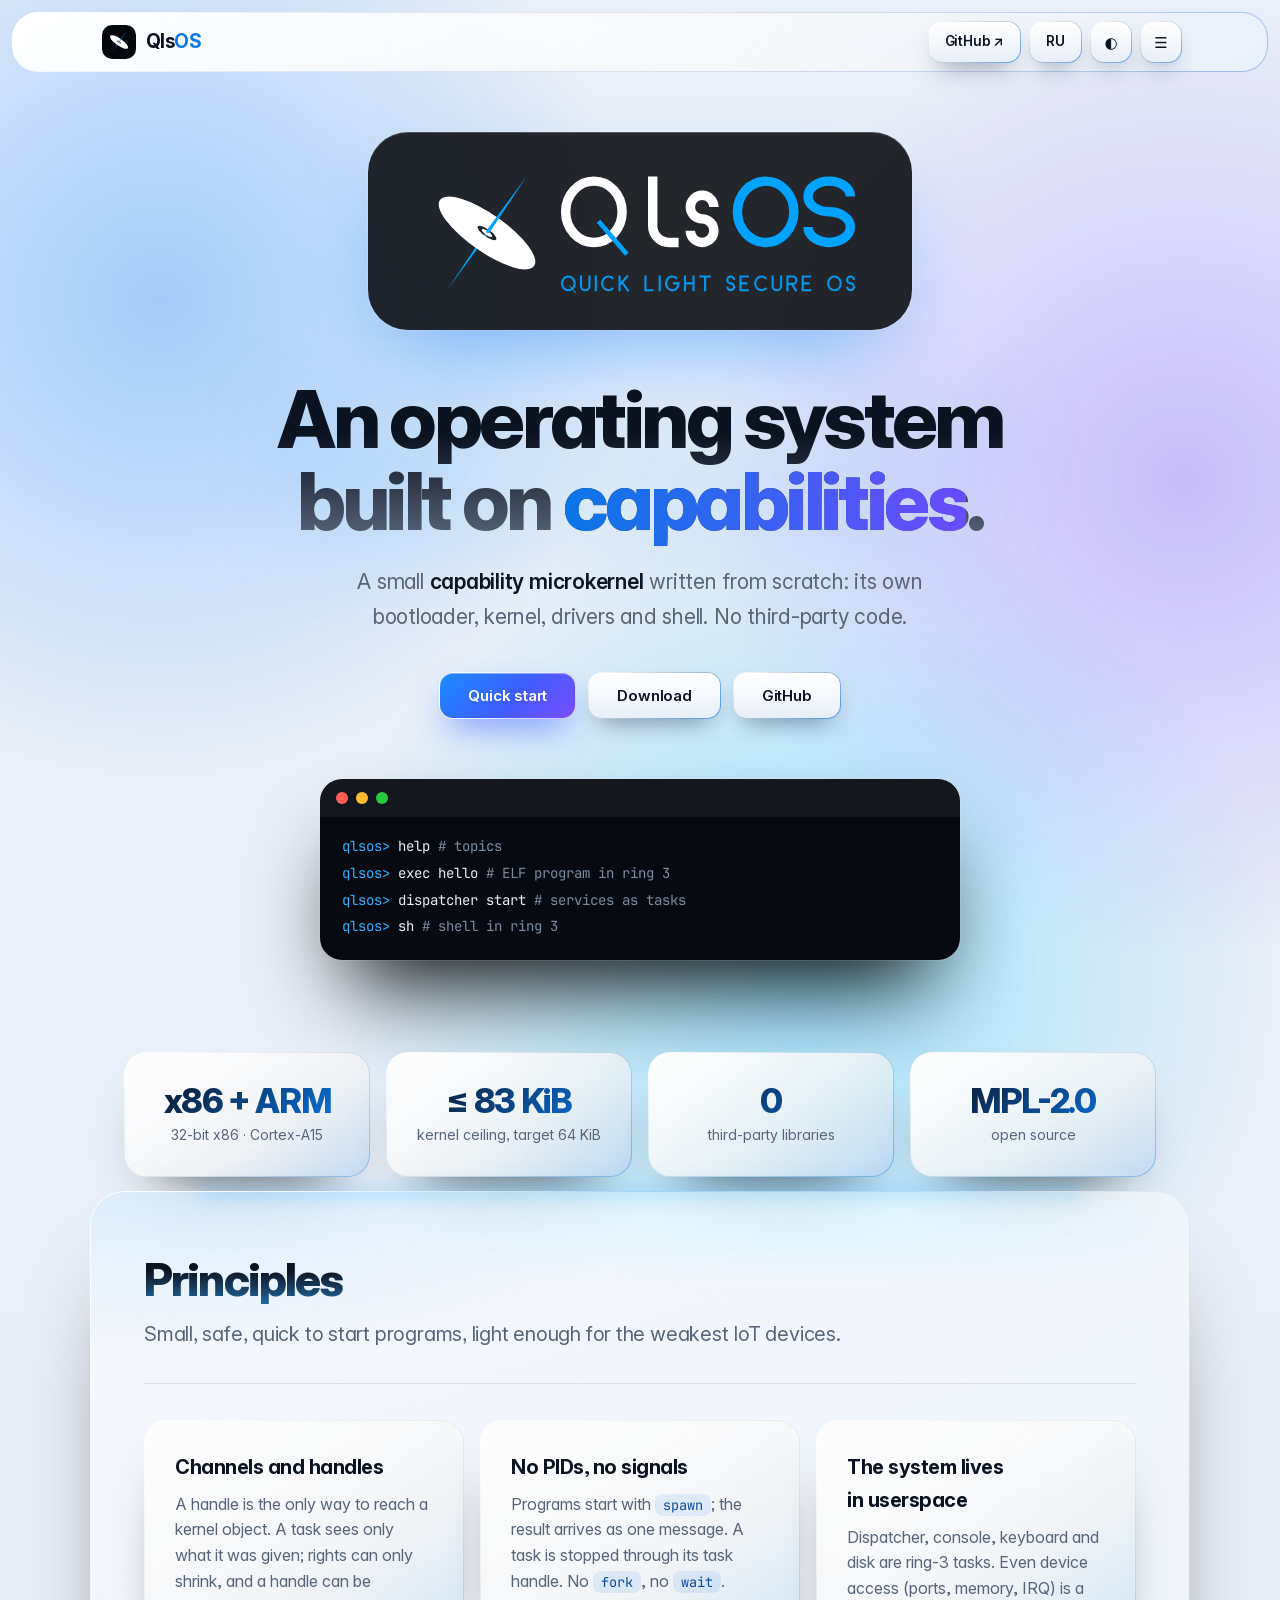
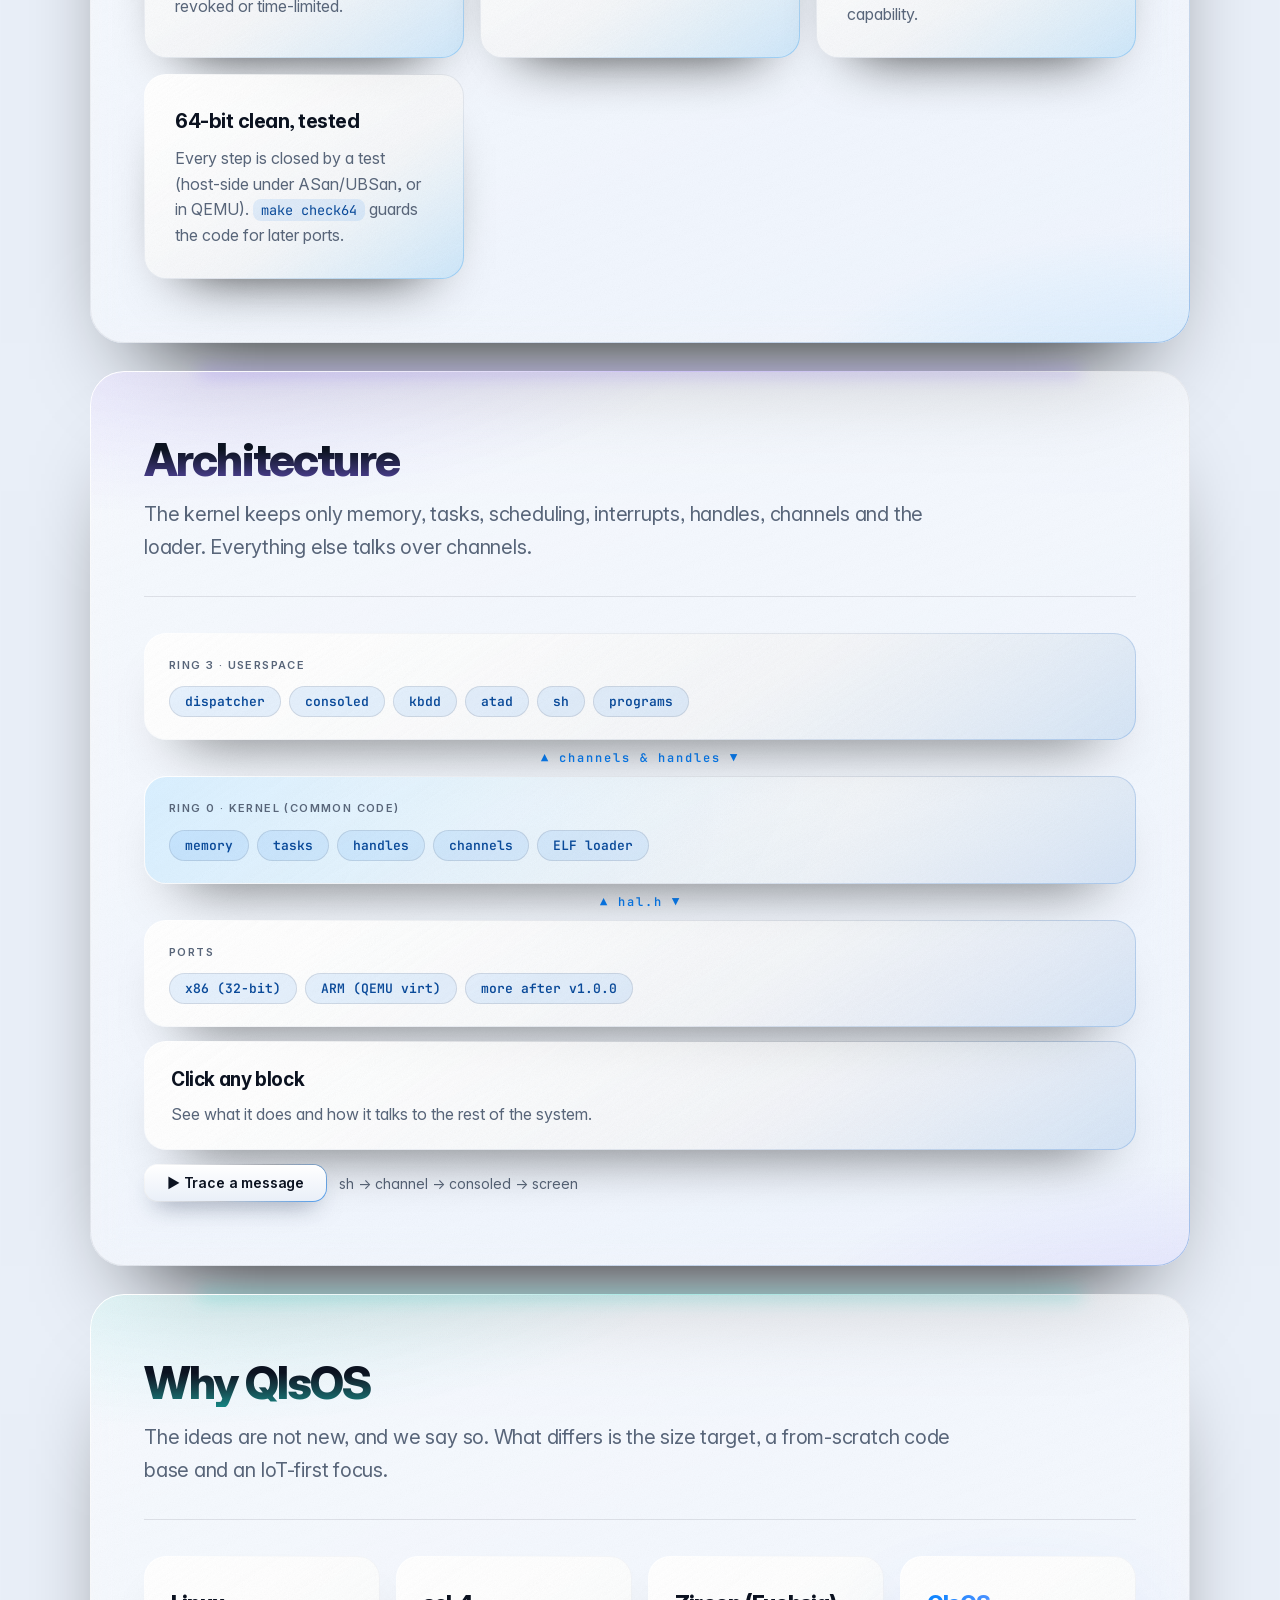
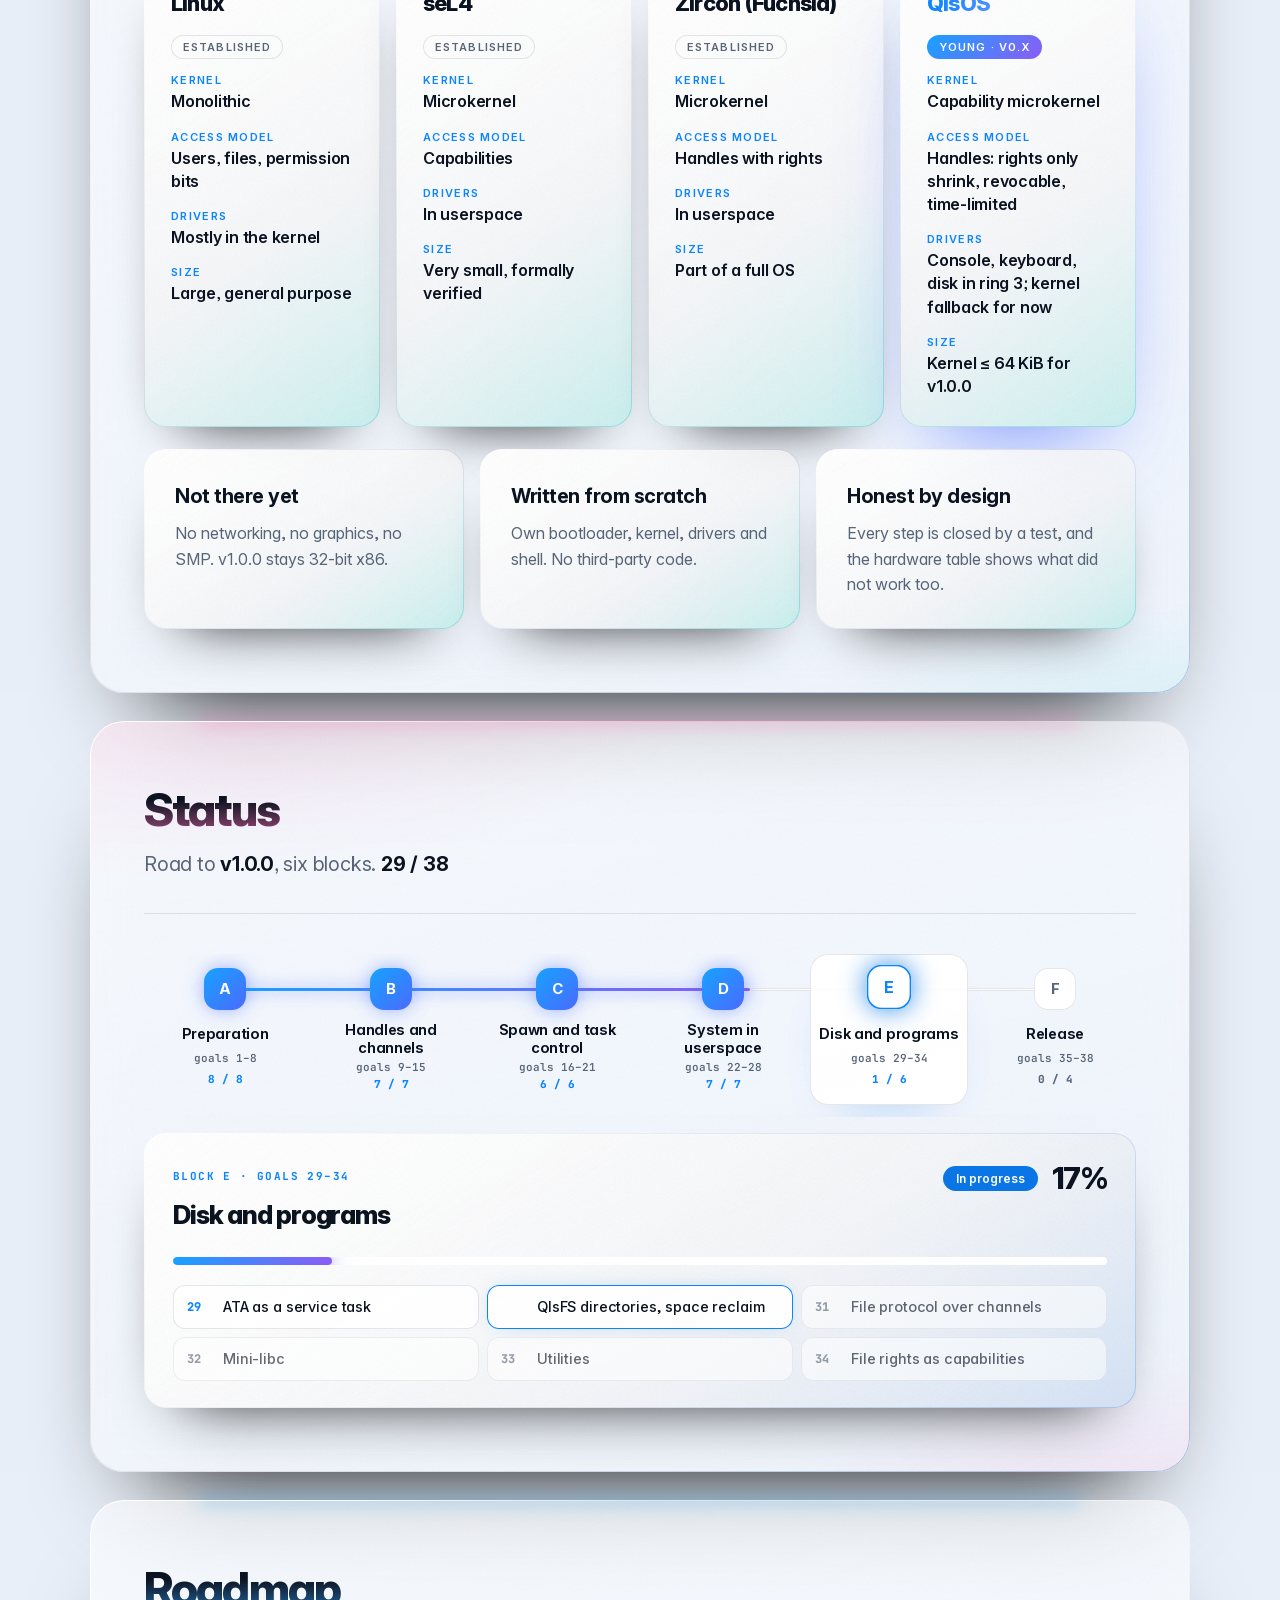
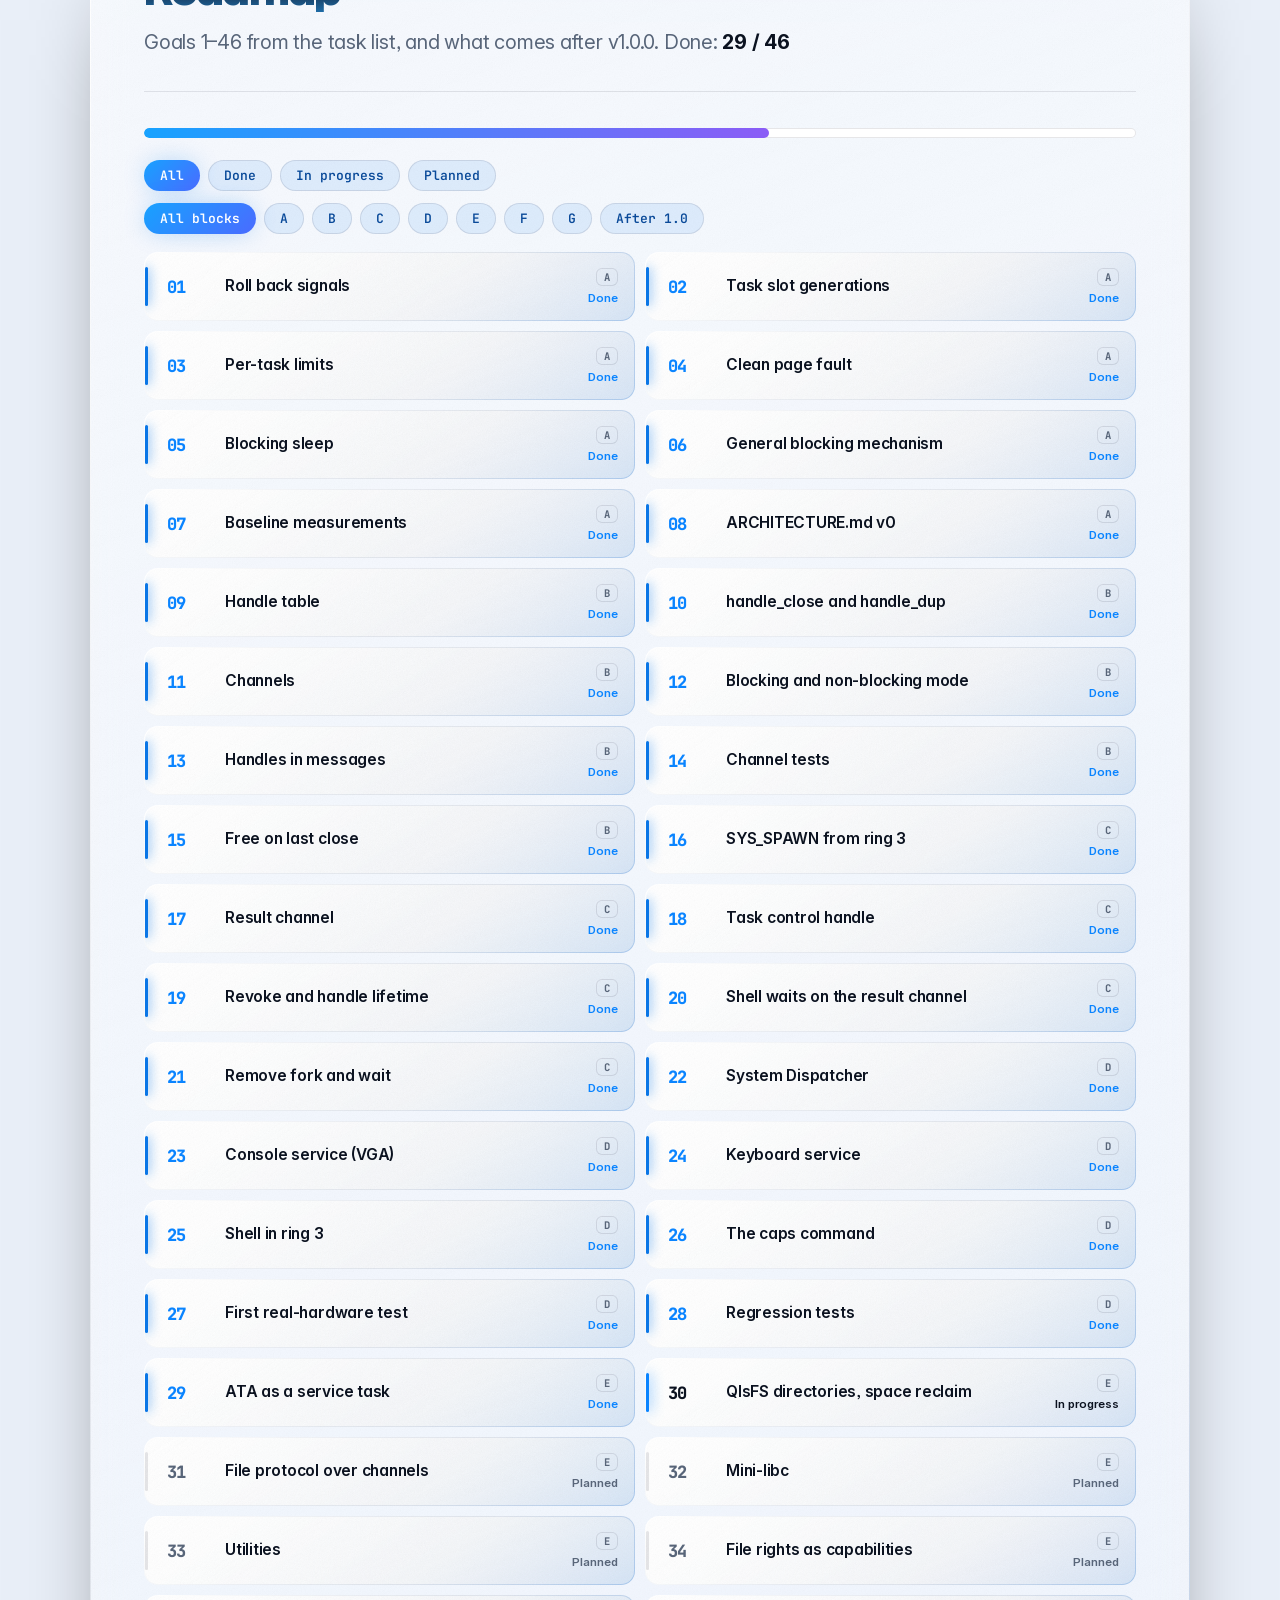
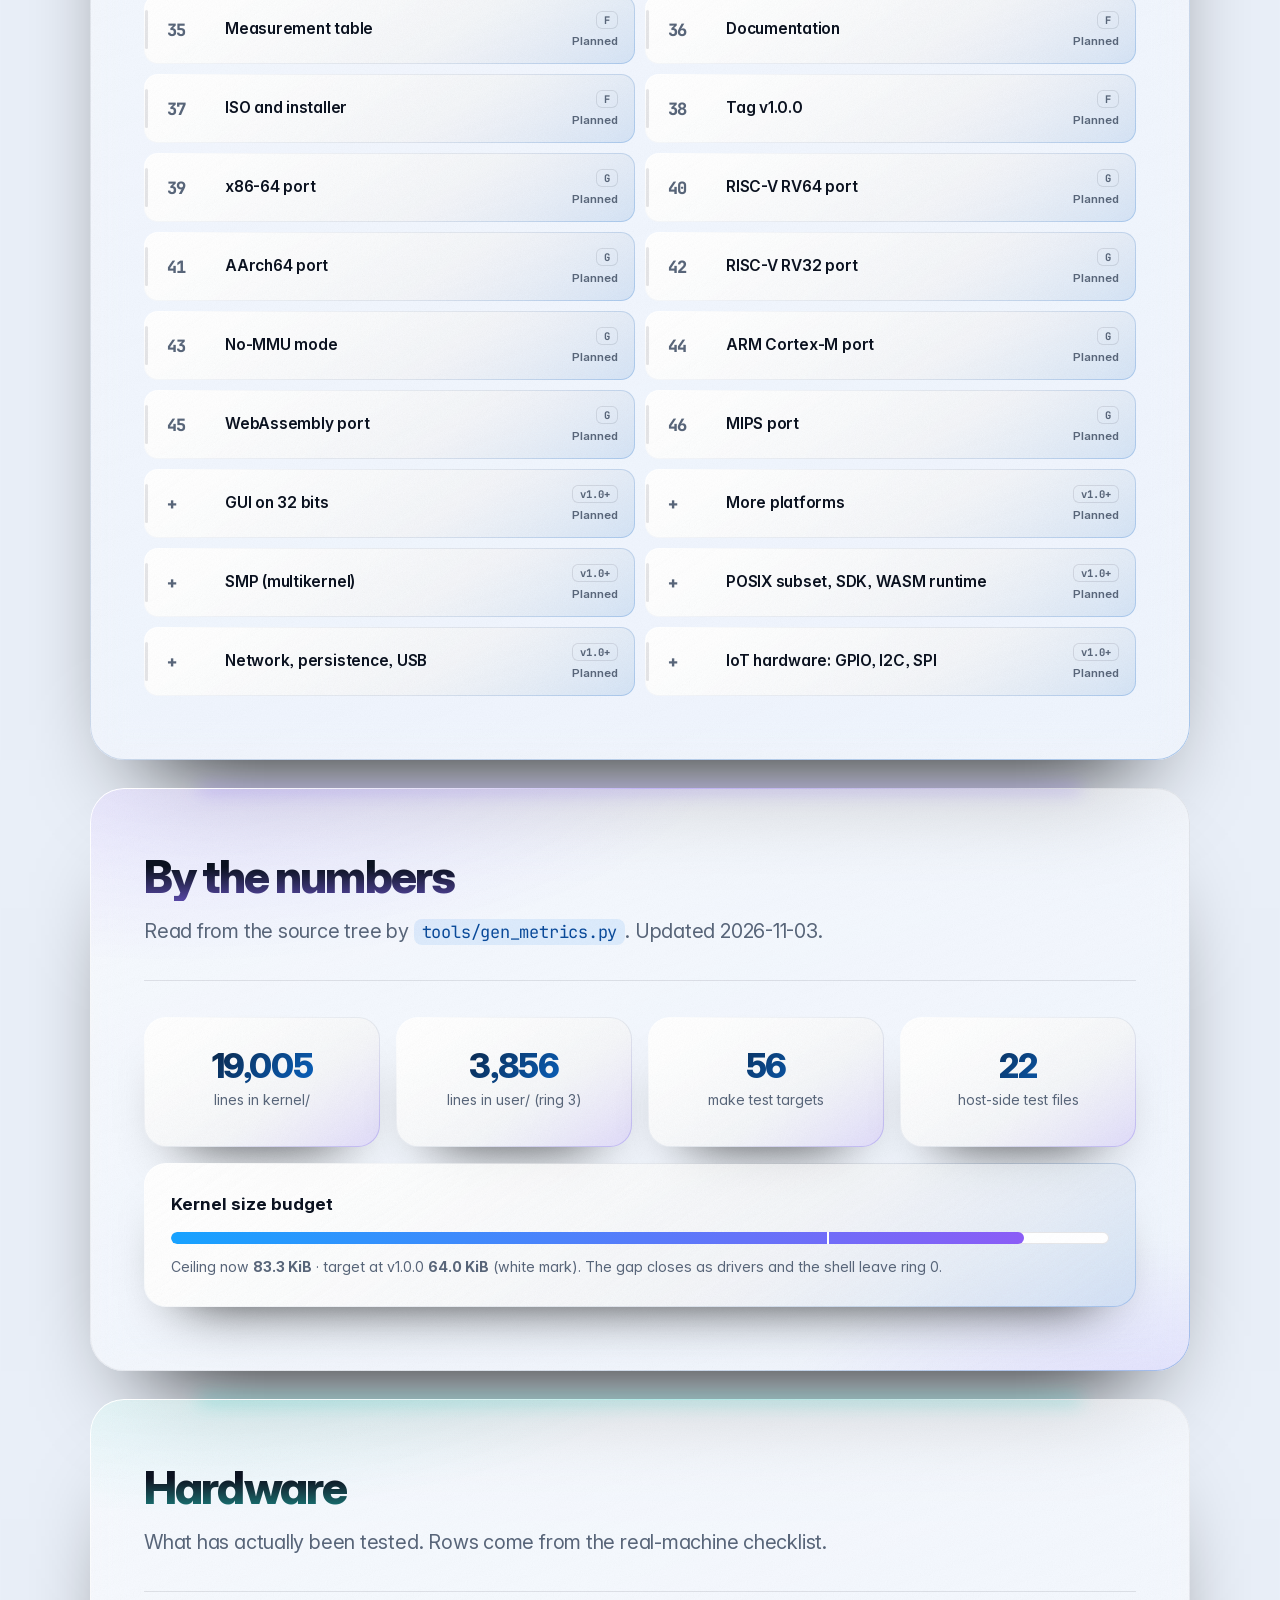
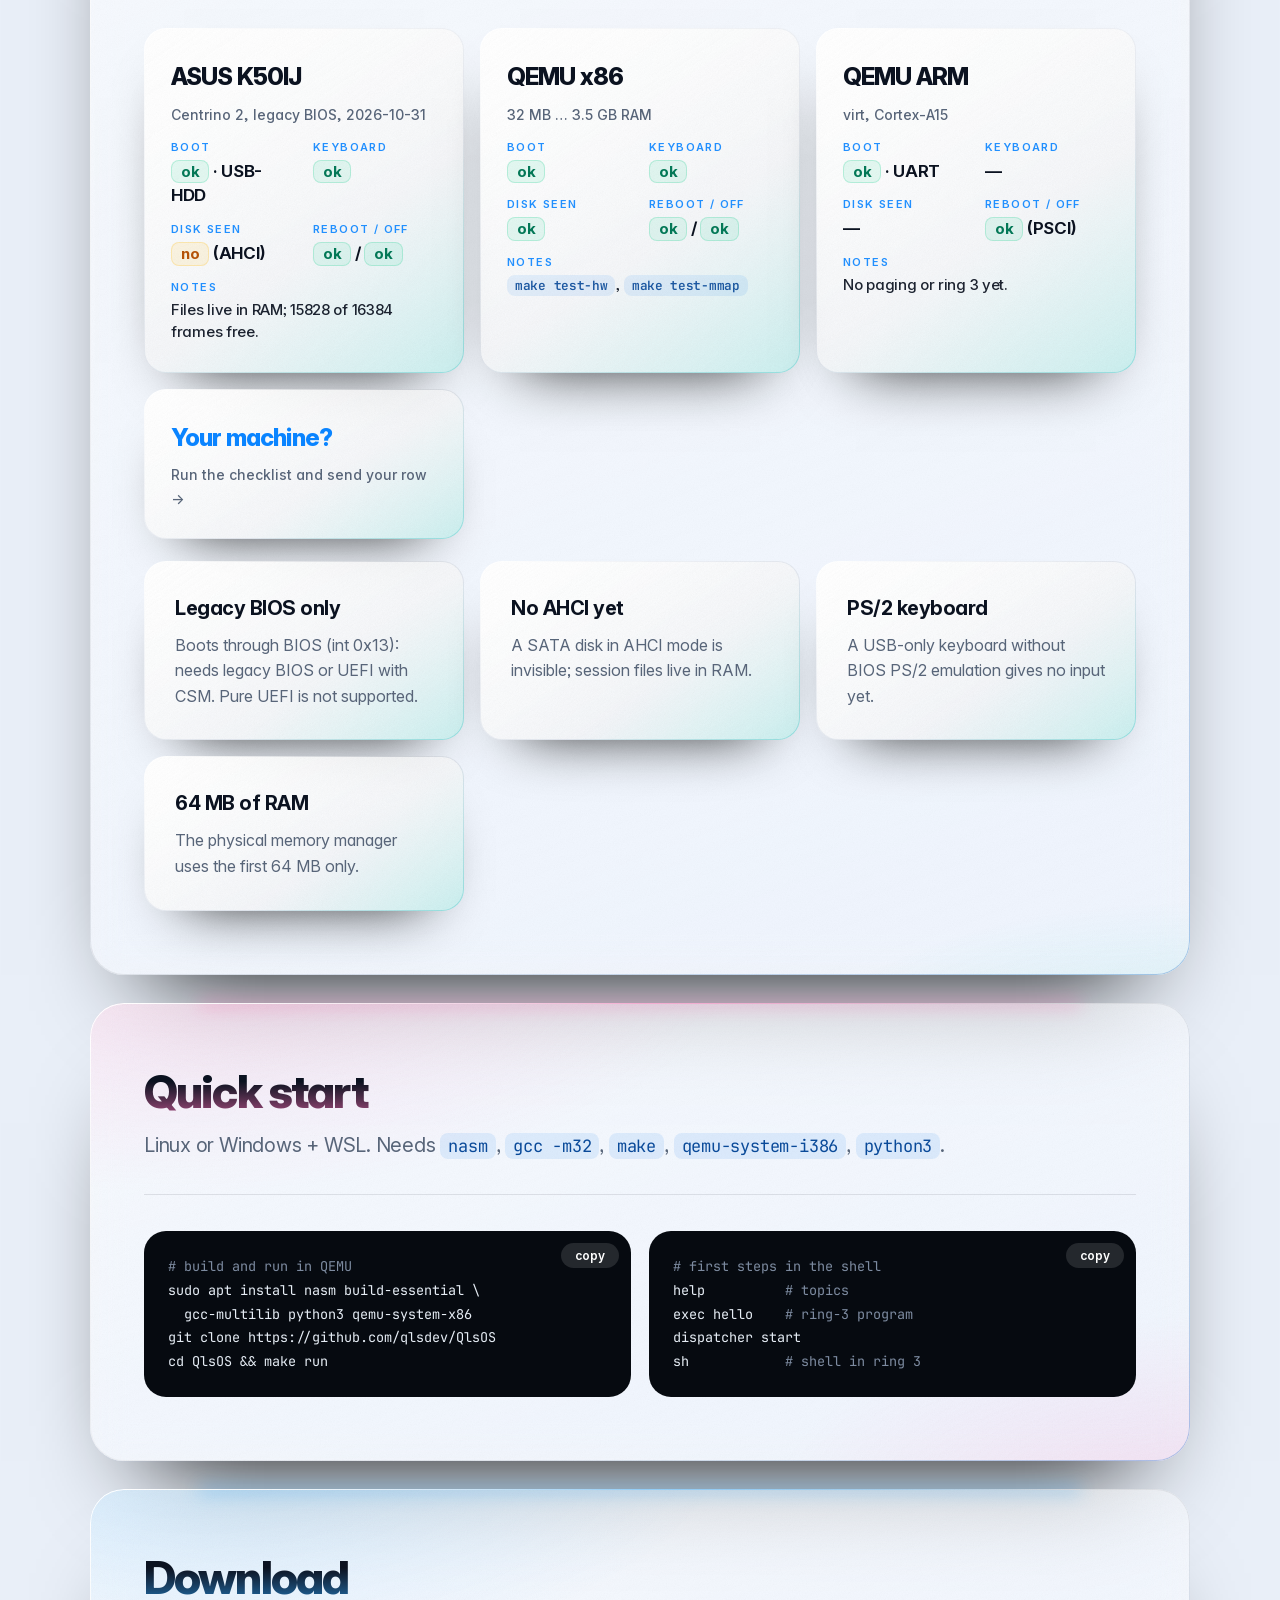
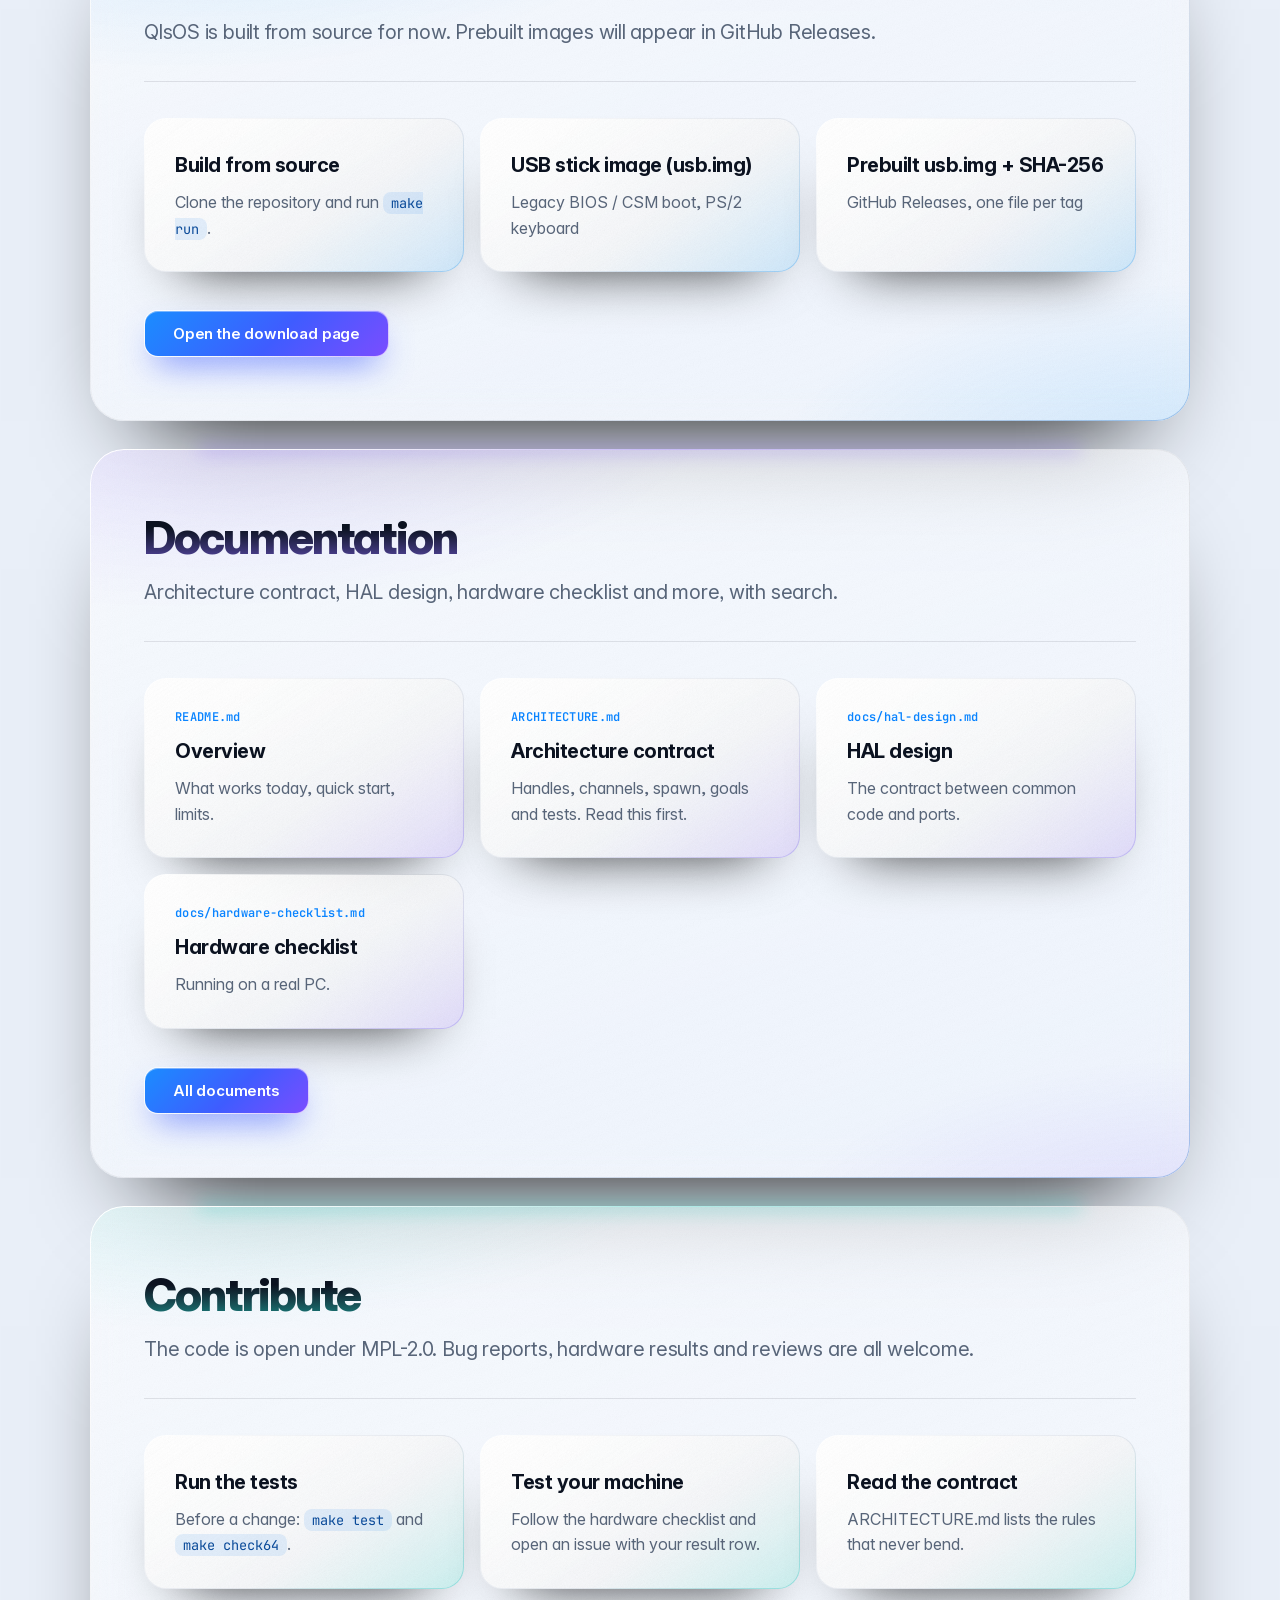
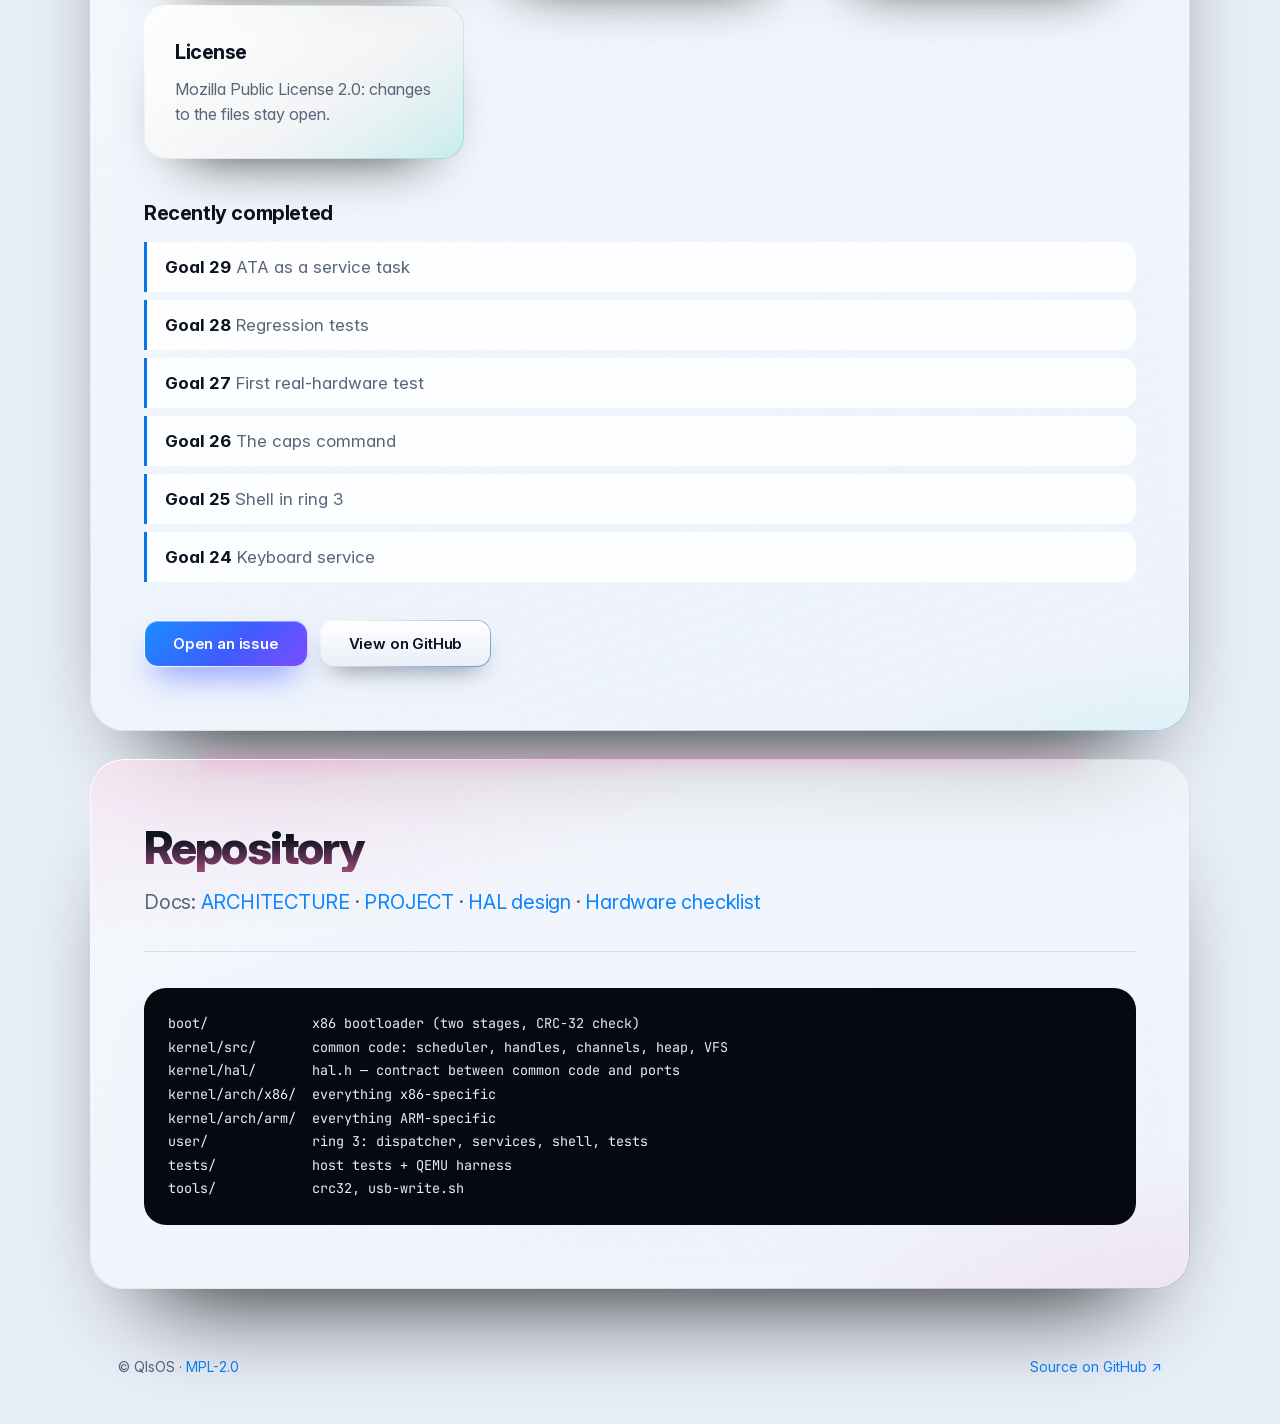
<file: index.html>
<!DOCTYPE html>
<html lang="en">
<head>
<meta charset="UTF-8">
<meta name="viewport" content="width=device-width,initial-scale=1">
<title>QlsOS — Quick Light Secure OS</title>
<meta name="description" content="QlsOS: a small capability microkernel written from scratch. Own bootloader, kernel, drivers and shell. x86 and ARM.">
<meta name="theme-color" content="#000000">
<meta property="og:title" content="QlsOS — Quick Light Secure OS">
<meta property="og:description" content="A small capability microkernel written from scratch.">
<link rel="canonical" href="https://qlsos.github.io/">
<meta property="og:type" content="website"><meta property="og:url" content="https://qlsos.github.io/"><meta property="og:image" content="https://qlsos.github.io/assets/img/og.png"><meta property="og:image:width" content="1200"><meta property="og:image:height" content="630">
<meta name="twitter:card" content="summary_large_image"><meta name="twitter:title" content="QlsOS — Quick Light Secure OS"><meta name="twitter:image" content="https://qlsos.github.io/assets/img/og.png">
<link rel="apple-touch-icon" href="assets/img/apple-touch-icon.png"><link rel="manifest" href="site.webmanifest">
<script type="application/ld+json">{"@context":"https://schema.org","@type":"SoftwareSourceCode","name":"QlsOS","description":"A small capability microkernel written from scratch.","codeRepository":"https://github.com/qlsdev/QlsOS","license":"https://www.mozilla.org/MPL/2.0/","url":"https://qlsos.github.io/"}</script>
<link rel="icon" type="image/svg+xml" href="assets/img/favicon.svg">
<link rel="stylesheet" href="assets/lasurpixel/lasurpixel.css"><link rel="stylesheet" href="assets/css/style.css">
<script src="assets/lasurpixel/lasurpixel.js"></script>
<script src="data/metrics.js"></script>
<script src="data/roadmap.js"></script>
<script src="data/site.js"></script>
<script src="data/docs-ru.js"></script>
<script src="assets/js/i18n.js" defer></script>
<script src="assets/js/main.js" defer></script>
</head>
<body>
<div class="bg"><i></i><i></i><i></i></div>
<header class="gl"><div class="wrap">
 <a class="brand" href="#top"><img src="assets/img/logo-mark.svg" alt=""><span class="bn">Qls<b>OS</b></span></a>
 <button id="menu" class="lp-ib" aria-label="Menu">☰</button>
 <nav>
  <a href="#principles">Principles</a><a href="#architecture">Architecture</a><a href="#why" data-ru="Почему">Why QlsOS</a><a href="#roadmap" data-ru="Карта">Roadmap</a><a href="#hardware" data-ru="Железо">Hardware</a><a href="#start" data-ru="Старт">Quick start</a><a href="#download">Download</a><a href="#docs" data-ru="Документы">Docs</a><a href="#contribute" data-ru="Вклад">Contribute</a>
 </nav>
 <div class="tl"><a class="lp-ib w" href="https://github.com/qlsdev/QlsOS">GitHub ↗</a><button id="lang" class="lp-ib w" aria-label="Language">RU</button><button id="theme" class="lp-ib" aria-label="Theme">◐</button></div>
</div></header>

<main id="top">
<div class="wrap hero">
 <div class="jets"></div>
 <div class="plate"><img class="m" src="assets/img/logo-mark.svg" alt=""><img class="w" src="assets/img/wordmark.svg" alt="QlsOS — Quick Light Secure OS"></div>
 <h1 class="lp-h1">An operating system built on <em>capabilities</em>.</h1>
 <p class="lead lp-sub">A small <b>capability microkernel</b> written from scratch: its own bootloader, kernel, drivers and shell. No third-party code.</p>
 <div class="btns">
  <a class="btn p" href="#start">Quick start</a>
  <a class="btn" href="#download">Download</a>
  <a class="btn" href="https://github.com/qlsdev/QlsOS">GitHub</a>
 </div>
 <div class="term"><div class="bar"><i></i><i></i><i></i></div><div class="b">
  <div><span class="p">qlsos&gt;</span> help <span class="c"># topics</span></div>
  <div><span class="p">qlsos&gt;</span> exec hello <span class="c"># ELF program in ring 3</span></div>
  <div><span class="p">qlsos&gt;</span> dispatcher start <span class="c"># services as tasks</span></div>
  <div><span class="p">qlsos&gt;</span> sh <span class="c"># shell in ring 3</span></div>
 </div></div>
</div>

<div class="wrap"><div class="stats">
 <div class="gl stat"><b>x86 + ARM</b><span>32-bit x86 · Cortex-A15</span></div>
 <div class="gl stat"><b data-m="kib">≤ 83 KiB</b><span>kernel ceiling, target 64 KiB</span></div>
 <div class="gl stat"><b>0</b><span>third-party libraries</span></div>
 <div class="gl stat"><b>MPL-2.0</b><span>open source</span></div>
</div></div>

<section id="principles"><div class="wrap">
 <h2>Principles</h2><p>Small, safe, quick to start programs, light enough for the weakest IoT devices.</p>
 <div class="grid">
  <div class="gl card"><h3>Channels and handles</h3><p>A handle is the only way to reach a kernel object. A task sees only what it was given; rights can only shrink, and a handle can be revoked or time-limited.</p></div>
  <div class="gl card"><h3>No PIDs, no signals</h3><p>Programs start with <code>spawn</code>; the result arrives as one message. A task is stopped through its task handle. No <code>fork</code>, no <code>wait</code>.</p></div>
  <div class="gl card"><h3>The system lives in userspace</h3><p>Dispatcher, console, keyboard and disk are ring-3 tasks. Even device access (ports, memory, IRQ) is a capability.</p></div>
  <div class="gl card"><h3>64-bit clean, tested</h3><p>Every step is closed by a test (host-side under ASan/UBSan, or in QEMU). <code>make check64</code> guards the code for later ports.</p></div>
 </div>
</div></section>

<section id="architecture"><div class="wrap">
 <h2>Architecture</h2><p>The kernel keeps only memory, tasks, scheduling, interrupts, handles, channels and the loader. Everything else talks over channels.</p>
 <div class="arch">
  <div class="gl layer"><small>ring 3 · userspace</small><div class="row"><button class="chip" data-k="dispatcher">dispatcher</button><button class="chip" data-k="consoled">consoled</button><button class="chip" data-k="kbdd">kbdd</button><button class="chip" data-k="atad">atad</button><button class="chip" data-k="sh">sh</button><button class="chip" data-k="programs">programs</button></div></div>
  <div class="chan">▲ channels &amp; handles ▼</div>
  <div class="gl layer k"><small>ring 0 · kernel (common code)</small><div class="row"><button class="chip" data-k="memory">memory</button><button class="chip" data-k="tasks">tasks</button><button class="chip" data-k="handles">handles</button><button class="chip" data-k="channels">channels</button><button class="chip" data-k="ELF loader">ELF loader</button></div></div>
  <div class="chan">▲ hal.h ▼</div>
  <div class="gl layer"><small>ports</small><div class="row"><button class="chip" data-k="x86 (32-bit)">x86 (32-bit)</button><button class="chip" data-k="ARM (QEMU virt)">ARM (QEMU virt)</button><button class="chip" data-k="more after v1.0.0">more after v1.0.0</button></div></div>
 </div>

 <div class="gl detail" id="detail"><h3>Click any block</h3><p>See what it does and how it talks to the rest of the system.</p></div>
 <div class="tools"><button class="btn" id="trace">▶ Trace a message</button><span id="tracetxt">sh → channel → consoled → screen</span></div>
 </div></section>

<section id="why"><div class="wrap">
 <h2 data-ru="Почему QlsOS">Why QlsOS</h2>
 <p data-ru="Идеи не новые, и мы этого не скрываем. Отличие — цель по размеру, код с нуля и упор на IoT.">The ideas are not new, and we say so. What differs is the size target, a from-scratch code base and an IoT-first focus.</p>
 <div class="oscards"><article class="gl oc"><h3>Linux</h3><span class="bd" data-ru="Устоявшееся">Established</span><dl><div><dt data-ru="Ядро">Kernel</dt><dd data-ru="Монолитное">Monolithic</dd></div><div><dt data-ru="Модель доступа">Access model</dt><dd data-ru="Пользователи, файлы, биты прав">Users, files, permission bits</dd></div><div><dt data-ru="Драйверы">Drivers</dt><dd data-ru="В основном в ядре">Mostly in the kernel</dd></div><div><dt data-ru="Размер">Size</dt><dd data-ru="Большое, универсальное">Large, general purpose</dd></div></dl></article><article class="gl oc"><h3>seL4</h3><span class="bd" data-ru="Устоявшееся">Established</span><dl><div><dt data-ru="Ядро">Kernel</dt><dd data-ru="Микроядро">Microkernel</dd></div><div><dt data-ru="Модель доступа">Access model</dt><dd data-ru="Capabilities">Capabilities</dd></div><div><dt data-ru="Драйверы">Drivers</dt><dd data-ru="В userspace">In userspace</dd></div><div><dt data-ru="Размер">Size</dt><dd data-ru="Очень маленькое, формально проверено">Very small, formally verified</dd></div></dl></article><article class="gl oc"><h3>Zircon (Fuchsia)</h3><span class="bd" data-ru="Устоявшееся">Established</span><dl><div><dt data-ru="Ядро">Kernel</dt><dd data-ru="Микроядро">Microkernel</dd></div><div><dt data-ru="Модель доступа">Access model</dt><dd data-ru="Handles с правами">Handles with rights</dd></div><div><dt data-ru="Драйверы">Drivers</dt><dd data-ru="В userspace">In userspace</dd></div><div><dt data-ru="Размер">Size</dt><dd data-ru="Часть полной ОС">Part of a full OS</dd></div></dl></article><article class="gl oc me"><h3>QlsOS</h3><span class="bd" data-ru="Молодое · v0.x">Young · v0.x</span><dl><div><dt data-ru="Ядро">Kernel</dt><dd data-ru="Capability-микроядро">Capability microkernel</dd></div><div><dt data-ru="Модель доступа">Access model</dt><dd data-ru="Handles: права только сужаются, отзыв, срок жизни">Handles: rights only shrink, revocable, time-limited</dd></div><div><dt data-ru="Драйверы">Drivers</dt><dd data-ru="Консоль, клавиатура, диск в ring 3; пока есть запасной драйвер в ядре">Console, keyboard, disk in ring 3; kernel fallback for now</dd></div><div><dt data-ru="Размер">Size</dt><dd data-ru="Ядро ≤ 64 KiB к v1.0.0">Kernel ≤ 64 KiB for v1.0.0</dd></div></dl></article></div>
 <div class="grid" style="margin-top:22px">
  <div class="gl card"><h3 data-ru="Пока нет">Not there yet</h3><p data-ru="Нет сети, графики и SMP. v1.0.0 остаётся 32-битным x86.">No networking, no graphics, no SMP. v1.0.0 stays 32-bit x86.</p></div>
  <div class="gl card"><h3 data-ru="Написано с нуля">Written from scratch</h3><p data-ru="Свой загрузчик, ядро, драйверы и шелл. Без чужого кода.">Own bootloader, kernel, drivers and shell. No third-party code.</p></div>
  <div class="gl card"><h3 data-ru="Честно">Honest by design</h3><p data-ru="Каждый шаг закрыт тестом, а таблица железа показывает и то, что не заработало.">Every step is closed by a test, and the hardware table shows what did not work too.</p></div>
 </div>
</div></section>

<section id="status"><div class="wrap">
 <h2>Status</h2>
 <p><span>Road to <b>v1.0.0</b>, six blocks.</span> <b id="stcount"></b></p>
 <div class="pipe" id="steps"></div>
</div></section>

<section id="roadmap"><div class="wrap">
 <h2 data-ru="Дорожная карта">Roadmap</h2>
 <p><span data-ru="Цели 1–46 из списка задач и то, что после v1.0.0. Выполнено:" >Goals 1–46 from the task list, and what comes after v1.0.0. Done:</span> <b id="rcount"></b></p>
 <div class="pg"><i id="rpg"></i></div>
 <div class="fl" id="rf1"></div><div class="fl" id="rf2"></div>
 <div class="rlist" id="rlist"></div>
</div></section>

<section id="metrics"><div class="wrap">
 <h2>By the numbers</h2><p><span>Read from the source tree by <code>tools/gen_metrics.py</code>.</span> <span id="mupd"></span></p>
 <div class="mgrid" id="mgrid"></div>
 <div class="gl bar2"><b>Kernel size budget</b><div class="t"><i id="bnow"></i><u id="btgt"></u></div><small id="btxt">Ceiling now vs. the 64 KiB target for v1.0.0 (the ceiling is an upper bound checked by <code>make ksize</code>).</small></div>
</div></section>

<section id="hardware"><div class="wrap">
 <h2 data-ru="Таблица железа">Hardware</h2>
 <p data-ru="Что проверено на самом деле. Строки добавляются по чек-листу запуска на реальной машине.">What has actually been tested. Rows come from the real-machine checklist.</p>
 <div class="hwcards" id="hwbody"></div>
 <div class="grid" style="margin-top:22px">
  <div class="gl card"><h3 data-ru="Нужен BIOS">Legacy BIOS only</h3><p data-ru="Загрузка через BIOS (int 0x13): нужен legacy BIOS или UEFI с CSM. Чистый UEFI не поддержан.">Boots through BIOS (int 0x13): needs legacy BIOS or UEFI with CSM. Pure UEFI is not supported.</p></div>
  <div class="gl card"><h3 data-ru="Нет AHCI">No AHCI yet</h3><p data-ru="SATA-диск в режиме AHCI невидим; файлы сессии лежат в RAM.">A SATA disk in AHCI mode is invisible; session files live in RAM.</p></div>
  <div class="gl card"><h3 data-ru="Только PS/2">PS/2 keyboard</h3><p data-ru="USB-клавиатура без PS/2-эмуляции в BIOS пока не даёт ввода.">A USB-only keyboard without BIOS PS/2 emulation gives no input yet.</p></div>
  <div class="gl card"><h3 data-ru="64 МБ памяти">64 MB of RAM</h3><p data-ru="Менеджер физической памяти использует только первые 64 МБ.">The physical memory manager uses the first 64 MB only.</p></div>
 </div>
</div></section>

<section id="start"><div class="wrap">
 <h2>Quick start</h2><p>Linux or Windows + WSL. Needs <code>nasm</code>, <code>gcc -m32</code>, <code>make</code>, <code>qemu-system-i386</code>, <code>python3</code>.</p>
 <div class="two">
<pre data-copy="sudo apt install nasm build-essential gcc-multilib python3 qemu-system-x86
git clone https://github.com/qlsdev/QlsOS && cd QlsOS
make run"><span class="c"># build and run in QEMU</span>
sudo apt install nasm build-essential \
  gcc-multilib python3 qemu-system-x86
git clone https://github.com/qlsdev/QlsOS
cd QlsOS &amp;&amp; make run</pre>
<pre data-copy="help
exec hello
dispatcher start
sh"><span class="c"># first steps in the shell</span>
help          <span class="c"># topics</span>
exec hello    <span class="c"># ring-3 program</span>
dispatcher start
sh            <span class="c"># shell in ring 3</span></pre>
 </div>
</div></section>

<section id="download"><div class="wrap">
 <h2>Download</h2><p>QlsOS is built from source for now. Prebuilt images will appear in GitHub Releases.</p>
 <div class="grid">
  <div class="gl card"><h3>Build from source</h3><p>Clone the repository and run <code>make run</code>.</p></div>
  <div class="gl card"><h3>USB stick image (usb.img)</h3><p>Legacy BIOS / CSM boot, PS/2 keyboard</p></div>
  <div class="gl card"><h3>Prebuilt usb.img + SHA-256</h3><p>GitHub Releases, one file per tag</p></div>
 </div>
 <div class="btns" style="justify-content:flex-start"><a class="btn p" href="download/index.html">Open the download page</a></div>
</div></section>

<section id="docs"><div class="wrap">
 <h2>Documentation</h2><p>Architecture contract, HAL design, hardware checklist and more, with search.</p>
 <div class="grid"><a class="gl card" href="docs/readme.html"><small>README.md</small><h3>Overview</h3><p>What works today, quick start, limits.</p></a><a class="gl card" href="docs/contract.html"><small>ARCHITECTURE.md</small><h3>Architecture contract</h3><p>Handles, channels, spawn, goals and tests. Read this first.</p></a><a class="gl card" href="docs/hal-design.html"><small>docs/hal-design.md</small><h3>HAL design</h3><p>The contract between common code and ports.</p></a><a class="gl card" href="docs/hardware-checklist.html"><small>docs/hardware-checklist.md</small><h3>Hardware checklist</h3><p>Running on a real PC.</p></a></div>
 <div class="btns" style="justify-content:flex-start"><a class="btn p" href="docs/index.html">All documents</a></div>
</div></section>

<section id="contribute"><div class="wrap">
 <h2 data-ru="Участвовать">Contribute</h2>
 <p data-ru="Код открыт по MPL-2.0. Баг-репорты, результаты на железе и ревью — всё приветствуется.">The code is open under MPL-2.0. Bug reports, hardware results and reviews are all welcome.</p>
 <div class="grid">
  <div class="gl card"><h3 data-ru="Запустите тесты">Run the tests</h3><p data-ru="Перед правкой: make test и make check64.">Before a change: <code>make test</code> and <code>make check64</code>.</p></div>
  <div class="gl card"><h3 data-ru="Проверьте свою машину">Test your machine</h3><p data-ru="Пройдите чек-лист железа и откройте issue со своей строкой результата.">Follow the hardware checklist and open an issue with your result row.</p></div>
  <div class="gl card"><h3 data-ru="Прочтите контракт">Read the contract</h3><p data-ru="ARCHITECTURE.md описывает правила, которые не гнутся.">ARCHITECTURE.md lists the rules that never bend.</p></div>
  <div class="gl card"><h3 data-ru="Лицензия">License</h3><p data-ru="Mozilla Public License 2.0: правки файлов остаются открытыми.">Mozilla Public License 2.0: changes to the files stay open.</p></div>
 </div>
 <h3 class="sub" data-ru="Недавно закрыто">Recently completed</h3>
 <ul class="devlog" id="devlog"></ul>
 <div class="btns" style="justify-content:flex-start"><a class="btn p" href="https://github.com/qlsdev/QlsOS/issues" data-ru="Открыть issue">Open an issue</a><a class="btn" href="https://github.com/qlsdev/QlsOS" data-ru="Смотреть на GitHub">View on GitHub</a></div>
</div></section>

<section id="repo"><div class="wrap">
 <h2>Repository</h2><p>Docs: <a href="https://github.com/qlsdev/QlsOS/blob/HEAD/ARCHITECTURE.md">ARCHITECTURE</a> · <a href="https://github.com/qlsdev/QlsOS/blob/HEAD/PROJECT.md">PROJECT</a> · <a href="https://github.com/qlsdev/QlsOS/blob/HEAD/docs/hal-design.md">HAL design</a> · <a href="https://github.com/qlsdev/QlsOS/blob/HEAD/docs/hardware-checklist.md">Hardware checklist</a></p>
<pre>boot/             x86 bootloader (two stages, CRC-32 check)
kernel/src/       common code: scheduler, handles, channels, heap, VFS
kernel/hal/       hal.h — contract between common code and ports
kernel/arch/x86/  everything x86-specific
kernel/arch/arm/  everything ARM-specific
user/             ring 3: dispatcher, services, shell, tests
tests/            host tests + QEMU harness
tools/            crc32, usb-write.sh</pre>
</div></section>
</main>

<footer><div class="wrap"><span>© QlsOS · <a href="https://github.com/qlsdev/QlsOS#MPL-2.0-1-ov-file">MPL-2.0</a></span><span><a href="https://github.com/qlsdev/QlsOS">Source on GitHub ↗</a></span></div></footer>
</body>
</html>
</file>
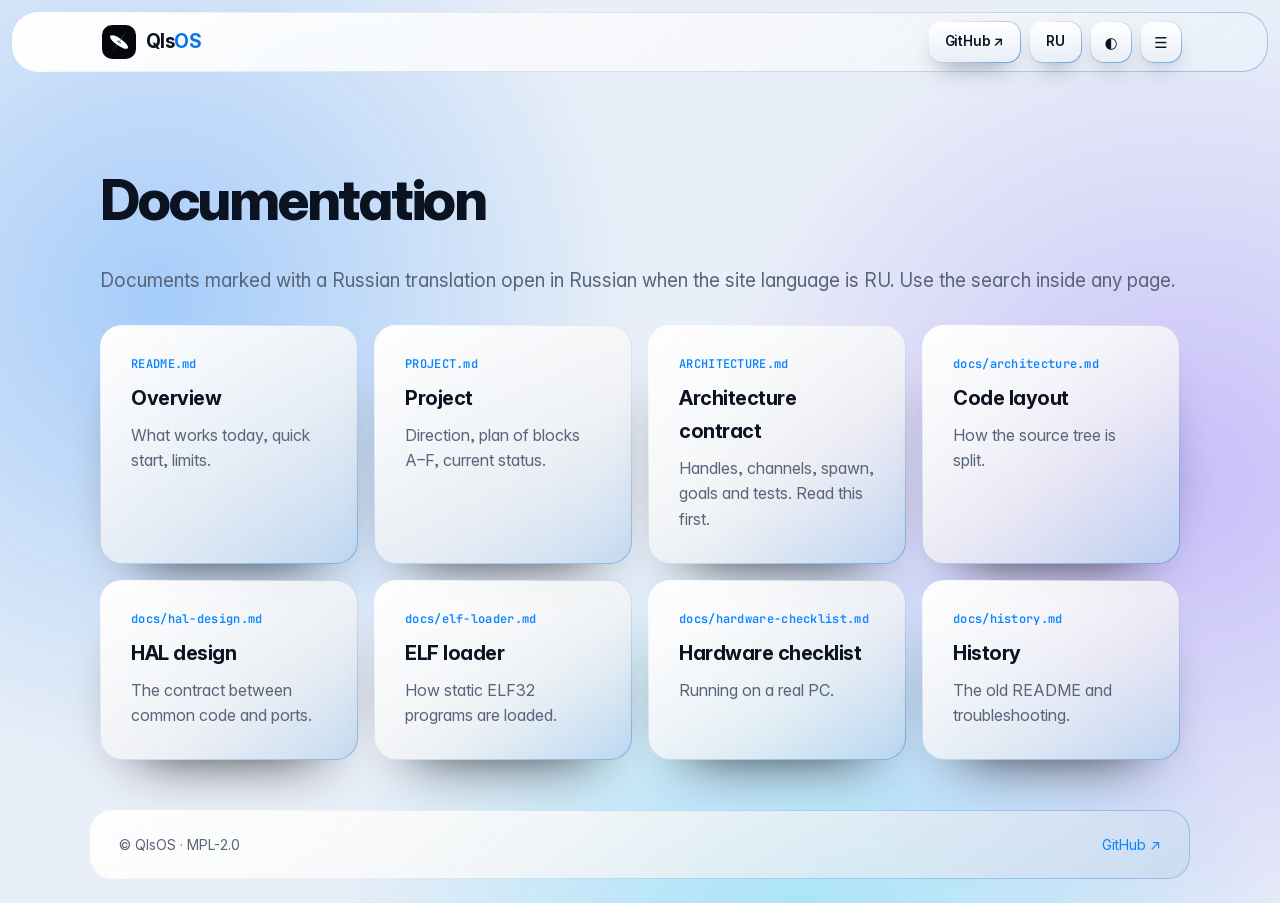
<file: docs/index.html>
<!DOCTYPE html>
<html lang="en"><head><meta charset="UTF-8"><meta name="viewport" content="width=device-width,initial-scale=1"><title>Documentation — QlsOS</title>
<meta name="description" content="QlsOS documentation: Documentation"><link rel="canonical" href="https://qlsos.github.io/docs/index.html"><meta property="og:image" content="https://qlsos.github.io/assets/img/og.png">
<link rel="icon" type="image/svg+xml" href="../assets/img/favicon.svg"><link rel="stylesheet" href="../assets/lasurpixel/lasurpixel.css"><link rel="stylesheet" href="../assets/css/style.css"><script src="../assets/lasurpixel/lasurpixel.js"></script>
<script src="../data/docs-ru.js"></script><script>(function(){try{var l=localStorage.getItem('l')}catch(e){}l=l||((navigator.language||'').toLowerCase().indexOf('ru')==0?'ru':'en');var m=location.pathname.match(/\/docs\/(ru\/)?([a-z-]+)\.html$/);if(!m)return;var r=!!m[1],s=m[2],a=window.QLS_RU_DOCS||[];if(l==='ru'&&!r&&a.indexOf(s)>-1)location.replace('ru/'+s+'.html'+location.hash);else if(l!=='ru'&&r)location.replace('../'+s+'.html'+location.hash)})();</script>
<script src="search.js"></script><script src="../assets/js/i18n.js" defer></script><script src="../assets/js/main.js" defer></script></head>
<body><div class="bg"><i></i><i></i><i></i></div><header class="gl"><div class="wrap">
 <a class="brand" href="../index.html#top"><img src="../assets/img/logo-mark.svg" alt=""><span class="bn">Qls<b>OS</b></span></a>
 <button id="menu" class="lp-ib" aria-label="Menu">☰</button>
 <nav>
  <a href="../index.html#principles">Principles</a><a href="../index.html#architecture">Architecture</a><a href="../index.html#why" data-ru="Почему">Why QlsOS</a><a href="../index.html#roadmap" data-ru="Карта">Roadmap</a><a href="../index.html#hardware" data-ru="Железо">Hardware</a><a href="../index.html#start" data-ru="Старт">Quick start</a><a href="../index.html#download">Download</a><a class="on" href="index.html" data-ru="Документы">Docs</a><a href="../index.html#contribute" data-ru="Вклад">Contribute</a>
 </nav>
 <div class="tl"><a class="lp-ib w" href="https://github.com/qlsdev/QlsOS">GitHub ↗</a><button id="lang" class="lp-ib w" aria-label="Language">RU</button><button id="theme" class="lp-ib" aria-label="Theme">◐</button></div>
</div></header>
<main><div class="wrap page"><h1>Documentation</h1><p class="note" style="color:var(--dim);font-size:19px">Documents marked with a Russian translation open in Russian when the site language is RU. Use the search inside any page.</p><div class="grid" style="margin-top:28px"><a class="gl card" href="readme.html"><small>README.md</small><h3>Overview</h3><p>What works today, quick start, limits.</p></a><a class="gl card" href="project.html"><small>PROJECT.md</small><h3>Project</h3><p>Direction, plan of blocks A–F, current status.</p></a><a class="gl card" href="contract.html"><small>ARCHITECTURE.md</small><h3>Architecture contract</h3><p>Handles, channels, spawn, goals and tests. Read this first.</p></a><a class="gl card" href="code-layout.html"><small>docs/architecture.md</small><h3>Code layout</h3><p>How the source tree is split.</p></a><a class="gl card" href="hal-design.html"><small>docs/hal-design.md</small><h3>HAL design</h3><p>The contract between common code and ports.</p></a><a class="gl card" href="elf-loader.html"><small>docs/elf-loader.md</small><h3>ELF loader</h3><p>How static ELF32 programs are loaded.</p></a><a class="gl card" href="hardware-checklist.html"><small>docs/hardware-checklist.md</small><h3>Hardware checklist</h3><p>Running on a real PC.</p></a><a class="gl card" href="history.html"><small>docs/history.md</small><h3>History</h3><p>The old README and troubleshooting.</p></a></div></div></main>
<footer class="gl"><div class="wrap"><span>© QlsOS · MPL-2.0</span><span><a href="https://github.com/qlsdev/QlsOS">GitHub ↗</a></span></div></footer></body></html>
</file>
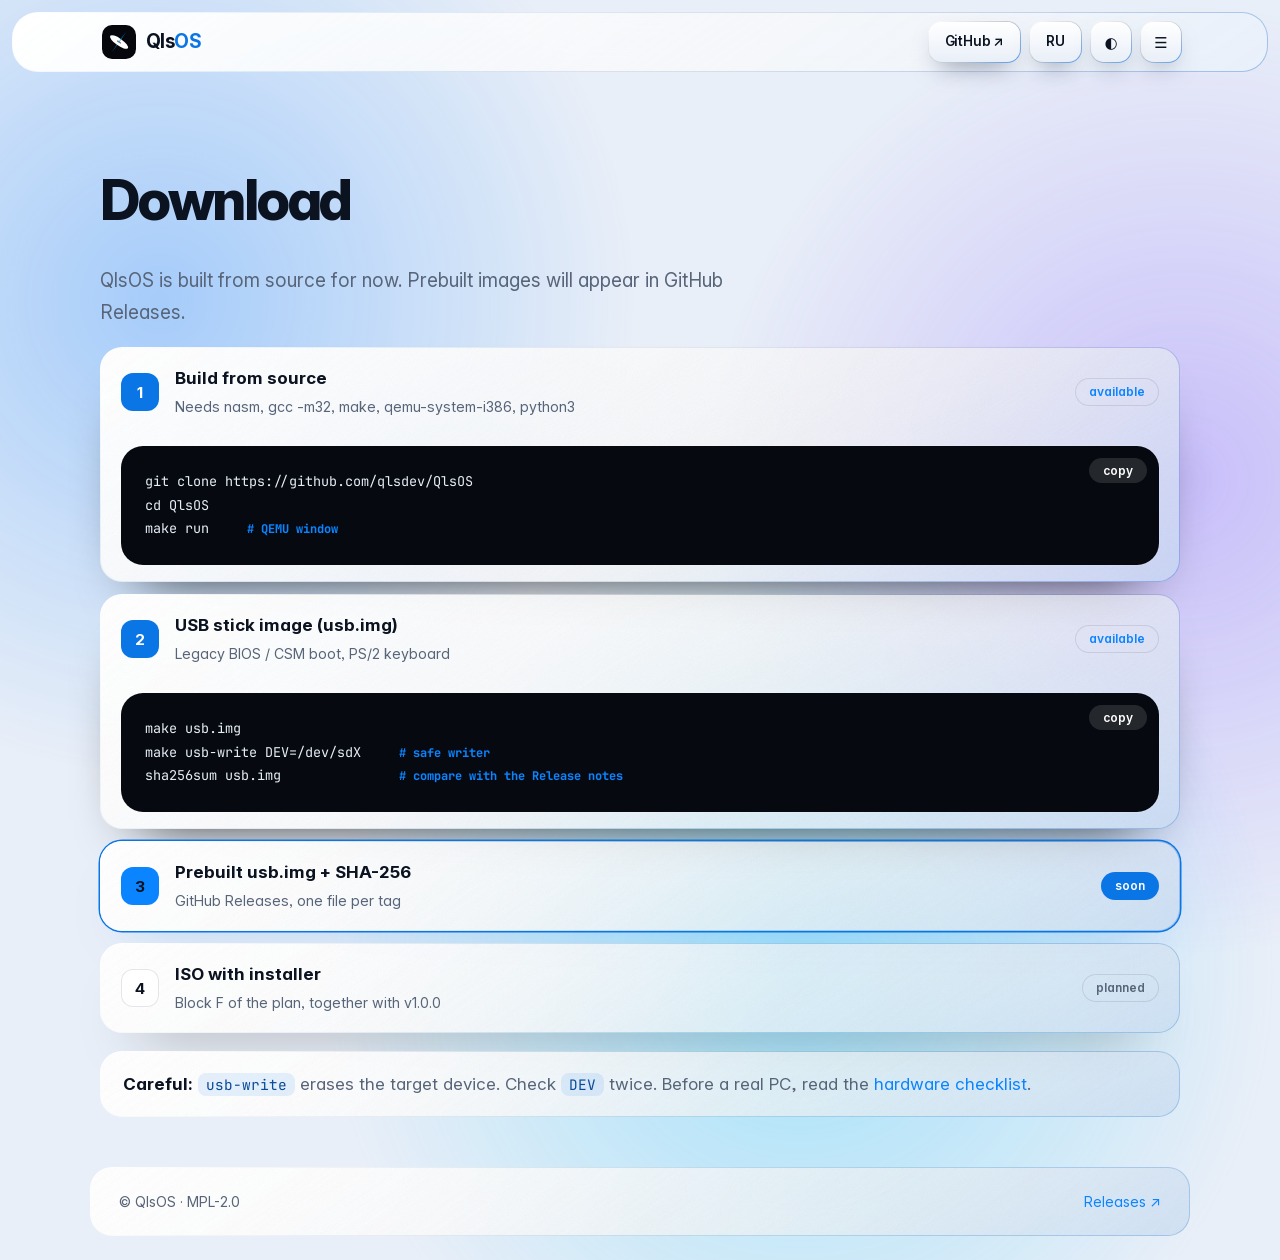
<file: download/index.html>
<!DOCTYPE html>
<html lang="en">
<head>
<meta charset="UTF-8">
<meta name="viewport" content="width=device-width,initial-scale=1">
<title>Download — QlsOS</title>
<meta name="description" content="QlsOS: a small capability microkernel written from scratch. Own bootloader, kernel, drivers and shell. x86 and ARM.">
<meta name="theme-color" content="#000000">
<meta property="og:title" content="QlsOS — Quick Light Secure OS">
<meta property="og:description" content="A small capability microkernel written from scratch.">
<link rel="canonical" href="https://qlsos.github.io/download/"><meta property="og:image" content="https://qlsos.github.io/assets/img/og.png"><meta name="twitter:card" content="summary_large_image">
<link rel="icon" type="image/svg+xml" href="../assets/img/favicon.svg">
<link rel="stylesheet" href="../assets/lasurpixel/lasurpixel.css"><link rel="stylesheet" href="../assets/css/style.css">
<script src="../assets/lasurpixel/lasurpixel.js"></script>
<script src="../assets/js/i18n.js" defer></script>
<script src="../assets/js/main.js" defer></script>
</head>
<body>
<div class="bg"><i></i><i></i><i></i></div>
<header class="gl"><div class="wrap">
 <a class="brand" href="../index.html#top"><img src="../assets/img/logo-mark.svg" alt=""><span class="bn">Qls<b>OS</b></span></a>
 <button id="menu" class="lp-ib" aria-label="Menu">☰</button>
 <nav>
  <a href="../index.html#principles">Principles</a><a href="../index.html#architecture">Architecture</a><a href="../index.html#why" data-ru="Почему">Why QlsOS</a><a href="../index.html#roadmap" data-ru="Карта">Roadmap</a><a href="../index.html#hardware" data-ru="Железо">Hardware</a><a href="../index.html#start" data-ru="Старт">Quick start</a><a class="on" href="index.html">Download</a><a href="../index.html#docs" data-ru="Документы">Docs</a><a href="../index.html#contribute" data-ru="Вклад">Contribute</a>
 </nav>
 <div class="tl"><a class="lp-ib w" href="https://github.com/qlsdev/QlsOS">GitHub ↗</a><button id="lang" class="lp-ib w" aria-label="Language">RU</button><button id="theme" class="lp-ib" aria-label="Theme">◐</button></div>
</div></header>

<main><div class="wrap page"><h1>Download</h1><p style="color:var(--dim);font-size:19px;max-width:700px">QlsOS is built from source for now. Prebuilt images will appear in GitHub Releases.</p>
<div class="dl">
 <div class="gl step done"><em>1</em><div><b>Build from source</b><small>Needs nasm, gcc -m32, make, qemu-system-i386, python3</small></div><span>available</span>
  <pre style="width:100%;margin-top:10px" data-copy="git clone https://github.com/qlsdev/QlsOS
cd QlsOS
make run">git clone https://github.com/qlsdev/QlsOS
cd QlsOS
make run   <span class="c"># QEMU window</span></pre></div>
 <div class="gl step done"><em>2</em><div><b>USB stick image (usb.img)</b><small>Legacy BIOS / CSM boot, PS/2 keyboard</small></div><span>available</span>
  <pre style="width:100%;margin-top:10px" data-copy="make usb.img
make usb-write DEV=/dev/sdX
sha256sum usb.img">make usb.img
make usb-write DEV=/dev/sdX   <span class="c"># safe writer</span>
sha256sum usb.img             <span class="c"># compare with the Release notes</span></pre></div>
 <div class="gl step now"><em>3</em><div><b>Prebuilt usb.img + SHA-256</b><small>GitHub Releases, one file per tag</small></div><span>soon</span></div>
 <div class="gl step"><em>4</em><div><b>ISO with installer</b><small>Block F of the plan, together with v1.0.0</small></div><span>planned</span></div>
</div>
<div class="gl warn"><b>Careful:</b> <code>usb-write</code> erases the target device. Check <code>DEV</code> twice. Before a real PC, read the <a href="https://github.com/qlsdev/QlsOS/blob/HEAD/docs/hardware-checklist.md">hardware checklist</a>.</div>
</div></main>
<footer class="gl"><div class="wrap"><span>© QlsOS · MPL-2.0</span><span><a href="https://github.com/qlsdev/QlsOS/releases">Releases ↗</a></span></div></footer>
</body></html>
</file>
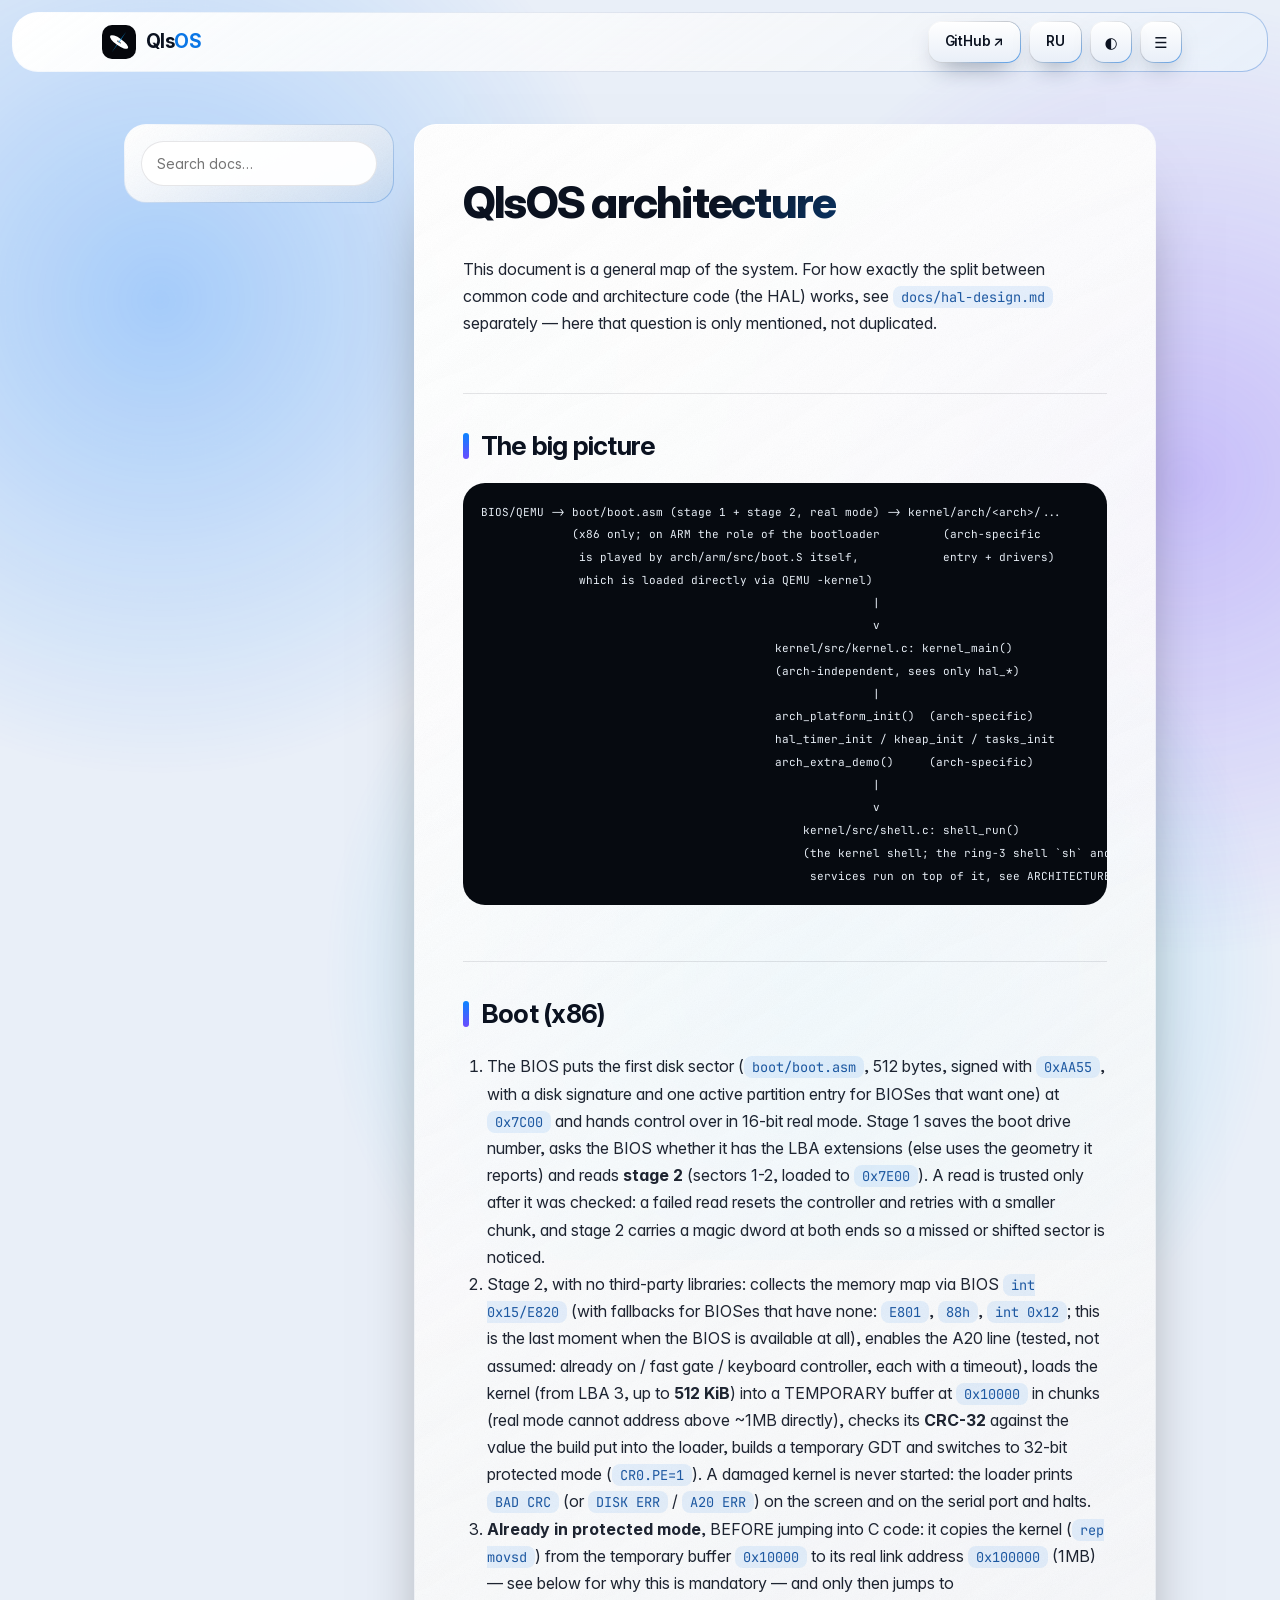
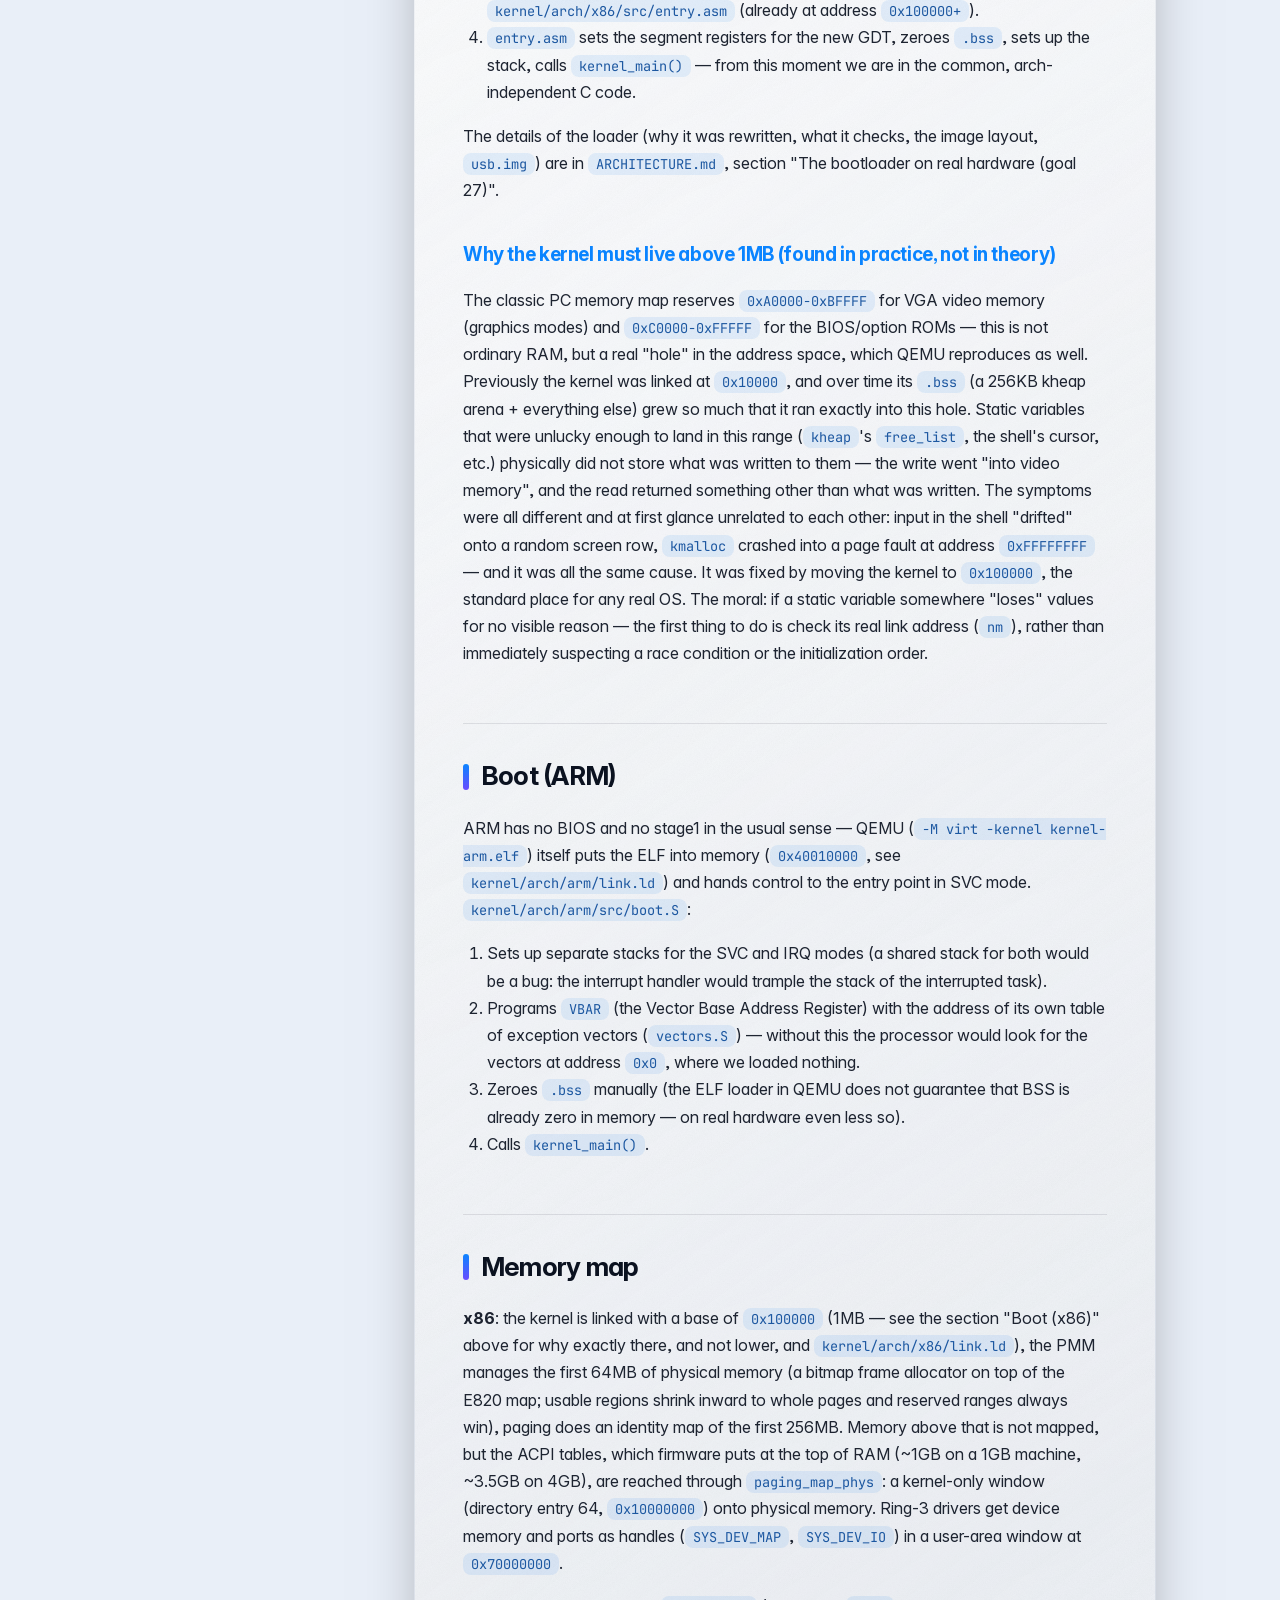
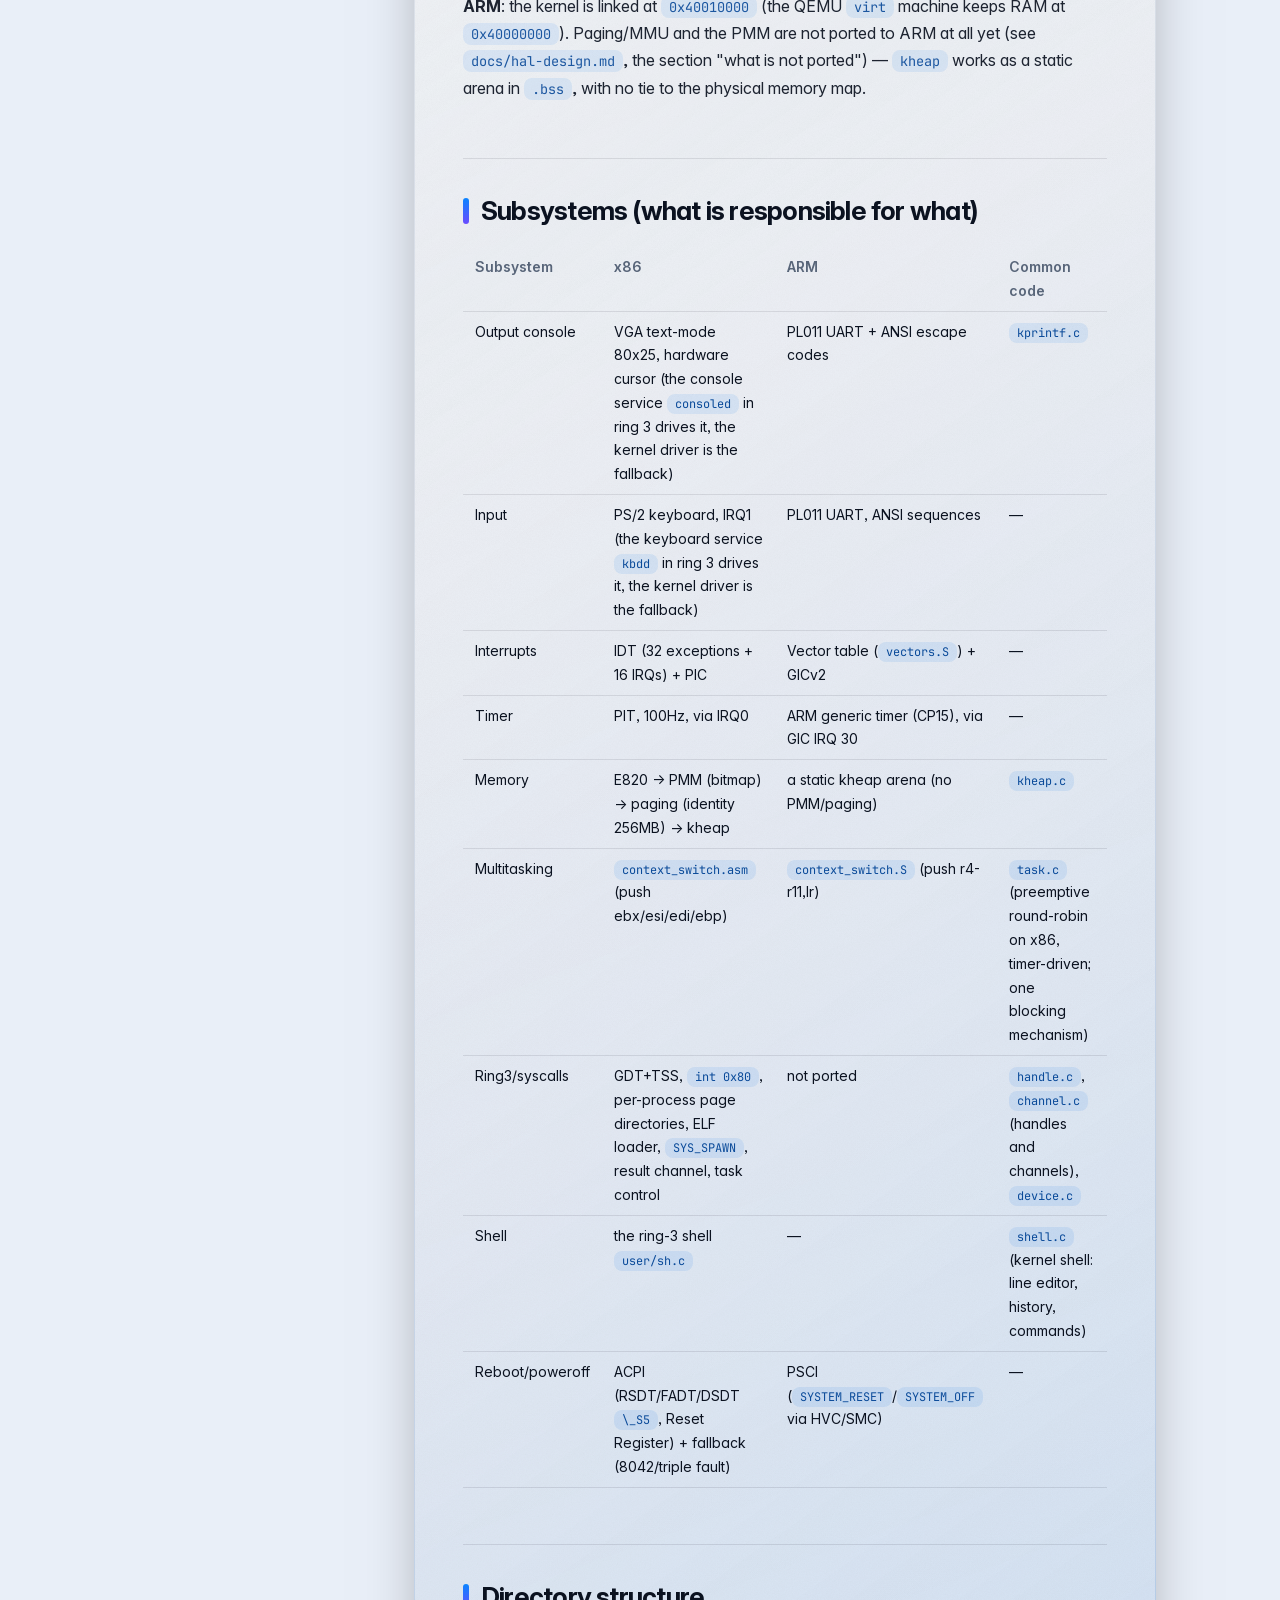
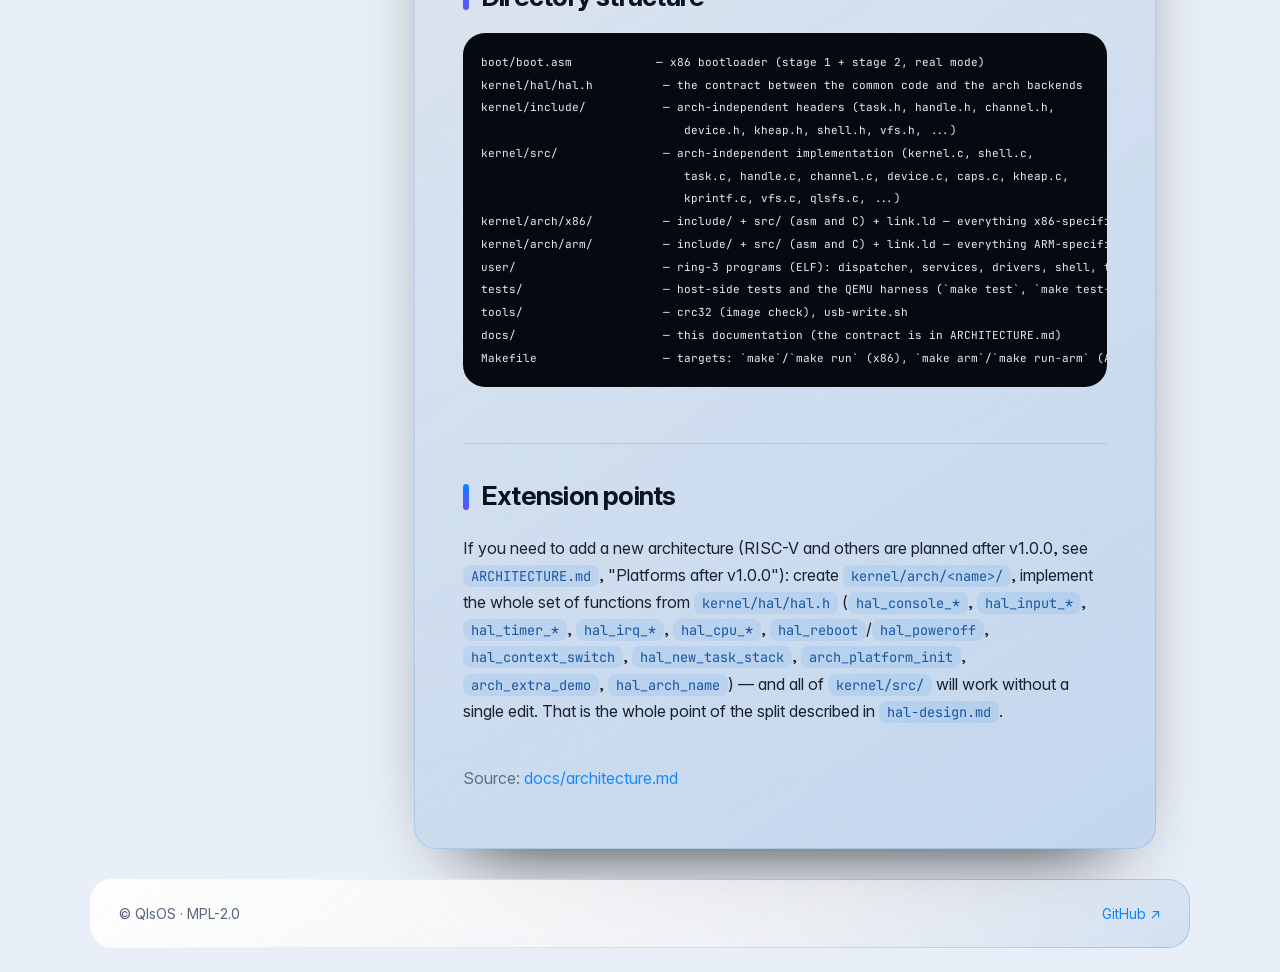
<file: docs/code-layout.html>
<!DOCTYPE html>
<html lang="en"><head><meta charset="UTF-8"><meta name="viewport" content="width=device-width,initial-scale=1"><title>Code layout — QlsOS</title>
<meta name="description" content="QlsOS documentation: Code layout"><link rel="canonical" href="https://qlsos.github.io/docs/code-layout.html"><meta property="og:image" content="https://qlsos.github.io/assets/img/og.png">
<link rel="icon" type="image/svg+xml" href="../assets/img/favicon.svg"><link rel="stylesheet" href="../assets/lasurpixel/lasurpixel.css"><link rel="stylesheet" href="../assets/css/style.css"><script src="../assets/lasurpixel/lasurpixel.js"></script>
<script src="../data/docs-ru.js"></script><script>(function(){try{var l=localStorage.getItem('l')}catch(e){}l=l||((navigator.language||'').toLowerCase().indexOf('ru')==0?'ru':'en');var m=location.pathname.match(/\/docs\/(ru\/)?([a-z-]+)\.html$/);if(!m)return;var r=!!m[1],s=m[2],a=window.QLS_RU_DOCS||[];if(l==='ru'&&!r&&a.indexOf(s)>-1)location.replace('ru/'+s+'.html'+location.hash);else if(l!=='ru'&&r)location.replace('../'+s+'.html'+location.hash)})();</script>
<script src="search.js"></script><script src="../assets/js/i18n.js" defer></script><script src="../assets/js/main.js" defer></script></head>
<body><div class="bg"><i></i><i></i><i></i></div><header class="gl"><div class="wrap">
 <a class="brand" href="../index.html#top"><img src="../assets/img/logo-mark.svg" alt=""><span class="bn">Qls<b>OS</b></span></a>
 <button id="menu" class="lp-ib" aria-label="Menu">☰</button>
 <nav>
  <a href="../index.html#principles">Principles</a><a href="../index.html#architecture">Architecture</a><a href="../index.html#why" data-ru="Почему">Why QlsOS</a><a href="../index.html#roadmap" data-ru="Карта">Roadmap</a><a href="../index.html#hardware" data-ru="Железо">Hardware</a><a href="../index.html#start" data-ru="Старт">Quick start</a><a href="../index.html#download">Download</a><a class="on" href="index.html" data-ru="Документы">Docs</a><a href="../index.html#contribute" data-ru="Вклад">Contribute</a>
 </nav>
 <div class="tl"><a class="lp-ib w" href="https://github.com/qlsdev/QlsOS">GitHub ↗</a><button id="lang" class="lp-ib w" aria-label="Language">RU</button><button id="theme" class="lp-ib" aria-label="Theme">◐</button></div>
</div></header>
<main><div class="wrap dgrid"><aside class="side gl"><input id="dq" type="search" placeholder="Search docs…" autocomplete="off"><div id="dres"></div><nav class="dn"><a class="" href="readme.html">Overview</a><a class="" href="project.html">Project</a><a class="" href="contract.html">Architecture contract</a><a class="on" href="code-layout.html">Code layout</a><div class="toc"><a href="#the-big-picture">The big picture</a><a href="#boot-x86">Boot (x86)</a><a href="#boot-arm">Boot (ARM)</a><a href="#memory-map">Memory map</a><a href="#subsystems-what-is-responsible-for-what">Subsystems (what is responsible for what)</a><a href="#directory-structure">Directory structure</a><a href="#extension-points">Extension points</a></div><a class="" href="hal-design.html">HAL design</a><a class="" href="elf-loader.html">ELF loader</a><a class="" href="hardware-checklist.html">Hardware checklist</a><a class="" href="history.html">History</a></nav></aside><article class="doc gl"><h1 id="qlsos-architecture">QlsOS architecture</h1>
<p>This document is a general map of the system. For how exactly the split between common code and architecture code (the HAL) works, see <code>docs/hal-design.md</code> separately — here that question is only mentioned, not duplicated.</p>
<h2 id="the-big-picture">The big picture</h2>
<pre><code>BIOS/QEMU -&gt; boot/boot.asm (stage 1 + stage 2, real mode) -&gt; kernel/arch/&lt;arch&gt;/...
             (x86 only; on ARM the role of the bootloader         (arch-specific
              is played by arch/arm/src/boot.S itself,            entry + drivers)
              which is loaded directly via QEMU -kernel)
                                                        |
                                                        v
                                          kernel/src/kernel.c: kernel_main()
                                          (arch-independent, sees only hal_*)
                                                        |
                                          arch_platform_init()  (arch-specific)
                                          hal_timer_init / kheap_init / tasks_init
                                          arch_extra_demo()     (arch-specific)
                                                        |
                                                        v
                                              kernel/src/shell.c: shell_run()
                                              (the kernel shell; the ring-3 shell `sh` and the
                                               services run on top of it, see ARCHITECTURE.md)</code></pre>
<h2 id="boot-x86">Boot (x86)</h2>
<ol><li>The BIOS puts the first disk sector (<code>boot/boot.asm</code>, 512 bytes, signed with <code>0xAA55</code>, with a disk signature and one active partition entry for BIOSes that want one) at <code>0x7C00</code> and hands control over in 16-bit real mode. Stage 1 saves the boot drive number, asks the BIOS whether it has the LBA extensions (else uses the geometry it reports) and reads <strong>stage 2</strong> (sectors 1-2, loaded to <code>0x7E00</code>). A read is trusted only after it was checked: a failed read resets the controller and retries with a smaller chunk, and stage 2 carries a magic dword at both ends so a missed or shifted sector is noticed.</li><li>Stage 2, with no third-party libraries: collects the memory map via BIOS <code>int 0x15/E820</code> (with fallbacks for BIOSes that have none: <code>E801</code>, <code>88h</code>, <code>int 0x12</code>; this is the last moment when the BIOS is available at all), enables the A20 line (tested, not assumed: already on / fast gate / keyboard controller, each with a timeout), loads the kernel (from LBA 3, up to <strong>512 KiB</strong>) into a TEMPORARY buffer at <code>0x10000</code> in chunks (real mode cannot address above ~1MB directly), checks its <strong>CRC-32</strong> against the value the build put into the loader, builds a temporary GDT and switches to 32-bit protected mode (<code>CR0.PE=1</code>). A damaged kernel is never started: the loader prints <code>BAD CRC</code> (or <code>DISK ERR</code> / <code>A20 ERR</code>) on the screen and on the serial port and halts.</li><li><strong>Already in protected mode</strong>, BEFORE jumping into C code: it copies the kernel (<code>rep movsd</code>) from the temporary buffer <code>0x10000</code> to its real link address <code>0x100000</code> (1MB) — see below for why this is mandatory — and only then jumps to <code>kernel/arch/x86/src/entry.asm</code> (already at address <code>0x100000+</code>).</li><li><code>entry.asm</code> sets the segment registers for the new GDT, zeroes <code>.bss</code>, sets up the stack, calls <code>kernel_main()</code> — from this moment we are in the common, arch-independent C code.</li></ol>
<p>The details of the loader (why it was rewritten, what it checks, the image layout, <code>usb.img</code>) are in <code>ARCHITECTURE.md</code>, section "The bootloader on real hardware (goal 27)".</p>
<h3 id="why-the-kernel-must-live-above-1mb-found-in-practice-not-in-theory">Why the kernel must live above 1MB (found in practice, not in theory)</h3>
<p>The classic PC memory map reserves <code>0xA0000-0xBFFFF</code> for VGA video memory (graphics modes) and <code>0xC0000-0xFFFFF</code> for the BIOS/option ROMs — this is not ordinary RAM, but a real "hole" in the address space, which QEMU reproduces as well. Previously the kernel was linked at <code>0x10000</code>, and over time its <code>.bss</code> (a 256KB kheap arena + everything else) grew so much that it ran exactly into this hole. Static variables that were unlucky enough to land in this range (<code>kheap</code>'s <code>free_list</code>, the shell's cursor, etc.) physically did not store what was written to them — the write went "into video memory", and the read returned something other than what was written. The symptoms were all different and at first glance unrelated to each other: input in the shell "drifted" onto a random screen row, <code>kmalloc</code> crashed into a page fault at address <code>0xFFFFFFFF</code> — and it was all the same cause. It was fixed by moving the kernel to <code>0x100000</code>, the standard place for any real OS. The moral: if a static variable somewhere "loses" values for no visible reason — the first thing to do is check its real link address (<code>nm</code>), rather than immediately suspecting a race condition or the initialization order.</p>
<h2 id="boot-arm">Boot (ARM)</h2>
<p>ARM has no BIOS and no stage1 in the usual sense — QEMU (<code>-M virt -kernel kernel-arm.elf</code>) itself puts the ELF into memory (<code>0x40010000</code>, see <code>kernel/arch/arm/link.ld</code>) and hands control to the entry point in SVC mode. <code>kernel/arch/arm/src/boot.S</code>:</p>
<ol><li>Sets up separate stacks for the SVC and IRQ modes (a shared stack for both would be a bug: the interrupt handler would trample the stack of the interrupted task).</li><li>Programs <code>VBAR</code> (the Vector Base Address Register) with the address of its own table of exception vectors (<code>vectors.S</code>) — without this the processor would look for the vectors at address <code>0x0</code>, where we loaded nothing.</li><li>Zeroes <code>.bss</code> manually (the ELF loader in QEMU does not guarantee that BSS is already zero in memory — on real hardware even less so).</li><li>Calls <code>kernel_main()</code>.</li></ol>
<h2 id="memory-map">Memory map</h2>
<p><strong>x86</strong>: the kernel is linked with a base of <code>0x100000</code> (1MB — see the section "Boot (x86)" above for why exactly there, and not lower, and <code>kernel/arch/x86/link.ld</code>), the PMM manages the first 64MB of physical memory (a bitmap frame allocator on top of the E820 map; usable regions shrink inward to whole pages and reserved ranges always win), paging does an identity map of the first 256MB. Memory above that is not mapped, but the ACPI tables, which firmware puts at the top of RAM (~1GB on a 1GB machine, ~3.5GB on 4GB), are reached through <code>paging_map_phys</code>: a kernel-only window (directory entry 64, <code>0x10000000</code>) onto physical memory. Ring-3 drivers get device memory and ports as handles (<code>SYS_DEV_MAP</code>, <code>SYS_DEV_IO</code>) in a user-area window at <code>0x70000000</code>.</p>
<p><strong>ARM</strong>: the kernel is linked at <code>0x40010000</code> (the QEMU <code>virt</code> machine keeps RAM at <code>0x40000000</code>). Paging/MMU and the PMM are not ported to ARM at all yet (see <code>docs/hal-design.md</code>, the section "what is not ported") — <code>kheap</code> works as a static arena in <code>.bss</code>, with no tie to the physical memory map.</p>
<h2 id="subsystems-what-is-responsible-for-what">Subsystems (what is responsible for what)</h2>
<div class="tw"><table><thead><tr><th>Subsystem</th><th>x86</th><th>ARM</th><th>Common code</th></tr></thead><tbody><tr><td>Output console</td><td>VGA text-mode 80x25, hardware cursor (the console service <code>consoled</code> in ring 3 drives it, the kernel driver is the fallback)</td><td>PL011 UART + ANSI escape codes</td><td><code>kprintf.c</code></td></tr><tr><td>Input</td><td>PS/2 keyboard, IRQ1 (the keyboard service <code>kbdd</code> in ring 3 drives it, the kernel driver is the fallback)</td><td>PL011 UART, ANSI sequences</td><td>—</td></tr><tr><td>Interrupts</td><td>IDT (32 exceptions + 16 IRQs) + PIC</td><td>Vector table (<code>vectors.S</code>) + GICv2</td><td>—</td></tr><tr><td>Timer</td><td>PIT, 100Hz, via IRQ0</td><td>ARM generic timer (CP15), via GIC IRQ 30</td><td>—</td></tr><tr><td>Memory</td><td>E820 -&gt; PMM (bitmap) -&gt; paging (identity 256MB) -&gt; kheap</td><td>a static kheap arena (no PMM/paging)</td><td><code>kheap.c</code></td></tr><tr><td>Multitasking</td><td><code>context_switch.asm</code> (push ebx/esi/edi/ebp)</td><td><code>context_switch.S</code> (push r4-r11,lr)</td><td><code>task.c</code> (preemptive round-robin on x86, timer-driven; one blocking mechanism)</td></tr><tr><td>Ring3/syscalls</td><td>GDT+TSS, <code>int 0x80</code>, per-process page directories, ELF loader, <code>SYS_SPAWN</code>, result channel, task control</td><td>not ported</td><td><code>handle.c</code>, <code>channel.c</code> (handles and channels), <code>device.c</code></td></tr><tr><td>Shell</td><td>the ring-3 shell <code>user/sh.c</code></td><td>—</td><td><code>shell.c</code> (kernel shell: line editor, history, commands)</td></tr><tr><td>Reboot/poweroff</td><td>ACPI (RSDT/FADT/DSDT <code>\_S5</code>, Reset Register) + fallback (8042/triple fault)</td><td>PSCI (<code>SYSTEM_RESET</code>/<code>SYSTEM_OFF</code> via HVC/SMC)</td><td>—</td></tr></tbody></table></div>
<h2 id="directory-structure">Directory structure</h2>
<pre><code>boot/boot.asm            — x86 bootloader (stage 1 + stage 2, real mode)
kernel/hal/hal.h          — the contract between the common code and the arch backends
kernel/include/           — arch-independent headers (task.h, handle.h, channel.h,
                             device.h, kheap.h, shell.h, vfs.h, ...)
kernel/src/               — arch-independent implementation (kernel.c, shell.c,
                             task.c, handle.c, channel.c, device.c, caps.c, kheap.c,
                             kprintf.c, vfs.c, qlsfs.c, ...)
kernel/arch/x86/          — include/ + src/ (asm and C) + link.ld — everything x86-specific
kernel/arch/arm/          — include/ + src/ (asm and C) + link.ld — everything ARM-specific
user/                     — ring-3 programs (ELF): dispatcher, services, drivers, shell, tests + crt0/linker script
tests/                    — host-side tests and the QEMU harness (`make test`, `make test-*`)
tools/                    — crc32 (image check), usb-write.sh
docs/                     — this documentation (the contract is in ARCHITECTURE.md)
Makefile                  — targets: `make`/`make run` (x86), `make arm`/`make run-arm` (ARM)</code></pre>
<h2 id="extension-points">Extension points</h2>
<p>If you need to add a new architecture (RISC-V and others are planned after v1.0.0, see <code>ARCHITECTURE.md</code>, "Platforms after v1.0.0"): create <code>kernel/arch/&lt;name&gt;/</code>, implement the whole set of functions from <code>kernel/hal/hal.h</code> (<code>hal_console_*</code>, <code>hal_input_*</code>, <code>hal_timer_*</code>, <code>hal_irq_*</code>, <code>hal_cpu_*</code>, <code>hal_reboot</code>/<code>hal_poweroff</code>, <code>hal_context_switch</code>, <code>hal_new_task_stack</code>, <code>arch_platform_init</code>, <code>arch_extra_demo</code>, <code>hal_arch_name</code>) — and all of <code>kernel/src/</code> will work without a single edit. That is the whole point of the split described in <code>hal-design.md</code>.</p><p class="src">Source: <a href="https://github.com/qlsdev/QlsOS/blob/HEAD/docs/architecture.md">docs/architecture.md</a></p></article></div></main>
<footer class="gl"><div class="wrap"><span>© QlsOS · MPL-2.0</span><span><a href="https://github.com/qlsdev/QlsOS">GitHub ↗</a></span></div></footer></body></html>
</file>
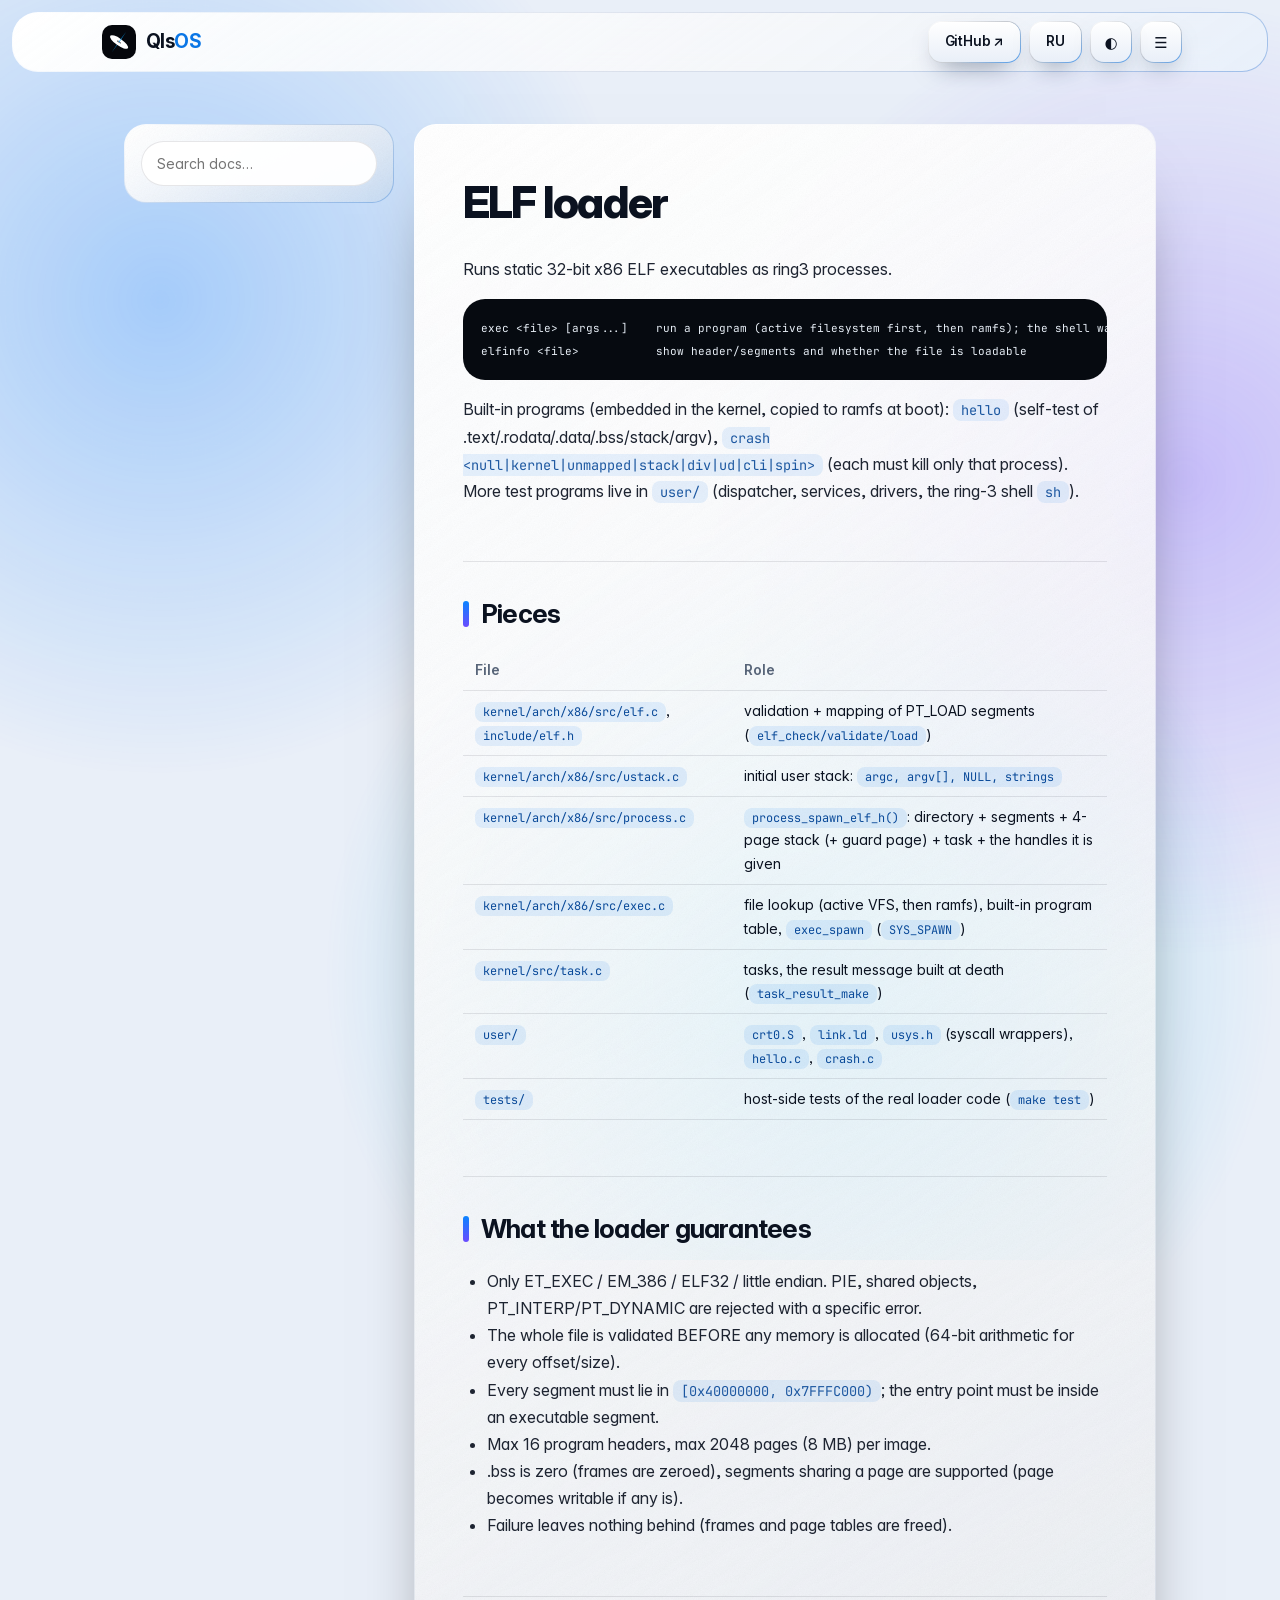
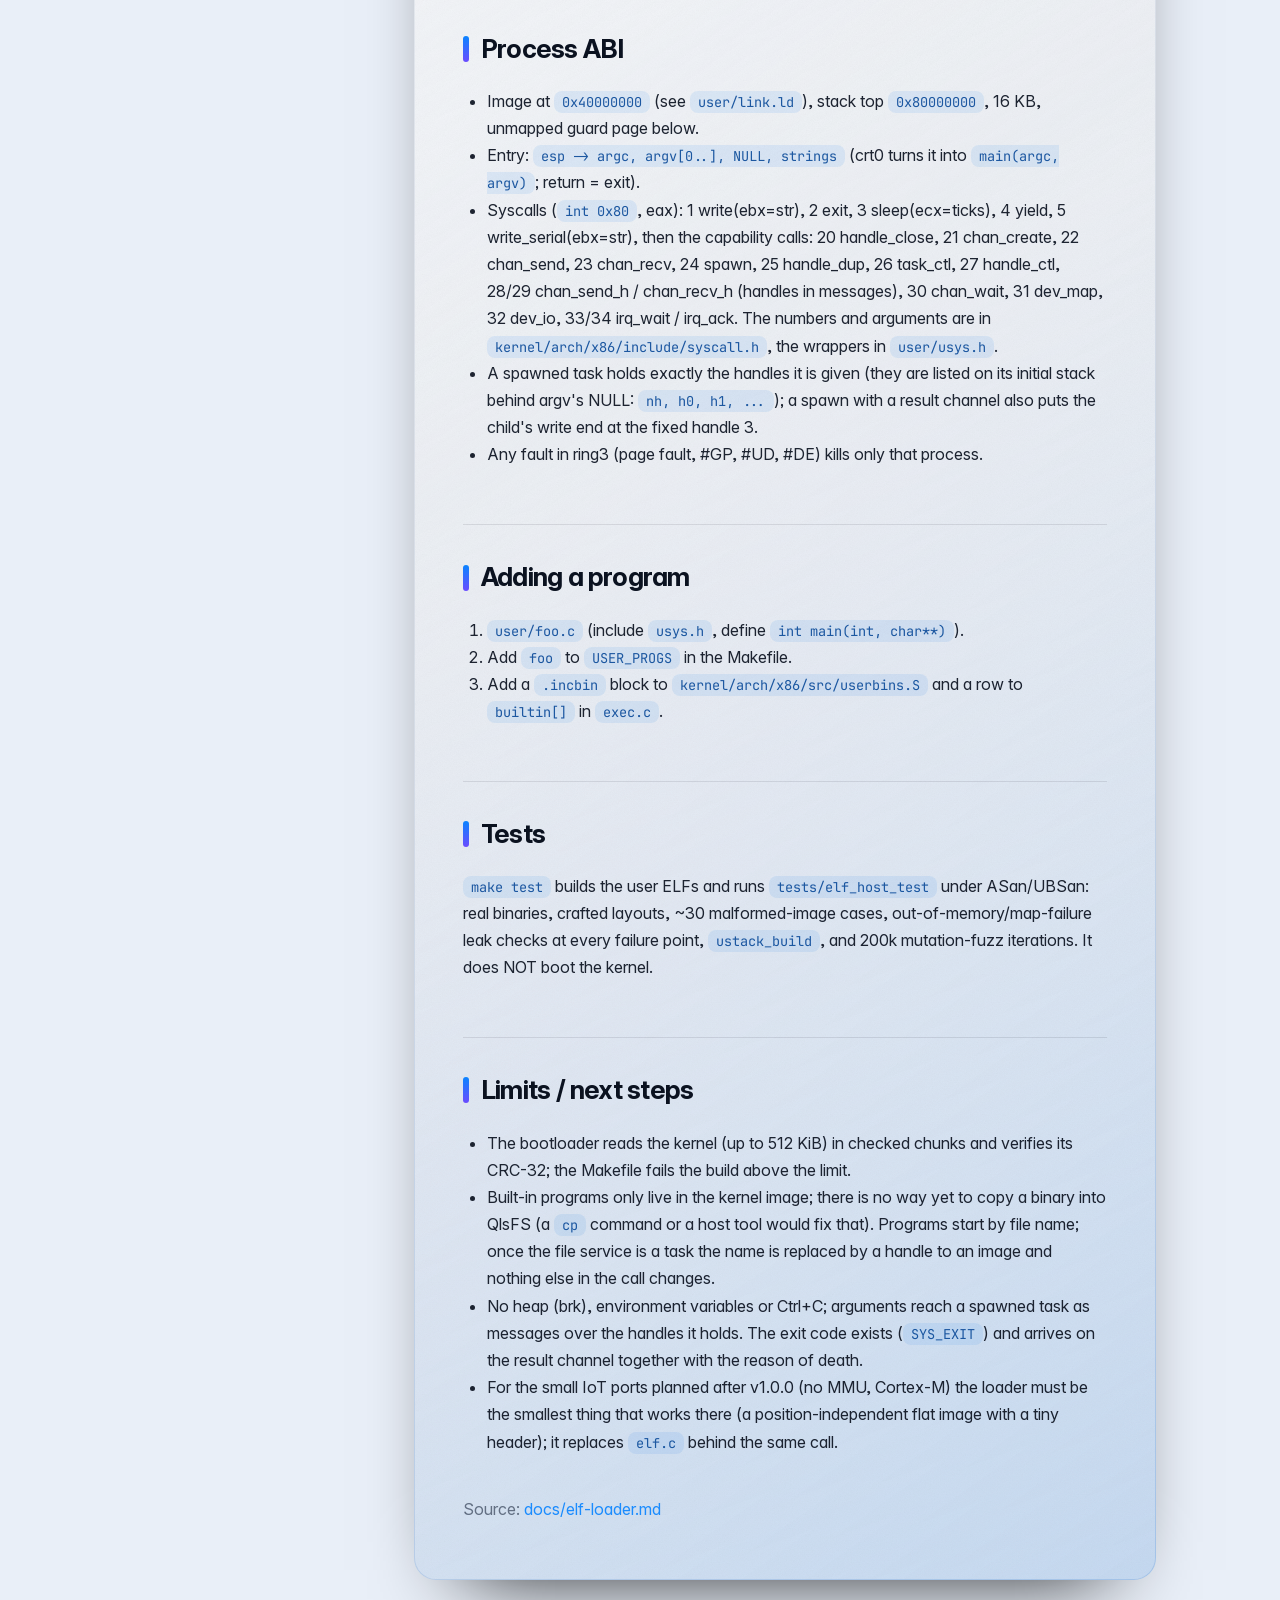
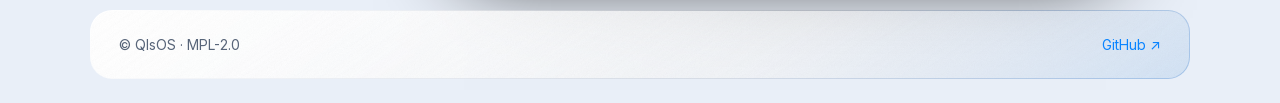
<file: docs/elf-loader.html>
<!DOCTYPE html>
<html lang="en"><head><meta charset="UTF-8"><meta name="viewport" content="width=device-width,initial-scale=1"><title>ELF loader — QlsOS</title>
<meta name="description" content="QlsOS documentation: ELF loader"><link rel="canonical" href="https://qlsos.github.io/docs/elf-loader.html"><meta property="og:image" content="https://qlsos.github.io/assets/img/og.png">
<link rel="icon" type="image/svg+xml" href="../assets/img/favicon.svg"><link rel="stylesheet" href="../assets/lasurpixel/lasurpixel.css"><link rel="stylesheet" href="../assets/css/style.css"><script src="../assets/lasurpixel/lasurpixel.js"></script>
<script src="../data/docs-ru.js"></script><script>(function(){try{var l=localStorage.getItem('l')}catch(e){}l=l||((navigator.language||'').toLowerCase().indexOf('ru')==0?'ru':'en');var m=location.pathname.match(/\/docs\/(ru\/)?([a-z-]+)\.html$/);if(!m)return;var r=!!m[1],s=m[2],a=window.QLS_RU_DOCS||[];if(l==='ru'&&!r&&a.indexOf(s)>-1)location.replace('ru/'+s+'.html'+location.hash);else if(l!=='ru'&&r)location.replace('../'+s+'.html'+location.hash)})();</script>
<script src="search.js"></script><script src="../assets/js/i18n.js" defer></script><script src="../assets/js/main.js" defer></script></head>
<body><div class="bg"><i></i><i></i><i></i></div><header class="gl"><div class="wrap">
 <a class="brand" href="../index.html#top"><img src="../assets/img/logo-mark.svg" alt=""><span class="bn">Qls<b>OS</b></span></a>
 <button id="menu" class="lp-ib" aria-label="Menu">☰</button>
 <nav>
  <a href="../index.html#principles">Principles</a><a href="../index.html#architecture">Architecture</a><a href="../index.html#why" data-ru="Почему">Why QlsOS</a><a href="../index.html#roadmap" data-ru="Карта">Roadmap</a><a href="../index.html#hardware" data-ru="Железо">Hardware</a><a href="../index.html#start" data-ru="Старт">Quick start</a><a href="../index.html#download">Download</a><a class="on" href="index.html" data-ru="Документы">Docs</a><a href="../index.html#contribute" data-ru="Вклад">Contribute</a>
 </nav>
 <div class="tl"><a class="lp-ib w" href="https://github.com/qlsdev/QlsOS">GitHub ↗</a><button id="lang" class="lp-ib w" aria-label="Language">RU</button><button id="theme" class="lp-ib" aria-label="Theme">◐</button></div>
</div></header>
<main><div class="wrap dgrid"><aside class="side gl"><input id="dq" type="search" placeholder="Search docs…" autocomplete="off"><div id="dres"></div><nav class="dn"><a class="" href="readme.html">Overview</a><a class="" href="project.html">Project</a><a class="" href="contract.html">Architecture contract</a><a class="" href="code-layout.html">Code layout</a><a class="" href="hal-design.html">HAL design</a><a class="on" href="elf-loader.html">ELF loader</a><div class="toc"><a href="#pieces">Pieces</a><a href="#what-the-loader-guarantees">What the loader guarantees</a><a href="#process-abi">Process ABI</a><a href="#adding-a-program">Adding a program</a><a href="#tests">Tests</a><a href="#limits--next-steps">Limits / next steps</a></div><a class="" href="hardware-checklist.html">Hardware checklist</a><a class="" href="history.html">History</a></nav></aside><article class="doc gl"><h1 id="elf-loader">ELF loader</h1>
<p>Runs static 32-bit x86 ELF executables as ring3 processes.</p>
<pre><code>exec &lt;file&gt; [args...]    run a program (active filesystem first, then ramfs); the shell waits for its result
elfinfo &lt;file&gt;           show header/segments and whether the file is loadable</code></pre>
<p>Built-in programs (embedded in the kernel, copied to ramfs at boot): <code>hello</code> (self-test of .text/.rodata/.data/.bss/stack/argv), <code>crash &lt;null|kernel|unmapped|stack|div|ud|cli|spin&gt;</code> (each must kill only that process). More test programs live in <code>user/</code> (dispatcher, services, drivers, the ring-3 shell <code>sh</code>).</p>
<h2 id="pieces">Pieces</h2>
<div class="tw"><table><thead><tr><th>File</th><th>Role</th></tr></thead><tbody><tr><td><code>kernel/arch/x86/src/elf.c</code>, <code>include/elf.h</code></td><td>validation + mapping of PT_LOAD segments (<code>elf_check/validate/load</code>)</td></tr><tr><td><code>kernel/arch/x86/src/ustack.c</code></td><td>initial user stack: <code>argc, argv[], NULL, strings</code></td></tr><tr><td><code>kernel/arch/x86/src/process.c</code></td><td><code>process_spawn_elf_h()</code>: directory + segments + 4-page stack (+ guard page) + task + the handles it is given</td></tr><tr><td><code>kernel/arch/x86/src/exec.c</code></td><td>file lookup (active VFS, then ramfs), built-in program table, <code>exec_spawn</code> (<code>SYS_SPAWN</code>)</td></tr><tr><td><code>kernel/src/task.c</code></td><td>tasks, the result message built at death (<code>task_result_make</code>)</td></tr><tr><td><code>user/</code></td><td><code>crt0.S</code>, <code>link.ld</code>, <code>usys.h</code> (syscall wrappers), <code>hello.c</code>, <code>crash.c</code></td></tr><tr><td><code>tests/</code></td><td>host-side tests of the real loader code (<code>make test</code>)</td></tr></tbody></table></div>
<h2 id="what-the-loader-guarantees">What the loader guarantees</h2>
<ul><li>Only ET_EXEC / EM_386 / ELF32 / little endian. PIE, shared objects, PT_INTERP/PT_DYNAMIC are rejected with a specific error.</li><li>The whole file is validated BEFORE any memory is allocated (64-bit arithmetic for every offset/size).</li><li>Every segment must lie in <code>[0x40000000, 0x7FFFC000)</code>; the entry point must be inside an executable segment.</li><li>Max 16 program headers, max 2048 pages (8 MB) per image.</li><li>.bss is zero (frames are zeroed), segments sharing a page are supported (page becomes writable if any is).</li><li>Failure leaves nothing behind (frames and page tables are freed).</li></ul>
<h2 id="process-abi">Process ABI</h2>
<ul><li>Image at <code>0x40000000</code> (see <code>user/link.ld</code>), stack top <code>0x80000000</code>, 16 KB, unmapped guard page below.</li><li>Entry: <code>esp -&gt; argc, argv[0..], NULL, strings</code> (crt0 turns it into <code>main(argc, argv)</code>; return = exit).</li><li>Syscalls (<code>int 0x80</code>, eax): 1 write(ebx=str), 2 exit, 3 sleep(ecx=ticks), 4 yield, 5 write_serial(ebx=str), then the capability calls: 20 handle_close, 21 chan_create, 22 chan_send, 23 chan_recv, 24 spawn, 25 handle_dup, 26 task_ctl, 27 handle_ctl, 28/29 chan_send_h / chan_recv_h (handles in messages), 30 chan_wait, 31 dev_map, 32 dev_io, 33/34 irq_wait / irq_ack. The numbers and arguments are in <code>kernel/arch/x86/include/syscall.h</code>, the wrappers in <code>user/usys.h</code>.</li><li>A spawned task holds exactly the handles it is given (they are listed on its initial stack behind argv's NULL: <code>nh, h0, h1, ...</code>); a spawn with a result channel also puts the child's write end at the fixed handle 3.</li><li>Any fault in ring3 (page fault, #GP, #UD, #DE) kills only that process.</li></ul>
<h2 id="adding-a-program">Adding a program</h2>
<ol><li><code>user/foo.c</code> (include <code>usys.h</code>, define <code>int main(int, char**)</code>).</li><li>Add <code>foo</code> to <code>USER_PROGS</code> in the Makefile.</li><li>Add a <code>.incbin</code> block to <code>kernel/arch/x86/src/userbins.S</code> and a row to <code>builtin[]</code> in <code>exec.c</code>.</li></ol>
<h2 id="tests">Tests</h2>
<p><code>make test</code> builds the user ELFs and runs <code>tests/elf_host_test</code> under ASan/UBSan: real binaries, crafted layouts, ~30 malformed-image cases, out-of-memory/map-failure leak checks at every failure point, <code>ustack_build</code>, and 200k mutation-fuzz iterations. It does NOT boot the kernel.</p>
<h2 id="limits--next-steps">Limits / next steps</h2>
<ul><li>The bootloader reads the kernel (up to 512 KiB) in checked chunks and verifies its CRC-32; the Makefile fails the build above the limit.</li><li>Built-in programs only live in the kernel image; there is no way yet to copy a binary into QlsFS (a <code>cp</code> command or a host tool would fix that). Programs start by file name; once the file service is a task the name is replaced by a handle to an image and nothing else in the call changes.</li><li>No heap (brk), environment variables or Ctrl+C; arguments reach a spawned task as messages over the handles it holds. The exit code exists (<code>SYS_EXIT</code>) and arrives on the result channel together with the reason of death.</li><li>For the small IoT ports planned after v1.0.0 (no MMU, Cortex-M) the loader must be the smallest thing that works there (a position-independent flat image with a tiny header); it replaces <code>elf.c</code> behind the same call.</li></ul><p class="src">Source: <a href="https://github.com/qlsdev/QlsOS/blob/HEAD/docs/elf-loader.md">docs/elf-loader.md</a></p></article></div></main>
<footer class="gl"><div class="wrap"><span>© QlsOS · MPL-2.0</span><span><a href="https://github.com/qlsdev/QlsOS">GitHub ↗</a></span></div></footer></body></html>
</file>
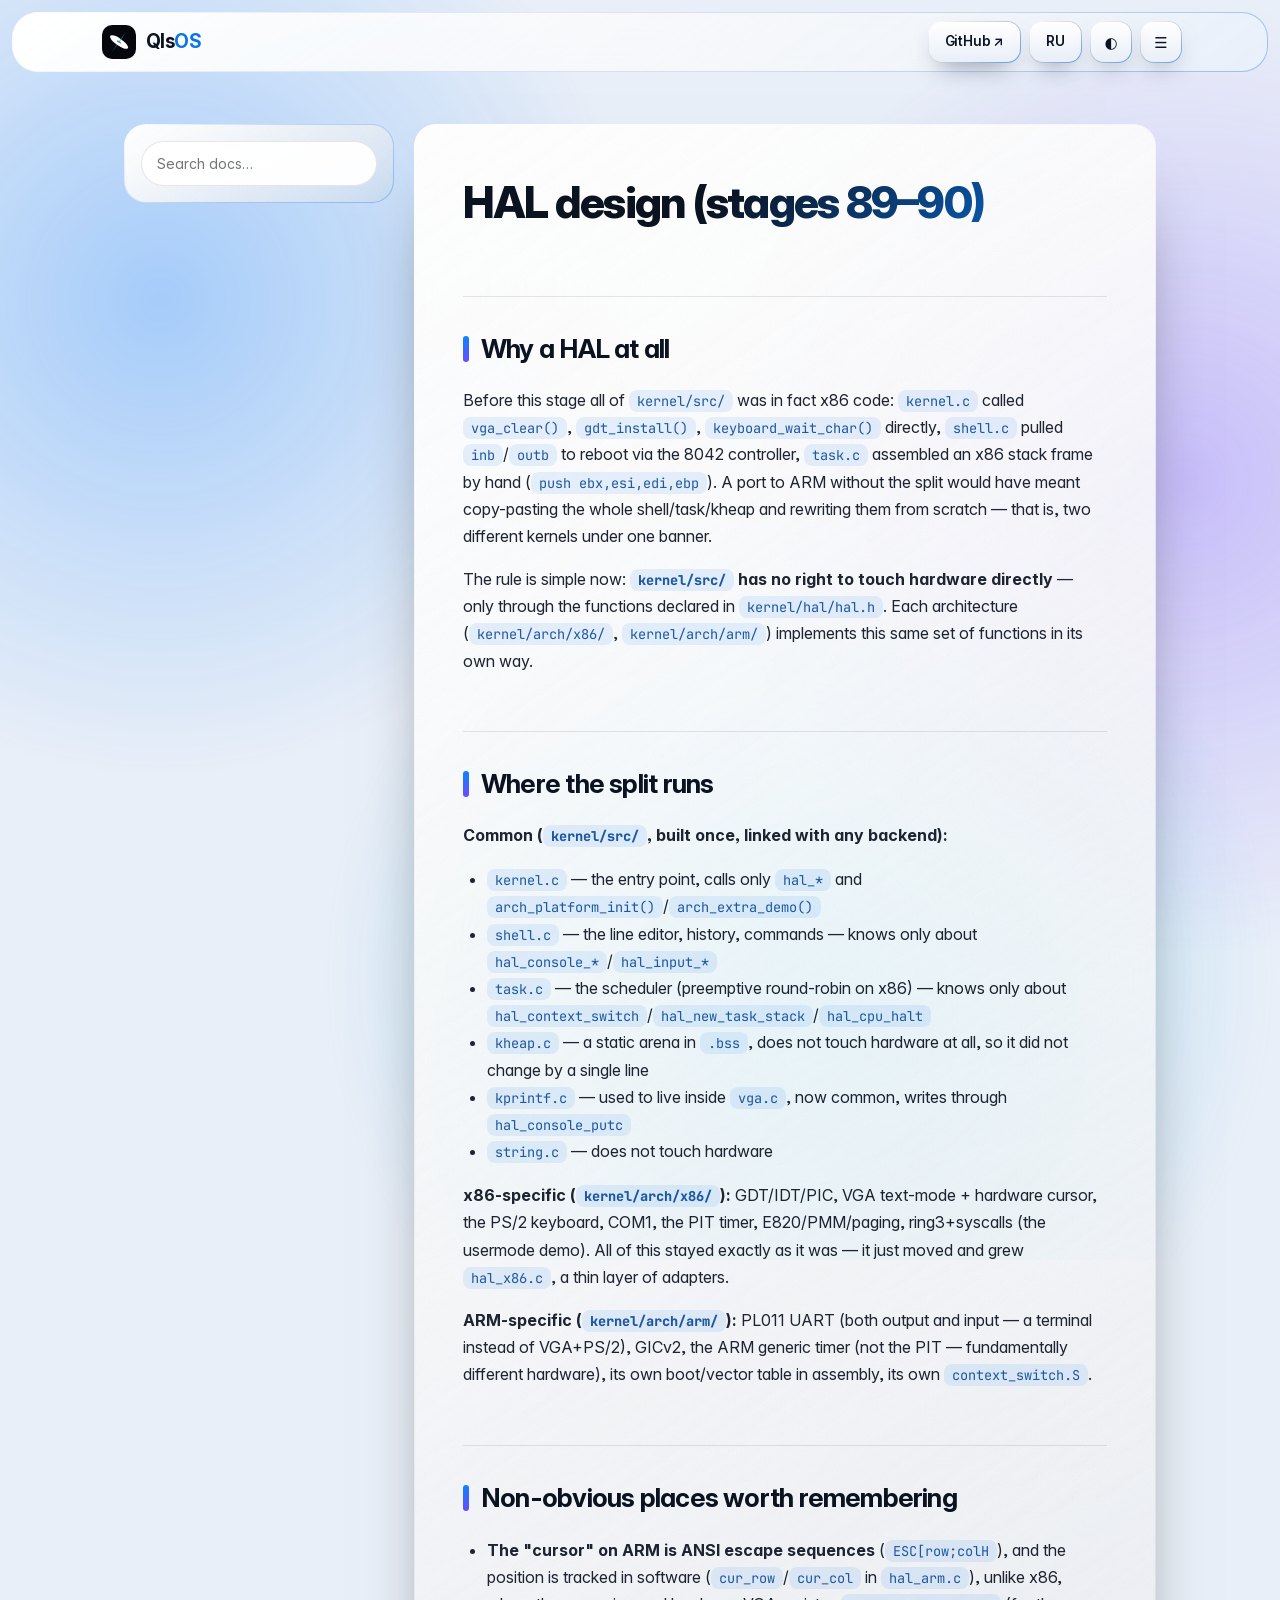
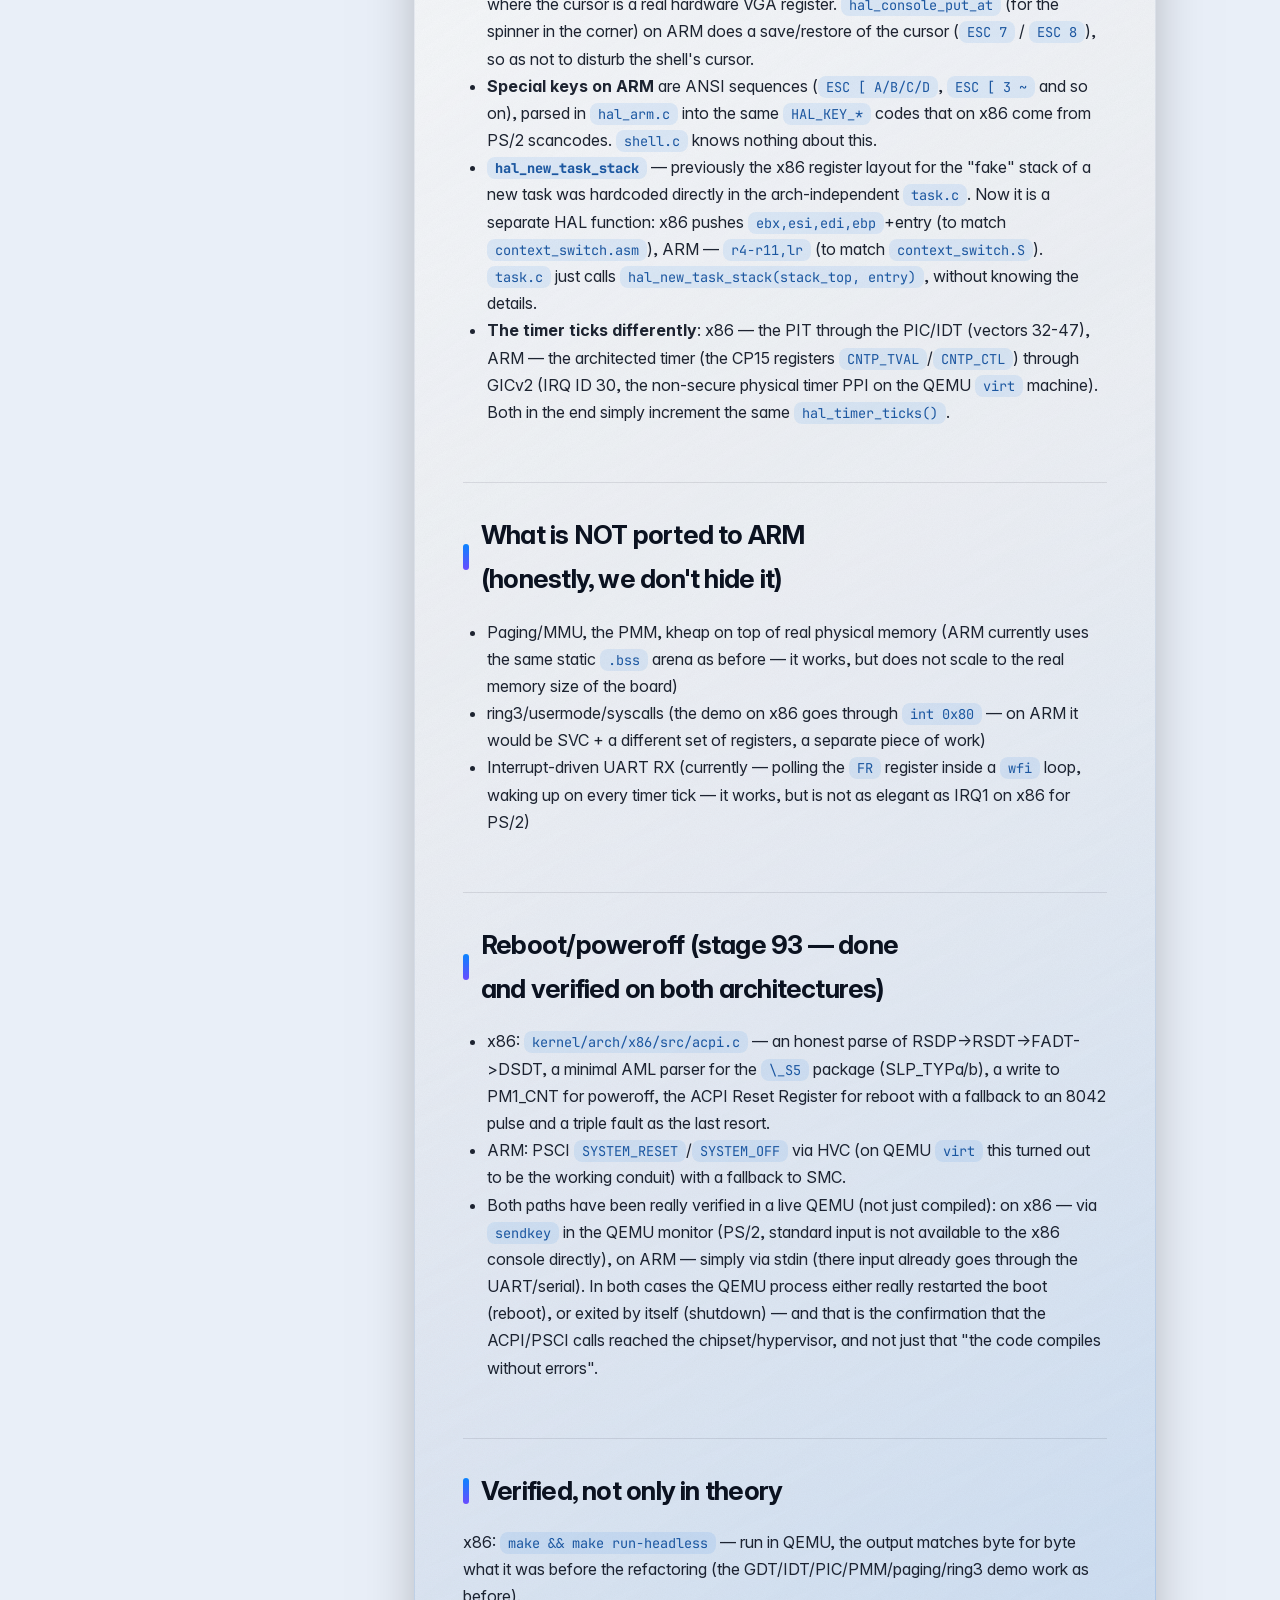
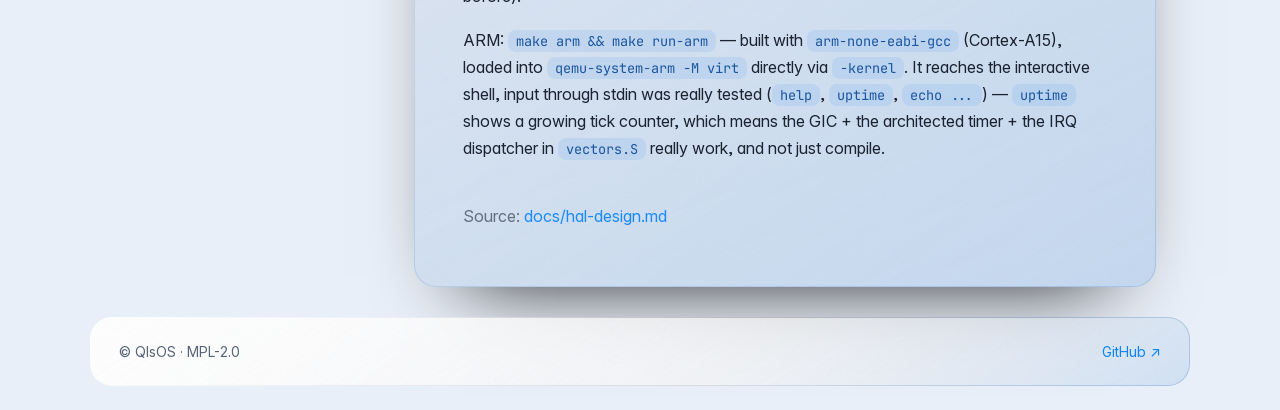
<file: docs/hal-design.html>
<!DOCTYPE html>
<html lang="en"><head><meta charset="UTF-8"><meta name="viewport" content="width=device-width,initial-scale=1"><title>HAL design — QlsOS</title>
<meta name="description" content="QlsOS documentation: HAL design"><link rel="canonical" href="https://qlsos.github.io/docs/hal-design.html"><meta property="og:image" content="https://qlsos.github.io/assets/img/og.png">
<link rel="icon" type="image/svg+xml" href="../assets/img/favicon.svg"><link rel="stylesheet" href="../assets/lasurpixel/lasurpixel.css"><link rel="stylesheet" href="../assets/css/style.css"><script src="../assets/lasurpixel/lasurpixel.js"></script>
<script src="../data/docs-ru.js"></script><script>(function(){try{var l=localStorage.getItem('l')}catch(e){}l=l||((navigator.language||'').toLowerCase().indexOf('ru')==0?'ru':'en');var m=location.pathname.match(/\/docs\/(ru\/)?([a-z-]+)\.html$/);if(!m)return;var r=!!m[1],s=m[2],a=window.QLS_RU_DOCS||[];if(l==='ru'&&!r&&a.indexOf(s)>-1)location.replace('ru/'+s+'.html'+location.hash);else if(l!=='ru'&&r)location.replace('../'+s+'.html'+location.hash)})();</script>
<script src="search.js"></script><script src="../assets/js/i18n.js" defer></script><script src="../assets/js/main.js" defer></script></head>
<body><div class="bg"><i></i><i></i><i></i></div><header class="gl"><div class="wrap">
 <a class="brand" href="../index.html#top"><img src="../assets/img/logo-mark.svg" alt=""><span class="bn">Qls<b>OS</b></span></a>
 <button id="menu" class="lp-ib" aria-label="Menu">☰</button>
 <nav>
  <a href="../index.html#principles">Principles</a><a href="../index.html#architecture">Architecture</a><a href="../index.html#why" data-ru="Почему">Why QlsOS</a><a href="../index.html#roadmap" data-ru="Карта">Roadmap</a><a href="../index.html#hardware" data-ru="Железо">Hardware</a><a href="../index.html#start" data-ru="Старт">Quick start</a><a href="../index.html#download">Download</a><a class="on" href="index.html" data-ru="Документы">Docs</a><a href="../index.html#contribute" data-ru="Вклад">Contribute</a>
 </nav>
 <div class="tl"><a class="lp-ib w" href="https://github.com/qlsdev/QlsOS">GitHub ↗</a><button id="lang" class="lp-ib w" aria-label="Language">RU</button><button id="theme" class="lp-ib" aria-label="Theme">◐</button></div>
</div></header>
<main><div class="wrap dgrid"><aside class="side gl"><input id="dq" type="search" placeholder="Search docs…" autocomplete="off"><div id="dres"></div><nav class="dn"><a class="" href="readme.html">Overview</a><a class="" href="project.html">Project</a><a class="" href="contract.html">Architecture contract</a><a class="" href="code-layout.html">Code layout</a><a class="on" href="hal-design.html">HAL design</a><div class="toc"><a href="#why-a-hal-at-all">Why a HAL at all</a><a href="#where-the-split-runs">Where the split runs</a><a href="#non-obvious-places-worth-remembering">Non-obvious places worth remembering</a><a href="#what-is-not-ported-to-arm-honestly-we-dont-hide-it">What is NOT ported to ARM (honestly, we don't hide it)</a><a href="#rebootpoweroff-stage-93--done-and-verified-on-both-architectures">Reboot/poweroff (stage 93 — done and verified on both architectures)</a><a href="#verified-not-only-in-theory">Verified, not only in theory</a></div><a class="" href="elf-loader.html">ELF loader</a><a class="" href="hardware-checklist.html">Hardware checklist</a><a class="" href="history.html">History</a></nav></aside><article class="doc gl"><h1 id="hal-design-stages-8990">HAL design (stages 89–90)</h1>
<h2 id="why-a-hal-at-all">Why a HAL at all</h2>
<p>Before this stage all of <code>kernel/src/</code> was in fact x86 code: <code>kernel.c</code> called <code>vga_clear()</code>, <code>gdt_install()</code>, <code>keyboard_wait_char()</code> directly, <code>shell.c</code> pulled <code>inb</code>/<code>outb</code> to reboot via the 8042 controller, <code>task.c</code> assembled an x86 stack frame by hand (<code>push ebx,esi,edi,ebp</code>). A port to ARM without the split would have meant copy-pasting the whole shell/task/kheap and rewriting them from scratch — that is, two different kernels under one banner.</p>
<p>The rule is simple now: <strong><code>kernel/src/</code> has no right to touch hardware directly</strong> — only through the functions declared in <code>kernel/hal/hal.h</code>. Each architecture (<code>kernel/arch/x86/</code>, <code>kernel/arch/arm/</code>) implements this same set of functions in its own way.</p>
<h2 id="where-the-split-runs">Where the split runs</h2>
<p><strong>Common (<code>kernel/src/</code>, built once, linked with any backend):</strong></p>
<ul><li><code>kernel.c</code> — the entry point, calls only <code>hal_*</code> and <code>arch_platform_init()</code>/<code>arch_extra_demo()</code></li><li><code>shell.c</code> — the line editor, history, commands — knows only about <code>hal_console_*</code>/<code>hal_input_*</code></li><li><code>task.c</code> — the scheduler (preemptive round-robin on x86) — knows only about <code>hal_context_switch</code>/<code>hal_new_task_stack</code>/<code>hal_cpu_halt</code></li><li><code>kheap.c</code> — a static arena in <code>.bss</code>, does not touch hardware at all, so it did not change by a single line</li><li><code>kprintf.c</code> — used to live inside <code>vga.c</code>, now common, writes through <code>hal_console_putc</code></li><li><code>string.c</code> — does not touch hardware</li></ul>
<p><strong>x86-specific (<code>kernel/arch/x86/</code>):</strong> GDT/IDT/PIC, VGA text-mode + hardware cursor, the PS/2 keyboard, COM1, the PIT timer, E820/PMM/paging, ring3+syscalls (the usermode demo). All of this stayed exactly as it was — it just moved and grew <code>hal_x86.c</code>, a thin layer of adapters.</p>
<p><strong>ARM-specific (<code>kernel/arch/arm/</code>):</strong> PL011 UART (both output and input — a terminal instead of VGA+PS/2), GICv2, the ARM generic timer (not the PIT — fundamentally different hardware), its own boot/vector table in assembly, its own <code>context_switch.S</code>.</p>
<h2 id="non-obvious-places-worth-remembering">Non-obvious places worth remembering</h2>
<ul><li><strong>The "cursor" on ARM is ANSI escape sequences</strong> (<code>ESC[row;colH</code>), and the position is tracked in software (<code>cur_row</code>/<code>cur_col</code> in <code>hal_arm.c</code>), unlike x86, where the cursor is a real hardware VGA register. <code>hal_console_put_at</code> (for the spinner in the corner) on ARM does a save/restore of the cursor (<code>ESC 7</code> / <code>ESC 8</code>), so as not to disturb the shell's cursor.</li><li><strong>Special keys on ARM</strong> are ANSI sequences (<code>ESC [ A/B/C/D</code>, <code>ESC [ 3 ~</code> and so on), parsed in <code>hal_arm.c</code> into the same <code>HAL_KEY_*</code> codes that on x86 come from PS/2 scancodes. <code>shell.c</code> knows nothing about this.</li><li><strong><code>hal_new_task_stack</code></strong> — previously the x86 register layout for the "fake" stack of a new task was hardcoded directly in the arch-independent <code>task.c</code>. Now it is a separate HAL function: x86 pushes <code>ebx,esi,edi,ebp</code>+entry (to match <code>context_switch.asm</code>), ARM — <code>r4-r11,lr</code> (to match <code>context_switch.S</code>). <code>task.c</code> just calls <code>hal_new_task_stack(stack_top, entry)</code>, without knowing the details.</li><li><strong>The timer ticks differently</strong>: x86 — the PIT through the PIC/IDT (vectors 32-47), ARM — the architected timer (the CP15 registers <code>CNTP_TVAL</code>/<code>CNTP_CTL</code>) through GICv2 (IRQ ID 30, the non-secure physical timer PPI on the QEMU <code>virt</code> machine). Both in the end simply increment the same <code>hal_timer_ticks()</code>.</li></ul>
<h2 id="what-is-not-ported-to-arm-honestly-we-dont-hide-it">What is NOT ported to ARM (honestly, we don't hide it)</h2>
<ul><li>Paging/MMU, the PMM, kheap on top of real physical memory (ARM currently uses the same static <code>.bss</code> arena as before — it works, but does not scale to the real memory size of the board)</li><li>ring3/usermode/syscalls (the demo on x86 goes through <code>int 0x80</code> — on ARM it would be SVC + a different set of registers, a separate piece of work)</li><li>Interrupt-driven UART RX (currently — polling the <code>FR</code> register inside a <code>wfi</code> loop, waking up on every timer tick — it works, but is not as elegant as IRQ1 on x86 for PS/2)</li></ul>
<h2 id="rebootpoweroff-stage-93--done-and-verified-on-both-architectures">Reboot/poweroff (stage 93 — done and verified on both architectures)</h2>
<ul><li>x86: <code>kernel/arch/x86/src/acpi.c</code> — an honest parse of RSDP-&gt;RSDT-&gt;FADT-&gt;DSDT, a minimal AML parser for the <code>\_S5</code> package (SLP_TYPa/b), a write to PM1_CNT for poweroff, the ACPI Reset Register for reboot with a fallback to an 8042 pulse and a triple fault as the last resort.</li><li>ARM: PSCI <code>SYSTEM_RESET</code>/<code>SYSTEM_OFF</code> via HVC (on QEMU <code>virt</code> this turned out to be the working conduit) with a fallback to SMC.</li><li>Both paths have been really verified in a live QEMU (not just compiled): on x86 — via <code>sendkey</code> in the QEMU monitor (PS/2, standard input is not available to the x86 console directly), on ARM — simply via stdin (there input already goes through the UART/serial). In both cases the QEMU process either really restarted the boot (reboot), or exited by itself (shutdown) — and that is the confirmation that the ACPI/PSCI calls reached the chipset/hypervisor, and not just that "the code compiles without errors".</li></ul>
<h2 id="verified-not-only-in-theory">Verified, not only in theory</h2>
<p>x86: <code>make &amp;&amp; make run-headless</code> — run in QEMU, the output matches byte for byte what it was before the refactoring (the GDT/IDT/PIC/PMM/paging/ring3 demo work as before).</p>
<p>ARM: <code>make arm &amp;&amp; make run-arm</code> — built with <code>arm-none-eabi-gcc</code> (Cortex-A15), loaded into <code>qemu-system-arm -M virt</code> directly via <code>-kernel</code>. It reaches the interactive shell, input through stdin was really tested (<code>help</code>, <code>uptime</code>, <code>echo ...</code>) — <code>uptime</code> shows a growing tick counter, which means the GIC + the architected timer + the IRQ dispatcher in <code>vectors.S</code> really work, and not just compile.</p><p class="src">Source: <a href="https://github.com/qlsdev/QlsOS/blob/HEAD/docs/hal-design.md">docs/hal-design.md</a></p></article></div></main>
<footer class="gl"><div class="wrap"><span>© QlsOS · MPL-2.0</span><span><a href="https://github.com/qlsdev/QlsOS">GitHub ↗</a></span></div></footer></body></html>
</file>
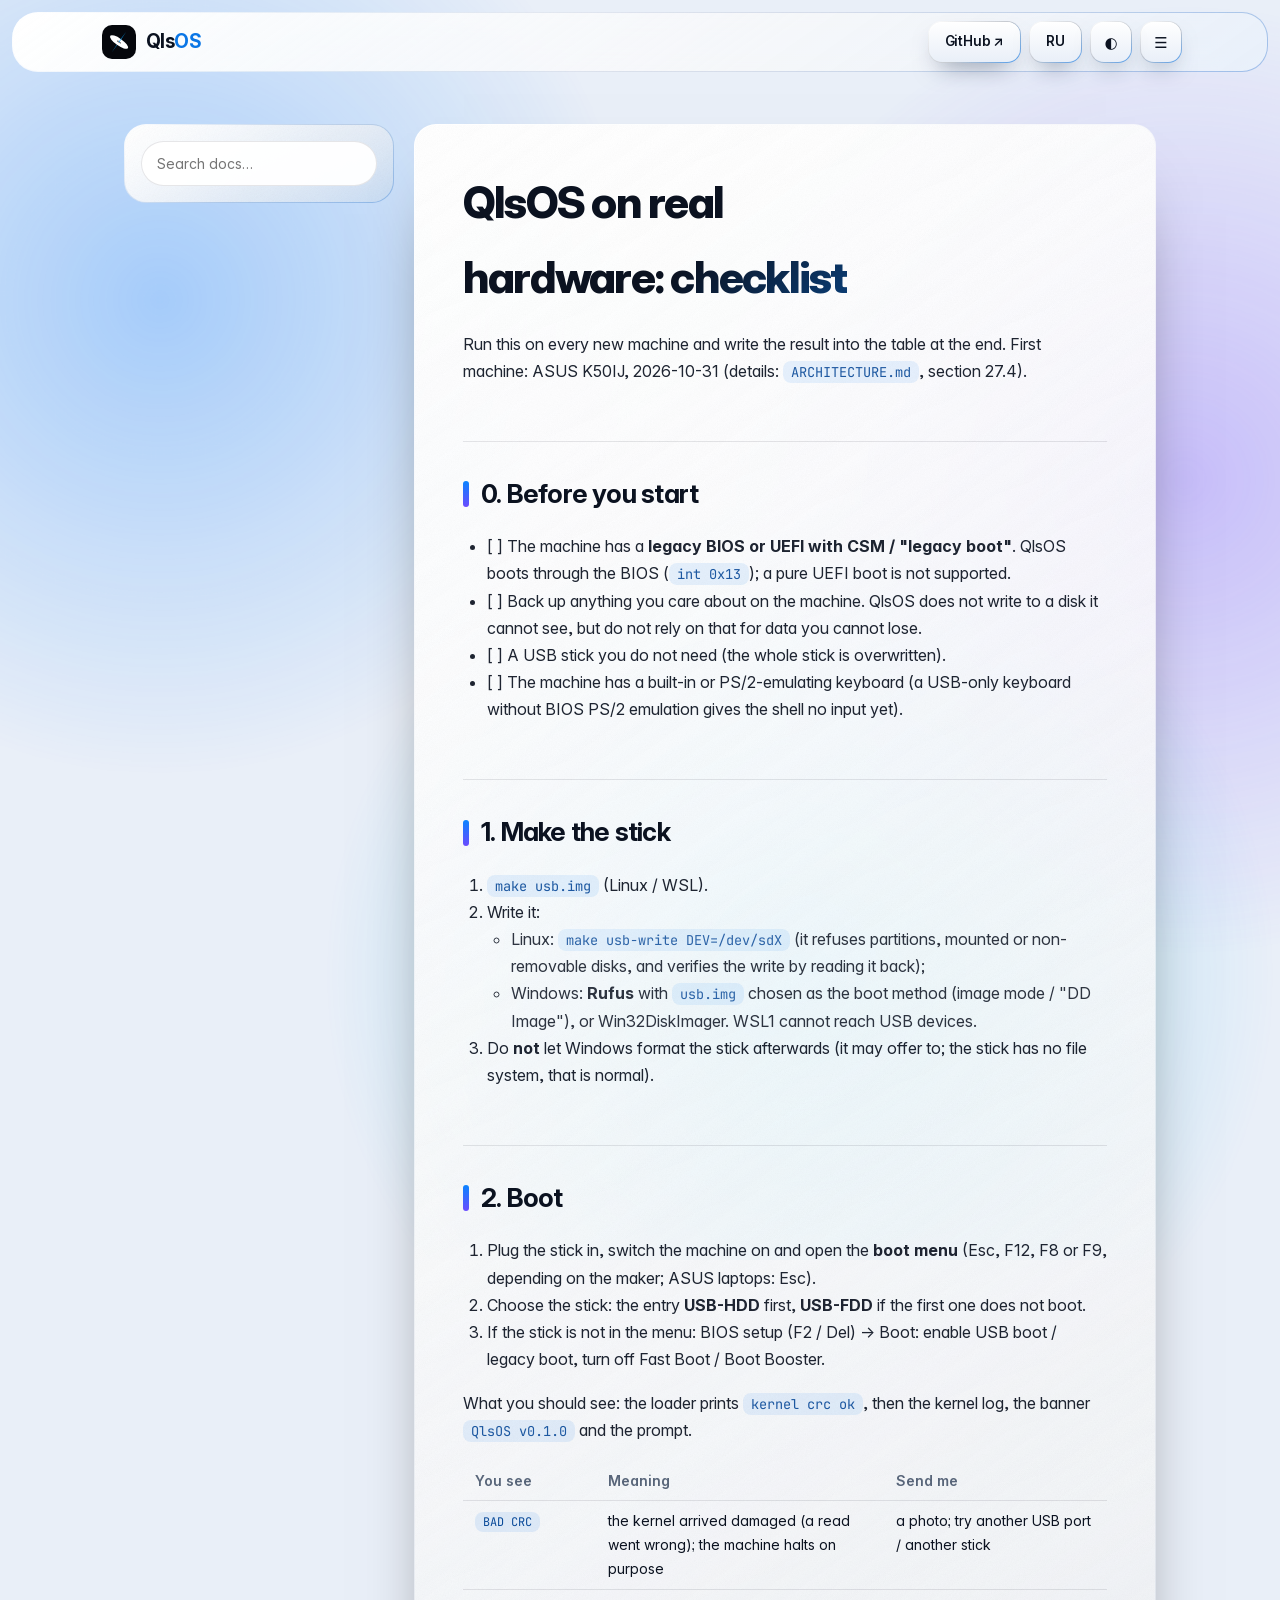
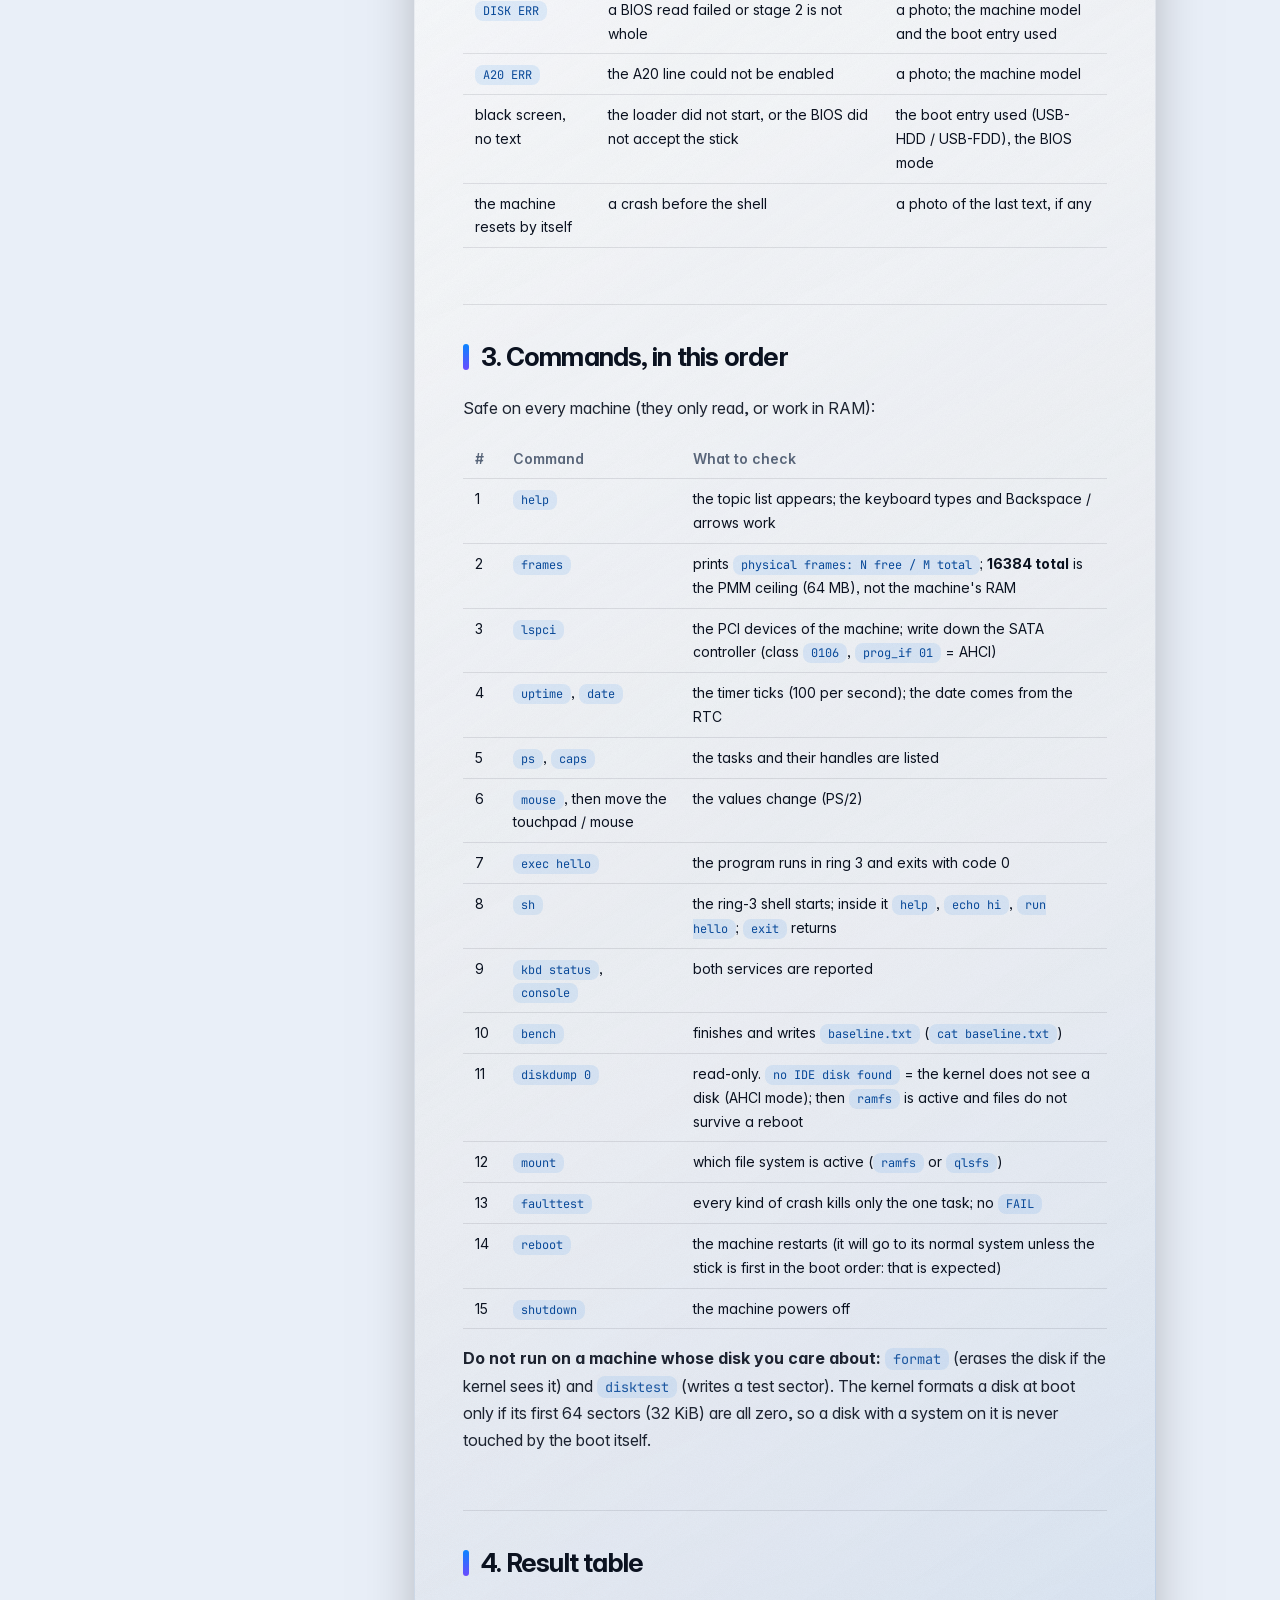
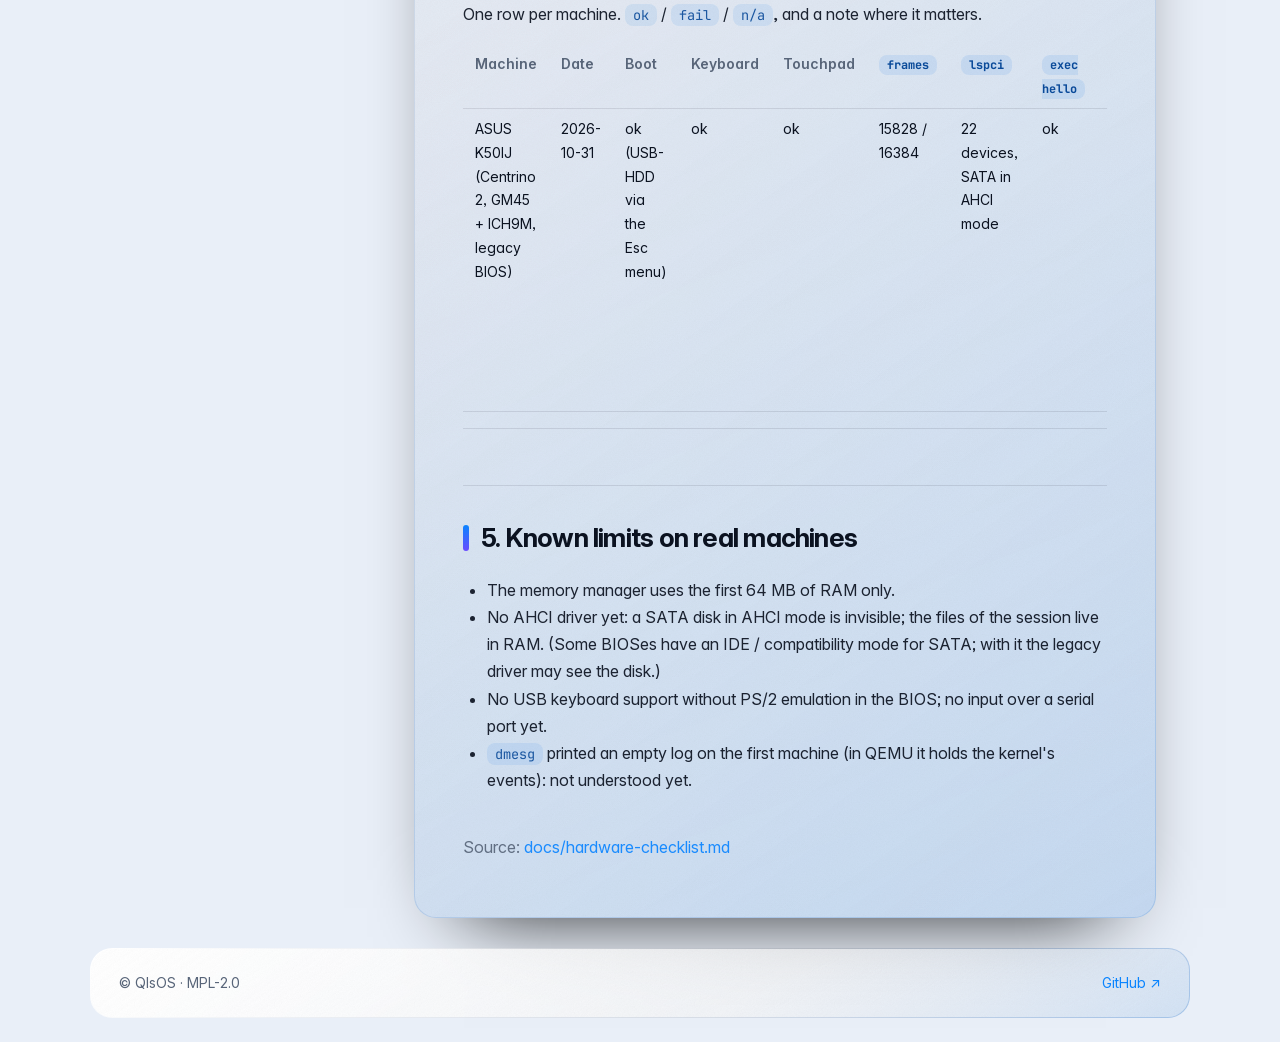
<file: docs/hardware-checklist.html>
<!DOCTYPE html>
<html lang="en"><head><meta charset="UTF-8"><meta name="viewport" content="width=device-width,initial-scale=1"><title>Hardware checklist — QlsOS</title>
<meta name="description" content="QlsOS documentation: Hardware checklist"><link rel="canonical" href="https://qlsos.github.io/docs/hardware-checklist.html"><meta property="og:image" content="https://qlsos.github.io/assets/img/og.png">
<link rel="icon" type="image/svg+xml" href="../assets/img/favicon.svg"><link rel="stylesheet" href="../assets/lasurpixel/lasurpixel.css"><link rel="stylesheet" href="../assets/css/style.css"><script src="../assets/lasurpixel/lasurpixel.js"></script>
<script src="../data/docs-ru.js"></script><script>(function(){try{var l=localStorage.getItem('l')}catch(e){}l=l||((navigator.language||'').toLowerCase().indexOf('ru')==0?'ru':'en');var m=location.pathname.match(/\/docs\/(ru\/)?([a-z-]+)\.html$/);if(!m)return;var r=!!m[1],s=m[2],a=window.QLS_RU_DOCS||[];if(l==='ru'&&!r&&a.indexOf(s)>-1)location.replace('ru/'+s+'.html'+location.hash);else if(l!=='ru'&&r)location.replace('../'+s+'.html'+location.hash)})();</script>
<script src="search.js"></script><script src="../assets/js/i18n.js" defer></script><script src="../assets/js/main.js" defer></script></head>
<body><div class="bg"><i></i><i></i><i></i></div><header class="gl"><div class="wrap">
 <a class="brand" href="../index.html#top"><img src="../assets/img/logo-mark.svg" alt=""><span class="bn">Qls<b>OS</b></span></a>
 <button id="menu" class="lp-ib" aria-label="Menu">☰</button>
 <nav>
  <a href="../index.html#principles">Principles</a><a href="../index.html#architecture">Architecture</a><a href="../index.html#why" data-ru="Почему">Why QlsOS</a><a href="../index.html#roadmap" data-ru="Карта">Roadmap</a><a href="../index.html#hardware" data-ru="Железо">Hardware</a><a href="../index.html#start" data-ru="Старт">Quick start</a><a href="../index.html#download">Download</a><a class="on" href="index.html" data-ru="Документы">Docs</a><a href="../index.html#contribute" data-ru="Вклад">Contribute</a>
 </nav>
 <div class="tl"><a class="lp-ib w" href="https://github.com/qlsdev/QlsOS">GitHub ↗</a><button id="lang" class="lp-ib w" aria-label="Language">RU</button><button id="theme" class="lp-ib" aria-label="Theme">◐</button></div>
</div></header>
<main><div class="wrap dgrid"><aside class="side gl"><input id="dq" type="search" placeholder="Search docs…" autocomplete="off"><div id="dres"></div><nav class="dn"><a class="" href="readme.html">Overview</a><a class="" href="project.html">Project</a><a class="" href="contract.html">Architecture contract</a><a class="" href="code-layout.html">Code layout</a><a class="" href="hal-design.html">HAL design</a><a class="" href="elf-loader.html">ELF loader</a><a class="on" href="hardware-checklist.html">Hardware checklist</a><div class="toc"><a href="#0-before-you-start">0. Before you start</a><a href="#1-make-the-stick">1. Make the stick</a><a href="#2-boot">2. Boot</a><a href="#3-commands-in-this-order">3. Commands, in this order</a><a href="#4-result-table">4. Result table</a><a href="#5-known-limits-on-real-machines">5. Known limits on real machines</a></div><a class="" href="history.html">History</a></nav></aside><article class="doc gl"><h1 id="qlsos-on-real-hardware-checklist">QlsOS on real hardware: checklist</h1>
<p>Run this on every new machine and write the result into the table at the end. First machine: ASUS K50IJ, 2026-10-31 (details: <code>ARCHITECTURE.md</code>, section 27.4).</p>
<h2 id="0-before-you-start">0. Before you start</h2>
<ul><li>[ ] The machine has a <strong>legacy BIOS or UEFI with CSM / "legacy boot"</strong>. QlsOS boots through the BIOS (<code>int 0x13</code>); a pure UEFI boot is not supported.</li><li>[ ] Back up anything you care about on the machine. QlsOS does not write to a disk it cannot see, but do not rely on that for data you cannot lose.</li><li>[ ] A USB stick you do not need (the whole stick is overwritten).</li><li>[ ] The machine has a built-in or PS/2-emulating keyboard (a USB-only keyboard without BIOS PS/2 emulation gives the shell no input yet).</li></ul>
<h2 id="1-make-the-stick">1. Make the stick</h2>
<ol><li><code>make usb.img</code> (Linux / WSL).</li><li>Write it:<ul><li>Linux: <code>make usb-write DEV=/dev/sdX</code> (it refuses partitions, mounted or non-removable disks, and verifies the write by reading it back);</li><li>Windows: <strong>Rufus</strong> with <code>usb.img</code> chosen as the boot method (image mode / "DD Image"), or Win32DiskImager. WSL1 cannot reach USB devices.</li></ul></li><li>Do <strong>not</strong> let Windows format the stick afterwards (it may offer to; the stick has no file system, that is normal).</li></ol>
<h2 id="2-boot">2. Boot</h2>
<ol><li>Plug the stick in, switch the machine on and open the <strong>boot menu</strong> (Esc, F12, F8 or F9, depending on the maker; ASUS laptops: Esc).</li><li>Choose the stick: the entry <strong>USB-HDD</strong> first, <strong>USB-FDD</strong> if the first one does not boot.</li><li>If the stick is not in the menu: BIOS setup (F2 / Del) -&gt; Boot: enable USB boot / legacy boot, turn off Fast Boot / Boot Booster.</li></ol>
<p>What you should see: the loader prints <code>kernel crc ok</code>, then the kernel log, the banner <code>QlsOS v0.1.0</code> and the prompt.</p>
<div class="tw"><table><thead><tr><th>You see</th><th>Meaning</th><th>Send me</th></tr></thead><tbody><tr><td><code>BAD CRC</code></td><td>the kernel arrived damaged (a read went wrong); the machine halts on purpose</td><td>a photo; try another USB port / another stick</td></tr><tr><td><code>DISK ERR</code></td><td>a BIOS read failed or stage 2 is not whole</td><td>a photo; the machine model and the boot entry used</td></tr><tr><td><code>A20 ERR</code></td><td>the A20 line could not be enabled</td><td>a photo; the machine model</td></tr><tr><td>black screen, no text</td><td>the loader did not start, or the BIOS did not accept the stick</td><td>the boot entry used (USB-HDD / USB-FDD), the BIOS mode</td></tr><tr><td>the machine resets by itself</td><td>a crash before the shell</td><td>a photo of the last text, if any</td></tr></tbody></table></div>
<h2 id="3-commands-in-this-order">3. Commands, in this order</h2>
<p>Safe on every machine (they only read, or work in RAM):</p>
<div class="tw"><table><thead><tr><th>#</th><th>Command</th><th>What to check</th></tr></thead><tbody><tr><td>1</td><td><code>help</code></td><td>the topic list appears; the keyboard types and Backspace / arrows work</td></tr><tr><td>2</td><td><code>frames</code></td><td>prints <code>physical frames: N free / M total</code>; <strong>16384 total</strong> is the PMM ceiling (64 MB), not the machine's RAM</td></tr><tr><td>3</td><td><code>lspci</code></td><td>the PCI devices of the machine; write down the SATA controller (class <code>0106</code>, <code>prog_if 01</code> = AHCI)</td></tr><tr><td>4</td><td><code>uptime</code>, <code>date</code></td><td>the timer ticks (100 per second); the date comes from the RTC</td></tr><tr><td>5</td><td><code>ps</code>, <code>caps</code></td><td>the tasks and their handles are listed</td></tr><tr><td>6</td><td><code>mouse</code>, then move the touchpad / mouse</td><td>the values change (PS/2)</td></tr><tr><td>7</td><td><code>exec hello</code></td><td>the program runs in ring 3 and exits with code 0</td></tr><tr><td>8</td><td><code>sh</code></td><td>the ring-3 shell starts; inside it <code>help</code>, <code>echo hi</code>, <code>run hello</code>; <code>exit</code> returns</td></tr><tr><td>9</td><td><code>kbd status</code>, <code>console</code></td><td>both services are reported</td></tr><tr><td>10</td><td><code>bench</code></td><td>finishes and writes <code>baseline.txt</code> (<code>cat baseline.txt</code>)</td></tr><tr><td>11</td><td><code>diskdump 0</code></td><td>read-only. <code>no IDE disk found</code> = the kernel does not see a disk (AHCI mode); then <code>ramfs</code> is active and files do not survive a reboot</td></tr><tr><td>12</td><td><code>mount</code></td><td>which file system is active (<code>ramfs</code> or <code>qlsfs</code>)</td></tr><tr><td>13</td><td><code>faulttest</code></td><td>every kind of crash kills only the one task; no <code>FAIL</code></td></tr><tr><td>14</td><td><code>reboot</code></td><td>the machine restarts (it will go to its normal system unless the stick is first in the boot order: that is expected)</td></tr><tr><td>15</td><td><code>shutdown</code></td><td>the machine powers off</td></tr></tbody></table></div>
<p><strong>Do not run on a machine whose disk you care about:</strong> <code>format</code> (erases the disk if the kernel sees it) and <code>disktest</code> (writes a test sector). The kernel formats a disk at boot only if its first 64 sectors (32 KiB) are all zero, so a disk with a system on it is never touched by the boot itself.</p>
<h2 id="4-result-table">4. Result table</h2>
<p>One row per machine. <code>ok</code> / <code>fail</code> / <code>n/a</code>, and a note where it matters.</p>
<div class="tw"><table><thead><tr><th>Machine</th><th>Date</th><th>Boot</th><th>Keyboard</th><th>Touchpad</th><th><code>frames</code></th><th><code>lspci</code></th><th><code>exec hello</code></th><th><code>sh</code></th><th><code>bench</code></th><th>Disk seen</th><th><code>reboot</code></th><th><code>shutdown</code></th><th>Notes</th></tr></thead><tbody><tr><td>ASUS K50IJ (Centrino 2, GM45 + ICH9M, legacy BIOS)</td><td>2026-10-31</td><td>ok (USB-HDD via the Esc menu)</td><td>ok</td><td>ok</td><td>15828 / 16384</td><td>22 devices, SATA in AHCI mode</td><td>ok</td><td>ok</td><td>ok</td><td>no (AHCI, ramfs active)</td><td>ok</td><td>ok</td><td><code>dmesg</code> empty; files are in RAM; after <code>reboot</code> the BIOS boots the internal system again</td></tr><tr><td></td><td></td><td></td><td></td><td></td><td></td><td></td><td></td><td></td><td></td><td></td><td></td><td></td><td></td></tr></tbody></table></div>
<h2 id="5-known-limits-on-real-machines">5. Known limits on real machines</h2>
<ul><li>The memory manager uses the first 64 MB of RAM only.</li><li>No AHCI driver yet: a SATA disk in AHCI mode is invisible; the files of the session live in RAM. (Some BIOSes have an IDE / compatibility mode for SATA; with it the legacy driver may see the disk.)</li><li>No USB keyboard support without PS/2 emulation in the BIOS; no input over a serial port yet.</li><li><code>dmesg</code> printed an empty log on the first machine (in QEMU it holds the kernel's events): not understood yet.</li></ul><p class="src">Source: <a href="https://github.com/qlsdev/QlsOS/blob/HEAD/docs/hardware-checklist.md">docs/hardware-checklist.md</a></p></article></div></main>
<footer class="gl"><div class="wrap"><span>© QlsOS · MPL-2.0</span><span><a href="https://github.com/qlsdev/QlsOS">GitHub ↗</a></span></div></footer></body></html>
</file>
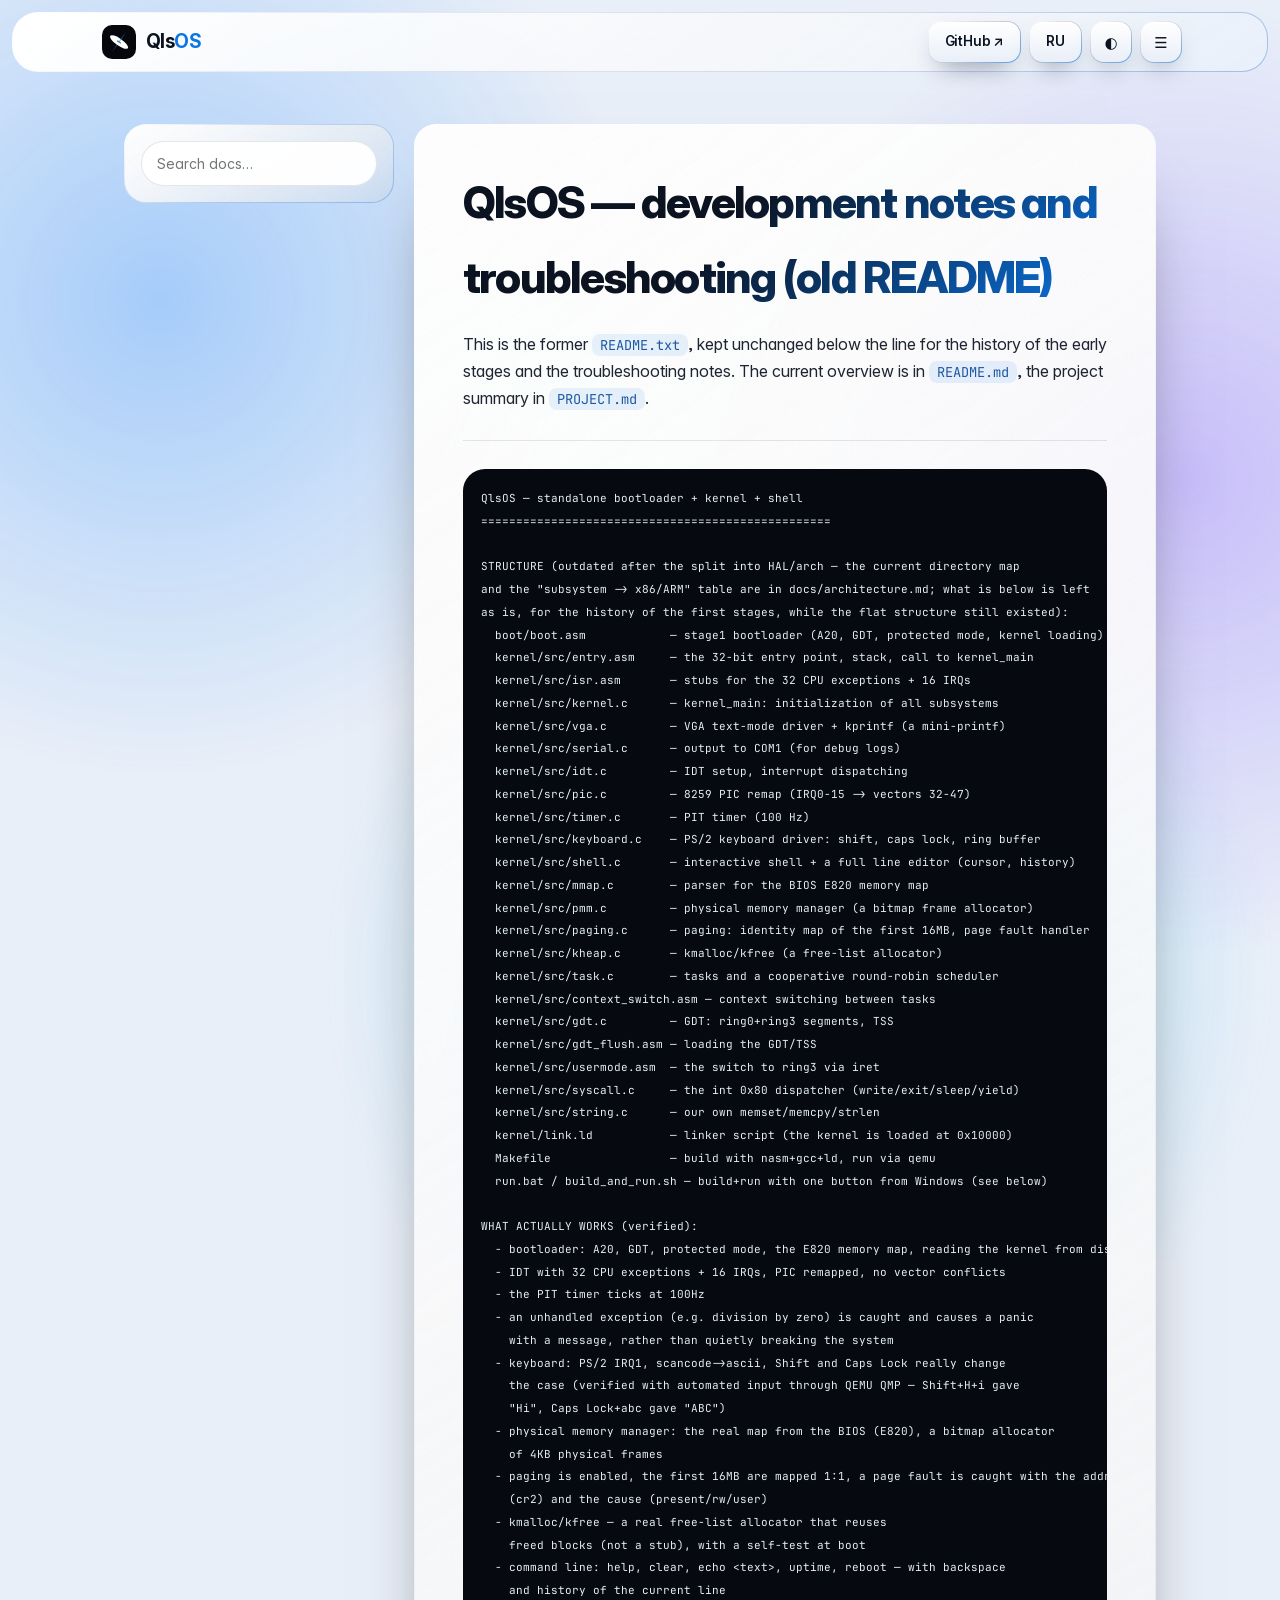
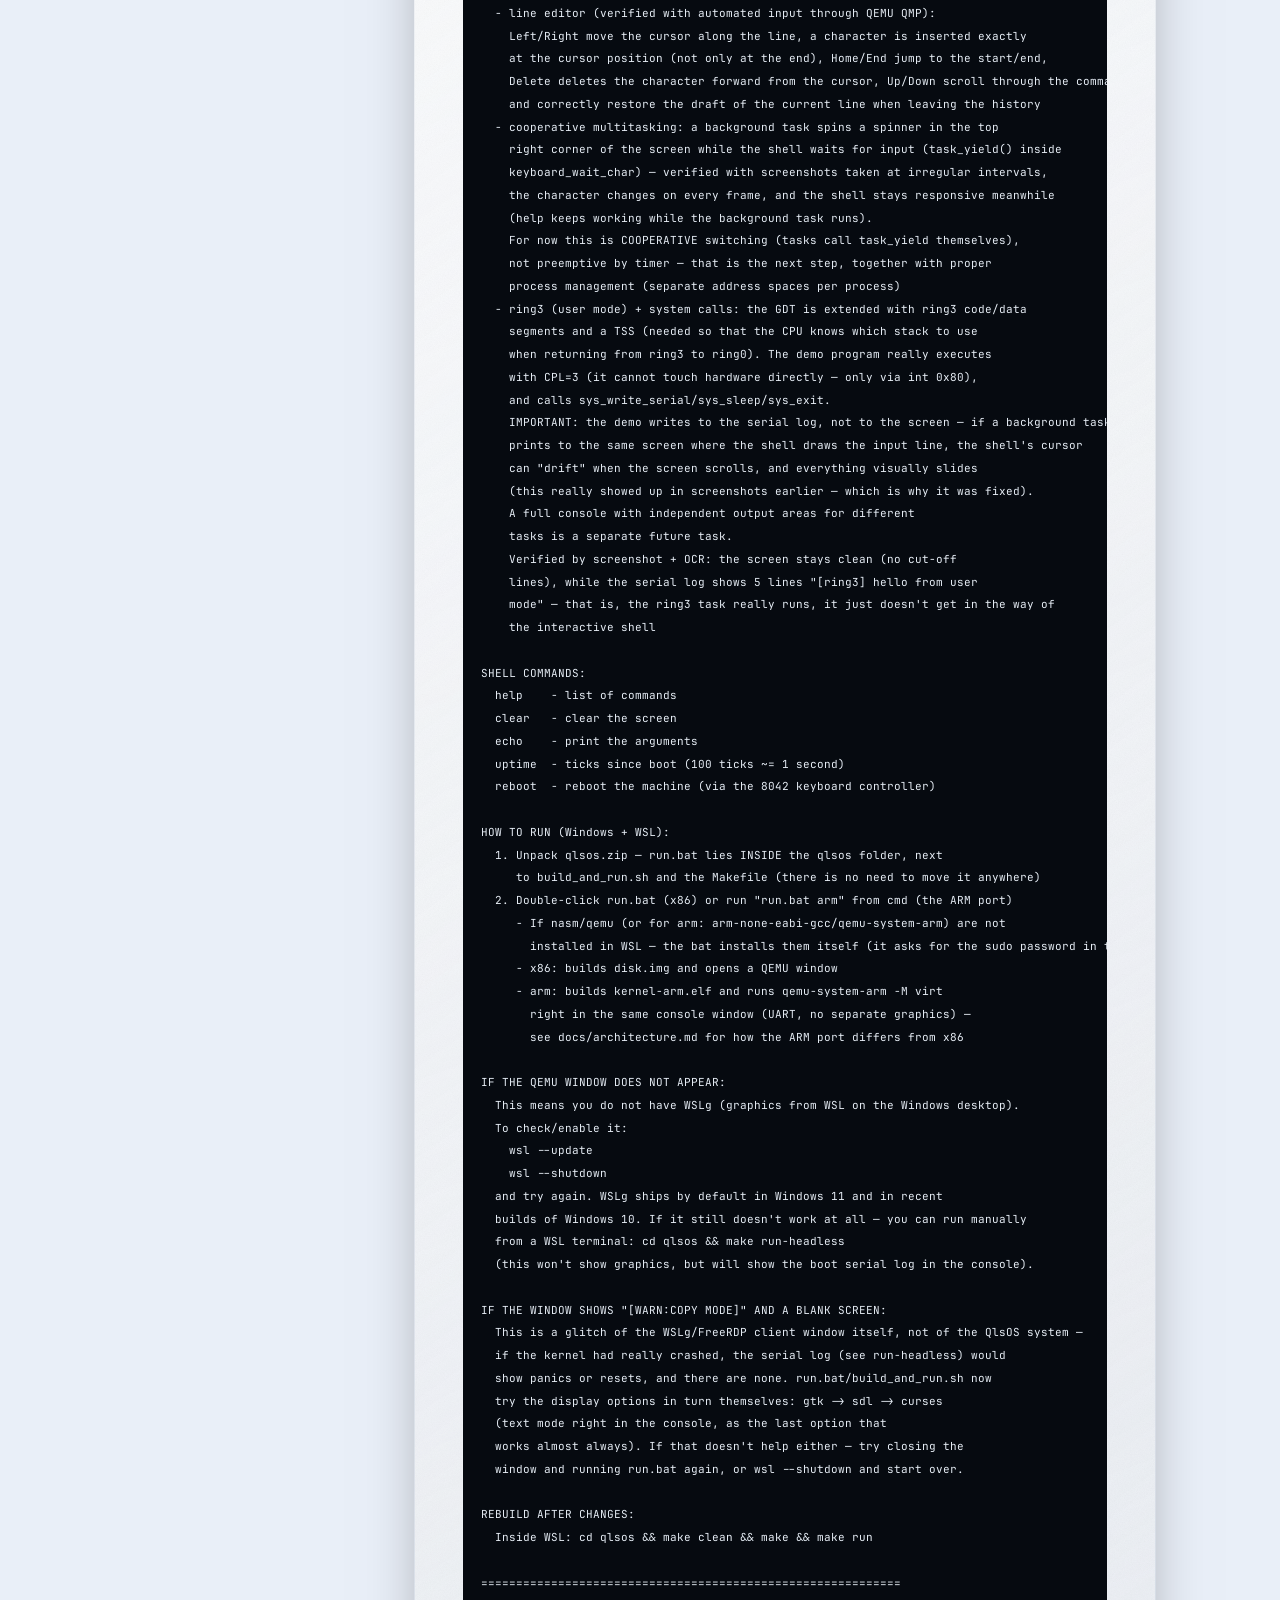
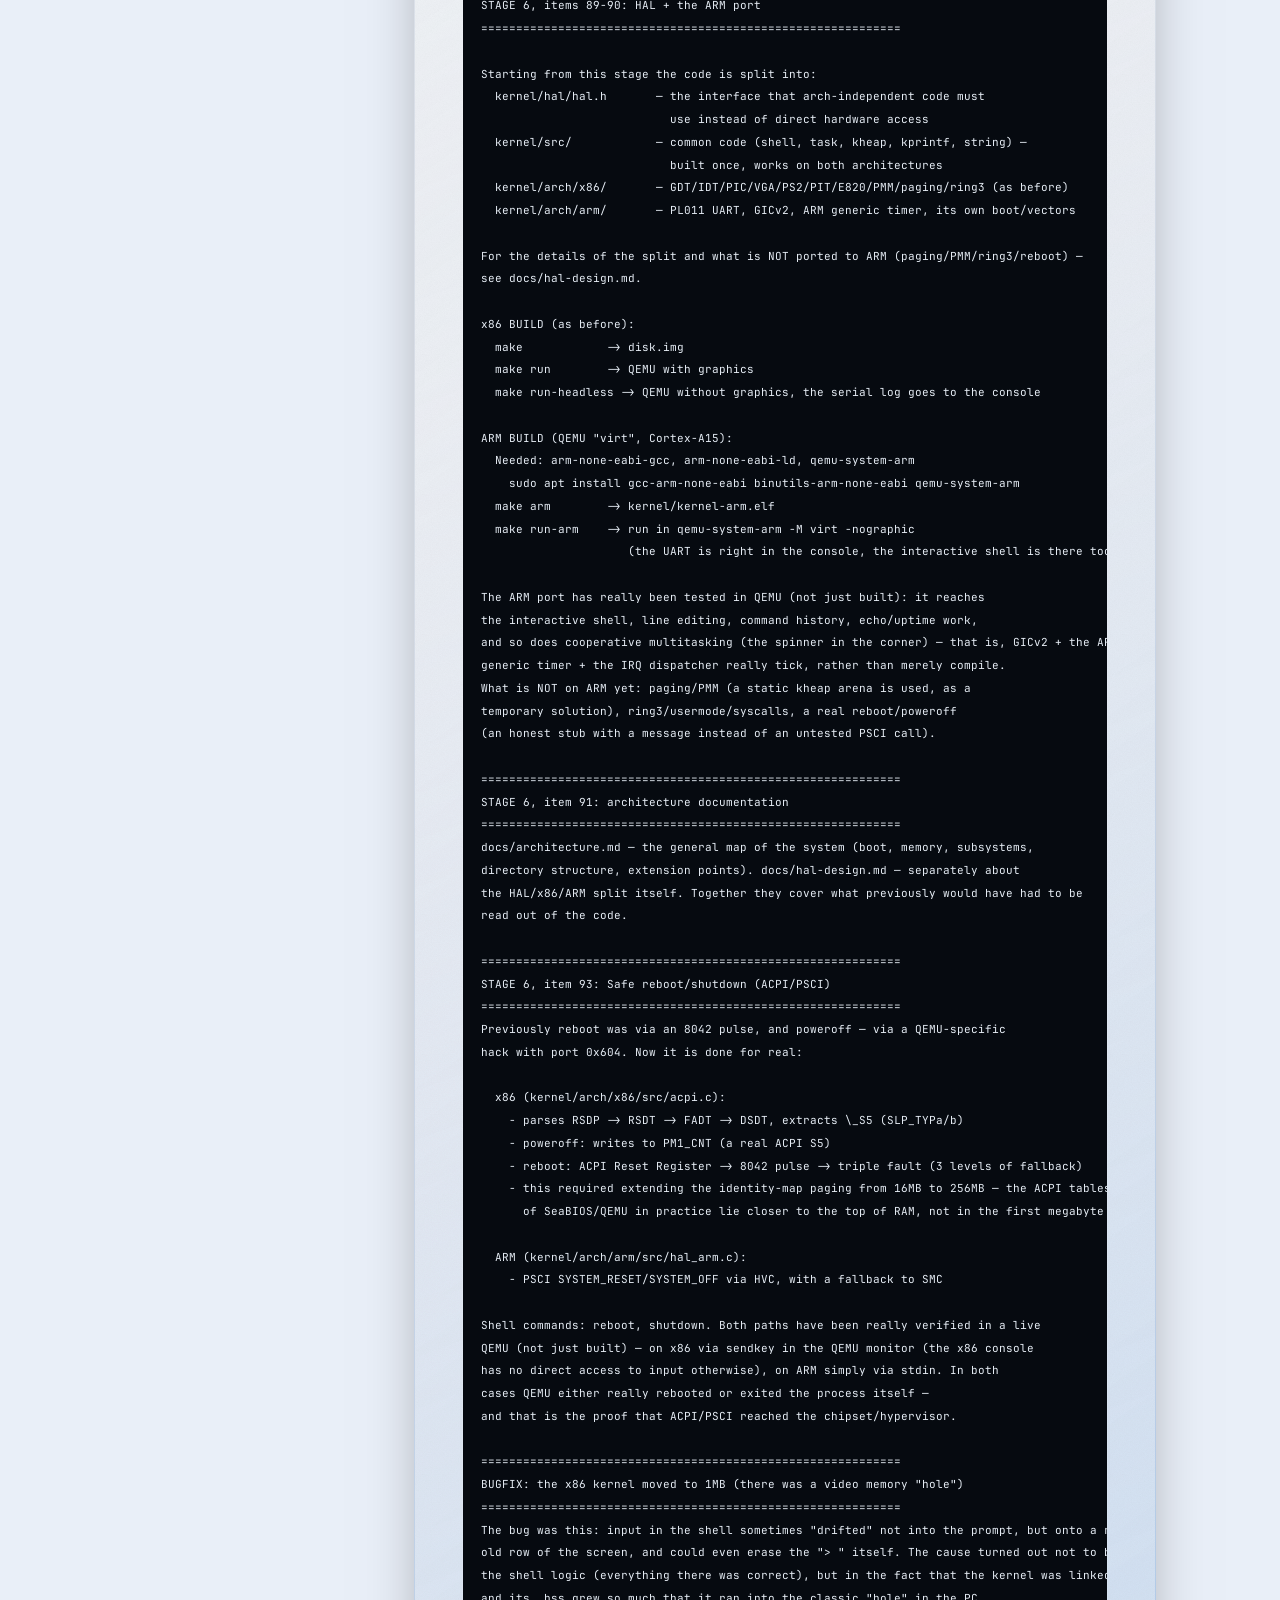
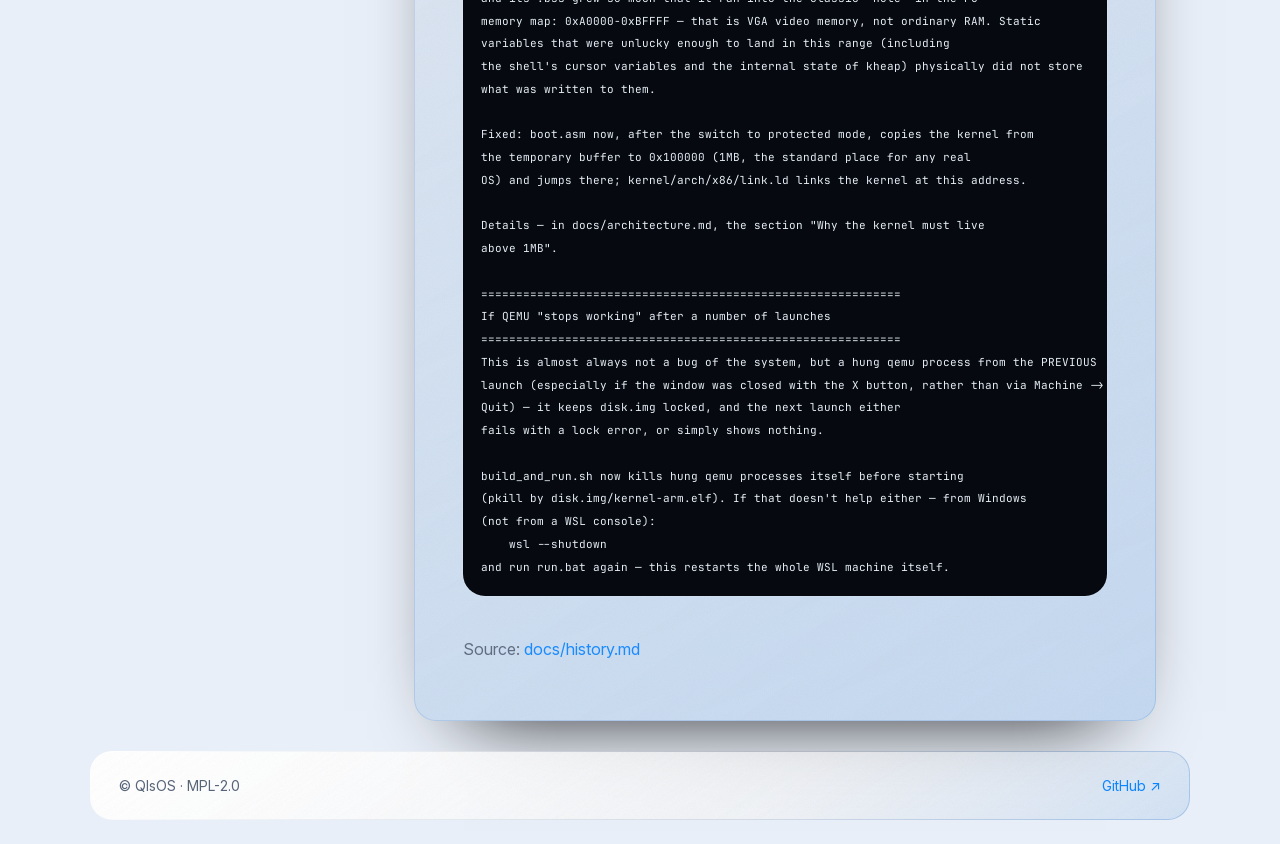
<file: docs/history.html>
<!DOCTYPE html>
<html lang="en"><head><meta charset="UTF-8"><meta name="viewport" content="width=device-width,initial-scale=1"><title>History — QlsOS</title>
<meta name="description" content="QlsOS documentation: History"><link rel="canonical" href="https://qlsos.github.io/docs/history.html"><meta property="og:image" content="https://qlsos.github.io/assets/img/og.png">
<link rel="icon" type="image/svg+xml" href="../assets/img/favicon.svg"><link rel="stylesheet" href="../assets/lasurpixel/lasurpixel.css"><link rel="stylesheet" href="../assets/css/style.css"><script src="../assets/lasurpixel/lasurpixel.js"></script>
<script src="../data/docs-ru.js"></script><script>(function(){try{var l=localStorage.getItem('l')}catch(e){}l=l||((navigator.language||'').toLowerCase().indexOf('ru')==0?'ru':'en');var m=location.pathname.match(/\/docs\/(ru\/)?([a-z-]+)\.html$/);if(!m)return;var r=!!m[1],s=m[2],a=window.QLS_RU_DOCS||[];if(l==='ru'&&!r&&a.indexOf(s)>-1)location.replace('ru/'+s+'.html'+location.hash);else if(l!=='ru'&&r)location.replace('../'+s+'.html'+location.hash)})();</script>
<script src="search.js"></script><script src="../assets/js/i18n.js" defer></script><script src="../assets/js/main.js" defer></script></head>
<body><div class="bg"><i></i><i></i><i></i></div><header class="gl"><div class="wrap">
 <a class="brand" href="../index.html#top"><img src="../assets/img/logo-mark.svg" alt=""><span class="bn">Qls<b>OS</b></span></a>
 <button id="menu" class="lp-ib" aria-label="Menu">☰</button>
 <nav>
  <a href="../index.html#principles">Principles</a><a href="../index.html#architecture">Architecture</a><a href="../index.html#why" data-ru="Почему">Why QlsOS</a><a href="../index.html#roadmap" data-ru="Карта">Roadmap</a><a href="../index.html#hardware" data-ru="Железо">Hardware</a><a href="../index.html#start" data-ru="Старт">Quick start</a><a href="../index.html#download">Download</a><a class="on" href="index.html" data-ru="Документы">Docs</a><a href="../index.html#contribute" data-ru="Вклад">Contribute</a>
 </nav>
 <div class="tl"><a class="lp-ib w" href="https://github.com/qlsdev/QlsOS">GitHub ↗</a><button id="lang" class="lp-ib w" aria-label="Language">RU</button><button id="theme" class="lp-ib" aria-label="Theme">◐</button></div>
</div></header>
<main><div class="wrap dgrid"><aside class="side gl"><input id="dq" type="search" placeholder="Search docs…" autocomplete="off"><div id="dres"></div><nav class="dn"><a class="" href="readme.html">Overview</a><a class="" href="project.html">Project</a><a class="" href="contract.html">Architecture contract</a><a class="" href="code-layout.html">Code layout</a><a class="" href="hal-design.html">HAL design</a><a class="" href="elf-loader.html">ELF loader</a><a class="" href="hardware-checklist.html">Hardware checklist</a><a class="on" href="history.html">History</a></nav></aside><article class="doc gl"><h1 id="qlsos--development-notes-and-troubleshooting-old-readme">QlsOS — development notes and troubleshooting (old README)</h1>
<p>This is the former <code>README.txt</code>, kept unchanged below the line for the history of the early stages and the troubleshooting notes. The current overview is in <code>README.md</code>, the project summary in <code>PROJECT.md</code>.</p>
<hr>
<pre><code>QlsOS — standalone bootloader + kernel + shell
==================================================

STRUCTURE (outdated after the split into HAL/arch — the current directory map
and the &quot;subsystem -&gt; x86/ARM&quot; table are in docs/architecture.md; what is below is left
as is, for the history of the first stages, while the flat structure still existed):
  boot/boot.asm            — stage1 bootloader (A20, GDT, protected mode, kernel loading)
  kernel/src/entry.asm     — the 32-bit entry point, stack, call to kernel_main
  kernel/src/isr.asm       — stubs for the 32 CPU exceptions + 16 IRQs
  kernel/src/kernel.c      — kernel_main: initialization of all subsystems
  kernel/src/vga.c         — VGA text-mode driver + kprintf (a mini-printf)
  kernel/src/serial.c      — output to COM1 (for debug logs)
  kernel/src/idt.c         — IDT setup, interrupt dispatching
  kernel/src/pic.c         — 8259 PIC remap (IRQ0-15 -&gt; vectors 32-47)
  kernel/src/timer.c       — PIT timer (100 Hz)
  kernel/src/keyboard.c    — PS/2 keyboard driver: shift, caps lock, ring buffer
  kernel/src/shell.c       — interactive shell + a full line editor (cursor, history)
  kernel/src/mmap.c        — parser for the BIOS E820 memory map
  kernel/src/pmm.c         — physical memory manager (a bitmap frame allocator)
  kernel/src/paging.c      — paging: identity map of the first 16MB, page fault handler
  kernel/src/kheap.c       — kmalloc/kfree (a free-list allocator)
  kernel/src/task.c        — tasks and a cooperative round-robin scheduler
  kernel/src/context_switch.asm — context switching between tasks
  kernel/src/gdt.c         — GDT: ring0+ring3 segments, TSS
  kernel/src/gdt_flush.asm — loading the GDT/TSS
  kernel/src/usermode.asm  — the switch to ring3 via iret
  kernel/src/syscall.c     — the int 0x80 dispatcher (write/exit/sleep/yield)
  kernel/src/string.c      — our own memset/memcpy/strlen
  kernel/link.ld           — linker script (the kernel is loaded at 0x10000)
  Makefile                 — build with nasm+gcc+ld, run via qemu
  run.bat / build_and_run.sh — build+run with one button from Windows (see below)

WHAT ACTUALLY WORKS (verified):
  - bootloader: A20, GDT, protected mode, the E820 memory map, reading the kernel from disk
  - IDT with 32 CPU exceptions + 16 IRQs, PIC remapped, no vector conflicts
  - the PIT timer ticks at 100Hz
  - an unhandled exception (e.g. division by zero) is caught and causes a panic
    with a message, rather than quietly breaking the system
  - keyboard: PS/2 IRQ1, scancode-&gt;ascii, Shift and Caps Lock really change
    the case (verified with automated input through QEMU QMP — Shift+H+i gave
    &quot;Hi&quot;, Caps Lock+abc gave &quot;ABC&quot;)
  - physical memory manager: the real map from the BIOS (E820), a bitmap allocator
    of 4KB physical frames
  - paging is enabled, the first 16MB are mapped 1:1, a page fault is caught with the address
    (cr2) and the cause (present/rw/user)
  - kmalloc/kfree — a real free-list allocator that reuses
    freed blocks (not a stub), with a self-test at boot
  - command line: help, clear, echo &lt;text&gt;, uptime, reboot — with backspace
    and history of the current line
  - line editor (verified with automated input through QEMU QMP):
    Left/Right move the cursor along the line, a character is inserted exactly
    at the cursor position (not only at the end), Home/End jump to the start/end,
    Delete deletes the character forward from the cursor, Up/Down scroll through the command history
    and correctly restore the draft of the current line when leaving the history
  - cooperative multitasking: a background task spins a spinner in the top
    right corner of the screen while the shell waits for input (task_yield() inside
    keyboard_wait_char) — verified with screenshots taken at irregular intervals,
    the character changes on every frame, and the shell stays responsive meanwhile
    (help keeps working while the background task runs).
    For now this is COOPERATIVE switching (tasks call task_yield themselves),
    not preemptive by timer — that is the next step, together with proper
    process management (separate address spaces per process)
  - ring3 (user mode) + system calls: the GDT is extended with ring3 code/data
    segments and a TSS (needed so that the CPU knows which stack to use
    when returning from ring3 to ring0). The demo program really executes
    with CPL=3 (it cannot touch hardware directly — only via int 0x80),
    and calls sys_write_serial/sys_sleep/sys_exit.
    IMPORTANT: the demo writes to the serial log, not to the screen — if a background task
    prints to the same screen where the shell draws the input line, the shell&#x27;s cursor
    can &quot;drift&quot; when the screen scrolls, and everything visually slides
    (this really showed up in screenshots earlier — which is why it was fixed).
    A full console with independent output areas for different
    tasks is a separate future task.
    Verified by screenshot + OCR: the screen stays clean (no cut-off
    lines), while the serial log shows 5 lines &quot;[ring3] hello from user
    mode&quot; — that is, the ring3 task really runs, it just doesn&#x27;t get in the way of
    the interactive shell

SHELL COMMANDS:
  help    - list of commands
  clear   - clear the screen
  echo    - print the arguments
  uptime  - ticks since boot (100 ticks ~= 1 second)
  reboot  - reboot the machine (via the 8042 keyboard controller)

HOW TO RUN (Windows + WSL):
  1. Unpack qlsos.zip — run.bat lies INSIDE the qlsos folder, next
     to build_and_run.sh and the Makefile (there is no need to move it anywhere)
  2. Double-click run.bat (x86) or run &quot;run.bat arm&quot; from cmd (the ARM port)
     - If nasm/qemu (or for arm: arm-none-eabi-gcc/qemu-system-arm) are not
       installed in WSL — the bat installs them itself (it asks for the sudo password in the console)
     - x86: builds disk.img and opens a QEMU window
     - arm: builds kernel-arm.elf and runs qemu-system-arm -M virt
       right in the same console window (UART, no separate graphics) —
       see docs/architecture.md for how the ARM port differs from x86

IF THE QEMU WINDOW DOES NOT APPEAR:
  This means you do not have WSLg (graphics from WSL on the Windows desktop).
  To check/enable it:
    wsl --update
    wsl --shutdown
  and try again. WSLg ships by default in Windows 11 and in recent
  builds of Windows 10. If it still doesn&#x27;t work at all — you can run manually
  from a WSL terminal: cd qlsos &amp;&amp; make run-headless
  (this won&#x27;t show graphics, but will show the boot serial log in the console).

IF THE WINDOW SHOWS &quot;[WARN:COPY MODE]&quot; AND A BLANK SCREEN:
  This is a glitch of the WSLg/FreeRDP client window itself, not of the QlsOS system —
  if the kernel had really crashed, the serial log (see run-headless) would
  show panics or resets, and there are none. run.bat/build_and_run.sh now
  try the display options in turn themselves: gtk -&gt; sdl -&gt; curses
  (text mode right in the console, as the last option that
  works almost always). If that doesn&#x27;t help either — try closing the
  window and running run.bat again, or wsl --shutdown and start over.

REBUILD AFTER CHANGES:
  Inside WSL: cd qlsos &amp;&amp; make clean &amp;&amp; make &amp;&amp; make run

============================================================
STAGE 6, items 89-90: HAL + the ARM port
============================================================

Starting from this stage the code is split into:
  kernel/hal/hal.h       — the interface that arch-independent code must
                           use instead of direct hardware access
  kernel/src/            — common code (shell, task, kheap, kprintf, string) —
                           built once, works on both architectures
  kernel/arch/x86/       — GDT/IDT/PIC/VGA/PS2/PIT/E820/PMM/paging/ring3 (as before)
  kernel/arch/arm/       — PL011 UART, GICv2, ARM generic timer, its own boot/vectors

For the details of the split and what is NOT ported to ARM (paging/PMM/ring3/reboot) —
see docs/hal-design.md.

x86 BUILD (as before):
  make            -&gt; disk.img
  make run        -&gt; QEMU with graphics
  make run-headless -&gt; QEMU without graphics, the serial log goes to the console

ARM BUILD (QEMU &quot;virt&quot;, Cortex-A15):
  Needed: arm-none-eabi-gcc, arm-none-eabi-ld, qemu-system-arm
    sudo apt install gcc-arm-none-eabi binutils-arm-none-eabi qemu-system-arm
  make arm        -&gt; kernel/kernel-arm.elf
  make run-arm    -&gt; run in qemu-system-arm -M virt -nographic
                     (the UART is right in the console, the interactive shell is there too)

The ARM port has really been tested in QEMU (not just built): it reaches
the interactive shell, line editing, command history, echo/uptime work,
and so does cooperative multitasking (the spinner in the corner) — that is, GICv2 + the ARM
generic timer + the IRQ dispatcher really tick, rather than merely compile.
What is NOT on ARM yet: paging/PMM (a static kheap arena is used, as a
temporary solution), ring3/usermode/syscalls, a real reboot/poweroff
(an honest stub with a message instead of an untested PSCI call).

============================================================
STAGE 6, item 91: architecture documentation
============================================================
docs/architecture.md — the general map of the system (boot, memory, subsystems,
directory structure, extension points). docs/hal-design.md — separately about
the HAL/x86/ARM split itself. Together they cover what previously would have had to be
read out of the code.

============================================================
STAGE 6, item 93: Safe reboot/shutdown (ACPI/PSCI)
============================================================
Previously reboot was via an 8042 pulse, and poweroff — via a QEMU-specific
hack with port 0x604. Now it is done for real:

  x86 (kernel/arch/x86/src/acpi.c):
    - parses RSDP -&gt; RSDT -&gt; FADT -&gt; DSDT, extracts \_S5 (SLP_TYPa/b)
    - poweroff: writes to PM1_CNT (a real ACPI S5)
    - reboot: ACPI Reset Register -&gt; 8042 pulse -&gt; triple fault (3 levels of fallback)
    - this required extending the identity-map paging from 16MB to 256MB — the ACPI tables
      of SeaBIOS/QEMU in practice lie closer to the top of RAM, not in the first megabyte

  ARM (kernel/arch/arm/src/hal_arm.c):
    - PSCI SYSTEM_RESET/SYSTEM_OFF via HVC, with a fallback to SMC

Shell commands: reboot, shutdown. Both paths have been really verified in a live
QEMU (not just built) — on x86 via sendkey in the QEMU monitor (the x86 console
has no direct access to input otherwise), on ARM simply via stdin. In both
cases QEMU either really rebooted or exited the process itself —
and that is the proof that ACPI/PSCI reached the chipset/hypervisor.

============================================================
BUGFIX: the x86 kernel moved to 1MB (there was a video memory &quot;hole&quot;)
============================================================
The bug was this: input in the shell sometimes &quot;drifted&quot; not into the prompt, but onto a random
old row of the screen, and could even erase the &quot;&gt; &quot; itself. The cause turned out not to be in
the shell logic (everything there was correct), but in the fact that the kernel was linked at 0x10000,
and its .bss grew so much that it ran into the classic &quot;hole&quot; in the PC
memory map: 0xA0000-0xBFFFF — that is VGA video memory, not ordinary RAM. Static
variables that were unlucky enough to land in this range (including
the shell&#x27;s cursor variables and the internal state of kheap) physically did not store
what was written to them.

Fixed: boot.asm now, after the switch to protected mode, copies the kernel from
the temporary buffer to 0x100000 (1MB, the standard place for any real
OS) and jumps there; kernel/arch/x86/link.ld links the kernel at this address.

Details — in docs/architecture.md, the section &quot;Why the kernel must live
above 1MB&quot;.

============================================================
If QEMU &quot;stops working&quot; after a number of launches
============================================================
This is almost always not a bug of the system, but a hung qemu process from the PREVIOUS
launch (especially if the window was closed with the X button, rather than via Machine -&gt;
Quit) — it keeps disk.img locked, and the next launch either
fails with a lock error, or simply shows nothing.

build_and_run.sh now kills hung qemu processes itself before starting
(pkill by disk.img/kernel-arm.elf). If that doesn&#x27;t help either — from Windows
(not from a WSL console):
    wsl --shutdown
and run run.bat again — this restarts the whole WSL machine itself.
</code></pre><p class="src">Source: <a href="https://github.com/qlsdev/QlsOS/blob/HEAD/docs/history.md">docs/history.md</a></p></article></div></main>
<footer class="gl"><div class="wrap"><span>© QlsOS · MPL-2.0</span><span><a href="https://github.com/qlsdev/QlsOS">GitHub ↗</a></span></div></footer></body></html>
</file>
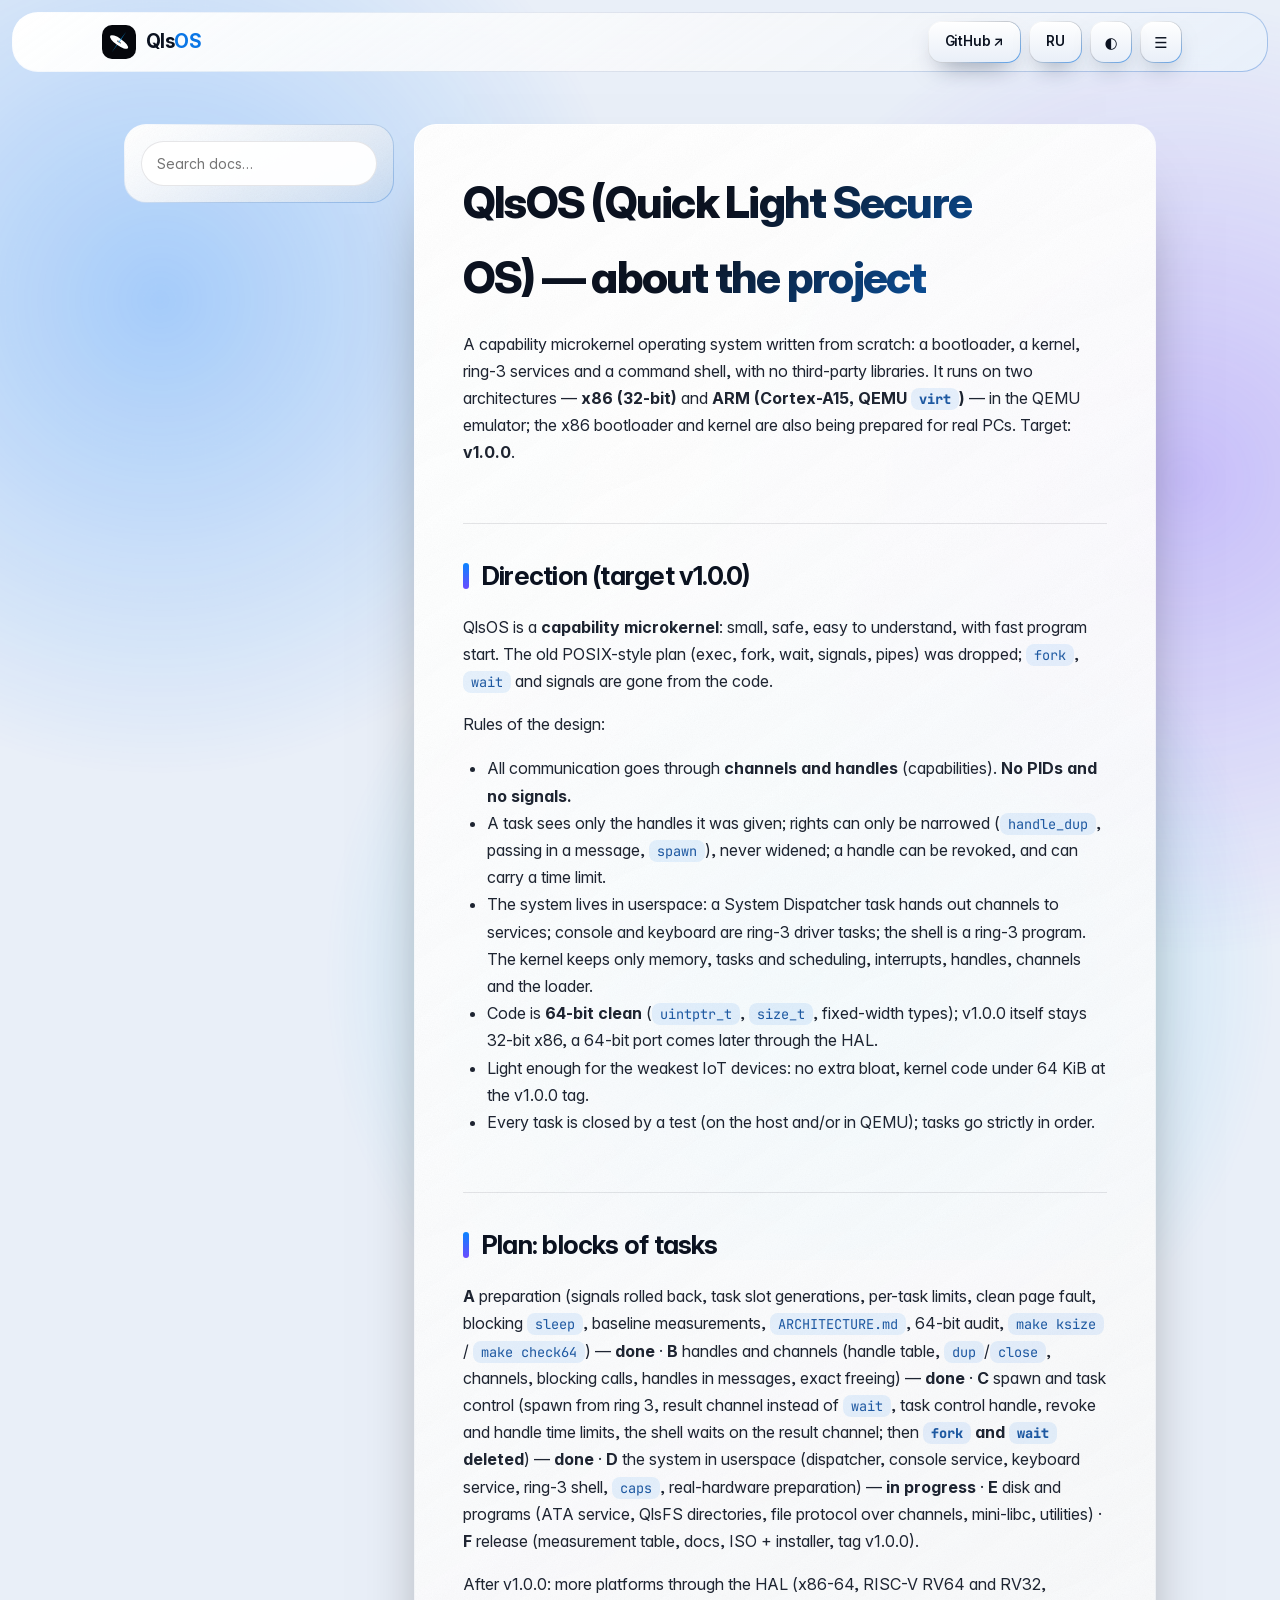
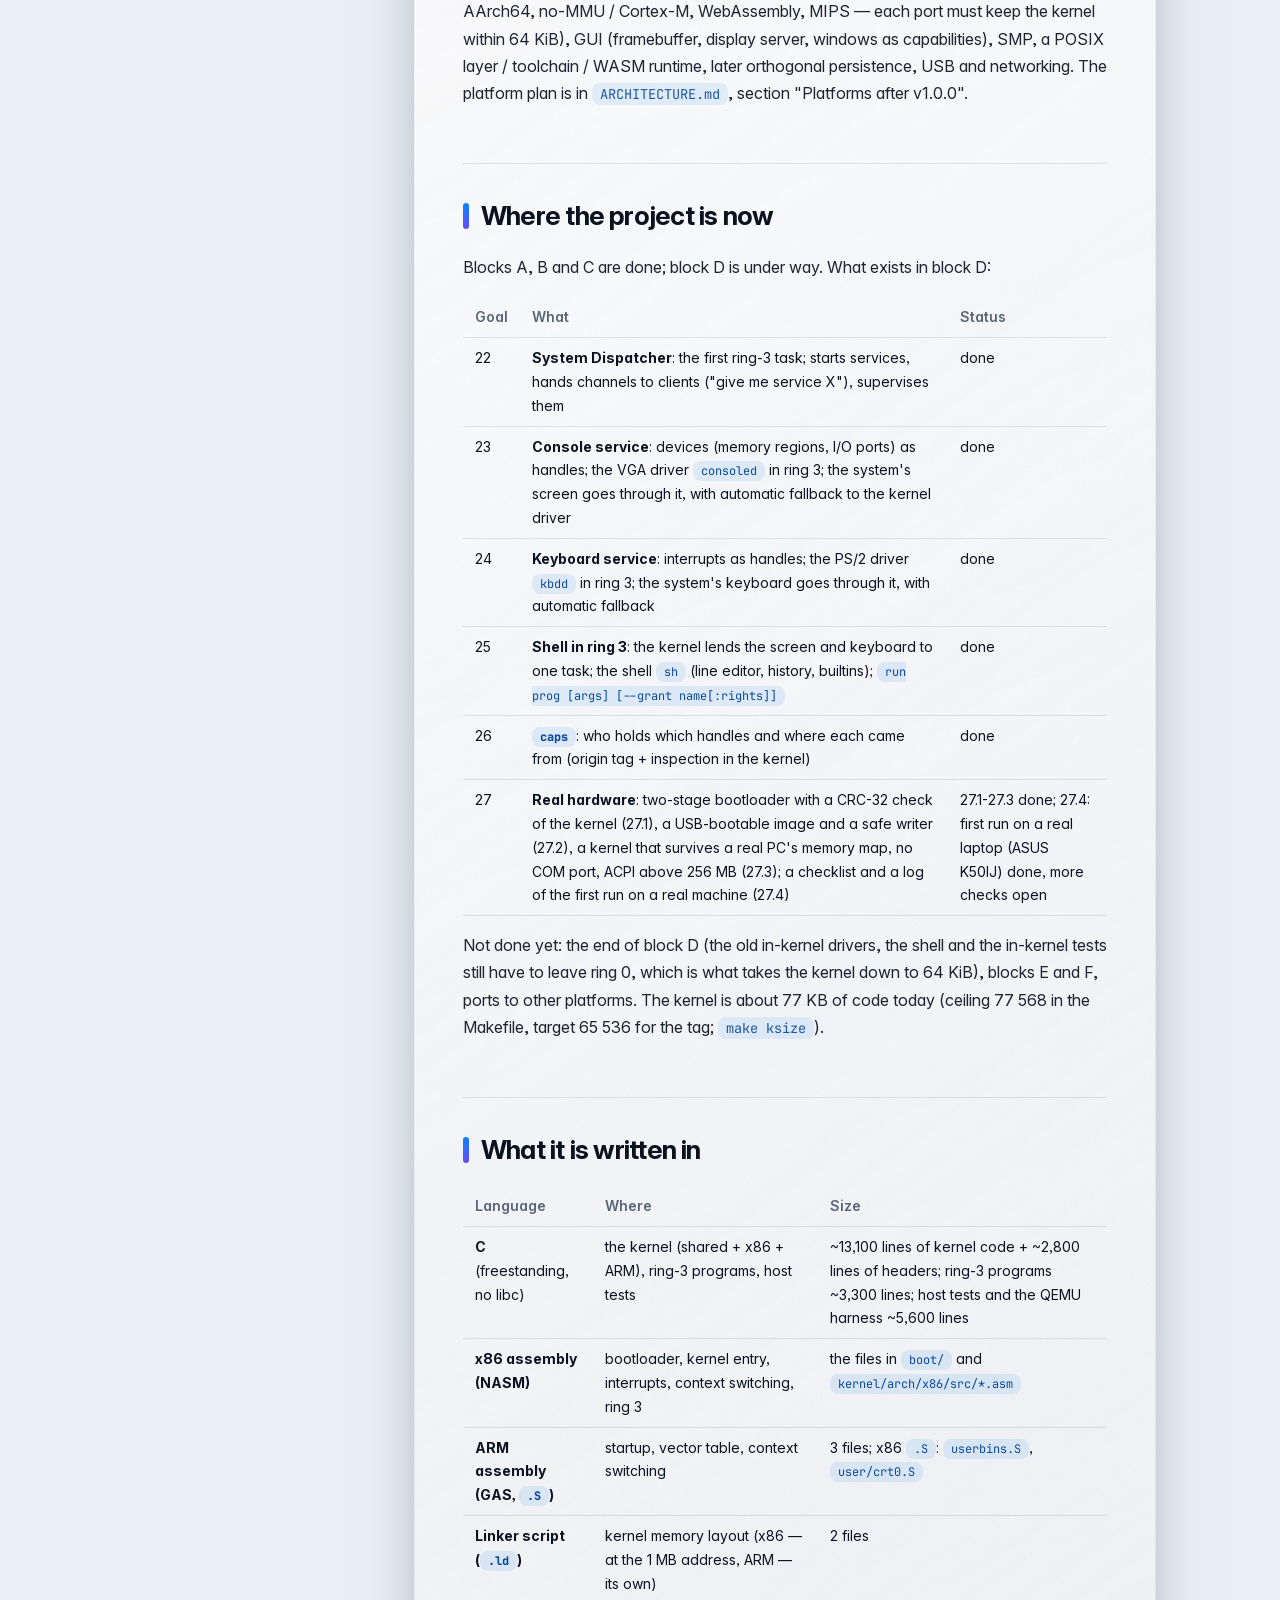
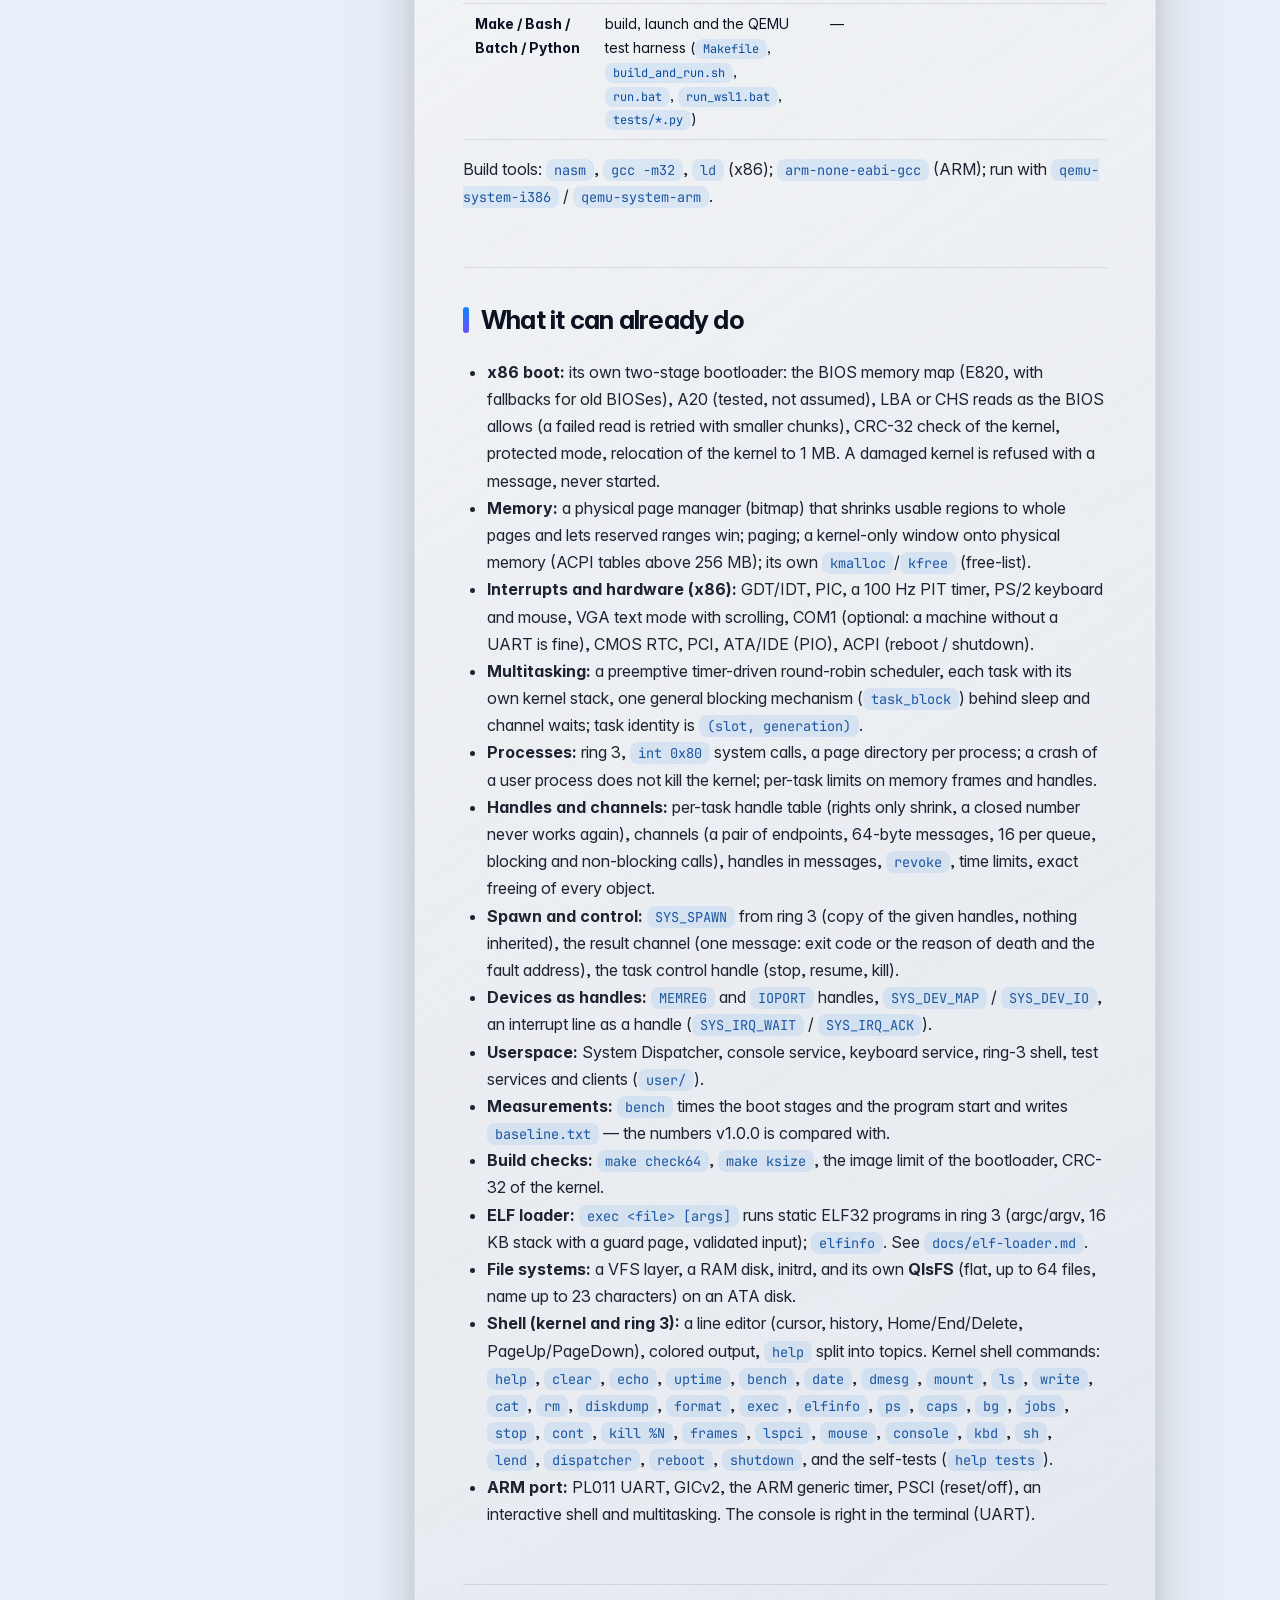
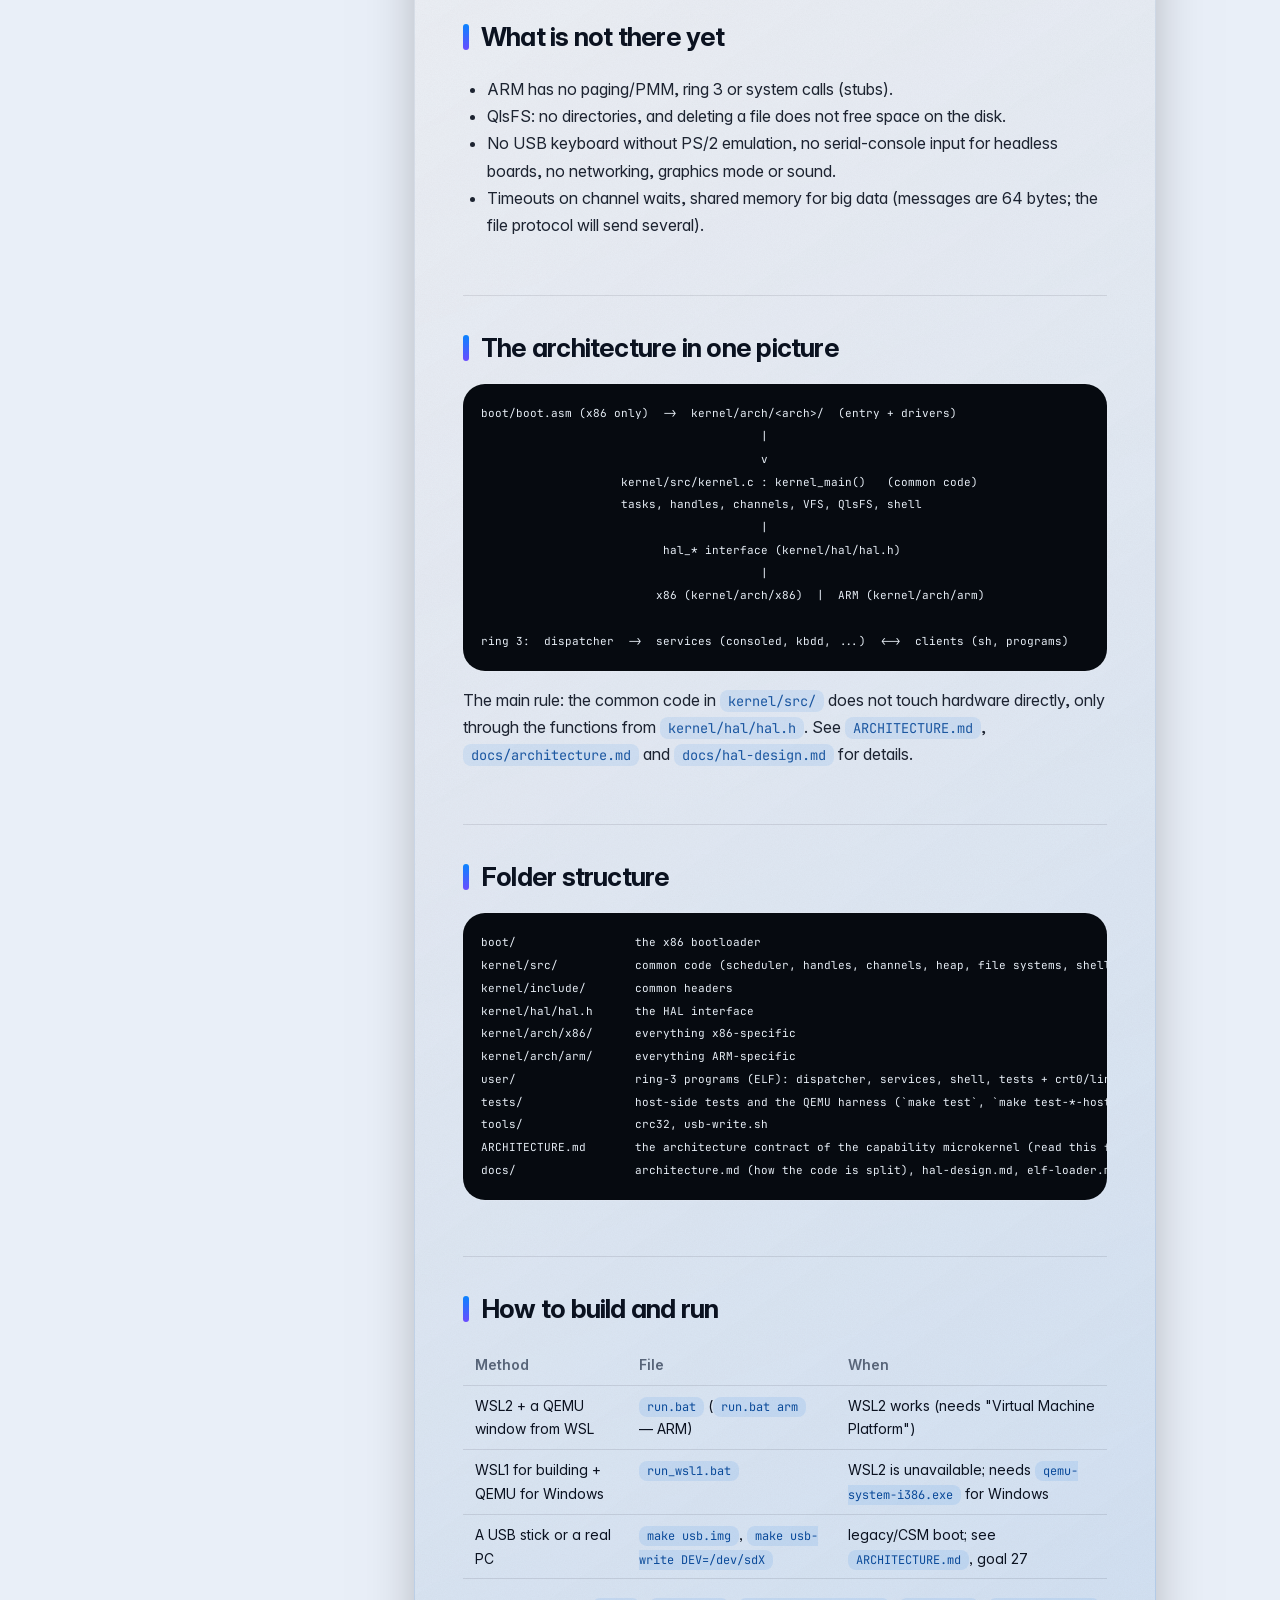
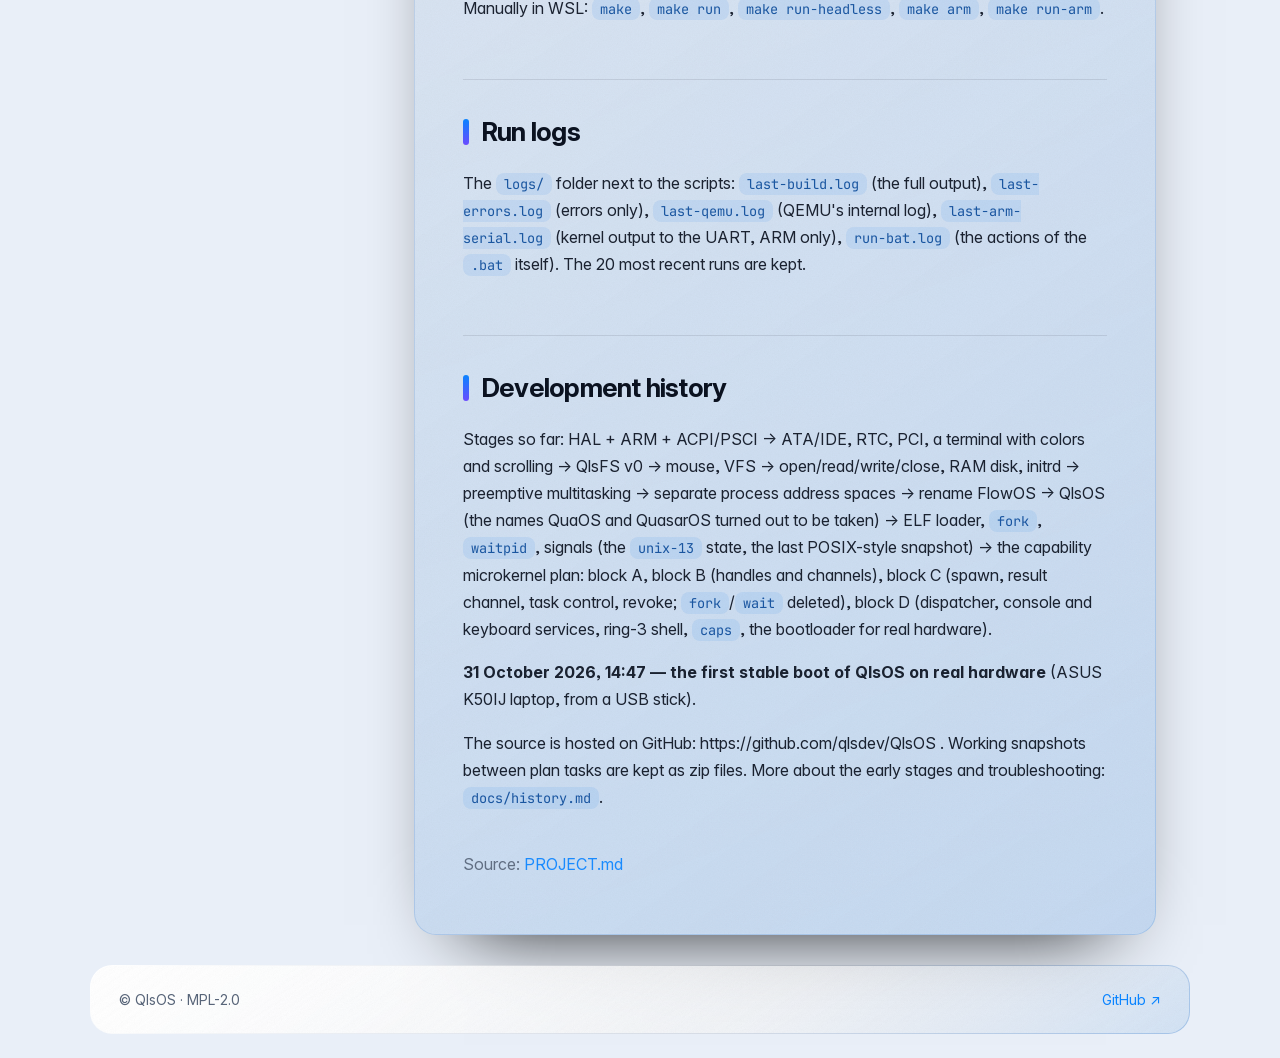
<file: docs/project.html>
<!DOCTYPE html>
<html lang="en"><head><meta charset="UTF-8"><meta name="viewport" content="width=device-width,initial-scale=1"><title>Project — QlsOS</title>
<meta name="description" content="QlsOS documentation: Project"><link rel="canonical" href="https://qlsos.github.io/docs/project.html"><meta property="og:image" content="https://qlsos.github.io/assets/img/og.png">
<link rel="icon" type="image/svg+xml" href="../assets/img/favicon.svg"><link rel="stylesheet" href="../assets/lasurpixel/lasurpixel.css"><link rel="stylesheet" href="../assets/css/style.css"><script src="../assets/lasurpixel/lasurpixel.js"></script>
<script src="../data/docs-ru.js"></script><script>(function(){try{var l=localStorage.getItem('l')}catch(e){}l=l||((navigator.language||'').toLowerCase().indexOf('ru')==0?'ru':'en');var m=location.pathname.match(/\/docs\/(ru\/)?([a-z-]+)\.html$/);if(!m)return;var r=!!m[1],s=m[2],a=window.QLS_RU_DOCS||[];if(l==='ru'&&!r&&a.indexOf(s)>-1)location.replace('ru/'+s+'.html'+location.hash);else if(l!=='ru'&&r)location.replace('../'+s+'.html'+location.hash)})();</script>
<script src="search.js"></script><script src="../assets/js/i18n.js" defer></script><script src="../assets/js/main.js" defer></script></head>
<body><div class="bg"><i></i><i></i><i></i></div><header class="gl"><div class="wrap">
 <a class="brand" href="../index.html#top"><img src="../assets/img/logo-mark.svg" alt=""><span class="bn">Qls<b>OS</b></span></a>
 <button id="menu" class="lp-ib" aria-label="Menu">☰</button>
 <nav>
  <a href="../index.html#principles">Principles</a><a href="../index.html#architecture">Architecture</a><a href="../index.html#why" data-ru="Почему">Why QlsOS</a><a href="../index.html#roadmap" data-ru="Карта">Roadmap</a><a href="../index.html#hardware" data-ru="Железо">Hardware</a><a href="../index.html#start" data-ru="Старт">Quick start</a><a href="../index.html#download">Download</a><a class="on" href="index.html" data-ru="Документы">Docs</a><a href="../index.html#contribute" data-ru="Вклад">Contribute</a>
 </nav>
 <div class="tl"><a class="lp-ib w" href="https://github.com/qlsdev/QlsOS">GitHub ↗</a><button id="lang" class="lp-ib w" aria-label="Language">RU</button><button id="theme" class="lp-ib" aria-label="Theme">◐</button></div>
</div></header>
<main><div class="wrap dgrid"><aside class="side gl"><input id="dq" type="search" placeholder="Search docs…" autocomplete="off"><div id="dres"></div><nav class="dn"><a class="" href="readme.html">Overview</a><a class="on" href="project.html">Project</a><div class="toc"><a href="#direction-target-v100">Direction (target v1.0.0)</a><a href="#plan-blocks-of-tasks">Plan: blocks of tasks</a><a href="#where-the-project-is-now">Where the project is now</a><a href="#what-it-is-written-in">What it is written in</a><a href="#what-it-can-already-do">What it can already do</a><a href="#what-is-not-there-yet">What is not there yet</a><a href="#the-architecture-in-one-picture">The architecture in one picture</a><a href="#folder-structure">Folder structure</a><a href="#how-to-build-and-run">How to build and run</a><a href="#run-logs">Run logs</a><a href="#development-history">Development history</a></div><a class="" href="contract.html">Architecture contract</a><a class="" href="code-layout.html">Code layout</a><a class="" href="hal-design.html">HAL design</a><a class="" href="elf-loader.html">ELF loader</a><a class="" href="hardware-checklist.html">Hardware checklist</a><a class="" href="history.html">History</a></nav></aside><article class="doc gl"><h1 id="qlsos-quick-light-secure-os--about-the-project">QlsOS (Quick Light Secure OS) — about the project</h1>
<p>A capability microkernel operating system written from scratch: a bootloader, a kernel, ring-3 services and a command shell, with no third-party libraries. It runs on two architectures — <strong>x86 (32-bit)</strong> and <strong>ARM (Cortex-A15, QEMU <code>virt</code>)</strong> — in the QEMU emulator; the x86 bootloader and kernel are also being prepared for real PCs. Target: <strong>v1.0.0</strong>.</p>
<h2 id="direction-target-v100">Direction (target v1.0.0)</h2>
<p>QlsOS is a <strong>capability microkernel</strong>: small, safe, easy to understand, with fast program start. The old POSIX-style plan (exec, fork, wait, signals, pipes) was dropped; <code>fork</code>, <code>wait</code> and signals are gone from the code.</p>
<p>Rules of the design:</p>
<ul><li>All communication goes through <strong>channels and handles</strong> (capabilities). <strong>No PIDs and no signals.</strong></li><li>A task sees only the handles it was given; rights can only be narrowed (<code>handle_dup</code>, passing in a message, <code>spawn</code>), never widened; a handle can be revoked, and can carry a time limit.</li><li>The system lives in userspace: a System Dispatcher task hands out channels to services; console and keyboard are ring-3 driver tasks; the shell is a ring-3 program. The kernel keeps only memory, tasks and scheduling, interrupts, handles, channels and the loader.</li><li>Code is <strong>64-bit clean</strong> (<code>uintptr_t</code>, <code>size_t</code>, fixed-width types); v1.0.0 itself stays 32-bit x86, a 64-bit port comes later through the HAL.</li><li>Light enough for the weakest IoT devices: no extra bloat, kernel code under 64 KiB at the v1.0.0 tag.</li><li>Every task is closed by a test (on the host and/or in QEMU); tasks go strictly in order.</li></ul>
<h2 id="plan-blocks-of-tasks">Plan: blocks of tasks</h2>
<p><strong>A</strong> preparation (signals rolled back, task slot generations, per-task limits, clean page fault, blocking <code>sleep</code>, baseline measurements, <code>ARCHITECTURE.md</code>, 64-bit audit, <code>make ksize</code> / <code>make check64</code>) — <strong>done</strong> · <strong>B</strong> handles and channels (handle table, <code>dup</code>/<code>close</code>, channels, blocking calls, handles in messages, exact freeing) — <strong>done</strong> · <strong>C</strong> spawn and task control (spawn from ring 3, result channel instead of <code>wait</code>, task control handle, revoke and handle time limits, the shell waits on the result channel; then <strong><code>fork</code> and <code>wait</code> deleted</strong>) — <strong>done</strong> · <strong>D</strong> the system in userspace (dispatcher, console service, keyboard service, ring-3 shell, <code>caps</code>, real-hardware preparation) — <strong>in progress</strong> · <strong>E</strong> disk and programs (ATA service, QlsFS directories, file protocol over channels, mini-libc, utilities) · <strong>F</strong> release (measurement table, docs, ISO + installer, tag v1.0.0).</p>
<p>After v1.0.0: more platforms through the HAL (x86-64, RISC-V RV64 and RV32, AArch64, no-MMU / Cortex-M, WebAssembly, MIPS — each port must keep the kernel within 64 KiB), GUI (framebuffer, display server, windows as capabilities), SMP, a POSIX layer / toolchain / WASM runtime, later orthogonal persistence, USB and networking. The platform plan is in <a href="contract.html"><code>ARCHITECTURE.md</code></a>, section "Platforms after v1.0.0".</p>
<h2 id="where-the-project-is-now">Where the project is now</h2>
<p>Blocks A, B and C are done; block D is under way. What exists in block D:</p>
<div class="tw"><table><thead><tr><th>Goal</th><th>What</th><th>Status</th></tr></thead><tbody><tr><td>22</td><td><strong>System Dispatcher</strong>: the first ring-3 task; starts services, hands channels to clients ("give me service X"), supervises them</td><td>done</td></tr><tr><td>23</td><td><strong>Console service</strong>: devices (memory regions, I/O ports) as handles; the VGA driver <code>consoled</code> in ring 3; the system's screen goes through it, with automatic fallback to the kernel driver</td><td>done</td></tr><tr><td>24</td><td><strong>Keyboard service</strong>: interrupts as handles; the PS/2 driver <code>kbdd</code> in ring 3; the system's keyboard goes through it, with automatic fallback</td><td>done</td></tr><tr><td>25</td><td><strong>Shell in ring 3</strong>: the kernel lends the screen and keyboard to one task; the shell <code>sh</code> (line editor, history, builtins); <code>run prog [args] [--grant name[:rights]]</code></td><td>done</td></tr><tr><td>26</td><td><strong><code>caps</code></strong>: who holds which handles and where each came from (origin tag + inspection in the kernel)</td><td>done</td></tr><tr><td>27</td><td><strong>Real hardware</strong>: two-stage bootloader with a CRC-32 check of the kernel (27.1), a USB-bootable image and a safe writer (27.2), a kernel that survives a real PC's memory map, no COM port, ACPI above 256 MB (27.3); a checklist and a log of the first run on a real machine (27.4)</td><td>27.1-27.3 done; 27.4: first run on a real laptop (ASUS K50IJ) done, more checks open</td></tr></tbody></table></div>
<p>Not done yet: the end of block D (the old in-kernel drivers, the shell and the in-kernel tests still have to leave ring 0, which is what takes the kernel down to 64 KiB), blocks E and F, ports to other platforms. The kernel is about 77 KB of code today (ceiling 77 568 in the Makefile, target 65 536 for the tag; <code>make ksize</code>).</p>
<h2 id="what-it-is-written-in">What it is written in</h2>
<div class="tw"><table><thead><tr><th>Language</th><th>Where</th><th>Size</th></tr></thead><tbody><tr><td><strong>C</strong> (freestanding, no libc)</td><td>the kernel (shared + x86 + ARM), ring-3 programs, host tests</td><td>~13,100 lines of kernel code + ~2,800 lines of headers; ring-3 programs ~3,300 lines; host tests and the QEMU harness ~5,600 lines</td></tr><tr><td><strong>x86 assembly (NASM)</strong></td><td>bootloader, kernel entry, interrupts, context switching, ring 3</td><td>the files in <code>boot/</code> and <code>kernel/arch/x86/src/*.asm</code></td></tr><tr><td><strong>ARM assembly (GAS, <code>.S</code>)</strong></td><td>startup, vector table, context switching</td><td>3 files; x86 <code>.S</code>: <code>userbins.S</code>, <code>user/crt0.S</code></td></tr><tr><td><strong>Linker script (<code>.ld</code>)</strong></td><td>kernel memory layout (x86 — at the 1 MB address, ARM — its own)</td><td>2 files</td></tr><tr><td><strong>Make / Bash / Batch / Python</strong></td><td>build, launch and the QEMU test harness (<code>Makefile</code>, <code>build_and_run.sh</code>, <code>run.bat</code>, <code>run_wsl1.bat</code>, <code>tests/*.py</code>)</td><td>—</td></tr></tbody></table></div>
<p>Build tools: <code>nasm</code>, <code>gcc -m32</code>, <code>ld</code> (x86); <code>arm-none-eabi-gcc</code> (ARM); run with <code>qemu-system-i386</code> / <code>qemu-system-arm</code>.</p>
<h2 id="what-it-can-already-do">What it can already do</h2>
<ul><li><strong>x86 boot:</strong> its own two-stage bootloader: the BIOS memory map (E820, with fallbacks for old BIOSes), A20 (tested, not assumed), LBA or CHS reads as the BIOS allows (a failed read is retried with smaller chunks), CRC-32 check of the kernel, protected mode, relocation of the kernel to 1 MB. A damaged kernel is refused with a message, never started.</li><li><strong>Memory:</strong> a physical page manager (bitmap) that shrinks usable regions to whole pages and lets reserved ranges win; paging; a kernel-only window onto physical memory (ACPI tables above 256 MB); its own <code>kmalloc</code>/<code>kfree</code> (free-list).</li><li><strong>Interrupts and hardware (x86):</strong> GDT/IDT, PIC, a 100 Hz PIT timer, PS/2 keyboard and mouse, VGA text mode with scrolling, COM1 (optional: a machine without a UART is fine), CMOS RTC, PCI, ATA/IDE (PIO), ACPI (reboot / shutdown).</li><li><strong>Multitasking:</strong> a preemptive timer-driven round-robin scheduler, each task with its own kernel stack, one general blocking mechanism (<code>task_block</code>) behind sleep and channel waits; task identity is <code>(slot, generation)</code>.</li><li><strong>Processes:</strong> ring 3, <code>int 0x80</code> system calls, a page directory per process; a crash of a user process does not kill the kernel; per-task limits on memory frames and handles.</li><li><strong>Handles and channels:</strong> per-task handle table (rights only shrink, a closed number never works again), channels (a pair of endpoints, 64-byte messages, 16 per queue, blocking and non-blocking calls), handles in messages, <code>revoke</code>, time limits, exact freeing of every object.</li><li><strong>Spawn and control:</strong> <code>SYS_SPAWN</code> from ring 3 (copy of the given handles, nothing inherited), the result channel (one message: exit code or the reason of death and the fault address), the task control handle (stop, resume, kill).</li><li><strong>Devices as handles:</strong> <code>MEMREG</code> and <code>IOPORT</code> handles, <code>SYS_DEV_MAP</code> / <code>SYS_DEV_IO</code>, an interrupt line as a handle (<code>SYS_IRQ_WAIT</code> / <code>SYS_IRQ_ACK</code>).</li><li><strong>Userspace:</strong> System Dispatcher, console service, keyboard service, ring-3 shell, test services and clients (<code>user/</code>).</li><li><strong>Measurements:</strong> <code>bench</code> times the boot stages and the program start and writes <code>baseline.txt</code> — the numbers v1.0.0 is compared with.</li><li><strong>Build checks:</strong> <code>make check64</code>, <code>make ksize</code>, the image limit of the bootloader, CRC-32 of the kernel.</li><li><strong>ELF loader:</strong> <code>exec &lt;file&gt; [args]</code> runs static ELF32 programs in ring 3 (argc/argv, 16 KB stack with a guard page, validated input); <code>elfinfo</code>. See <code>docs/elf-loader.md</code>.</li><li><strong>File systems:</strong> a VFS layer, a RAM disk, initrd, and its own <strong>QlsFS</strong> (flat, up to 64 files, name up to 23 characters) on an ATA disk.</li><li><strong>Shell (kernel and ring 3):</strong> a line editor (cursor, history, Home/End/Delete, PageUp/PageDown), colored output, <code>help</code> split into topics. Kernel shell commands: <code>help</code>, <code>clear</code>, <code>echo</code>, <code>uptime</code>, <code>bench</code>, <code>date</code>, <code>dmesg</code>, <code>mount</code>, <code>ls</code>, <code>write</code>, <code>cat</code>, <code>rm</code>, <code>diskdump</code>, <code>format</code>, <code>exec</code>, <code>elfinfo</code>, <code>ps</code>, <code>caps</code>, <code>bg</code>, <code>jobs</code>, <code>stop</code>, <code>cont</code>, <code>kill %N</code>, <code>frames</code>, <code>lspci</code>, <code>mouse</code>, <code>console</code>, <code>kbd</code>, <code>sh</code>, <code>lend</code>, <code>dispatcher</code>, <code>reboot</code>, <code>shutdown</code>, and the self-tests (<code>help tests</code>).</li><li><strong>ARM port:</strong> PL011 UART, GICv2, the ARM generic timer, PSCI (reset/off), an interactive shell and multitasking. The console is right in the terminal (UART).</li></ul>
<h2 id="what-is-not-there-yet">What is not there yet</h2>
<ul><li>ARM has no paging/PMM, ring 3 or system calls (stubs).</li><li>QlsFS: no directories, and deleting a file does not free space on the disk.</li><li>No USB keyboard without PS/2 emulation, no serial-console input for headless boards, no networking, graphics mode or sound.</li><li>Timeouts on channel waits, shared memory for big data (messages are 64 bytes; the file protocol will send several).</li></ul>
<h2 id="the-architecture-in-one-picture">The architecture in one picture</h2>
<pre><code>boot/boot.asm (x86 only)  -&gt;  kernel/arch/&lt;arch&gt;/  (entry + drivers)
                                        |
                                        v
                    kernel/src/kernel.c : kernel_main()   (common code)
                    tasks, handles, channels, VFS, QlsFS, shell
                                        |
                          hal_* interface (kernel/hal/hal.h)
                                        |
                         x86 (kernel/arch/x86)  |  ARM (kernel/arch/arm)

ring 3:  dispatcher  -&gt;  services (consoled, kbdd, ...)  &lt;-&gt;  clients (sh, programs)      all talk over channels and handles</code></pre>
<p>The main rule: the common code in <code>kernel/src/</code> does not touch hardware directly, only through the functions from <code>kernel/hal/hal.h</code>. See <code>ARCHITECTURE.md</code>, <code>docs/architecture.md</code> and <code>docs/hal-design.md</code> for details.</p>
<h2 id="folder-structure">Folder structure</h2>
<pre><code>boot/                 the x86 bootloader
kernel/src/           common code (scheduler, handles, channels, heap, file systems, shell)
kernel/include/       common headers
kernel/hal/hal.h      the HAL interface
kernel/arch/x86/      everything x86-specific
kernel/arch/arm/      everything ARM-specific
user/                 ring-3 programs (ELF): dispatcher, services, shell, tests + crt0/linker script
tests/                host-side tests and the QEMU harness (`make test`, `make test-*-host`, `make test-*`)
tools/                crc32, usb-write.sh
ARCHITECTURE.md       the architecture contract of the capability microkernel (read this first)
docs/                 architecture.md (how the code is split), hal-design.md, elf-loader.md, hardware-checklist.md (running on a real PC), history.md (old README)</code></pre>
<h2 id="how-to-build-and-run">How to build and run</h2>
<div class="tw"><table><thead><tr><th>Method</th><th>File</th><th>When</th></tr></thead><tbody><tr><td>WSL2 + a QEMU window from WSL</td><td><code>run.bat</code> (<code>run.bat arm</code> — ARM)</td><td>WSL2 works (needs "Virtual Machine Platform")</td></tr><tr><td>WSL1 for building + QEMU for Windows</td><td><code>run_wsl1.bat</code></td><td>WSL2 is unavailable; needs <code>qemu-system-i386.exe</code> for Windows</td></tr><tr><td>A USB stick or a real PC</td><td><code>make usb.img</code>, <code>make usb-write DEV=/dev/sdX</code></td><td>legacy/CSM boot; see <code>ARCHITECTURE.md</code>, goal 27</td></tr></tbody></table></div>
<p>Manually in WSL: <code>make</code>, <code>make run</code>, <code>make run-headless</code>, <code>make arm</code>, <code>make run-arm</code>.</p>
<h2 id="run-logs">Run logs</h2>
<p>The <code>logs/</code> folder next to the scripts: <code>last-build.log</code> (the full output), <code>last-errors.log</code> (errors only), <code>last-qemu.log</code> (QEMU's internal log), <code>last-arm-serial.log</code> (kernel output to the UART, ARM only), <code>run-bat.log</code> (the actions of the <code>.bat</code> itself). The 20 most recent runs are kept.</p>
<h2 id="development-history">Development history</h2>
<p>Stages so far: HAL + ARM + ACPI/PSCI → ATA/IDE, RTC, PCI, a terminal with colors and scrolling → QlsFS v0 → mouse, VFS → open/read/write/close, RAM disk, initrd → preemptive multitasking → separate process address spaces → rename FlowOS → QlsOS (the names QuaOS and QuasarOS turned out to be taken) → ELF loader, <code>fork</code>, <code>waitpid</code>, signals (the <code>unix-13</code> state, the last POSIX-style snapshot) → the capability microkernel plan: block A, block B (handles and channels), block C (spawn, result channel, task control, revoke; <code>fork</code>/<code>wait</code> deleted), block D (dispatcher, console and keyboard services, ring-3 shell, <code>caps</code>, the bootloader for real hardware).</p>
<p><strong>31 October 2026, 14:47 — the first stable boot of QlsOS on real hardware</strong> (ASUS K50IJ laptop, from a USB stick).</p>
<p>The source is hosted on GitHub: https://github.com/qlsdev/QlsOS . Working snapshots between plan tasks are kept as zip files. More about the early stages and troubleshooting: <code>docs/history.md</code>.</p><p class="src">Source: <a href="https://github.com/qlsdev/QlsOS/blob/HEAD/PROJECT.md">PROJECT.md</a></p></article></div></main>
<footer class="gl"><div class="wrap"><span>© QlsOS · MPL-2.0</span><span><a href="https://github.com/qlsdev/QlsOS">GitHub ↗</a></span></div></footer></body></html>
</file>
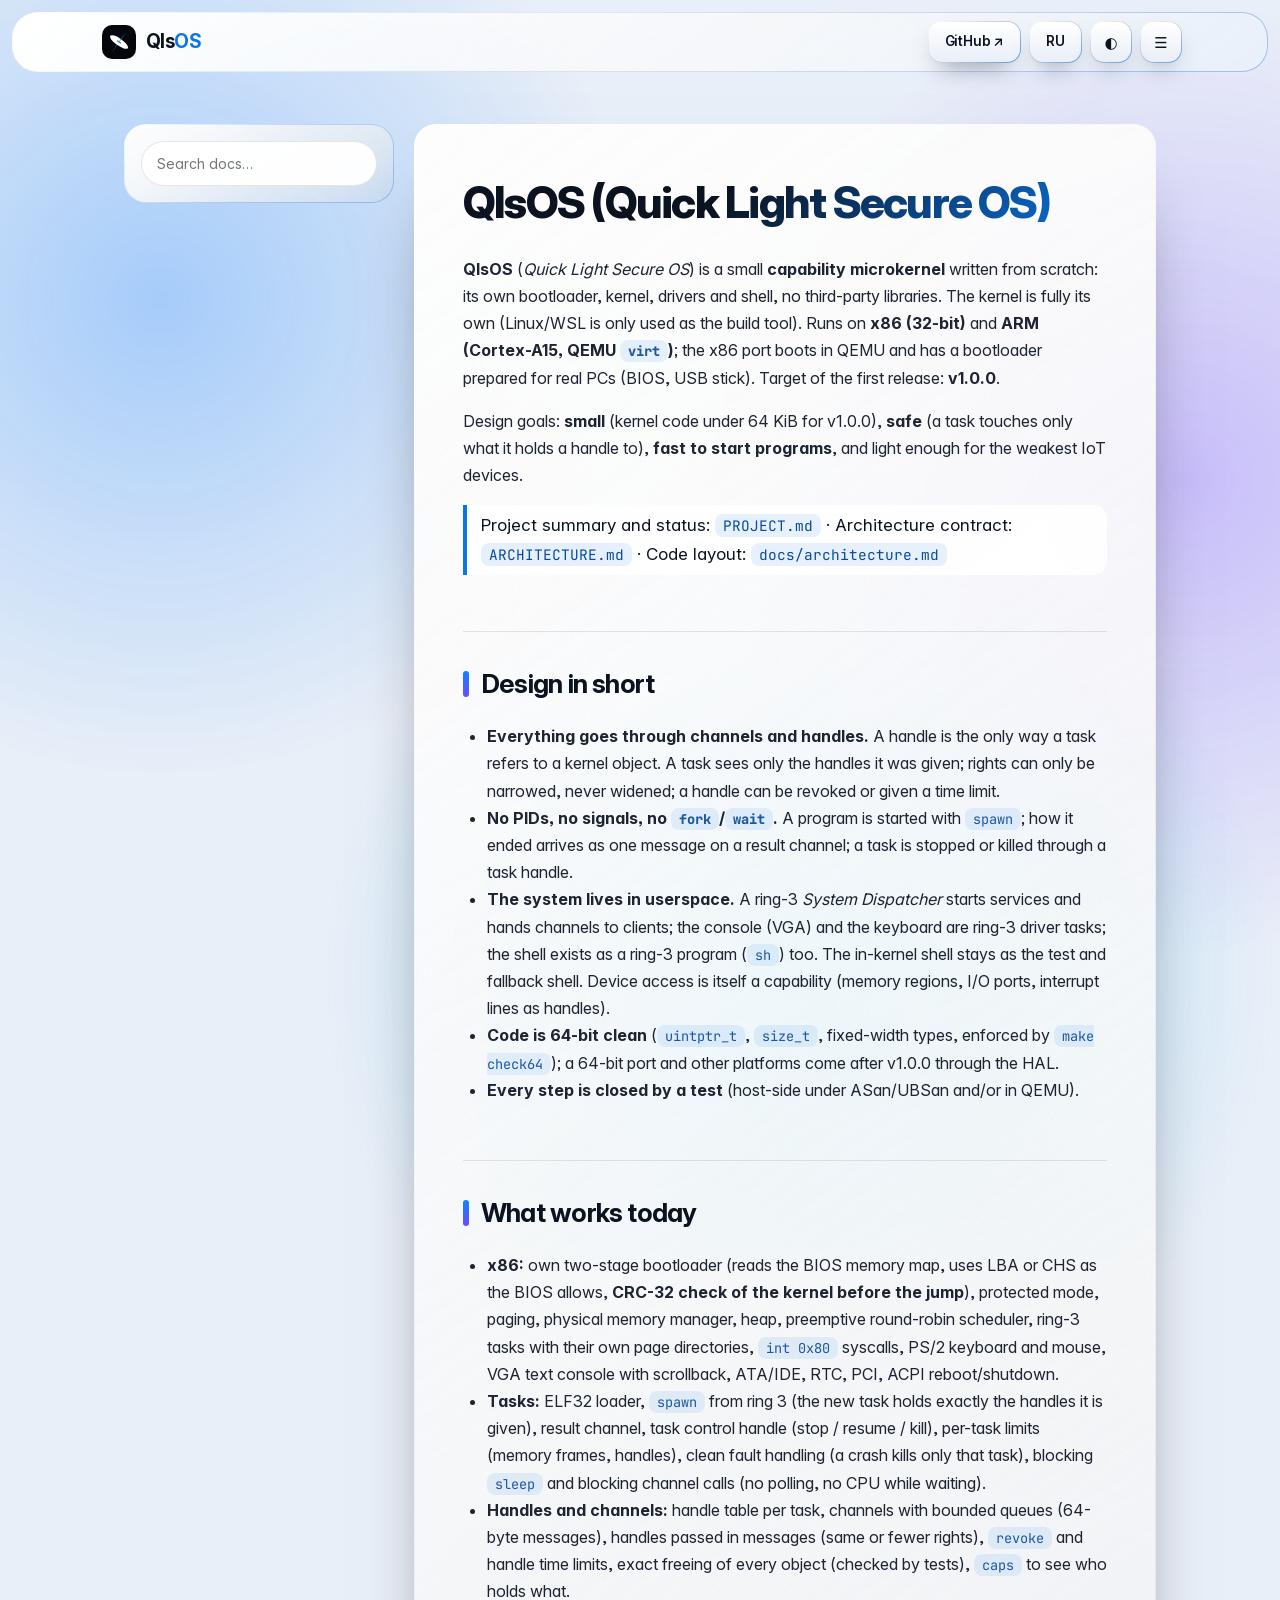
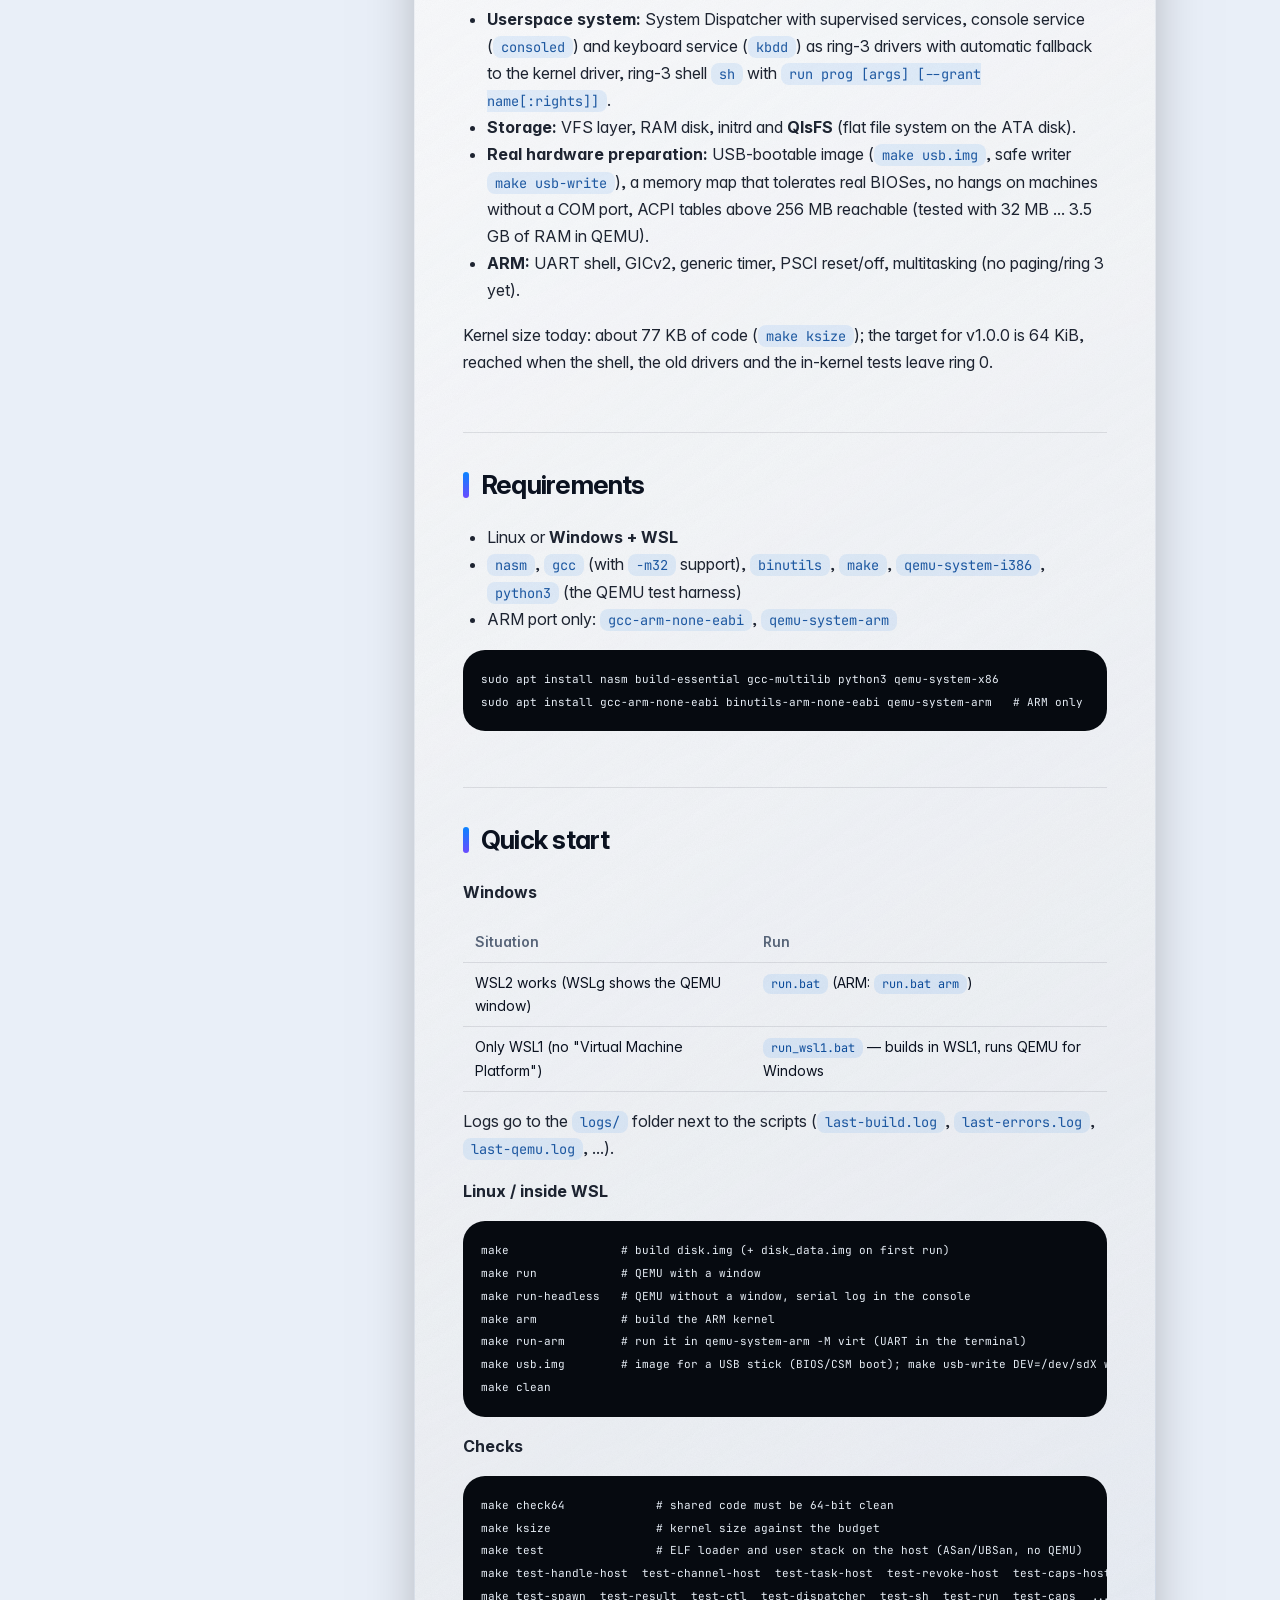
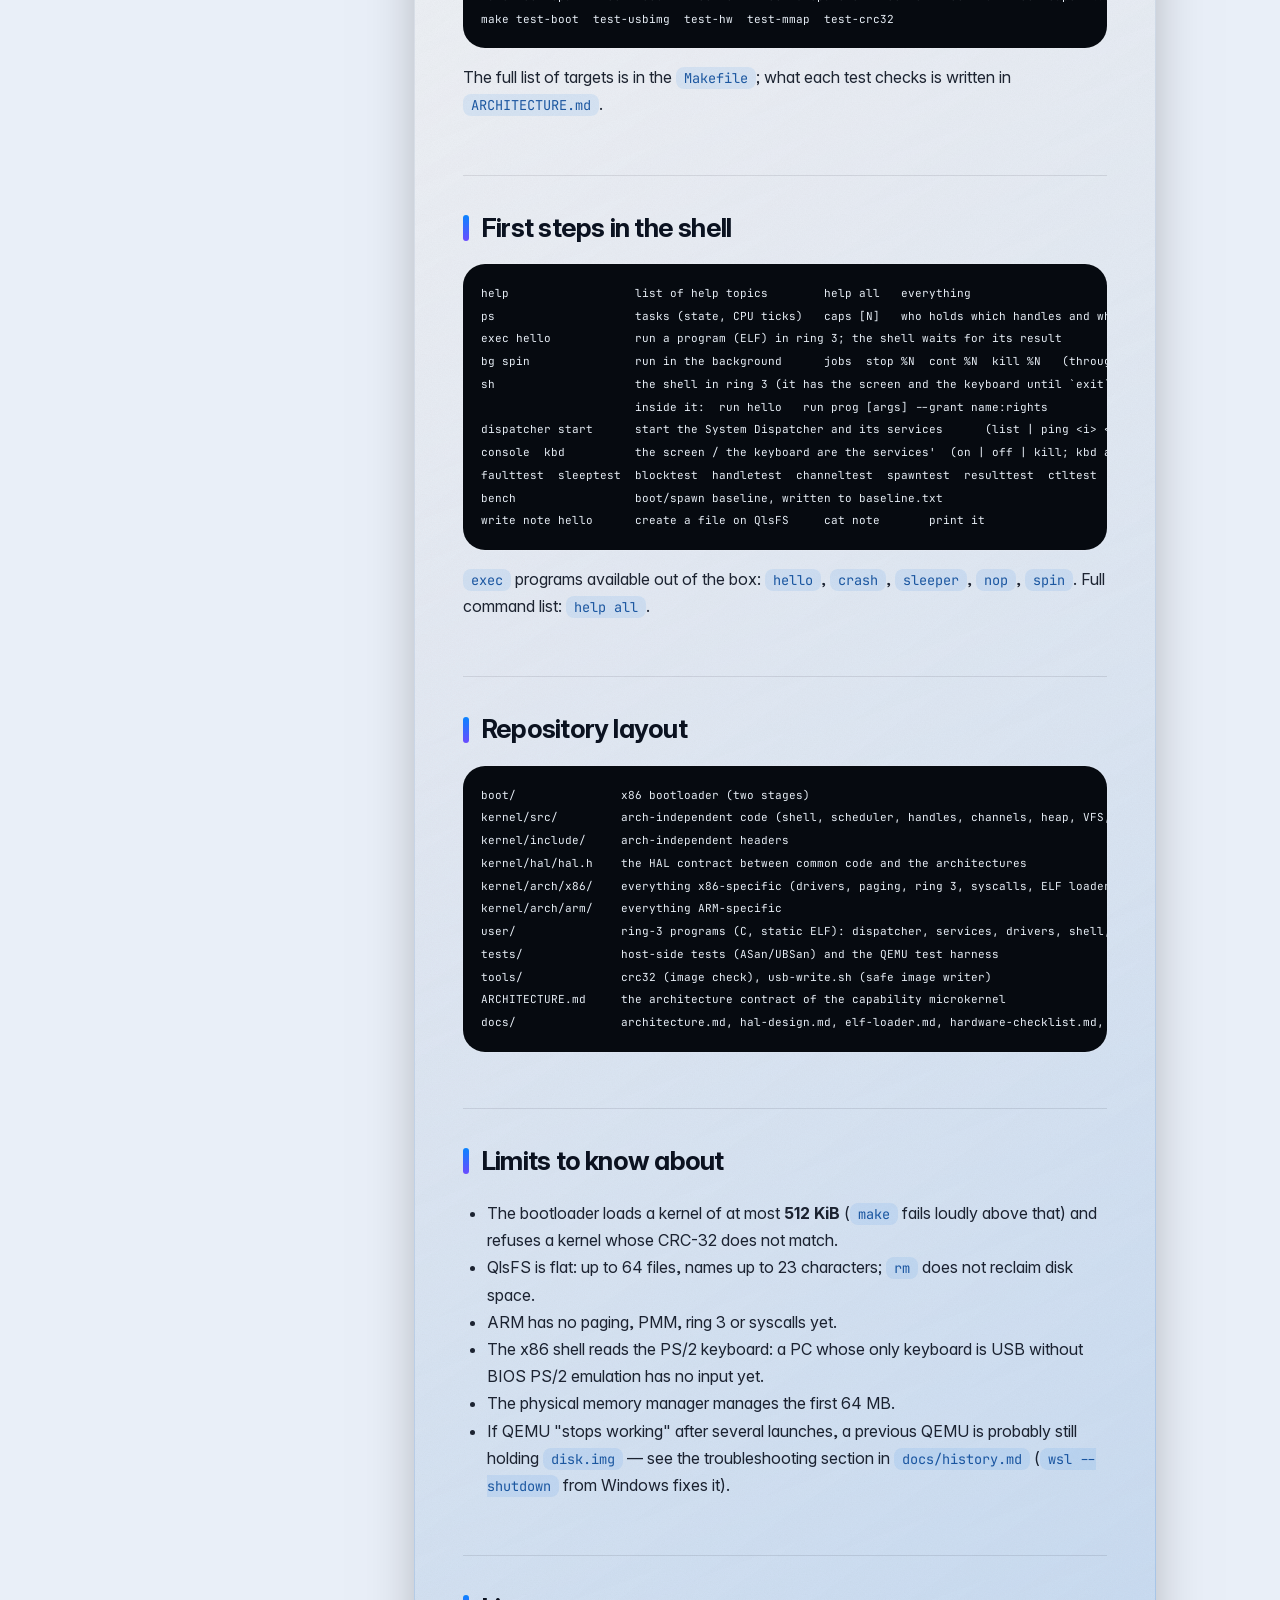
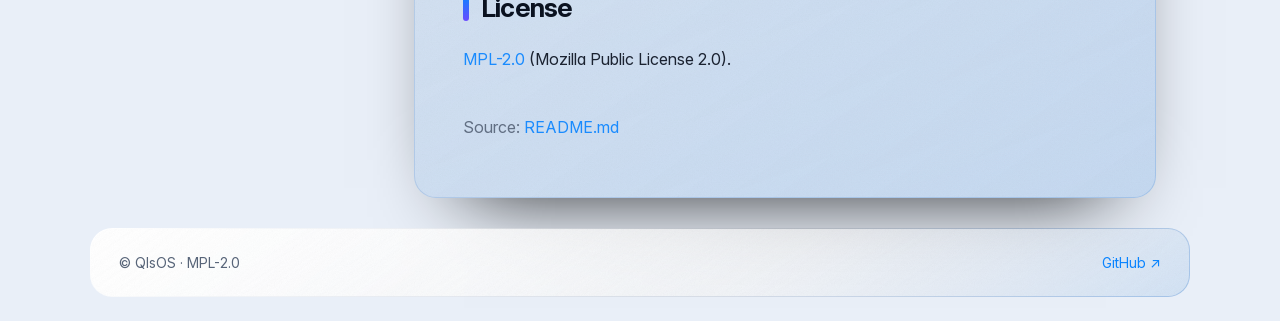
<file: docs/readme.html>
<!DOCTYPE html>
<html lang="en"><head><meta charset="UTF-8"><meta name="viewport" content="width=device-width,initial-scale=1"><title>Overview — QlsOS</title>
<meta name="description" content="QlsOS documentation: Overview"><link rel="canonical" href="https://qlsos.github.io/docs/readme.html"><meta property="og:image" content="https://qlsos.github.io/assets/img/og.png">
<link rel="icon" type="image/svg+xml" href="../assets/img/favicon.svg"><link rel="stylesheet" href="../assets/lasurpixel/lasurpixel.css"><link rel="stylesheet" href="../assets/css/style.css"><script src="../assets/lasurpixel/lasurpixel.js"></script>
<script src="../data/docs-ru.js"></script><script>(function(){try{var l=localStorage.getItem('l')}catch(e){}l=l||((navigator.language||'').toLowerCase().indexOf('ru')==0?'ru':'en');var m=location.pathname.match(/\/docs\/(ru\/)?([a-z-]+)\.html$/);if(!m)return;var r=!!m[1],s=m[2],a=window.QLS_RU_DOCS||[];if(l==='ru'&&!r&&a.indexOf(s)>-1)location.replace('ru/'+s+'.html'+location.hash);else if(l!=='ru'&&r)location.replace('../'+s+'.html'+location.hash)})();</script>
<script src="search.js"></script><script src="../assets/js/i18n.js" defer></script><script src="../assets/js/main.js" defer></script></head>
<body><div class="bg"><i></i><i></i><i></i></div><header class="gl"><div class="wrap">
 <a class="brand" href="../index.html#top"><img src="../assets/img/logo-mark.svg" alt=""><span class="bn">Qls<b>OS</b></span></a>
 <button id="menu" class="lp-ib" aria-label="Menu">☰</button>
 <nav>
  <a href="../index.html#principles">Principles</a><a href="../index.html#architecture">Architecture</a><a href="../index.html#why" data-ru="Почему">Why QlsOS</a><a href="../index.html#roadmap" data-ru="Карта">Roadmap</a><a href="../index.html#hardware" data-ru="Железо">Hardware</a><a href="../index.html#start" data-ru="Старт">Quick start</a><a href="../index.html#download">Download</a><a class="on" href="index.html" data-ru="Документы">Docs</a><a href="../index.html#contribute" data-ru="Вклад">Contribute</a>
 </nav>
 <div class="tl"><a class="lp-ib w" href="https://github.com/qlsdev/QlsOS">GitHub ↗</a><button id="lang" class="lp-ib w" aria-label="Language">RU</button><button id="theme" class="lp-ib" aria-label="Theme">◐</button></div>
</div></header>
<main><div class="wrap dgrid"><aside class="side gl"><input id="dq" type="search" placeholder="Search docs…" autocomplete="off"><div id="dres"></div><nav class="dn"><a class="on" href="readme.html">Overview</a><div class="toc"><a href="#design-in-short">Design in short</a><a href="#what-works-today">What works today</a><a href="#requirements">Requirements</a><a href="#quick-start">Quick start</a><a href="#first-steps-in-the-shell">First steps in the shell</a><a href="#repository-layout">Repository layout</a><a href="#limits-to-know-about">Limits to know about</a><a href="#license">License</a></div><a class="" href="project.html">Project</a><a class="" href="contract.html">Architecture contract</a><a class="" href="code-layout.html">Code layout</a><a class="" href="hal-design.html">HAL design</a><a class="" href="elf-loader.html">ELF loader</a><a class="" href="hardware-checklist.html">Hardware checklist</a><a class="" href="history.html">History</a></nav></aside><article class="doc gl"><h1 id="qlsos-quick-light-secure-os">QlsOS (Quick Light Secure OS)</h1>
<p><strong>QlsOS</strong> (<em>Quick Light Secure OS</em>) is a small <strong>capability microkernel</strong> written from scratch: its own bootloader, kernel, drivers and shell, no third-party libraries. The kernel is fully its own (Linux/WSL is only used as the build tool). Runs on <strong>x86 (32-bit)</strong> and <strong>ARM (Cortex-A15, QEMU <code>virt</code>)</strong>; the x86 port boots in QEMU and has a bootloader prepared for real PCs (BIOS, USB stick). Target of the first release: <strong>v1.0.0</strong>.</p>
<p>Design goals: <strong>small</strong> (kernel code under 64 KiB for v1.0.0), <strong>safe</strong> (a task touches only what it holds a handle to), <strong>fast to start programs</strong>, and light enough for the weakest IoT devices.</p>
<blockquote>Project summary and status: <a href="project.html"><code>PROJECT.md</code></a> · Architecture contract: <a href="contract.html"><code>ARCHITECTURE.md</code></a> · Code layout: <a href="code-layout.html"><code>docs/architecture.md</code></a></blockquote>
<h2 id="design-in-short">Design in short</h2>
<ul><li><strong>Everything goes through channels and handles.</strong> A handle is the only way a task refers to a kernel object. A task sees only the handles it was given; rights can only be narrowed, never widened; a handle can be revoked or given a time limit.</li><li><strong>No PIDs, no signals, no <code>fork</code>/<code>wait</code>.</strong> A program is started with <code>spawn</code>; how it ended arrives as one message on a result channel; a task is stopped or killed through a task handle.</li><li><strong>The system lives in userspace.</strong> A ring-3 <em>System Dispatcher</em> starts services and hands channels to clients; the console (VGA) and the keyboard are ring-3 driver tasks; the shell exists as a ring-3 program (<code>sh</code>) too. The in-kernel shell stays as the test and fallback shell. Device access is itself a capability (memory regions, I/O ports, interrupt lines as handles).</li><li><strong>Code is 64-bit clean</strong> (<code>uintptr_t</code>, <code>size_t</code>, fixed-width types, enforced by <code>make check64</code>); a 64-bit port and other platforms come after v1.0.0 through the HAL.</li><li><strong>Every step is closed by a test</strong> (host-side under ASan/UBSan and/or in QEMU).</li></ul>
<h2 id="what-works-today">What works today</h2>
<ul><li><strong>x86:</strong> own two-stage bootloader (reads the BIOS memory map, uses LBA or CHS as the BIOS allows, <strong>CRC-32 check of the kernel before the jump</strong>), protected mode, paging, physical memory manager, heap, preemptive round-robin scheduler, ring-3 tasks with their own page directories, <code>int 0x80</code> syscalls, PS/2 keyboard and mouse, VGA text console with scrollback, ATA/IDE, RTC, PCI, ACPI reboot/shutdown.</li><li><strong>Tasks:</strong> ELF32 loader, <code>spawn</code> from ring 3 (the new task holds exactly the handles it is given), result channel, task control handle (stop / resume / kill), per-task limits (memory frames, handles), clean fault handling (a crash kills only that task), blocking <code>sleep</code> and blocking channel calls (no polling, no CPU while waiting).</li><li><strong>Handles and channels:</strong> handle table per task, channels with bounded queues (64-byte messages), handles passed in messages (same or fewer rights), <code>revoke</code> and handle time limits, exact freeing of every object (checked by tests), <code>caps</code> to see who holds what.</li><li><strong>Userspace system:</strong> System Dispatcher with supervised services, console service (<code>consoled</code>) and keyboard service (<code>kbdd</code>) as ring-3 drivers with automatic fallback to the kernel driver, ring-3 shell <code>sh</code> with <code>run prog [args] [--grant name[:rights]]</code>.</li><li><strong>Storage:</strong> VFS layer, RAM disk, initrd and <strong>QlsFS</strong> (flat file system on the ATA disk).</li><li><strong>Real hardware preparation:</strong> USB-bootable image (<code>make usb.img</code>, safe writer <code>make usb-write</code>), a memory map that tolerates real BIOSes, no hangs on machines without a COM port, ACPI tables above 256 MB reachable (tested with 32 MB ... 3.5 GB of RAM in QEMU).</li><li><strong>ARM:</strong> UART shell, GICv2, generic timer, PSCI reset/off, multitasking (no paging/ring 3 yet).</li></ul>
<p>Kernel size today: about 77 KB of code (<code>make ksize</code>); the target for v1.0.0 is 64 KiB, reached when the shell, the old drivers and the in-kernel tests leave ring 0.</p>
<h2 id="requirements">Requirements</h2>
<ul><li>Linux or <strong>Windows + WSL</strong></li><li><code>nasm</code>, <code>gcc</code> (with <code>-m32</code> support), <code>binutils</code>, <code>make</code>, <code>qemu-system-i386</code>, <code>python3</code> (the QEMU test harness)</li><li>ARM port only: <code>gcc-arm-none-eabi</code>, <code>qemu-system-arm</code></li></ul>
<pre><code>sudo apt install nasm build-essential gcc-multilib python3 qemu-system-x86
sudo apt install gcc-arm-none-eabi binutils-arm-none-eabi qemu-system-arm   # ARM only</code></pre>
<h2 id="quick-start">Quick start</h2>
<p><strong>Windows</strong></p>
<div class="tw"><table><thead><tr><th>Situation</th><th>Run</th></tr></thead><tbody><tr><td>WSL2 works (WSLg shows the QEMU window)</td><td><code>run.bat</code> (ARM: <code>run.bat arm</code>)</td></tr><tr><td>Only WSL1 (no "Virtual Machine Platform")</td><td><code>run_wsl1.bat</code> — builds in WSL1, runs QEMU for Windows</td></tr></tbody></table></div>
<p>Logs go to the <code>logs/</code> folder next to the scripts (<code>last-build.log</code>, <code>last-errors.log</code>, <code>last-qemu.log</code>, ...).</p>
<p><strong>Linux / inside WSL</strong></p>
<pre><code>make                # build disk.img (+ disk_data.img on first run)
make run            # QEMU with a window
make run-headless   # QEMU without a window, serial log in the console
make arm            # build the ARM kernel
make run-arm        # run it in qemu-system-arm -M virt (UART in the terminal)
make usb.img        # image for a USB stick (BIOS/CSM boot); make usb-write DEV=/dev/sdX writes it safely
make clean</code></pre>
<p><strong>Checks</strong></p>
<pre><code>make check64             # shared code must be 64-bit clean
make ksize               # kernel size against the budget
make test                # ELF loader and user stack on the host (ASan/UBSan, no QEMU)
make test-handle-host  test-channel-host  test-task-host  test-revoke-host  test-caps-host  ...   # the kernel logic on the host
make test-spawn  test-result  test-ctl  test-dispatcher  test-sh  test-run  test-caps  ...        # in QEMU (each one also runs the earlier self-tests)
make test-boot  test-usbimg  test-hw  test-mmap  test-crc32                                       # bootloader, images, odd machines</code></pre>
<p>The full list of targets is in the <code>Makefile</code>; what each test checks is written in <a href="contract.html"><code>ARCHITECTURE.md</code></a>.</p>
<h2 id="first-steps-in-the-shell">First steps in the shell</h2>
<pre><code>help                  list of help topics        help all   everything
ps                    tasks (state, CPU ticks)   caps [N]   who holds which handles and where each came from
exec hello            run a program (ELF) in ring 3; the shell waits for its result
bg spin               run in the background      jobs  stop %N  cont %N  kill %N   (through the task handle)
sh                    the shell in ring 3 (it has the screen and the keyboard until `exit`)
                      inside it:  run hello   run prog [args] --grant name:rights
dispatcher start      start the System Dispatcher and its services      (list | ping &lt;i&gt; &lt;text&gt; | kill &lt;i&gt; | ...)
console  kbd          the screen / the keyboard are the services&#x27;  (on | off | kill; kbd also status)
faulttest  sleeptest  blocktest  handletest  channeltest  spawntest  resulttest  ctltest  ...   self-tests (help tests)
bench                 boot/spawn baseline, written to baseline.txt
write note hello      create a file on QlsFS     cat note       print it</code></pre>
<p><code>exec</code> programs available out of the box: <code>hello</code>, <code>crash</code>, <code>sleeper</code>, <code>nop</code>, <code>spin</code>. Full command list: <code>help all</code>.</p>
<h2 id="repository-layout">Repository layout</h2>
<pre><code>boot/               x86 bootloader (two stages)
kernel/src/         arch-independent code (shell, scheduler, handles, channels, heap, VFS, QlsFS, ...)
kernel/include/     arch-independent headers
kernel/hal/hal.h    the HAL contract between common code and the architectures
kernel/arch/x86/    everything x86-specific (drivers, paging, ring 3, syscalls, ELF loader, in-kernel self-tests)
kernel/arch/arm/    everything ARM-specific
user/               ring-3 programs (C, static ELF): dispatcher, services, drivers, shell, tests + crt0 + linker script + usys.h
tests/              host-side tests (ASan/UBSan) and the QEMU test harness
tools/              crc32 (image check), usb-write.sh (safe image writer)
ARCHITECTURE.md     the architecture contract of the capability microkernel
docs/               architecture.md, hal-design.md, elf-loader.md, hardware-checklist.md, history.md</code></pre>
<h2 id="limits-to-know-about">Limits to know about</h2>
<ul><li>The bootloader loads a kernel of at most <strong>512 KiB</strong> (<code>make</code> fails loudly above that) and refuses a kernel whose CRC-32 does not match.</li><li>QlsFS is flat: up to 64 files, names up to 23 characters; <code>rm</code> does not reclaim disk space.</li><li>ARM has no paging, PMM, ring 3 or syscalls yet.</li><li>The x86 shell reads the PS/2 keyboard: a PC whose only keyboard is USB without BIOS PS/2 emulation has no input yet.</li><li>The physical memory manager manages the first 64 MB.</li><li>If QEMU "stops working" after several launches, a previous QEMU is probably still holding <code>disk.img</code> — see the troubleshooting section in <a href="history.html"><code>docs/history.md</code></a> (<code>wsl --shutdown</code> from Windows fixes it).</li></ul>
<h2 id="license">License</h2>
<p><a href="https://github.com/qlsdev/QlsOS#MPL-2.0-1-ov-file">MPL-2.0</a> (Mozilla Public License 2.0).</p><p class="src">Source: <a href="https://github.com/qlsdev/QlsOS/blob/HEAD/README.md">README.md</a></p></article></div></main>
<footer class="gl"><div class="wrap"><span>© QlsOS · MPL-2.0</span><span><a href="https://github.com/qlsdev/QlsOS">GitHub ↗</a></span></div></footer></body></html>
</file>
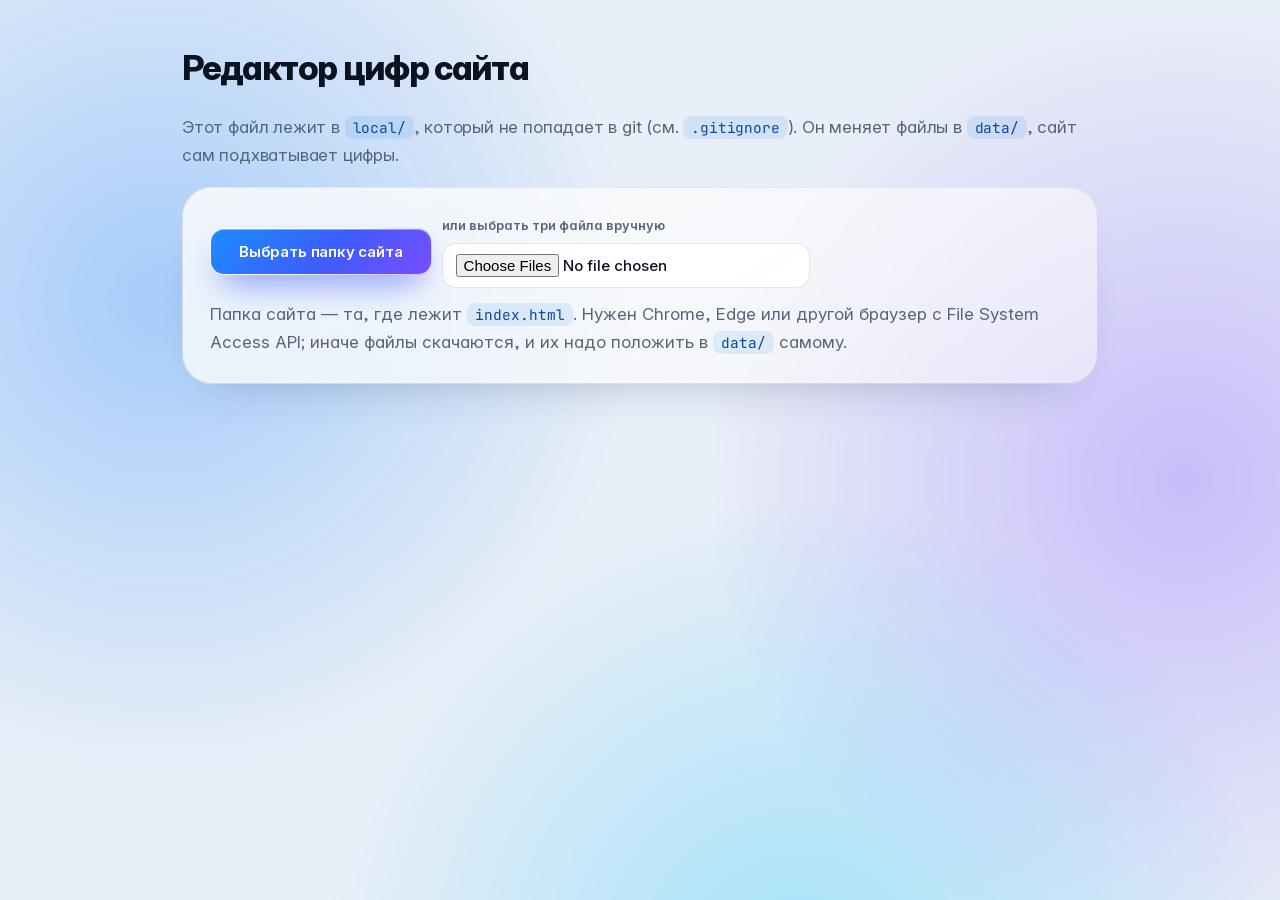
<file: local/editor.html>
<!DOCTYPE html>
<html lang="ru"><head><meta charset="UTF-8"><meta name="viewport" content="width=device-width,initial-scale=1"><title>QlsOS — локальный редактор цифр</title>
<link rel="stylesheet" href="../assets/lasurpixel/lasurpixel.css">
<script src="../assets/lasurpixel/lasurpixel.js"></script>
<style>
body{padding-top:0!important}.w{max-width:960px;margin:0 auto;padding:40px 22px 80px}h1{font-size:34px;font-weight:800;letter-spacing:-.04em}
.pn{border-radius:30px;padding:28px;margin-top:18px}.pn h2{font-size:20px;margin:0 0 14px;letter-spacing:-.02em}.pn p{color:var(--dim);margin:0 0 14px}
.f{display:grid;grid-template-columns:repeat(auto-fit,minmax(200px,1fr));gap:14px}label{display:grid;gap:6px;font-size:13px;color:var(--dim);font-weight:600}
input{font:500 15px var(--font);color:var(--fg);background:var(--glass2);border:0;border-radius:14px;padding:11px 14px;box-shadow:inset 0 0 0 1px var(--bd);outline:0;width:100%}input:focus{box-shadow:inset 0 0 0 1.5px var(--ac)}
.hw{display:grid;gap:10px;margin-bottom:12px}.hr{display:grid;grid-template-columns:repeat(4,1fr);gap:8px;padding:14px;border-radius:20px;background:var(--glassA);box-shadow:inset 0 0 0 1px var(--bd)}.hr .s2{grid-column:span 2}.hr .x{align-self:end}
.row{display:flex;gap:10px;flex-wrap:wrap;align-items:center}#msg{color:var(--ac2);font-weight:600}#msg.e{color:#fbbf24}.big{font:800 40px var(--font);letter-spacing:-.04em}
</style></head><body><div class="bg"><i></i><i></i><i></i></div>
<div class="w">
 <h1>Редактор цифр сайта</h1>
 <p class="lp-sub">Этот файл лежит в <code>local/</code>, который не попадает в git (см. <code>.gitignore</code>). Он меняет файлы в <code>data/</code>, сайт сам подхватывает цифры.</p>
 <div class="pn gl"><div class="row"><button class="btn p" id="pick">Выбрать папку сайта</button><label style="display:inline-grid">или выбрать три файла вручную <input type="file" id="files" multiple accept=".json"></label><span id="msg"></span></div>
  <p style="margin:12px 0 0">Папка сайта — та, где лежит <code>index.html</code>. Нужен Chrome, Edge или другой браузер с File System Access API; иначе файлы скачаются, и их надо положить в <code>data/</code> самому.</p></div>
 <div id="app" hidden>
  <div class="pn gl"><h2>Задачи</h2><p>Блоки A–F, прогресс-бары, лента «Недавно закрыто» и дорожная карта считаются сами из этих двух чисел.</p>
   <div class="f"><label>Сделано целей (до N включительно)<input id="done" type="number" min="0"></label><label>Сейчас в работе (№ цели)<input id="current" type="number" min="0"></label><div><div class="big" id="pct"></div><span class="lp-sub" id="tot"></span></div></div></div>
  <div class="pn gl"><h2>Цифры проекта</h2><p>Потолок ядра в байтах, число тестов и строк кода. Скрипт <code>tools/gen_metrics.py</code> тоже пишет сюда, а здесь можно поправить руками.</p>
   <div class="f" id="mf"></div></div>
  <div class="pn gl"><h2>Таблица железа</h2><div class="hw" id="hw"></div><button class="btn" id="addhw">+ Добавить машину</button></div>
  <div class="row" style="margin-top:22px"><button class="btn p" id="save">Сохранить</button><span class="lp-sub">Записывает .json и .js в data/</span></div>
 </div></div>
<script>
const $=s=>document.querySelector(s);let dir=null,RM,MT,ST;
const MK=[['kernel_budget_now','Потолок ядра сейчас, байт'],['kernel_budget_v1','Цель v1.0.0, байт'],['test_targets','Целей make test'],['host_tests','Host-тестов'],['kernel_loc','Строк в kernel/'],['user_loc','Строк в user/'],['tests_loc','Строк в tests/']];
const msg=(t,e)=>{const m=$('#msg');m.textContent=t;m.className=e?'e':''};
async function fh(p,c){const a=p.split('/'),n=a.pop();let d=dir;for(const x of a)d=await d.getDirectoryHandle(x,{create:c});return d.getFileHandle(n,{create:c})}
const rd=async p=>JSON.parse(await(await(await fh(p)).getFile()).text());
const wr=async(p,t)=>{const w=await(await fh(p,true)).createWritable();await w.write(t);await w.close()};
function render(){
 $('#done').value=RM.done;$('#current').value=RM.current;$('#tot').textContent='из '+RM.total+' целей';pct();
 $('#mf').innerHTML=MK.map(([k,l])=>'<label>'+l+'<input data-m="'+k+'" type="number" value="'+(MT[k]??'')+'"></label>').join('');
 $('#hw').innerHTML=ST.hardware.map((r,i)=>'<div class="hr" data-i="'+i+'">'+
  [['name','Машина'],['boot','Загрузка'],['kb','Клавиатура'],['disk','Диск виден'],['rb','Reboot / выкл.'],['sub_en','Описание EN','s2'],['sub_ru','Описание RU','s2'],['notes_en','Заметки EN','s2'],['notes_ru','Заметки RU','s2']].map(([k,l,c])=>'<label class="'+(c||'')+'">'+l+'<input data-k="'+k+'" value="'+String(r[k]??'').replace(/"/g,'&quot;')+'"></label>').join('')+
  '<button class="btn x" data-del="'+i+'">Удалить</button></div>').join('');
 document.querySelectorAll('[data-del]').forEach(b=>b.onclick=()=>{collect();ST.hardware.splice(+b.dataset.del,1);render()})}
const pct=()=>{const d=+$('#done').value||0;$('#pct').textContent=Math.round(d/RM.total*100)+'%'};
$('#done').oninput=pct;
function collect(){RM.done=+$('#done').value||0;RM.current=+$('#current').value||0;
 document.querySelectorAll('[data-m]').forEach(i=>{const v=i.value===''?null:+i.value;MT[i.dataset.m]=v});
 ST.hardware=[...document.querySelectorAll('.hr')].map(r=>{const o={};r.querySelectorAll('[data-k]').forEach(i=>o[i.dataset.k]=i.value);return o})}
$('#addhw').onclick=()=>{collect();ST.hardware.push({name:'New machine',boot:'ok',kb:'ok',disk:'—',rb:'ok / ok',sub_en:'',sub_ru:'',notes_en:'',notes_ru:''});render()};
const dl=(n,t)=>{const a=document.createElement('a');a.href=URL.createObjectURL(new Blob([t],{type:'text/plain'}));a.download=n;a.click()};
$('#save').onclick=async()=>{collect();MT.updated=RM.updated=new Date().toISOString().slice(0,10);
 const F=[['roadmap',RM,'QLS_ROADMAP'],['metrics',MT,'QLS_METRICS'],['site',ST,'QLS_SITE']];
 try{for(const [n,o,g] of F){const j=JSON.stringify(o,null,1),s='window.'+g+'='+JSON.stringify(o)+';\n';
   if(dir){await wr('data/'+n+'.json',j);await wr('data/'+n+'.js',s)}else{dl(n+'.json',j);dl(n+'.js',s)}}
  msg(dir?'Сохранено в data/. Обнови страницу сайта (Ctrl+F5).':'Файлы скачаны: положи их в data/.')}catch(e){msg('Ошибка записи: '+e.message,1)}};
$('#pick').onclick=async()=>{if(!window.showDirectoryPicker){msg('Этот браузер не умеет писать в папку — выбери файлы вручную справа.',1);return}
 try{dir=await showDirectoryPicker({mode:'readwrite'});[RM,MT,ST]=await Promise.all([rd('data/roadmap.json'),rd('data/metrics.json'),rd('data/site.json')]);render();$('#app').hidden=false;msg('Открыта папка '+dir.name)}catch(e){msg('Не получилось открыть: '+e.message,1)}};
$('#files').onchange=async e=>{const o={};for(const f of e.target.files)o[f.name]=JSON.parse(await f.text());
 if(o['roadmap.json']&&o['metrics.json']&&o['site.json']){dir=null;RM=o['roadmap.json'];MT=o['metrics.json'];ST=o['site.json'];render();$('#app').hidden=false;msg('Файлы загружены')}else msg('Нужны сразу roadmap.json, metrics.json и site.json',1)};
</script></body></html>
</file>
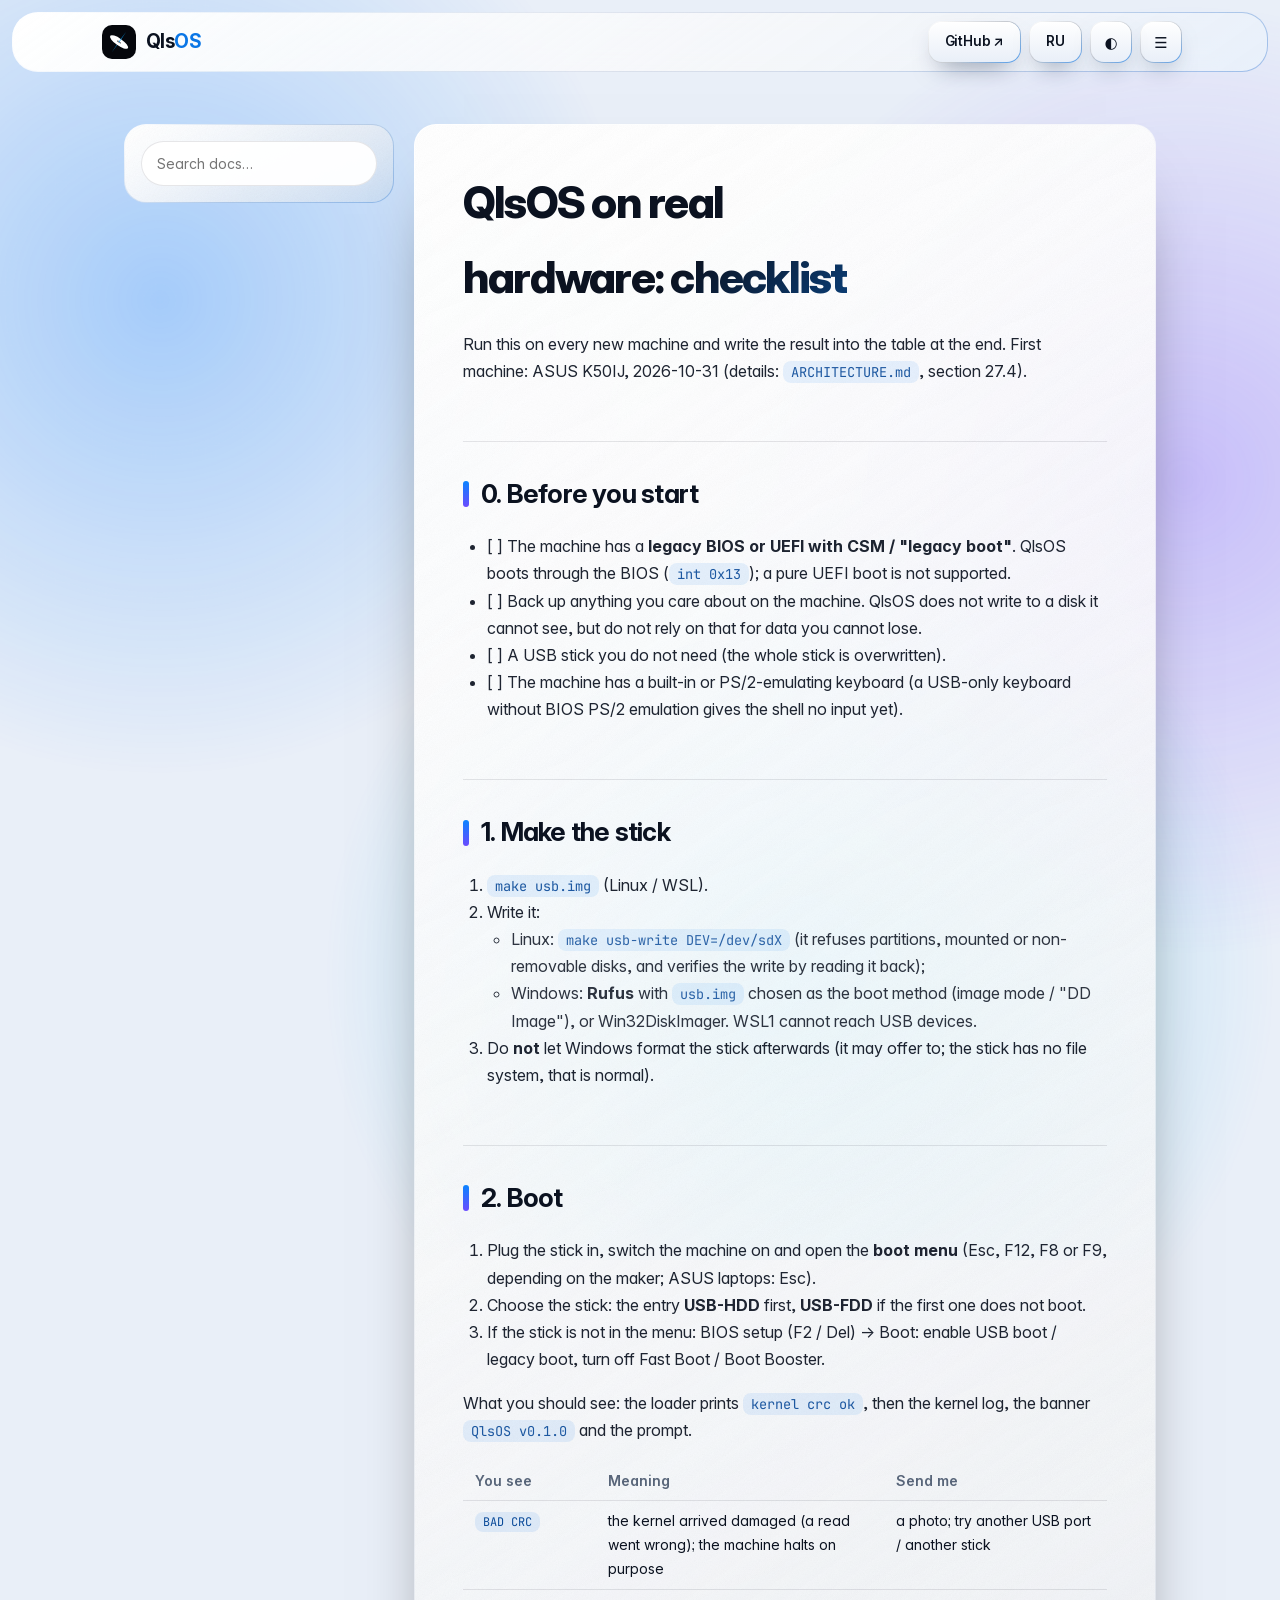
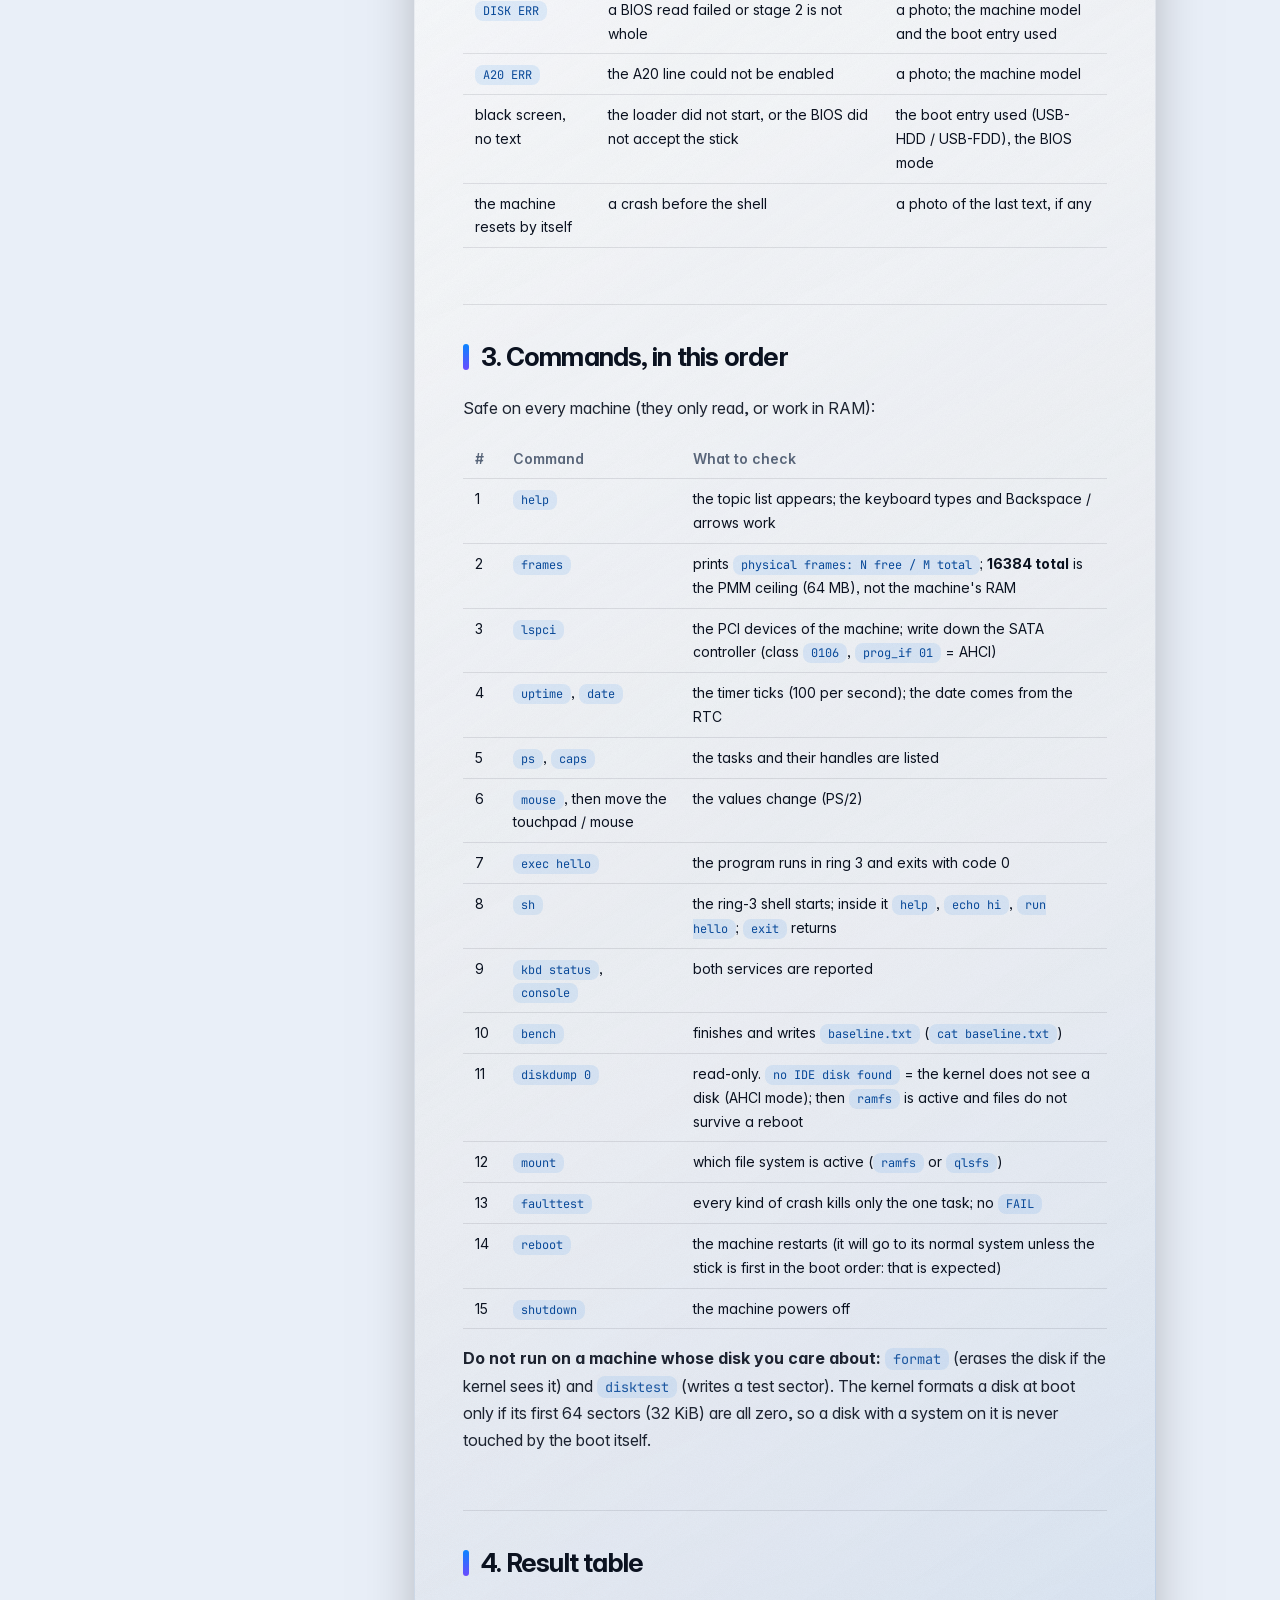
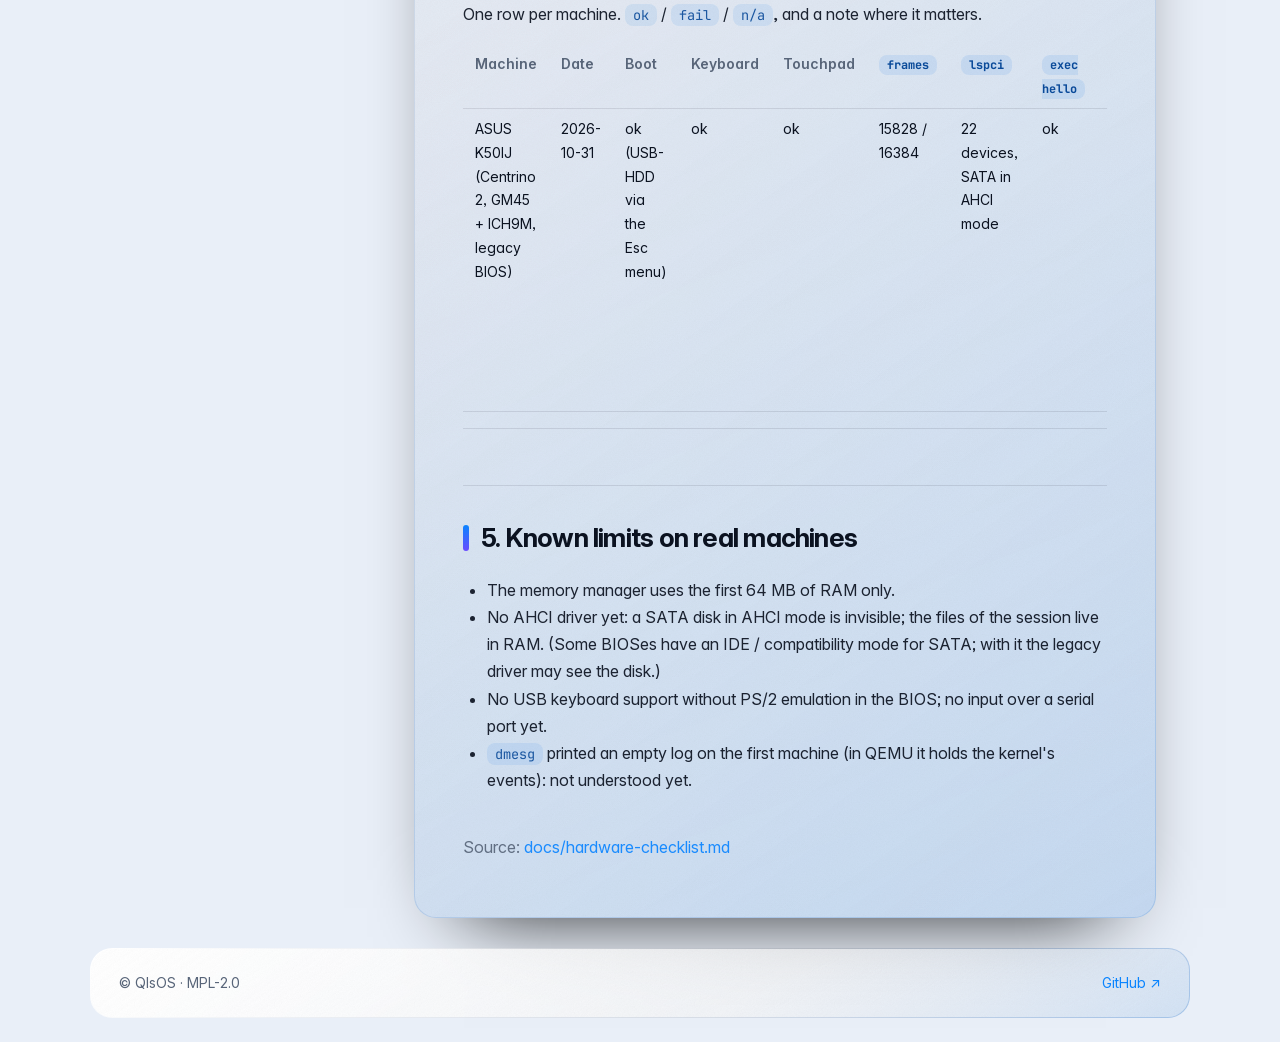
<file: docs/ru/hardware-checklist.html>
<!DOCTYPE html>
<html lang="ru"><head><meta charset="UTF-8"><meta name="viewport" content="width=device-width,initial-scale=1"><title>Чек-лист железа — QlsOS</title>
<meta name="description" content="QlsOS documentation: Чек-лист железа"><link rel="canonical" href="https://qlsos.github.io/docs/ru/hardware-checklist.html"><meta property="og:image" content="https://qlsos.github.io/assets/img/og.png">
<link rel="icon" type="image/svg+xml" href="../../assets/img/favicon.svg"><link rel="stylesheet" href="../../assets/lasurpixel/lasurpixel.css"><link rel="stylesheet" href="../../assets/css/style.css"><script src="../../assets/lasurpixel/lasurpixel.js"></script>
<script src="../../data/docs-ru.js"></script><script>(function(){try{var l=localStorage.getItem('l')}catch(e){}l=l||((navigator.language||'').toLowerCase().indexOf('ru')==0?'ru':'en');var m=location.pathname.match(/\/docs\/(ru\/)?([a-z-]+)\.html$/);if(!m)return;var r=!!m[1],s=m[2],a=window.QLS_RU_DOCS||[];if(l==='ru'&&!r&&a.indexOf(s)>-1)location.replace('ru/'+s+'.html'+location.hash);else if(l!=='ru'&&r)location.replace('../'+s+'.html'+location.hash)})();</script>
<script src="../search-ru.js"></script><script src="../../assets/js/i18n.js" defer></script><script src="../../assets/js/main.js" defer></script></head>
<body><div class="bg"><i></i><i></i><i></i></div><header class="gl"><div class="wrap">
 <a class="brand" href="../../index.html#top"><img src="../../assets/img/logo-mark.svg" alt=""><span class="bn">Qls<b>OS</b></span></a>
 <button id="menu" class="lp-ib" aria-label="Menu">☰</button>
 <nav>
  <a href="../../index.html#principles">Principles</a><a href="../../index.html#architecture">Architecture</a><a href="../../index.html#why" data-ru="Почему">Why QlsOS</a><a href="../../index.html#roadmap" data-ru="Карта">Roadmap</a><a href="../../index.html#hardware" data-ru="Железо">Hardware</a><a href="../../index.html#start" data-ru="Старт">Quick start</a><a href="../../index.html#download">Download</a><a class="on" href="../index.html" data-ru="Документы">Docs</a><a href="../../index.html#contribute" data-ru="Вклад">Contribute</a>
 </nav>
 <div class="tl"><a class="lp-ib w" href="https://github.com/qlsdev/QlsOS">GitHub ↗</a><button id="lang" class="lp-ib w" aria-label="Language">RU</button><button id="theme" class="lp-ib" aria-label="Theme">◐</button></div>
</div></header>
<main><div class="wrap dgrid"><aside class="side gl"><input id="dq" type="search" placeholder="Поиск по документации…" autocomplete="off"><div id="dres"></div><nav class="dn"><a class="" href="readme.html">Обзор</a><a class="" href="../project.html">Проект</a><a class="" href="../contract.html">Контракт архитектуры</a><a class="" href="../code-layout.html">Устройство кода</a><a class="" href="../hal-design.html">Дизайн HAL</a><a class="" href="../elf-loader.html">ELF-загрузчик</a><a class="on" href="hardware-checklist.html">Чек-лист железа</a><div class="toc"><a href="#0-перед-началом">0. Перед началом</a><a href="#1-сделайте-флешку">1. Сделайте флешку</a><a href="#2-загрузка">2. Загрузка</a><a href="#3-команды-в-таком-порядке">3. Команды, в таком порядке</a><a href="#4-таблица-результатов">4. Таблица результатов</a><a href="#5-известные-ограничения-на-реальных-машинах">5. Известные ограничения на реальных машинах</a></div><a class="" href="../history.html">История</a></nav></aside><article class="doc gl"><h1 id="qlsos-на-реальном-железе-чек-лист">QlsOS на реальном железе: чек-лист</h1>
<p>Пройдите его на каждой новой машине и запишите результат в таблицу в конце. Первая машина: ASUS K50IJ, 2026-10-31 (подробности: <code>ARCHITECTURE.md</code>, раздел 27.4).</p>
<h2 id="0-перед-началом">0. Перед началом</h2>
<ul><li>[ ] У машины <strong>legacy BIOS или UEFI с CSM / «legacy boot»</strong>. QlsOS грузится через BIOS (<code>int 0x13</code>); чистая загрузка UEFI не поддерживается.</li><li>[ ] Сделайте резервную копию всего ценного на машине. QlsOS не пишет на диск, который не видит, но не рассчитывайте на это для данных, которые нельзя потерять.</li><li>[ ] USB-флешка, которая вам не нужна (она будет перезаписана целиком).</li><li>[ ] У машины встроенная или эмулирующая PS/2 клавиатура (USB-клавиатура без эмуляции PS/2 в BIOS пока не даёт шеллу ввода).</li></ul>
<h2 id="1-сделайте-флешку">1. Сделайте флешку</h2>
<ol><li><code>make usb.img</code> (Linux / WSL).</li><li>Запишите образ:<ul><li>Linux: <code>make usb-write DEV=/dev/sdX</code> (отказывается работать с разделами, смонтированными и несъёмными дисками и проверяет запись обратным чтением);</li><li>Windows: <strong>Rufus</strong> с выбором <code>usb.img</code> как метода загрузки (режим образа / «DD Image») или Win32DiskImager. WSL1 не видит USB-устройства.</li></ul></li><li><strong>Не</strong> позволяйте Windows форматировать флешку после этого (она может предложить; файловой системы на флешке нет, это нормально).</li></ol>
<h2 id="2-загрузка">2. Загрузка</h2>
<ol><li>Вставьте флешку, включите машину и откройте <strong>меню загрузки</strong> (Esc, F12, F8 или F9 — зависит от производителя; ноутбуки ASUS: Esc).</li><li>Выберите флешку: сначала пункт <strong>USB-HDD</strong>, если не грузится — <strong>USB-FDD</strong>.</li><li>Если флешки нет в меню: настройка BIOS (F2 / Del) -&gt; Boot: включите USB boot / legacy boot, выключите Fast Boot / Boot Booster.</li></ol>
<p>Что вы должны увидеть: загрузчик печатает <code>kernel crc ok</code>, затем журнал ядра, баннер <code>QlsOS v0.1.0</code> и приглашение.</p>
<div class="tw"><table><thead><tr><th>Вы видите</th><th>Что это значит</th><th>Что прислать</th></tr></thead><tbody><tr><td><code>BAD CRC</code></td><td>ядро пришло повреждённым (чтение прошло неверно); машина намеренно останавливается</td><td>фото; попробуйте другой USB-порт / другую флешку</td></tr><tr><td><code>DISK ERR</code></td><td>чтение через BIOS не удалось или стадия 2 неполная</td><td>фото; модель машины и использованный пункт загрузки</td></tr><tr><td><code>A20 ERR</code></td><td>не удалось включить линию A20</td><td>фото; модель машины</td></tr><tr><td>чёрный экран, нет текста</td><td>загрузчик не стартовал или BIOS не принял флешку</td><td>использованный пункт загрузки (USB-HDD / USB-FDD), режим BIOS</td></tr><tr><td>машина сама перезагружается</td><td>сбой до шелла</td><td>фото последнего текста, если он есть</td></tr></tbody></table></div>
<h2 id="3-команды-в-таком-порядке">3. Команды, в таком порядке</h2>
<p>Безопасны на любой машине (только читают или работают в RAM):</p>
<div class="tw"><table><thead><tr><th>#</th><th>Команда</th><th>Что проверить</th></tr></thead><tbody><tr><td>1</td><td><code>help</code></td><td>появляется список тем; клавиатура печатает, Backspace и стрелки работают</td></tr><tr><td>2</td><td><code>frames</code></td><td>печатает <code>physical frames: N free / M total</code>; <strong>16384 всего</strong> — потолок PMM (64 МБ), а не память машины</td></tr><tr><td>3</td><td><code>lspci</code></td><td>PCI-устройства машины; запишите SATA-контроллер (класс <code>0106</code>, <code>prog_if 01</code> = AHCI)</td></tr><tr><td>4</td><td><code>uptime</code>, <code>date</code></td><td>таймер тикает (100 раз в секунду); дата берётся из RTC</td></tr><tr><td>5</td><td><code>ps</code>, <code>caps</code></td><td>перечислены задачи и их handles</td></tr><tr><td>6</td><td><code>mouse</code>, затем подвигайте тачпад / мышь</td><td>значения меняются (PS/2)</td></tr><tr><td>7</td><td><code>exec hello</code></td><td>программа выполняется в ring 3 и завершается с кодом 0</td></tr><tr><td>8</td><td><code>sh</code></td><td>запускается шелл ring 3; внутри <code>help</code>, <code>echo hi</code>, <code>run hello</code>; <code>exit</code> возвращает назад</td></tr><tr><td>9</td><td><code>kbd status</code>, <code>console</code></td><td>сообщается о обоих сервисах</td></tr><tr><td>10</td><td><code>bench</code></td><td>завершается и пишет <code>baseline.txt</code> (<code>cat baseline.txt</code>)</td></tr><tr><td>11</td><td><code>diskdump 0</code></td><td>только чтение. <code>no IDE disk found</code> = ядро не видит диск (режим AHCI); тогда активна <code>ramfs</code>, и файлы не переживут перезагрузку</td></tr><tr><td>12</td><td><code>mount</code></td><td>какая файловая система активна (<code>ramfs</code> или <code>qlsfs</code>)</td></tr><tr><td>13</td><td><code>faulttest</code></td><td>каждый вид сбоя убивает только одну задачу; нет <code>FAIL</code></td></tr><tr><td>14</td><td><code>reboot</code></td><td>машина перезапускается (она загрузит обычную систему, если флешка не первая в порядке загрузки: это ожидаемо)</td></tr><tr><td>15</td><td><code>shutdown</code></td><td>машина выключается</td></tr></tbody></table></div>
<p><strong>Не запускайте на машине, диск которой вам дорог:</strong> <code>format</code> (стирает диск, если ядро его видит) и <code>disktest</code> (пишет тестовый сектор). Ядро форматирует диск при загрузке, только если его первые 64 сектора (32 KiB) целиком нулевые, поэтому диск с системой сама загрузка никогда не трогает.</p>
<h2 id="4-таблица-результатов">4. Таблица результатов</h2>
<p>Одна строка на машину. <code>ok</code> / <code>fail</code> / <code>n/a</code>, и заметка там, где она важна.</p>
<div class="tw"><table><thead><tr><th>Машина</th><th>Дата</th><th>Загрузка</th><th>Клавиатура</th><th>Тачпад</th><th><code>frames</code></th><th><code>lspci</code></th><th><code>exec hello</code></th><th><code>sh</code></th><th><code>bench</code></th><th>Диск виден</th><th><code>reboot</code></th><th><code>shutdown</code></th><th>Заметки</th></tr></thead><tbody><tr><td>ASUS K50IJ (Centrino 2, GM45 + ICH9M, legacy BIOS)</td><td>2026-10-31</td><td>ok (USB-HDD через меню Esc)</td><td>ok</td><td>ok</td><td>15828 / 16384</td><td>22 устройства, SATA в режиме AHCI</td><td>ok</td><td>ok</td><td>ok</td><td>нет (AHCI, активна ramfs)</td><td>ok</td><td>ok</td><td><code>dmesg</code> пуст; файлы в RAM; после <code>reboot</code> BIOS снова грузит внутреннюю систему</td></tr><tr><td></td><td></td><td></td><td></td><td></td><td></td><td></td><td></td><td></td><td></td><td></td><td></td><td></td><td></td></tr></tbody></table></div>
<h2 id="5-известные-ограничения-на-реальных-машинах">5. Известные ограничения на реальных машинах</h2>
<ul><li>Менеджер памяти использует только первые 64 МБ RAM.</li><li>Драйвера AHCI пока нет: SATA-диск в режиме AHCI невидим; файлы сессии живут в RAM. (В некоторых BIOS есть режим IDE / совместимости для SATA; с ним старый драйвер может увидеть диск.)</li><li>USB-клавиатура без эмуляции PS/2 в BIOS не поддерживается; ввода через последовательный порт пока нет.</li><li>На первой машине <code>dmesg</code> напечатал пустой журнал (в QEMU там события ядра): пока не разобрано.</li></ul><p class="src">Источник: <a href="https://github.com/qlsdev/QlsOS/blob/HEAD/docs/hardware-checklist.md">docs/hardware-checklist.md</a> · <a href="../hardware-checklist.html">оригинал на английском</a></p></article></div></main>
<footer class="gl"><div class="wrap"><span>© QlsOS · MPL-2.0</span><span><a href="https://github.com/qlsdev/QlsOS">GitHub ↗</a></span></div></footer></body></html>
</file>
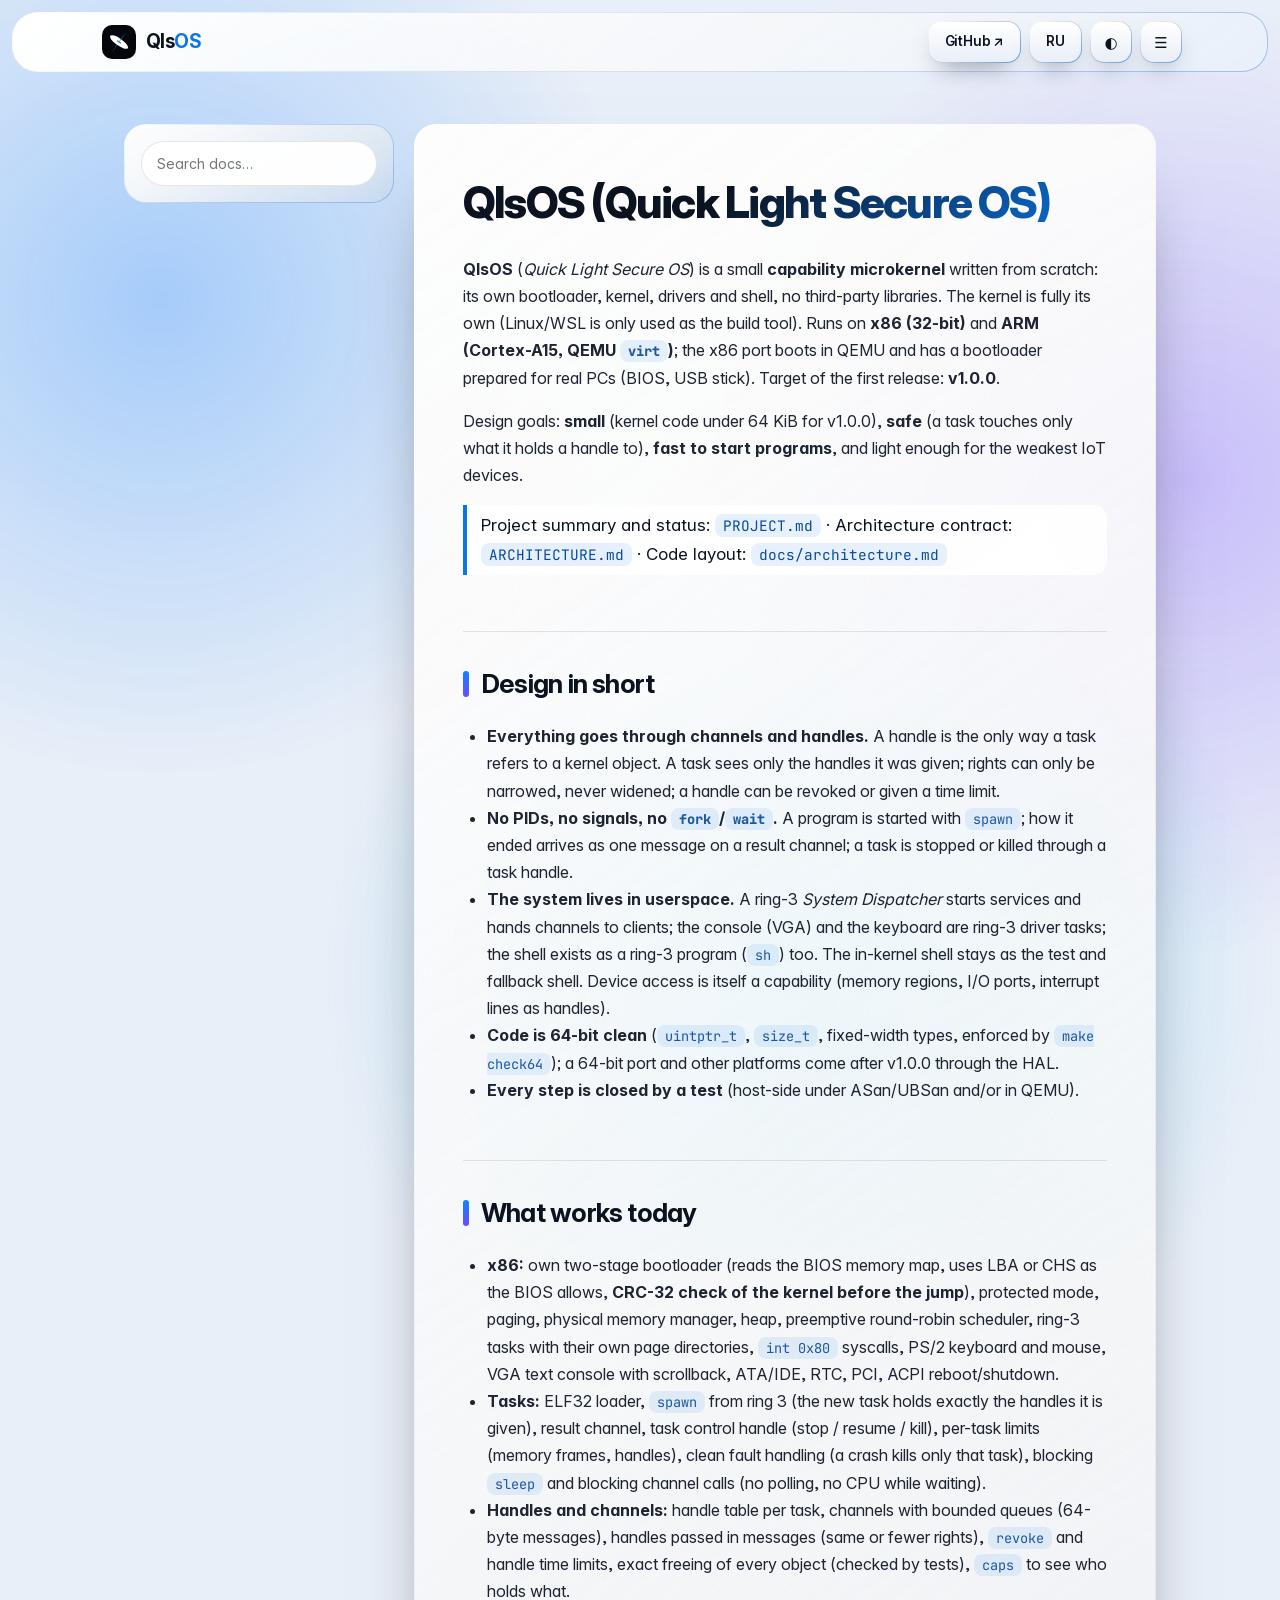
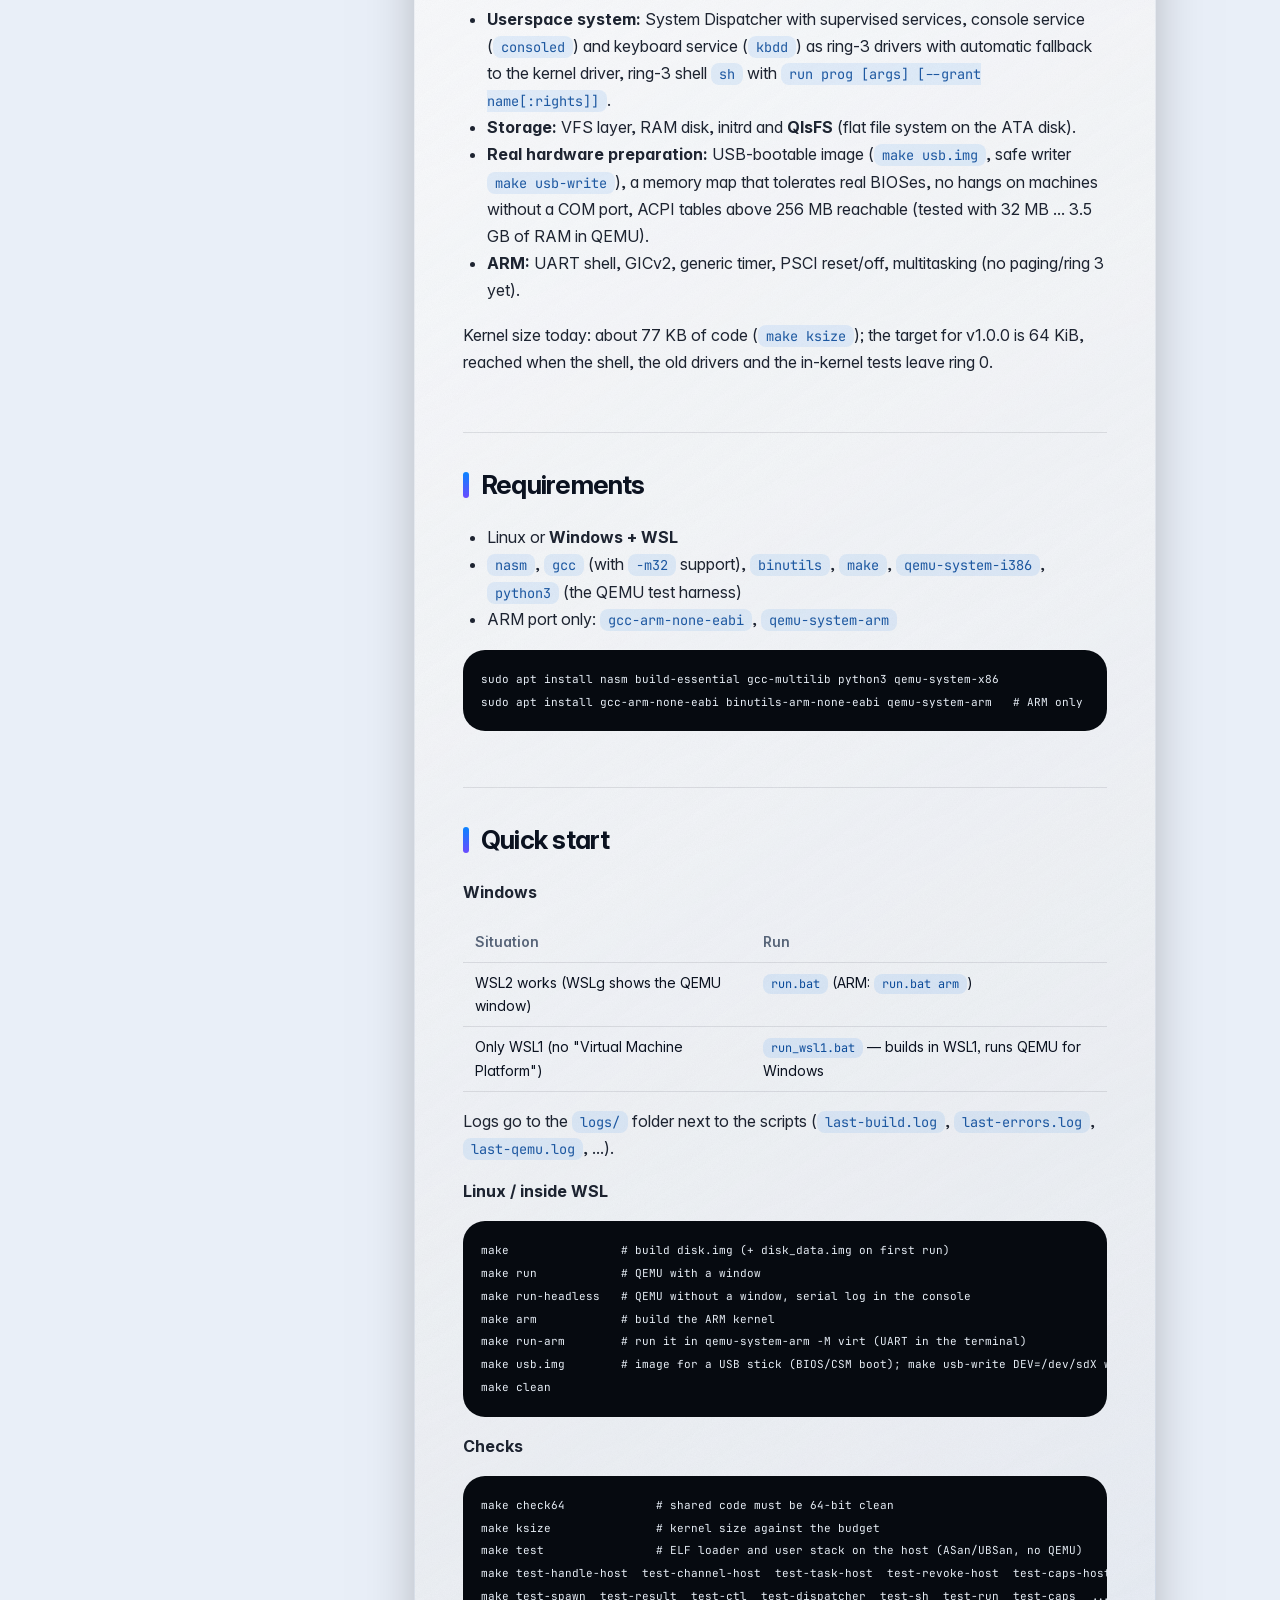
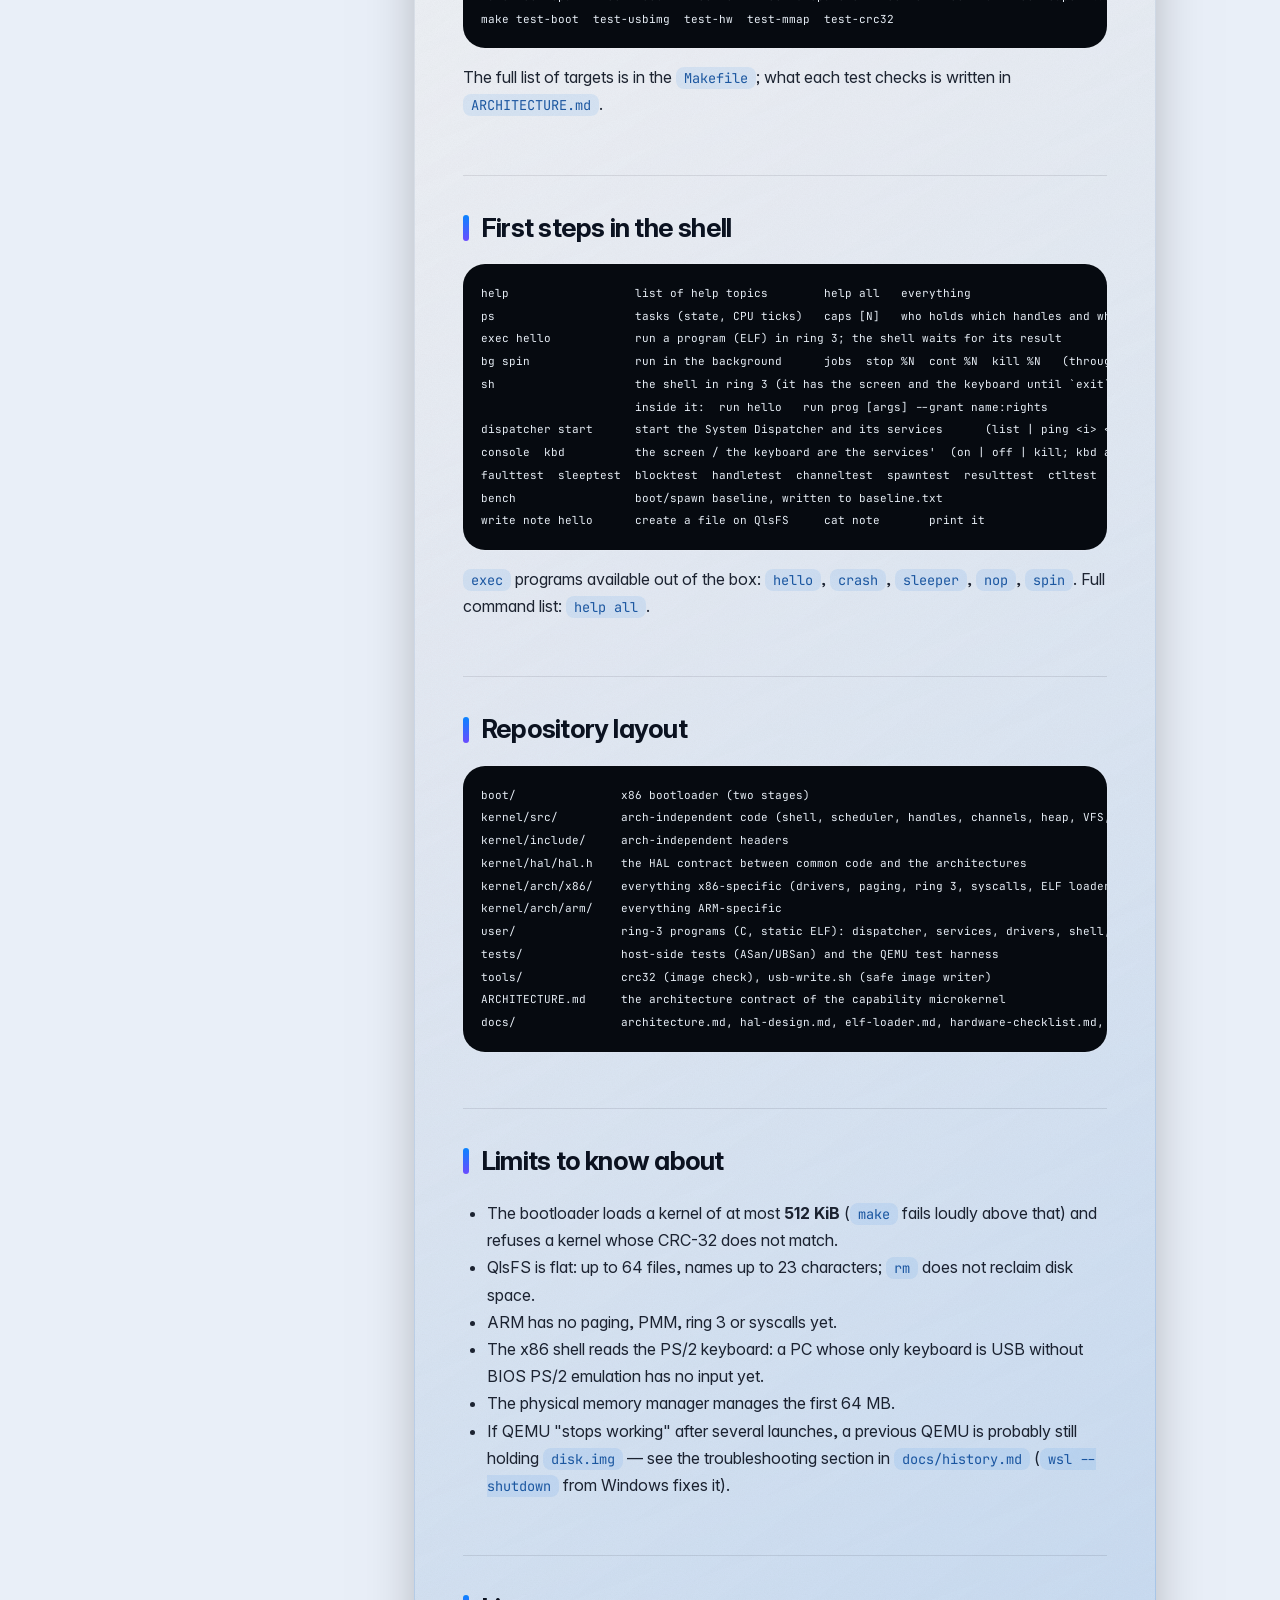
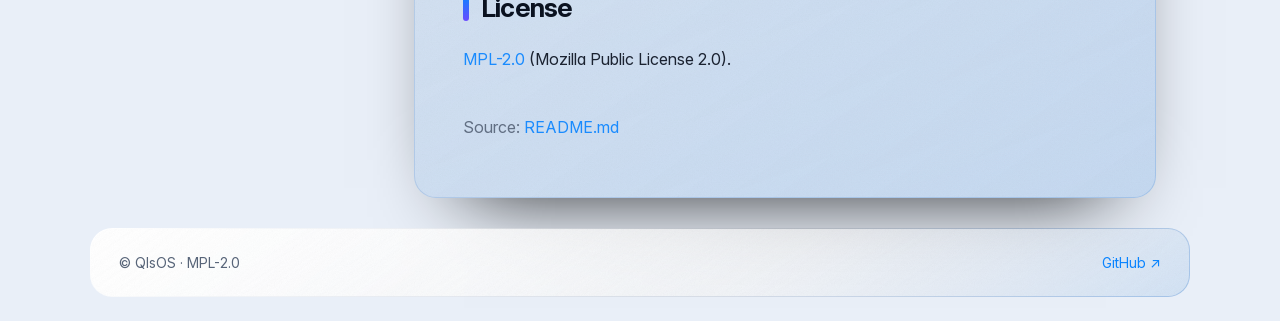
<file: docs/ru/readme.html>
<!DOCTYPE html>
<html lang="ru"><head><meta charset="UTF-8"><meta name="viewport" content="width=device-width,initial-scale=1"><title>Обзор — QlsOS</title>
<meta name="description" content="QlsOS documentation: Обзор"><link rel="canonical" href="https://qlsos.github.io/docs/ru/readme.html"><meta property="og:image" content="https://qlsos.github.io/assets/img/og.png">
<link rel="icon" type="image/svg+xml" href="../../assets/img/favicon.svg"><link rel="stylesheet" href="../../assets/lasurpixel/lasurpixel.css"><link rel="stylesheet" href="../../assets/css/style.css"><script src="../../assets/lasurpixel/lasurpixel.js"></script>
<script src="../../data/docs-ru.js"></script><script>(function(){try{var l=localStorage.getItem('l')}catch(e){}l=l||((navigator.language||'').toLowerCase().indexOf('ru')==0?'ru':'en');var m=location.pathname.match(/\/docs\/(ru\/)?([a-z-]+)\.html$/);if(!m)return;var r=!!m[1],s=m[2],a=window.QLS_RU_DOCS||[];if(l==='ru'&&!r&&a.indexOf(s)>-1)location.replace('ru/'+s+'.html'+location.hash);else if(l!=='ru'&&r)location.replace('../'+s+'.html'+location.hash)})();</script>
<script src="../search-ru.js"></script><script src="../../assets/js/i18n.js" defer></script><script src="../../assets/js/main.js" defer></script></head>
<body><div class="bg"><i></i><i></i><i></i></div><header class="gl"><div class="wrap">
 <a class="brand" href="../../index.html#top"><img src="../../assets/img/logo-mark.svg" alt=""><span class="bn">Qls<b>OS</b></span></a>
 <button id="menu" class="lp-ib" aria-label="Menu">☰</button>
 <nav>
  <a href="../../index.html#principles">Principles</a><a href="../../index.html#architecture">Architecture</a><a href="../../index.html#why" data-ru="Почему">Why QlsOS</a><a href="../../index.html#roadmap" data-ru="Карта">Roadmap</a><a href="../../index.html#hardware" data-ru="Железо">Hardware</a><a href="../../index.html#start" data-ru="Старт">Quick start</a><a href="../../index.html#download">Download</a><a class="on" href="../index.html" data-ru="Документы">Docs</a><a href="../../index.html#contribute" data-ru="Вклад">Contribute</a>
 </nav>
 <div class="tl"><a class="lp-ib w" href="https://github.com/qlsdev/QlsOS">GitHub ↗</a><button id="lang" class="lp-ib w" aria-label="Language">RU</button><button id="theme" class="lp-ib" aria-label="Theme">◐</button></div>
</div></header>
<main><div class="wrap dgrid"><aside class="side gl"><input id="dq" type="search" placeholder="Поиск по документации…" autocomplete="off"><div id="dres"></div><nav class="dn"><a class="on" href="readme.html">Обзор</a><div class="toc"><a href="#дизайн-вкратце">Дизайн вкратце</a><a href="#что-работает-сегодня">Что работает сегодня</a><a href="#требования">Требования</a><a href="#быстрый-старт">Быстрый старт</a><a href="#первые-шаги-в-шелле">Первые шаги в шелле</a><a href="#устройство-репозитория">Устройство репозитория</a><a href="#ограничения-о-которых-стоит-знать">Ограничения, о которых стоит знать</a><a href="#лицензия">Лицензия</a></div><a class="" href="../project.html">Проект</a><a class="" href="../contract.html">Контракт архитектуры</a><a class="" href="../code-layout.html">Устройство кода</a><a class="" href="../hal-design.html">Дизайн HAL</a><a class="" href="../elf-loader.html">ELF-загрузчик</a><a class="" href="hardware-checklist.html">Чек-лист железа</a><a class="" href="../history.html">История</a></nav></aside><article class="doc gl"><h1 id="qlsos-quick-light-secure-os">QlsOS (Quick Light Secure OS)</h1>
<p><strong>QlsOS</strong> (<em>Quick Light Secure OS</em>) — небольшое <strong>capability-микроядро</strong>, написанное с нуля: свой загрузчик, ядро, драйверы и шелл, без сторонних библиотек. Ядро полностью своё (Linux/WSL нужен только как среда сборки). Работает на <strong>x86 (32 бита)</strong> и <strong>ARM (Cortex-A15, QEMU <code>virt</code>)</strong>; x86-порт грузится в QEMU и имеет загрузчик, подготовленный для настоящих ПК (BIOS, USB-флешка). Цель первого релиза — <strong>v1.0.0</strong>.</p>
<p>Цели дизайна: <strong>маленькая</strong> (код ядра меньше 64 KiB к v1.0.0), <strong>безопасная</strong> (задача трогает только то, на что у неё есть handle), <strong>быстрый запуск программ</strong> и достаточно лёгкая для самых слабых IoT-устройств.</p>
<blockquote>Краткое описание проекта и статус: <a href="../project.html"><code>PROJECT.md</code></a> · Контракт архитектуры: <a href="../contract.html"><code>ARCHITECTURE.md</code></a> · Устройство кода: <a href="../code-layout.html"><code>docs/architecture.md</code></a></blockquote>
<h2 id="дизайн-вкратце">Дизайн вкратце</h2>
<ul><li><strong>Всё идёт через каналы и handles.</strong> Handle — единственный способ, которым задача ссылается на объект ядра. Задача видит только выданные ей handles; права можно только сужать, никогда не расширять; handle можно отозвать или ограничить по времени.</li><li><strong>Нет PID, сигналов и <code>fork</code>/<code>wait</code>.</strong> Программа запускается через <code>spawn</code>; то, как она завершилась, приходит одним сообщением по каналу результата; задачу останавливают или убивают через handle задачи.</li><li><strong>Система живёт в userspace.</strong> <em>System Dispatcher</em> в ring 3 запускает сервисы и выдаёт каналы клиентам; консоль (VGA) и клавиатура — драйверы-задачи в ring 3; шелл тоже есть как программа ring 3 (<code>sh</code>). Шелл в ядре остаётся как тестовый и запасной. Доступ к устройствам сам по себе capability (области памяти, порты ввода-вывода и линии прерываний — как handles).</li><li><strong>Код 64-bit clean</strong> (<code>uintptr_t</code>, <code>size_t</code>, типы фиксированной ширины, проверяется <code>make check64</code>); 64-битный порт и другие платформы появятся после v1.0.0 через HAL.</li><li><strong>Каждый шаг закрыт тестом</strong> (на хосте под ASan/UBSan и/или в QEMU).</li></ul>
<h2 id="что-работает-сегодня">Что работает сегодня</h2>
<ul><li><strong>x86:</strong> свой двухстадийный загрузчик (читает карту памяти BIOS, использует LBA или CHS, как позволяет BIOS, <strong>проверяет CRC-32 ядра перед прыжком</strong>), защищённый режим, paging, менеджер физической памяти, куча, вытесняющий round-robin планировщик, задачи ring 3 со своими page directory, системные вызовы <code>int 0x80</code>, клавиатура и мышь PS/2, текстовая консоль VGA с прокруткой, ATA/IDE, RTC, PCI, перезагрузка и выключение через ACPI.</li><li><strong>Задачи:</strong> загрузчик ELF32, <code>spawn</code> из ring 3 (новая задача получает ровно выданные ей handles), канал результата, handle управления задачей (stop / resume / kill), лимиты на задачу (кадры памяти, handles), аккуратная обработка сбоев (падение убивает только эту задачу), блокирующий <code>sleep</code> и блокирующие вызовы каналов (без опроса, без нагрузки на CPU при ожидании).</li><li><strong>Handles и каналы:</strong> таблица handles на каждую задачу, каналы с ограниченными очередями (сообщения по 64 байта), передача handles в сообщениях (те же права или меньше), <code>revoke</code> и ограничение handles по времени, точное освобождение каждого объекта (проверено тестами), <code>caps</code> — посмотреть, кто чем владеет.</li><li><strong>Система в userspace:</strong> System Dispatcher с контролируемыми сервисами, сервис консоли (<code>consoled</code>) и сервис клавиатуры (<code>kbdd</code>) как драйверы ring 3 с автоматическим возвратом к драйверу ядра, шелл <code>sh</code> в ring 3 с командой <code>run prog [args] [--grant name[:rights]]</code>.</li><li><strong>Хранилище:</strong> слой VFS, RAM-диск, initrd и <strong>QlsFS</strong> (плоская файловая система на ATA-диске).</li><li><strong>Подготовка к реальному железу:</strong> образ для загрузки с USB (<code>make usb.img</code>, безопасная запись <code>make usb-write</code>), карта памяти, которую терпят настоящие BIOS, без зависаний на машинах без COM-порта, таблицы ACPI выше 256 МБ доступны (проверено на 32 МБ ... 3,5 ГБ памяти в QEMU).</li><li><strong>ARM:</strong> UART-шелл, GICv2, generic timer, сброс и выключение через PSCI, многозадачность (пока без paging и ring 3).</li></ul>
<p>Размер ядра сегодня: около 77 КБ кода (<code>make ksize</code>); цель v1.0.0 — 64 KiB, достигается, когда шелл, старые драйверы и тесты внутри ядра уйдут из ring 0.</p>
<h2 id="требования">Требования</h2>
<ul><li>Linux или <strong>Windows + WSL</strong></li><li><code>nasm</code>, <code>gcc</code> (с поддержкой <code>-m32</code>), <code>binutils</code>, <code>make</code>, <code>qemu-system-i386</code>, <code>python3</code> (тестовая обвязка QEMU)</li><li>Только для порта ARM: <code>gcc-arm-none-eabi</code>, <code>qemu-system-arm</code></li></ul>
<pre><code>sudo apt install nasm build-essential gcc-multilib python3 qemu-system-x86
sudo apt install gcc-arm-none-eabi binutils-arm-none-eabi qemu-system-arm   # только ARM</code></pre>
<h2 id="быстрый-старт">Быстрый старт</h2>
<p><strong>Windows</strong></p>
<div class="tw"><table><thead><tr><th>Ситуация</th><th>Что запустить</th></tr></thead><tbody><tr><td>WSL2 работает (WSLg показывает окно QEMU)</td><td><code>run.bat</code> (ARM: <code>run.bat arm</code>)</td></tr><tr><td>Только WSL1 (нет «Virtual Machine Platform»)</td><td><code>run_wsl1.bat</code> — собирает в WSL1, запускает QEMU для Windows</td></tr></tbody></table></div>
<p>Логи лежат в папке <code>logs/</code> рядом со скриптами (<code>last-build.log</code>, <code>last-errors.log</code>, <code>last-qemu.log</code>, ...).</p>
<p><strong>Linux / внутри WSL</strong></p>
<pre><code>make                # собрать disk.img (+ disk_data.img при первом запуске)
make run            # QEMU с окном
make run-headless   # QEMU без окна, серийный лог в консоли
make arm            # собрать ядро ARM
make run-arm        # запустить в qemu-system-arm -M virt (UART в терминале)
make usb.img        # образ для USB-флешки (загрузка BIOS/CSM); make usb-write DEV=/dev/sdX безопасно записывает его
make clean</code></pre>
<p><strong>Проверки</strong></p>
<pre><code>make check64             # общий код должен быть 64-bit clean
make ksize               # размер ядра против бюджета
make test                # загрузчик ELF и стек пользователя на хосте (ASan/UBSan, без QEMU)
make test-handle-host  test-channel-host  test-task-host  test-revoke-host  test-caps-host  ...   # логика ядра на хосте
make test-spawn  test-result  test-ctl  test-dispatcher  test-sh  test-run  test-caps  ...        # в QEMU (каждый заодно гоняет прежние самотесты)
make test-boot  test-usbimg  test-hw  test-mmap  test-crc32                                       # загрузчик, образы, странные машины</code></pre>
<p>Полный список целей — в <code>Makefile</code>; что проверяет каждый тест, написано в <a href="../contract.html"><code>ARCHITECTURE.md</code></a>.</p>
<h2 id="первые-шаги-в-шелле">Первые шаги в шелле</h2>
<pre><code>help                  список тем справки         help all   всё
ps                    задачи (состояние, тики CPU)   caps [N]   кто какими handles владеет и откуда каждый взялся
exec hello            запустить программу (ELF) в ring 3; шелл ждёт её результата
bg spin               запуск в фоне              jobs  stop %N  cont %N  kill %N   (через handle задачи)
sh                    шелл в ring 3 (у него экран и клавиатура до `exit`)
                      внутри:  run hello   run prog [args] --grant name:rights
dispatcher start      запустить System Dispatcher и его сервисы      (list | ping &lt;i&gt; &lt;text&gt; | kill &lt;i&gt; | ...)
console  kbd          экран / клавиатура — у сервисов  (on | off | kill; у kbd ещё status)
faulttest  sleeptest  blocktest  handletest  channeltest  spawntest  resulttest  ctltest  ...   самотесты (help tests)
bench                 замер загрузки и spawn, пишется в baseline.txt
write note hello      создать файл на QlsFS     cat note       вывести его</code></pre>
<p>Готовые программы для <code>exec</code>: <code>hello</code>, <code>crash</code>, <code>sleeper</code>, <code>nop</code>, <code>spin</code>. Полный список команд: <code>help all</code>.</p>
<h2 id="устройство-репозитория">Устройство репозитория</h2>
<pre><code>boot/               загрузчик x86 (две стадии)
kernel/src/         код, не зависящий от архитектуры (шелл, планировщик, handles, каналы, куча, VFS, QlsFS, ...)
kernel/include/     заголовки, не зависящие от архитектуры
kernel/hal/hal.h    контракт HAL между общим кодом и архитектурами
kernel/arch/x86/    всё, что специфично для x86 (драйверы, paging, ring 3, системные вызовы, загрузчик ELF, самотесты ядра)
kernel/arch/arm/    всё, что специфично для ARM
user/               программы ring 3 (C, статический ELF): dispatcher, сервисы, драйверы, шелл, тесты + crt0 + linker script + usys.h
tests/              host-тесты (ASan/UBSan) и тестовая обвязка QEMU
tools/              crc32 (проверка образа), usb-write.sh (безопасная запись образа)
ARCHITECTURE.md     контракт архитектуры capability-микроядра
docs/               architecture.md, hal-design.md, elf-loader.md, hardware-checklist.md, history.md</code></pre>
<h2 id="ограничения-о-которых-стоит-знать">Ограничения, о которых стоит знать</h2>
<ul><li>Загрузчик загружает ядро не больше <strong>512 KiB</strong> (<code>make</code> громко падает выше этого) и отказывается запускать ядро с неверной CRC-32.</li><li>QlsFS плоская: до 64 файлов, имена до 23 символов; <code>rm</code> не возвращает место на диске.</li><li>В ARM пока нет paging, PMM, ring 3 и системных вызовов.</li><li>Шелл x86 читает клавиатуру PS/2: ПК, у которого только USB-клавиатура без эмуляции PS/2 в BIOS, пока остаётся без ввода.</li><li>Менеджер физической памяти управляет первыми 64 МБ.</li><li>Если QEMU «перестаёт работать» после нескольких запусков, скорее всего, прежний QEMU всё ещё держит <code>disk.img</code> — см. раздел про неполадки в <a href="../history.html"><code>docs/history.md</code></a> (помогает <code>wsl --shutdown</code> из Windows).</li></ul>
<h2 id="лицензия">Лицензия</h2>
<p><a href="https://github.com/qlsdev/QlsOS#MPL-2.0-1-ov-file">MPL-2.0</a> (Mozilla Public License 2.0).</p><p class="src">Источник: <a href="https://github.com/qlsdev/QlsOS/blob/HEAD/README.md">README.md</a> · <a href="../readme.html">оригинал на английском</a></p></article></div></main>
<footer class="gl"><div class="wrap"><span>© QlsOS · MPL-2.0</span><span><a href="https://github.com/qlsdev/QlsOS">GitHub ↗</a></span></div></footer></body></html>
</file>
<file: assets/lasurpixel/lasurpixel.css>
/*! LasurPixel 1.0 — matte glass, calm motion, one type system. Used by QlsOS. */
@font-face{font-family:"Inter";src:url("../fonts/InterVariable.woff2") format("woff2");font-weight:100 900;font-display:swap}
@font-face{font-family:"JetBrains Mono";src:url("../fonts/JetBrainsMono.woff2") format("woff2");font-weight:100 800;font-display:swap}
:root{color-scheme:dark;--bg:#03050a;--fg:#f4f7fb;--dim:#98a5b7;--ac:#2aa7ff;--ac2:#7cd4ff;--vi:#8b6bff;
--glassA:#ffffff14;--glassB:#ffffff05;--glass2:#ffffff1f;--bd:#ffffff1f;--hi:#ffffff33;--sh:#000a;--hdr:#0a0f18c2;
--panelA:#0f1624d9;--panelB:#080c14d9;--code:#060a10;--chip:#2aa7ff1f;--chipfg:#d9f1ff;--glow:#2aa7ff88;--sp:#ffffff26;
--solid:#0b1322;--ring:#fffffff0;--edge:inset 0 0 0 1px var(--bd),inset 0 1px 0 var(--hi);--ease:cubic-bezier(.22,1,.36,1);--r:26px;
--font:"Inter","SF Pro Display",-apple-system,"Segoe UI Variable Display","Segoe UI",system-ui,sans-serif;
--mono:"JetBrains Mono","Cascadia Code","SF Mono",ui-monospace,Menlo,Consolas,monospace;
--noise:url("data:image/svg+xml,%3Csvg xmlns='http://www.w3.org/2000/svg' width='140' height='140'%3E%3Cfilter id='n'%3E%3CfeTurbulence type='fractalNoise' baseFrequency='.85' numOctaves='2' stitchTiles='stitch'/%3E%3CfeColorMatrix type='saturate' values='0'/%3E%3C/filter%3E%3Crect width='100%25' height='100%25' filter='url(%23n)' opacity='.06'/%3E%3C/svg%3E")}
:root[data-theme=light]{color-scheme:light;--bg:#e9eff8;--fg:#0b1220;--dim:#586579;--ac:#0a76e6;--ac2:#0a84ff;--vi:#6a4bff;
--glassA:#ffffffd9;--glassB:#ffffff80;--glass2:#fffffff2;--bd:#0b12201a;--hi:#ffffff;--sh:#1b2a4a55;--hdr:#ffffffc2;
--panelA:#ffffffb3;--panelB:#ffffff70;--chip:#0a76e61a;--chipfg:#0a4a99;--glow:#0a76e655;--sp:#0a76e61f;--solid:#ffffff;--ring:#0a76e6}
*{box-sizing:border-box}
html{scroll-behavior:smooth}html.lp-smooth{scroll-behavior:auto}
body{margin:0;background:var(--bg);color:var(--fg);font:400 17px/1.65 var(--font);font-feature-settings:"calt","cv11","ss03";-webkit-font-smoothing:antialiased;text-rendering:optimizeLegibility;overflow-x:hidden}
::selection{background:#2aa7ff55}:focus{outline:0}:focus-visible{outline:2px solid var(--ac);outline-offset:3px;border-radius:10px}.btn:focus:not(:focus-visible),.lp-ib:focus:not(:focus-visible),.chip:focus:not(:focus-visible){outline:0}
a{color:var(--ac2);text-decoration:none;transition:color .3s}a:hover{color:var(--fg)}
code{font-family:var(--mono);font-size:.85em;background:var(--chip);color:var(--chipfg);padding:2px 8px;border-radius:8px}
h1,h2,h3,h4{font-family:var(--font);text-wrap:balance;margin:0}
/* aurora: gradients only, moved by the compositor */
.bg{position:fixed;inset:-20vh 0 -40vh;z-index:-1;overflow:hidden;pointer-events:none;will-change:transform}
.bg i{position:absolute;width:75vmax;height:75vmax;border-radius:50%;background:radial-gradient(closest-side,var(--c),#0000);opacity:var(--o);will-change:transform;animation:lp-drift 56s ease-in-out infinite alternate}
.bg i:nth-child(1){--c:#0a7cff;--o:.55;left:-25vmax;top:0}.bg i:nth-child(2){--c:#7a4dff;--o:.4;right:-30vmax;top:20vh;animation-duration:70s;animation-delay:-20s}.bg i:nth-child(3){--c:#00c2ff;--o:.28;left:25vw;top:75vh;animation-duration:80s;animation-delay:-35s}
:root[data-theme=light] .bg i{--o:.3}
@keyframes lp-drift{to{transform:translate3d(6vmax,4vmax,0) scale(1.08)}}
/* matte glass */
.gl{position:relative;background:var(--noise),linear-gradient(150deg,var(--glassA),var(--glassB));box-shadow:var(--edge),0 26px 50px -34px var(--sh)}
.lp-spot{position:relative;overflow:hidden}
.lp-spot:before{content:"";position:absolute;inset:0;border-radius:inherit;padding:1px;pointer-events:none;background:radial-gradient(230px circle at var(--mx,50%) var(--my,50%),var(--ring),#0000 68%);-webkit-mask:linear-gradient(#000 0 0) content-box,linear-gradient(#000 0 0);-webkit-mask-composite:xor;mask:linear-gradient(#000 0 0) content-box exclude,linear-gradient(#000 0 0);opacity:0;transition:opacity .5s var(--ease);z-index:2}
@media(hover:hover){.lp-spot:hover:before{opacity:1}}
.lp-spot:after{content:"";position:absolute;inset:0;border-radius:inherit;pointer-events:none;background:radial-gradient(320px circle at var(--mx,50%) var(--my,50%),var(--sp),#0000 62%);opacity:0;transition:opacity .6s var(--ease)}
@media(hover:hover){.lp-spot:hover:after{opacity:1}}
/* buttons */
.btn,.lp-ib{position:relative;display:inline-flex;align-items:center;justify-content:center;gap:8px;cursor:pointer;color:var(--fg);font:600 15px/1 var(--font);letter-spacing:-.012em;border-radius:14px;border:1px solid transparent;
background:var(--noise) padding-box,linear-gradient(150deg,var(--glassA),var(--glassB)) padding-box,linear-gradient(145deg,#ffffff5c,#ffffff0d 46%,#2aa7ff8c) border-box;box-shadow:0 12px 30px -18px #000;transition:transform .6s var(--ease),box-shadow .6s var(--ease),color .3s}
.btn{padding:15px 28px;overflow:hidden}.lp-ib{min-width:42px;height:42px;padding:0;font-size:15px}.lp-ib.w{padding:0 16px;font-size:13.5px}
:root[data-theme=light] .btn,:root[data-theme=light] .lp-ib{color:#0b1220;background:linear-gradient(180deg,#fff,#e9eff8) padding-box,linear-gradient(145deg,#fff,#0b122033 55%,#0a76e6b3) border-box;box-shadow:inset 0 1px 0 #fff,0 12px 26px -12px #1b2a4a99}
:root[data-theme=light] .btn.p{color:#fff;background:linear-gradient(135deg,#1a8dff,#3f5cff 55%,#7a4dff) padding-box,linear-gradient(145deg,#ffffffcc,#ffffff40 50%,#d3bcff) border-box;box-shadow:inset 0 1px 0 #ffffff66,0 16px 34px -12px #3f5cffcc}
@media(hover:hover){:root[data-theme=light] .btn:hover,:root[data-theme=light] .lp-ib:hover{color:#0b1220;box-shadow:inset 0 1px 0 #fff,0 16px 32px -10px #0a76e6aa}:root[data-theme=light] .btn.p:hover{color:#fff;box-shadow:inset 0 1px 0 #ffffff88,0 20px 40px -10px #3f5cffee}}
@media(hover:hover){.btn:hover,.lp-ib:hover{transform:translateY(-1px);color:var(--fg);box-shadow:0 16px 36px -14px var(--glow)}}
.btn:active,.lp-ib:active{transform:scale(.97);transition-duration:.12s}
.btn.p{color:#fff;background:linear-gradient(135deg,#1a9bff,#4a6bff 55%,#8b5cf6) padding-box,linear-gradient(145deg,#ffffffa6,#ffffff1f 50%,#d3bcff) border-box;box-shadow:inset 0 1px 0 #ffffff55,0 18px 40px -16px #4a6bffcc;--sp:#ffffff40}
@media(hover:hover){.btn.p:hover{color:#fff;box-shadow:inset 0 1px 0 #ffffff77,0 22px 46px -14px #6a7bff}}
.chip{cursor:pointer;font:500 13px var(--mono);color:var(--chipfg);background:var(--chip);border:0;border-radius:99px;padding:7px 16px;box-shadow:inset 0 0 0 1px var(--bd);transition:background .4s var(--ease),color .3s,box-shadow .5s var(--ease)}
.chip:hover{background:var(--glass2)}.chip.on,.chip.hot{color:#fff;background:linear-gradient(135deg,#17a2ff,#4a6bff);box-shadow:0 0 26px -4px var(--glow)}
/* type */
.lp-h1{font-size:clamp(40px,7vw,80px);line-height:1.02;letter-spacing:-.045em;font-weight:800;background:linear-gradient(180deg,var(--fg) 35%,var(--dim));-webkit-background-clip:text;background-clip:text;color:transparent;-webkit-text-fill-color:transparent}
.lp-h1 em{font-style:normal;background:linear-gradient(90deg,var(--ac),var(--vi));-webkit-background-clip:text;background-clip:text;-webkit-text-fill-color:transparent}
.lp-sub{color:var(--dim);font-weight:400;letter-spacing:-.011em;text-wrap:pretty}
/* scrollbars */
::-webkit-scrollbar{width:12px;height:12px}::-webkit-scrollbar-track,::-webkit-scrollbar-corner{background:transparent}
::-webkit-scrollbar-thumb{background:#ffffff2e;border:3px solid transparent;background-clip:content-box;border-radius:99px}:root[data-theme=light] ::-webkit-scrollbar-thumb{background:#0b122033;background-clip:content-box}
::-webkit-scrollbar-thumb:hover{background:var(--ac);background-clip:content-box}
@supports not selector(::-webkit-scrollbar){*{scrollbar-width:thin;scrollbar-color:#ffffff30 transparent}}
#lp-veil{position:fixed;inset:0;z-index:2147483000;background:var(--bg);opacity:0;pointer-events:none;transition:opacity .5s ease;will-change:opacity}
::view-transition-old(root),::view-transition-new(root){animation-duration:.55s;animation-timing-function:cubic-bezier(.22,1,.36,1);mix-blend-mode:normal}
#theme{transition:transform .6s var(--ease),box-shadow .6s var(--ease),color .3s,rotate .7s var(--ease)}
@media(prefers-reduced-motion:reduce){*{animation:none!important;transition:none!important}html{scroll-behavior:auto}}

#lp-sky{position:fixed;inset:0;width:100%;height:100%;z-index:-1;pointer-events:none}:root[data-theme=light] #lp-sky{display:none}
html[data-protect] body{-webkit-user-select:none;user-select:none;-webkit-touch-callout:none}html[data-protect] input,html[data-protect] textarea{-webkit-user-select:text;user-select:text}html[data-protect] img,html[data-protect] a{-webkit-user-drag:none}

@keyframes lp-in{from{opacity:0;transform:translateY(10px) scale(.985)}to{opacity:1;transform:none}}
</file>
<file: assets/css/style.css>
/* QlsOS site layout (design tokens and surfaces live in lasurpixel.css) */
.wrap{max-width:1080px;margin:0 auto;padding:0 24px}
header.gl{position:fixed;top:12px;left:50%;transform:translateX(-50%);width:min(1320px,calc(100% - 24px));z-index:50;border-radius:26px;padding:0 12px 0 16px;background:var(--hdr);-webkit-backdrop-filter:blur(24px) saturate(1.5);backdrop-filter:blur(24px) saturate(1.5)}
header .wrap{display:flex;align-items:center;height:58px;padding:0}
.brand{flex:none;margin-right:18px;display:flex;align-items:center;gap:10px;color:var(--fg);font-weight:700;font-size:19px;letter-spacing:-.03em}.brand img{width:34px;height:34px;padding:3px;border-radius:10px;background:#05070c}.bn b{color:var(--ac)}
nav{margin-left:auto;display:flex;align-items:center}nav a{white-space:nowrap;color:var(--dim);font-size:14.5px;font-weight:500;letter-spacing:-.01em;padding:8px 11px;border-radius:99px;transition:color .3s,background .4s var(--ease)}nav a:hover,nav a.on{color:var(--fg);background:var(--glass2)}
.tl{display:flex;gap:8px;margin-left:12px;flex:none}#menu{display:none;order:9;margin-left:8px}
.hero{position:relative;isolation:isolate;padding:48px 0 28px;text-align:center}
.plate{display:inline-flex;align-items:center;justify-content:center;padding:26px 44px 22px;border-radius:40px;background:#05070cdd;box-shadow:0 0 0 1px #ffffff1f,inset 0 1px 0 #ffffff33,0 40px 90px -30px #0a7cff88}
.plate .m{width:min(28vw,150px);margin-right:-14px}.plate .w{width:min(56vw,320px)}
.hero h1{margin:48px auto 0;max-width:920px}
.lead{max-width:640px;margin:24px auto 0;font-size:clamp(17px,2vw,21px)}.lead b{color:var(--fg);font-weight:600}
.btns{display:flex;gap:12px;justify-content:center;flex-wrap:wrap;margin-top:38px}
.term{max-width:640px;margin:60px auto 0;text-align:left;border-radius:var(--r);background:#070b11;color:#eaf0f6;overflow:hidden;font:14px/1.9 var(--mono);box-shadow:0 0 0 1px #ffffff1a,0 50px 90px -30px #000}
.term .bar{display:flex;gap:8px;padding:13px 16px;background:#ffffff0d}.term .bar i{width:12px;height:12px;border-radius:50%;background:#ff5f57}.term .bar i:nth-child(2){background:#febc2e}.term .bar i:nth-child(3){background:#28c840}
.term .b{padding:16px 22px 20px}.c{color:#7d8ba0}.p{color:#2fb1ff}
.stats{display:grid;grid-template-columns:repeat(auto-fit,minmax(220px,1fr));gap:16px;margin-top:64px}
.stat{border-radius:var(--r);padding:28px 20px;text-align:center}.stat b{display:block;font-size:34px;line-height:1.15;letter-spacing:-.04em;font-weight:800;background:linear-gradient(135deg,var(--fg),var(--ac));-webkit-background-clip:text;background-clip:text;-webkit-text-fill-color:transparent}.stat span{color:var(--dim);font-size:14px}
section{padding:14px}section>.wrap{max-width:1100px;padding:64px 54px;border-radius:40px;background:var(--noise),linear-gradient(160deg,var(--panelA),var(--panelB));box-shadow:var(--edge),0 40px 80px -50px var(--sh)}
section h2{font-size:clamp(30px,4.2vw,46px);line-height:1.06;letter-spacing:-.04em;font-weight:800;margin:0 0 14px;background:linear-gradient(180deg,var(--fg) 40%,var(--dim));-webkit-background-clip:text;background-clip:text;-webkit-text-fill-color:transparent}
section h2+p{font-size:clamp(17px,1.8vw,20px);color:var(--dim);letter-spacing:-.011em;text-wrap:pretty;margin:0 0 36px;padding:0 15% 32px 0;border-bottom:1px solid var(--bd)}
section h2+p b{color:var(--fg)}
.grid{display:grid;grid-template-columns:repeat(auto-fit,minmax(250px,1fr));gap:16px}
.card{display:block;border-radius:var(--r);padding:30px;color:var(--fg);transition:transform .7s var(--ease),box-shadow .7s var(--ease)}.card:hover{transform:translateY(-3px);color:var(--fg);box-shadow:var(--edge),0 30px 60px -34px var(--glow)}
.card h3{margin:0 0 8px;font-size:20px;font-weight:700;letter-spacing:-.025em}.card p{margin:0;color:var(--dim);font-size:16px;line-height:1.6}.card small{display:block;margin-bottom:10px;font:500 12px var(--mono);color:var(--ac2);letter-spacing:.3px}
.arch{display:grid;gap:10px}.layer{border-radius:var(--r);padding:22px 24px}.layer small{display:block;color:var(--dim);margin-bottom:12px;text-transform:uppercase;letter-spacing:1.4px;font-size:11px;font-weight:600}
.row{display:flex;flex-wrap:wrap;gap:8px}.layer.k{background:linear-gradient(120deg,#2aa7ff2e,#0000 70%),var(--noise)}.chan{text-align:center;color:var(--ac2);font:500 12px var(--mono);letter-spacing:2px}
.detail{border-radius:var(--r);padding:22px 26px;margin-top:14px;min-height:96px}.detail h3{font-size:19px;font-weight:700;letter-spacing:-.02em;margin-bottom:6px}.detail p{margin:0;color:var(--dim);font-size:16px}
.tools{display:flex;gap:12px;margin-top:14px;align-items:center;color:var(--dim);font-size:14px}.tools .btn{padding:11px 22px;font-size:14px}
.pg{height:10px;border-radius:9px;background:var(--glass2);margin:0 0 22px;overflow:hidden;box-shadow:inset 0 0 0 1px var(--bd)}.pg i{display:block;height:100%;width:0;background:linear-gradient(90deg,#17a2ff,#8b5cf6);border-radius:9px;transition:width 1.2s var(--ease)}
.steps{display:grid;gap:12px}.step{display:flex;gap:16px;align-items:center;border-radius:22px;padding:16px 20px}
.step em{font:700 15px var(--font);font-style:normal;width:38px;height:38px;border-radius:12px;display:grid;place-items:center;background:var(--glass2);box-shadow:inset 0 0 0 1px var(--bd);flex:none}
.step strong{font-weight:600;letter-spacing:-.015em}.step span{margin-left:auto;font-size:12px;font-weight:600;padding:4px 14px;border-radius:99px;box-shadow:inset 0 0 0 1px var(--bd);color:var(--dim);white-space:nowrap}
.step.done em{background:var(--ac);color:#fff;box-shadow:none}.step.done span{color:var(--ac2)}.step.now{box-shadow:var(--edge),0 0 0 1.5px var(--ac),0 24px 60px -30px var(--glow)}.step.now em{background:var(--ac2);color:#04111d;box-shadow:none}.step.now span{background:var(--ac);color:#fff;box-shadow:none}
.mgrid{display:grid;grid-template-columns:repeat(auto-fit,minmax(200px,1fr));gap:16px;min-height:130px}
.bar2{border-radius:var(--r);padding:26px;margin-top:16px}.bar2 .t{height:12px;border-radius:9px;background:var(--glass2);box-shadow:inset 0 0 0 1px var(--bd);position:relative;overflow:hidden;margin:14px 0 8px}.bar2 .t i{position:absolute;inset:0 auto 0 0;background:linear-gradient(90deg,#17a2ff,#8b5cf6);border-radius:9px}.bar2 .t u{position:absolute;top:-2px;bottom:-2px;width:2px;background:#fff}.bar2 small{color:var(--dim)}
.tw{overflow-x:auto}.tbl{width:100%;border-collapse:separate;border-spacing:0;font-size:15px}.tbl th,.tbl td{padding:15px 16px;text-align:left;vertical-align:top;border-bottom:1px solid var(--bd)}
.tbl thead th{color:var(--dim);font-size:12px;text-transform:uppercase;letter-spacing:1.2px;font-weight:600}.tbl tbody th{font-weight:600;white-space:nowrap}.tbl small{display:block;color:var(--dim);font-weight:400;font-size:12px;white-space:normal}
.tbl .me{background:linear-gradient(180deg,#2aa7ff22,#2aa7ff0d)}.tbl thead .me{color:var(--ac2)}.tbl tr:last-child>*{border-bottom:0}.ok{color:#34d399;font-weight:700}.no{color:#fbbf24;font-weight:700}
.fl{display:flex;flex-wrap:wrap;gap:8px;margin:0 0 12px}.rlist{display:grid;grid-template-columns:repeat(auto-fill,minmax(310px,1fr));gap:10px;margin-top:18px}
.ri{display:grid;grid-template-columns:42px 1fr auto;gap:2px 12px;align-items:center;border-radius:20px;padding:12px 16px}
.ri b{grid-row:span 2;font:700 14px var(--mono);width:42px;height:42px;border-radius:13px;display:grid;place-items:center;background:var(--glass2);box-shadow:inset 0 0 0 1px var(--bd)}
.ri span{font-size:15px;line-height:1.3;font-weight:500}.ri em{font:600 11px var(--mono);font-style:normal;color:var(--dim);grid-column:3;grid-row:1}.ri u{text-decoration:none;font-size:12px;color:var(--dim);grid-column:2/4}
.ri.done b{background:var(--ac);color:#fff;box-shadow:none}.ri.done u{color:var(--ac2)}.ri.now{box-shadow:var(--edge),0 0 0 1.5px var(--ac)}.ri.now b{background:var(--ac2);color:#04111d;box-shadow:none}.ri.now u{color:var(--ac2);font-weight:700}
.sub{margin:38px 0 12px;font-size:20px;font-weight:700;letter-spacing:-.02em}.devlog{list-style:none;margin:0 0 26px;padding:0;display:grid;gap:8px}.devlog li{padding:11px 18px;border-left:3px solid var(--ac);background:var(--glassA);border-radius:0 14px 14px 0;color:var(--dim)}.devlog b{color:var(--fg)}
pre{position:relative;margin:0;background:var(--code);color:#e6edf5;border-radius:var(--r);padding:24px;overflow-x:auto;font:13.5px/1.75 var(--mono);box-shadow:0 0 0 1px #ffffff1a}pre .c{color:#7d8ba0}
.copy{position:absolute;top:12px;right:12px;background:#ffffff1f;color:#fff;border:0;border-radius:99px;padding:5px 14px;font:600 12px var(--font);cursor:pointer;transition:background .3s}.copy:hover{background:var(--ac)}
.two{display:grid;grid-template-columns:1fr 1fr;gap:18px}
.dl{display:grid;gap:12px}.dl .step{flex-wrap:wrap}.dl .step div{flex:1;min-width:220px}.dl .step b{display:block}.dl .step small{color:var(--dim)}
.warn{border-radius:22px;padding:18px 22px;margin-top:18px;color:var(--dim);box-shadow:var(--edge),inset 4px 0 0 #ffb020}.warn b{color:var(--fg)}
.page{padding:70px 0 20px}.page h1{font-size:clamp(34px,5vw,56px);letter-spacing:-.04em;font-weight:800;margin:0 0 12px}
footer{margin:30px auto 24px;max-width:1100px;border-radius:var(--r);padding:22px 28px;color:var(--dim);font-size:14px}footer .wrap{display:flex;gap:16px;flex-wrap:wrap;justify-content:space-between;padding:0}
.nf{min-height:70vh;display:grid;place-items:center;text-align:center}.nf h1{font-size:96px;margin:0}
/* docs */
.dgrid{display:grid;grid-template-columns:270px 1fr;gap:20px;padding-top:40px;align-items:start}
.side{position:sticky;top:84px;border-radius:var(--r);padding:16px;max-height:calc(100vh - 104px);overflow:auto;overflow-x:hidden;background:var(--noise),linear-gradient(160deg,var(--panelA),var(--panelB))}
.side input{width:100%;border-radius:99px;border:0;background:var(--glass2);box-shadow:inset 0 0 0 1px var(--bd);color:var(--fg);padding:11px 16px;font:inherit;font-size:14px;outline:0;transition:box-shadow .3s}.side input:focus{box-shadow:inset 0 0 0 1.5px var(--ac)}
#dres a{display:block;padding:8px 10px;border-radius:12px;color:var(--fg);font-size:14px}#dres a:hover{background:var(--glass2)}#dres small{display:block;color:var(--dim)}
.dn{display:grid;gap:2px;margin-top:12px}.dn>a{color:var(--dim);padding:8px 12px;border-radius:12px;font-size:15px;overflow-wrap:anywhere}.dn>a:hover,.dn>a.on{background:var(--glass2);color:var(--fg)}
.toc{display:grid;padding:2px 0 8px 14px;border-left:2px solid var(--bd);margin:2px 0 6px 14px}.toc a{display:block;color:var(--dim);font-size:13px;padding:3px 8px;line-height:1.35;overflow-wrap:anywhere}.toc a:hover{color:var(--ac2)}
.doc{border-radius:var(--r);padding:40px 48px;min-width:0;line-height:1.7;background:var(--noise),linear-gradient(160deg,var(--panelA),var(--panelB))}
.doc [id]{scroll-margin-top:90px}
.doc h1{font-size:clamp(30px,4vw,44px);margin:0 0 10px;font-weight:800;letter-spacing:-.04em;background:linear-gradient(135deg,var(--fg) 40%,var(--ac));-webkit-background-clip:text;background-clip:text;-webkit-text-fill-color:transparent}
.doc h2{font-size:26px;margin:56px 0 14px;padding-top:30px;border-top:1px solid var(--bd);letter-spacing:-.03em;font-weight:700;display:flex;align-items:center;gap:12px}.doc h2:before{content:"";width:6px;height:26px;border-radius:6px;background:linear-gradient(var(--ac2),var(--vi));flex:none}
.doc h3{font-size:19px;margin:34px 0 8px;color:var(--ac2);letter-spacing:-.02em}.doc h4{font-size:13px;text-transform:uppercase;letter-spacing:1.4px;color:var(--dim);margin:24px 0 6px}
.doc p,.doc li{font-size:16px;opacity:.92}.doc ul,.doc ol{padding-left:24px}.doc pre{margin:14px 0;padding:18px;font-size:13px}.doc pre code{background:none;color:inherit;padding:0}
.doc blockquote{margin:14px 0;padding:6px 18px;box-shadow:inset 4px 0 0 var(--ac);background:var(--glassA);border-radius:0 14px 14px 0}.doc hr{border:0;border-top:1px solid var(--bd);margin:28px 0}
.doc .tw{margin:14px 0}.doc table{border-collapse:collapse;font-size:14px;width:100%}.doc th,.doc td{border-bottom:1px solid var(--bd);padding:8px 12px;text-align:left;vertical-align:top}.doc th{color:var(--dim);font-weight:600}.src{margin-top:40px;color:var(--dim);font-size:14px}
@media(max-width:1420px){nav{display:none;position:absolute;top:66px;left:0;right:0;flex-direction:column;align-items:stretch;border-radius:26px;padding:12px;background:var(--hdr);-webkit-backdrop-filter:blur(24px);backdrop-filter:blur(24px);box-shadow:var(--edge)}nav.open{display:flex}#menu{display:inline-flex}.tl{margin-left:auto}}
@media(max-width:860px){.dgrid{grid-template-columns:1fr}.side{position:static;max-height:none}.doc{padding:26px 20px}.two{grid-template-columns:1fr}section>.wrap{padding:38px 22px;border-radius:28px}section h2+p{padding-right:0}.hero{padding-top:56px}header{top:8px}}

/* v7: depth, juice, cards */
body{padding-top:84px}section{scroll-margin-top:84px}.side{top:90px}.doc [id]{scroll-margin-top:96px}
:root{--r:22px}
section:nth-of-type(4n+1){--tint:#2aa7ff30;--ts:#2aa7ff}section:nth-of-type(4n+2){--tint:#8b6bff30;--ts:#8b6bff}section:nth-of-type(4n+3){--tint:#19d3c52c;--ts:#19d3c5}section:nth-of-type(4n){--tint:#ff6bb52a;--ts:#ff6bb5}
section>.wrap{position:relative;border-radius:34px;background:var(--noise),radial-gradient(900px 380px at 10% -8%,var(--tint,#2aa7ff30),#0000 62%),radial-gradient(700px 320px at 100% 110%,var(--tint,#2aa7ff30),#0000 60%),linear-gradient(160deg,var(--panelA),var(--panelB));box-shadow:var(--edge),0 50px 100px -60px #000}
section>.wrap:before{content:"";position:absolute;left:10%;right:10%;top:0;height:1px;background:linear-gradient(90deg,#0000,var(--ts,#2aa7ff),#0000);box-shadow:0 0 18px 1px var(--ts,#2aa7ff)}
section h2{background:linear-gradient(180deg,var(--fg) 30%,color-mix(in srgb,var(--ts,#2aa7ff) 60%,var(--fg)));-webkit-background-clip:text;background-clip:text}
.card,.oc,.mc,.stat{border:1px solid transparent;background:var(--noise) padding-box,linear-gradient(150deg,var(--glassA),var(--glassB)) padding-box,linear-gradient(145deg,#ffffff4d,#ffffff0a 42%,color-mix(in srgb,var(--ts,#2aa7ff) 70%,transparent) 140%) border-box;box-shadow:0 30px 60px -40px #000}
:root[data-theme=light] .card,:root[data-theme=light] .oc,:root[data-theme=light] .mc,:root[data-theme=light] .stat{background:var(--noise) padding-box,linear-gradient(150deg,var(--glassA),var(--glassB)) padding-box,linear-gradient(145deg,#fff,#0b122014 60%,var(--ts,#0a76e6) 160%) border-box}
.card,.oc,.mc{transition:transform .8s var(--ease),box-shadow .8s var(--ease)}
@media(hover:hover){.oc:hover,.mc:hover,.card:hover{transform:translateY(-4px);box-shadow:0 40px 70px -36px color-mix(in srgb,var(--ts,#2aa7ff) 60%,#000)}}
.oscards,.hwcards{display:grid;grid-template-columns:repeat(auto-fit,minmax(235px,1fr));gap:16px}.hwcards{grid-template-columns:repeat(auto-fit,minmax(290px,1fr))}
.oc,.mc{border-radius:var(--r);padding:28px 26px;display:flex;flex-direction:column;gap:14px}
.oc h3,.mc h3{font-size:22px;font-weight:800;letter-spacing:-.035em}
.oc .bd{align-self:flex-start;font:600 11px var(--font);letter-spacing:1.1px;text-transform:uppercase;color:var(--dim);padding:5px 12px;border-radius:99px;box-shadow:inset 0 0 0 1px var(--bd)}
.oc dl,.mc dl{margin:0;display:grid;gap:16px}.mc dl{grid-template-columns:1fr 1fr;gap:14px 18px}.mc .n{grid-column:1/-1}
.oc dt,.mc dt{font:600 11px var(--font);text-transform:uppercase;letter-spacing:1.3px;color:var(--dim)}.oc dd,.mc dd{margin:3px 0 0;font-size:15.5px;line-height:1.45;letter-spacing:-.01em}
.oc.me{background:var(--noise) padding-box,linear-gradient(160deg,#2aa7ff33,#8b6bff1f 60%,#0000) padding-box,linear-gradient(145deg,#7cd4ff,#8b6bff 60%,#ff6bb5) border-box;box-shadow:0 40px 90px -40px #4a6bffcc}.oc.me h3{background:linear-gradient(90deg,var(--ac2),#c4a8ff);-webkit-background-clip:text;background-clip:text;-webkit-text-fill-color:transparent}.oc.me .bd{color:#fff;background:linear-gradient(135deg,#17a2ff,#8b5cf6);box-shadow:none}
.mc .s2{margin:-8px 0 0;color:var(--dim);font-size:13.5px}.mc.cta{justify-content:center;color:var(--fg)}.mc.cta h3{color:var(--ac2)}
.ok{color:#34d399}.no{color:#fbbf24}
.jets{position:absolute;left:50%;top:150px;width:0;height:0;z-index:-1;pointer-events:none}
.jets:before{content:"";position:absolute;left:-2px;top:-380px;width:4px;height:760px;border-radius:4px;background:linear-gradient(#0000,#2aa7ff 30%,#d5f1ff 50%,#2aa7ff 70%,#0000);transform:rotate(35deg);box-shadow:0 0 40px 8px #2aa7ff66;animation:lp-pulse 7s ease-in-out infinite alternate}
.jets:after{content:"";position:absolute;left:-480px;top:-90px;width:960px;height:180px;border-radius:50%;background:radial-gradient(closest-side,#ffffff55,#2aa7ff33 45%,#0000 72%);transform:rotate(35deg);animation:lp-pulse 9s ease-in-out infinite alternate}
@keyframes lp-pulse{from{opacity:.45}to{opacity:.95}}:root[data-theme=light] .jets{display:none}
.hero h1{filter:drop-shadow(0 8px 40px #2aa7ff40)}
@media(max-width:860px){body{padding-top:76px}.hero{padding-top:30px}}

/* v8: pipeline, roadmap, hardware, contrast */
.pipe{display:grid;gap:16px}.track{position:relative;overflow-x:auto;padding:4px 2px 12px}.track>*{min-width:760px}
.rail{position:absolute;top:38px;height:3px;border-radius:3px;background:var(--glass2);box-shadow:inset 0 0 0 1px var(--bd)}
.rail i{display:block;height:100%;width:0;border-radius:3px;background:linear-gradient(90deg,#17a2ff,#8b5cf6);box-shadow:0 0 16px #4a6bffcc;transition:width 1.8s var(--ease)}
.nodes{position:relative;display:grid;grid-template-columns:repeat(6,1fr);gap:8px}
.nd{border:0;background:none;cursor:pointer;color:var(--fg);font:inherit;text-align:center;padding:14px 8px 14px;border-radius:18px;display:grid;justify-items:center;gap:3px;transition:background .5s var(--ease),box-shadow .6s var(--ease)}
.nd.sel{background:var(--glass2);box-shadow:var(--edge),0 24px 50px -30px var(--glow)}
.nd .dot{width:42px;height:42px;border-radius:14px;display:grid;place-items:center;font:700 15px var(--font);background:var(--solid);box-shadow:inset 0 0 0 1px var(--bd);color:var(--dim);margin-bottom:8px;transition:transform .6s var(--ease),background .5s,color .4s}
.nd.done .dot{background:linear-gradient(135deg,#17a2ff,#4a6bff);color:#fff;box-shadow:0 0 22px -4px #4a6bffcc}.nd.now .dot{background:var(--solid);color:var(--ac2);box-shadow:inset 0 0 0 1.5px var(--ac2),0 0 26px -2px var(--ac)}
.nd.sel .dot{transform:translateY(-2px) scale(1.06)}
.nd b{font-size:14.5px;font-weight:650;letter-spacing:-.02em;line-height:1.25}.nd small{font:500 11px var(--mono);color:var(--dim)}.nd em{font:700 11px var(--mono);font-style:normal;color:var(--ac2)}.nd.plan em{color:var(--dim)}
.pdet{border-radius:22px;padding:26px 28px}.pdet.swap>*{animation:lp-in .55s var(--ease) both}.pdet.swap>:nth-child(2){animation-delay:70ms}.pdet.swap>:nth-child(3){animation-delay:140ms}
.ph{display:flex;justify-content:space-between;align-items:flex-start;gap:16px;flex-wrap:wrap}.ph small{font:600 11px var(--mono);letter-spacing:1.4px;text-transform:uppercase;color:var(--ac2)}.ph h3{font-size:26px;font-weight:800;letter-spacing:-.04em;margin-top:6px}
.pr{display:flex;align-items:center;gap:14px}.pr b{font:800 30px var(--font);letter-spacing:-.05em}.pr u{text-decoration:none;font:600 12px var(--font);padding:5px 13px;border-radius:99px;box-shadow:inset 0 0 0 1px var(--bd);color:var(--dim)}.pr u.done{color:var(--ac2)}.pr u.now{background:var(--ac);color:#fff;box-shadow:none}
.pb{height:8px;border-radius:8px;background:var(--glass2);overflow:hidden;margin:20px 0}.pb i{display:block;height:100%;width:0;border-radius:8px;background:linear-gradient(90deg,#17a2ff,#8b5cf6);box-shadow:0 0 18px #4a6bff;transition:width 1.2s var(--ease)}
.pgl{display:grid;grid-template-columns:repeat(auto-fill,minmax(260px,1fr));gap:8px}
.gi{display:flex;gap:12px;align-items:center;padding:10px 14px;border-radius:12px;background:var(--glassA);box-shadow:inset 0 0 0 1px var(--bd);font-size:14.5px;font-weight:500;letter-spacing:-.01em}.gi b{font:700 12px var(--mono);min-width:24px;color:var(--dim)}
.gi.done b{color:var(--ac2)}.gi.now{box-shadow:inset 0 0 0 1px var(--ac2),0 0 22px -8px var(--glow)}.gi.now b{color:#fff}.gi.plan{opacity:.62}
.rlist{grid-template-columns:repeat(auto-fill,minmax(330px,1fr))}
.rg{display:grid;grid-template-columns:44px 1fr auto;align-items:center;gap:0 14px;padding:15px 16px 15px 22px;border-radius:14px;animation:lp-in .55s var(--ease) both;animation-delay:calc(min(var(--i,0),16)*18ms)}
.rg .bar{position:absolute;left:0;top:14px;bottom:14px;width:3px;border-radius:3px;background:var(--bd)}.rg.done .bar{background:var(--ac);box-shadow:0 0 12px var(--ac)}.rg.now .bar{background:var(--ac2);box-shadow:0 0 14px var(--ac2);animation:lp-pulse 2.4s ease-in-out infinite alternate}
.rg b{font:700 17px var(--mono);letter-spacing:-.05em;color:var(--dim)}.rg.done b{color:var(--ac2)}.rg.now b{color:var(--fg)}
.rg span{font-weight:600;font-size:15.5px;line-height:1.3;letter-spacing:-.015em}.rg .mt{display:grid;justify-items:end;gap:5px}
.rg em{font:600 10.5px var(--mono);font-style:normal;color:var(--dim);padding:2px 8px;border-radius:6px;box-shadow:inset 0 0 0 1px var(--bd)}.rg i{font:600 11.5px var(--font);font-style:normal;color:var(--dim)}.rg.done i{color:var(--ac2)}.rg.now i{color:var(--fg)}.rg.plan{opacity:.82}
.mc h3{font-size:24px}.mc .s2{color:var(--dim);font-size:14px;font-weight:500}
.mc dt{color:var(--ac2);opacity:.9;font-size:11px;letter-spacing:1.4px}.mc dd{font-size:17px;font-weight:650;letter-spacing:-.02em;color:var(--fg);margin-top:5px}
.mc .n dd{font-size:15px;font-weight:500;line-height:1.5;opacity:.92}
.mc .ok,.mc .no{display:inline-block;padding:1px 10px;border-radius:8px;font-weight:700;font-size:15px}.mc .ok{background:#34d3991f;color:#34d399;box-shadow:inset 0 0 0 1px #34d39944}.mc .no{background:#fbbf2420;color:#fbbf24;box-shadow:inset 0 0 0 1px #fbbf2444}
:root[data-theme=light] .mc .ok{color:#047857}:root[data-theme=light] .mc .no{color:#b45309}
.oc dd{font-size:16px;font-weight:600;letter-spacing:-.015em;color:var(--fg)}.oc dt{color:var(--ac2)}
.oc.me{background:var(--noise) padding-box,linear-gradient(160deg,#2aa7ff40,#8b6bff2e 60%,#0000) padding-box,linear-gradient(var(--solid),var(--solid)) padding-box,linear-gradient(145deg,#7cd4ff,#8b6bff 60%,#ff6bb5) border-box}
.oc.me dd{color:#fff}:root[data-theme=light] .oc.me dd{color:var(--fg)}
@media(max-width:860px){.track>*{min-width:640px}}

/* v9: real glass panels, glass rim everywhere, wider header */
:root{--panelA:#111a2b8c;--panelB:#080d1666;--rim:linear-gradient(145deg,#ffffff4d,#ffffff0a 42%,color-mix(in srgb,var(--ts,#2aa7ff) 70%,transparent) 140%)}
:root[data-theme=light]{--panelA:#ffffffa6;--panelB:#ffffff59;--rim:linear-gradient(145deg,#fff,#0b122014 60%,color-mix(in srgb,var(--ts,#0a76e6) 70%,transparent) 160%)}
header.gl{padding:0 14px 0 18px;border:1px solid transparent;background:linear-gradient(var(--hdr),var(--hdr)) padding-box,var(--rim) border-box;box-shadow:0 20px 50px -30px #000}
section>.wrap{background:var(--noise),radial-gradient(900px 380px at 8% -10%,var(--tint,#2aa7ff30),#0000 62%),radial-gradient(700px 320px at 100% 110%,var(--tint,#2aa7ff30),#0000 60%),linear-gradient(160deg,var(--panelA),var(--panelB));-webkit-backdrop-filter:blur(16px) saturate(1.5);backdrop-filter:blur(16px) saturate(1.5);box-shadow:inset 0 1px 0 #ffffff38,inset 0 -1px 0 #ffffff0d,0 60px 100px -60px #000}
section>.wrap:after{content:"";position:absolute;inset:0;border-radius:inherit;padding:1px;background:var(--rim);-webkit-mask:linear-gradient(#000 0 0) content-box,linear-gradient(#000 0 0);-webkit-mask-composite:xor;mask:linear-gradient(#000 0 0) content-box exclude,linear-gradient(#000 0 0);pointer-events:none}
.layer,.detail,.pdet,.bar2,.step,.rg,.warn,.side,footer.gl{border:1px solid transparent;background:var(--noise) padding-box,linear-gradient(150deg,var(--glassA),var(--glassB)) padding-box,var(--rim) border-box;box-shadow:0 30px 60px -40px #000}
.layer.k{background:linear-gradient(120deg,#2aa7ff2e,#0000 70%) padding-box,var(--noise) padding-box,linear-gradient(150deg,var(--glassA),var(--glassB)) padding-box,var(--rim) border-box}
.step.now{box-shadow:0 0 0 1.5px var(--ac),0 24px 60px -30px var(--glow)}
.doc{border:1px solid transparent;background:var(--noise) padding-box,linear-gradient(160deg,var(--panelA),var(--panelB)) padding-box,var(--rim) border-box;box-shadow:0 40px 80px -50px #000}
.note-en{margin:0 0 20px;padding:10px 16px;border-radius:12px;color:var(--dim);font-size:14px;background:var(--glassA);box-shadow:inset 3px 0 0 #ffb020}
</file>
